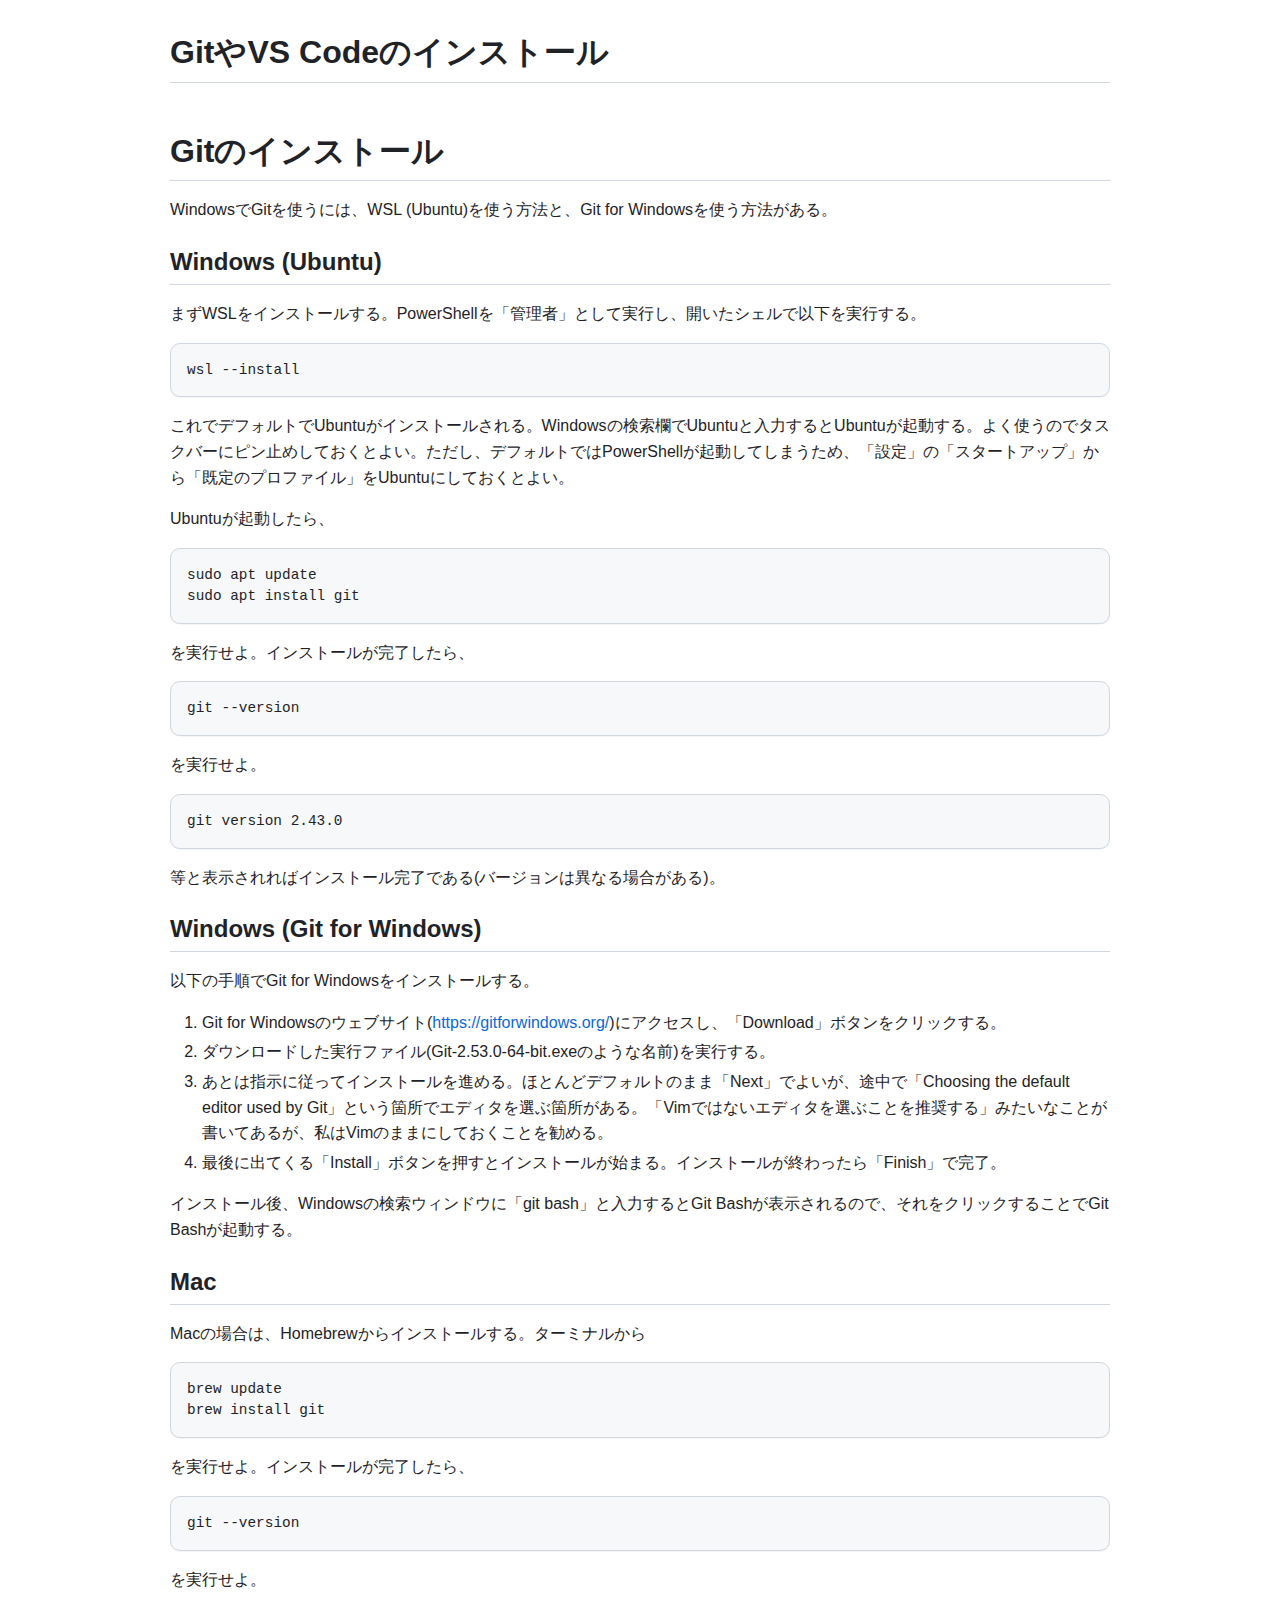
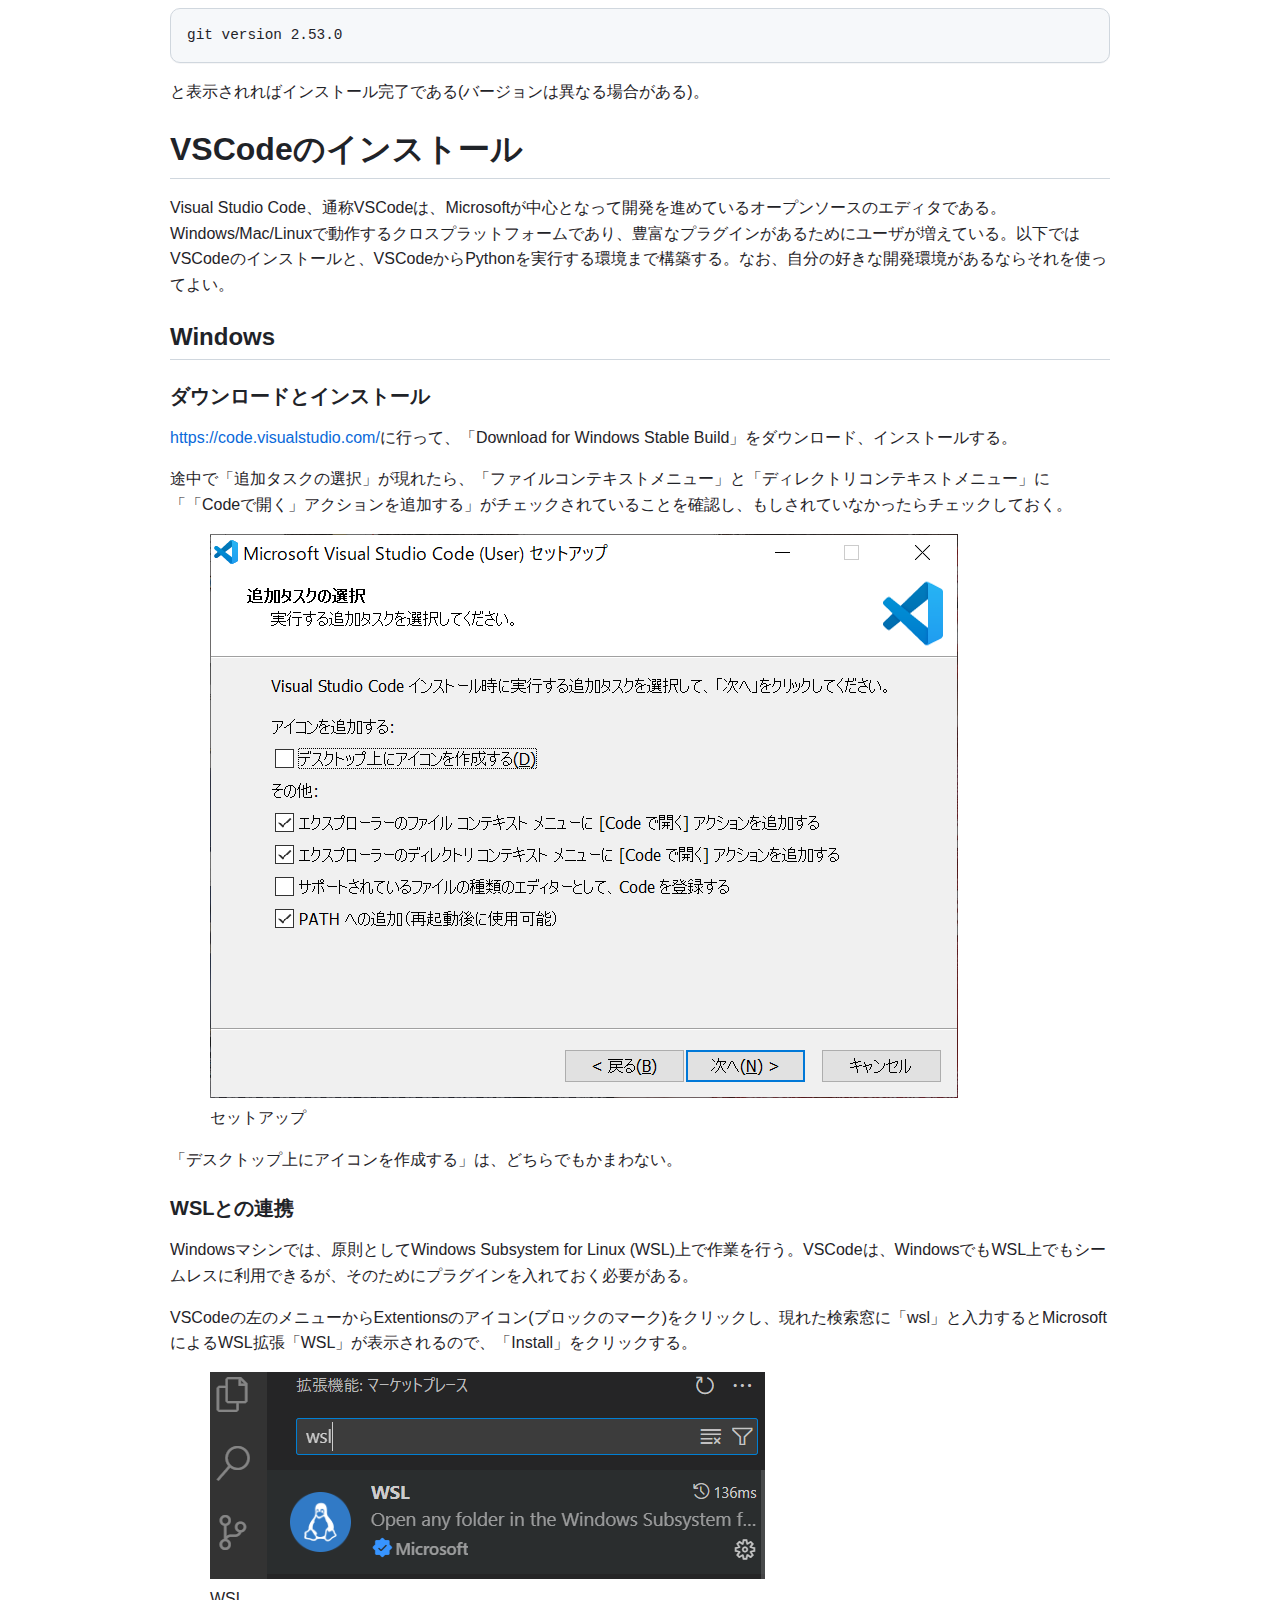
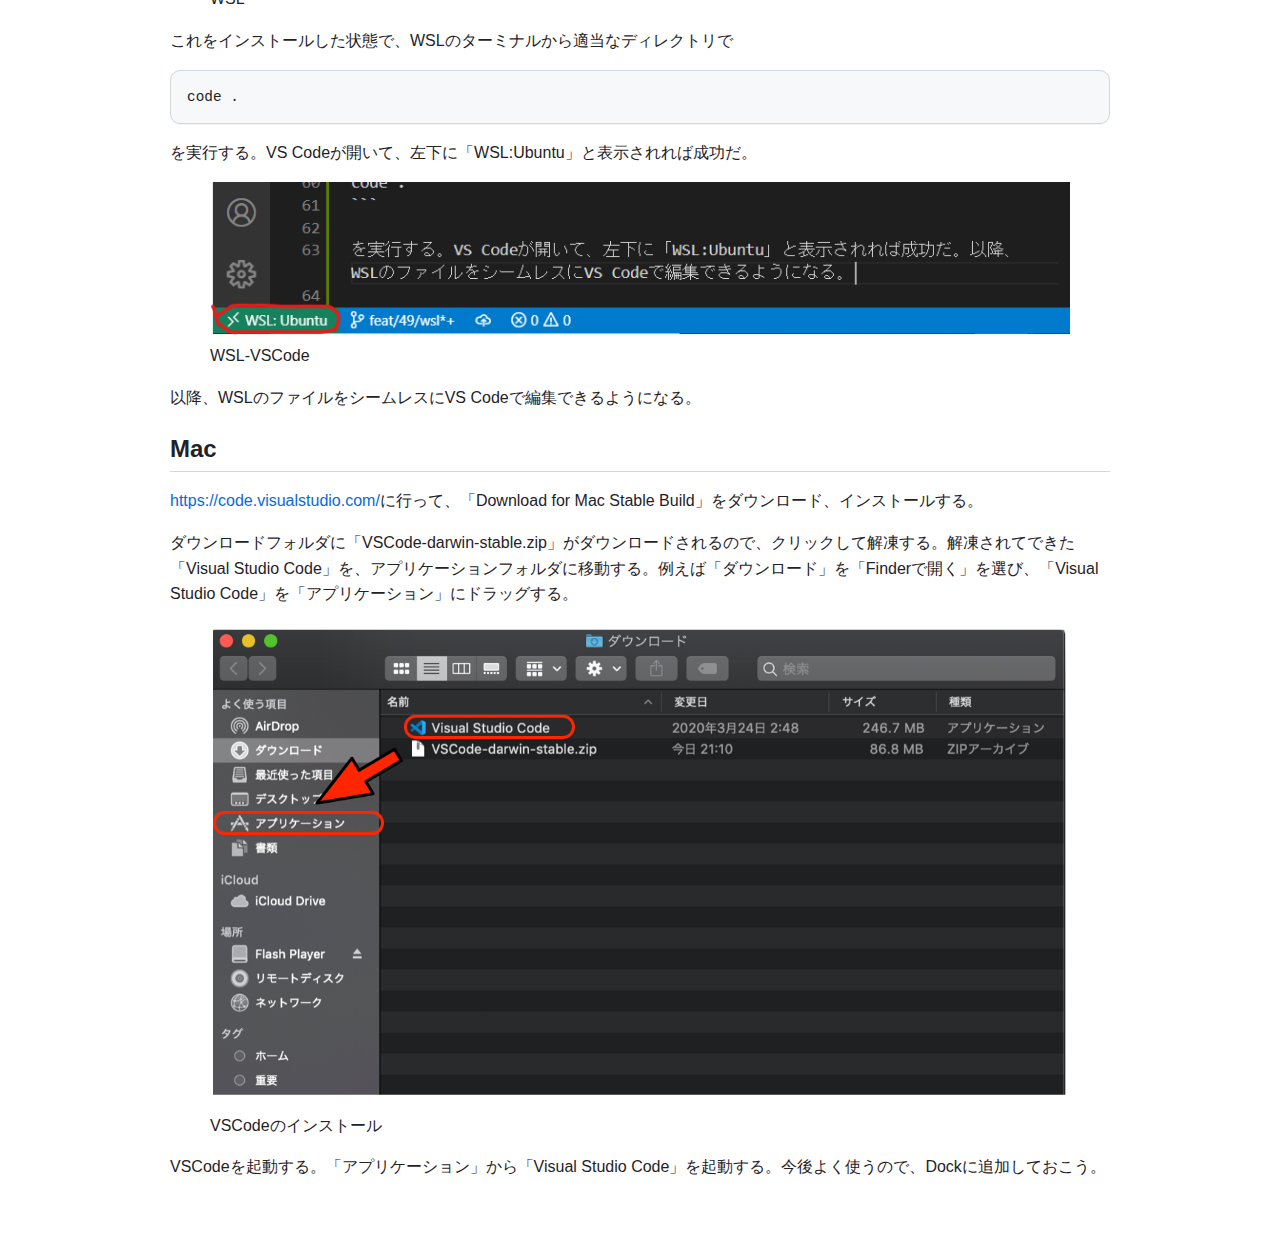
<file: 00-lecture-setup/index.html>
<!DOCTYPE html>
<html>

  <head>
    <meta charset="utf-8">
    <meta name="generator" content="pandoc">
    <meta name="viewport" content="width=device-width, initial-scale=1.0, user-scalable=yes">
                <title>GitやVS Codeのインストール</title>

    <link rel="stylesheet" href="" type="text/css" />

    <meta name="viewport" content="width=device-width, initial-scale=1">

        <!--[if lt IE 9]>
    <script src="//cdnjs.cloudflare.com/ajax/libs/html5shiv/3.7.3/html5shiv-printshiv.min.js"></script>
  <![endif]-->
        <link rel="stylesheet" href="../css/style.css">
    <link href="https://use.fontawesome.com/releases/v5.6.1/css/all.css" rel="stylesheet">
  </head>

  <body>
    <article class="markdown-body">
                  <header>
        <h1 class="title">GitやVS Codeのインストール</h1>
                              </header>
                  <h1 id="gitのインストール">Gitのインストール</h1>
                  <p>WindowsでGitを使うには、WSL
                  (Ubuntu)を使う方法と、Git for
                  Windowsを使う方法がある。</p>
                  <h2 id="windows-ubuntu">Windows (Ubuntu)</h2>
                  <p>まずWSLをインストールする。PowerShellを「管理者」として実行し、開いたシェルで以下を実行する。</p>
                  <div class="sourceCode" id="cb1"><pre
                  class="sourceCode sh"><code class="sourceCode bash"><span id="cb1-1"><a href="#cb1-1" aria-hidden="true" tabindex="-1"></a><span class="ex">wsl</span> <span class="at">--install</span></span></code></pre></div>
                  <p>これでデフォルトでUbuntuがインストールされる。Windowsの検索欄でUbuntuと入力するとUbuntuが起動する。よく使うのでタスクバーにピン止めしておくとよい。ただし、デフォルトではPowerShellが起動してしまうため、「設定」の「スタートアップ」から「既定のプロファイル」をUbuntuにしておくとよい。</p>
                  <p>Ubuntuが起動したら、</p>
                  <div class="sourceCode" id="cb2"><pre
                  class="sourceCode sh"><code class="sourceCode bash"><span id="cb2-1"><a href="#cb2-1" aria-hidden="true" tabindex="-1"></a><span class="fu">sudo</span> apt update</span>
<span id="cb2-2"><a href="#cb2-2" aria-hidden="true" tabindex="-1"></a><span class="fu">sudo</span> apt install git</span></code></pre></div>
                  <p>を実行せよ。インストールが完了したら、</p>
                  <div class="sourceCode" id="cb3"><pre
                  class="sourceCode sh"><code class="sourceCode bash"><span id="cb3-1"><a href="#cb3-1" aria-hidden="true" tabindex="-1"></a><span class="fu">git</span> <span class="at">--version</span></span></code></pre></div>
                  <p>を実行せよ。</p>
                  <div class="sourceCode" id="cb4"><pre
                  class="sourceCode txt"><code class="sourceCode default"><span id="cb4-1"><a href="#cb4-1" aria-hidden="true" tabindex="-1"></a>git version 2.43.0</span></code></pre></div>
                  <p>等と表示されればインストール完了である(バージョンは異なる場合がある)。</p>
                  <h2 id="windows-git-for-windows">Windows (Git for
                  Windows)</h2>
                  <p>以下の手順でGit for Windowsをインストールする。</p>
                  <ol type="1">
                  <li>Git for Windowsのウェブサイト(<a
                  href="https://gitforwindows.org/">https://gitforwindows.org/</a>)にアクセスし、「Download」ボタンをクリックする。</li>
                  <li>ダウンロードした実行ファイル(Git-2.53.0-64-bit.exeのような名前)を実行する。</li>
                  <li>あとは指示に従ってインストールを進める。ほとんどデフォルトのまま「Next」でよいが、途中で「Choosing
                  the default editor used by
                  Git」という箇所でエディタを選ぶ箇所がある。「Vimではないエディタを選ぶことを推奨する」みたいなことが書いてあるが、私はVimのままにしておくことを勧める。</li>
                  <li>最後に出てくる「Install」ボタンを押すとインストールが始まる。インストールが終わったら「Finish」で完了。</li>
                  </ol>
                  <p>インストール後、Windowsの検索ウィンドウに「git
                  bash」と入力するとGit
                  Bashが表示されるので、それをクリックすることでGit
                  Bashが起動する。</p>
                  <h2 id="mac">Mac</h2>
                  <p>Macの場合は、Homebrewからインストールする。ターミナルから</p>
                  <div class="sourceCode" id="cb5"><pre
                  class="sourceCode sh"><code class="sourceCode bash"><span id="cb5-1"><a href="#cb5-1" aria-hidden="true" tabindex="-1"></a><span class="ex">brew</span> update</span>
<span id="cb5-2"><a href="#cb5-2" aria-hidden="true" tabindex="-1"></a><span class="ex">brew</span> install git</span></code></pre></div>
                  <p>を実行せよ。インストールが完了したら、</p>
                  <div class="sourceCode" id="cb6"><pre
                  class="sourceCode sh"><code class="sourceCode bash"><span id="cb6-1"><a href="#cb6-1" aria-hidden="true" tabindex="-1"></a><span class="fu">git</span> <span class="at">--version</span></span></code></pre></div>
                  <p>を実行せよ。</p>
                  <div class="sourceCode" id="cb7"><pre
                  class="sourceCode txt"><code class="sourceCode default"><span id="cb7-1"><a href="#cb7-1" aria-hidden="true" tabindex="-1"></a>git version 2.53.0</span></code></pre></div>
                  <p>と表示されればインストール完了である(バージョンは異なる場合がある)。</p>
                  <h1
                  id="vscodeのインストール">VSCodeのインストール</h1>
                  <p>Visual Studio
                  Code、通称VSCodeは、Microsoftが中心となって開発を進めているオープンソースのエディタである。Windows/Mac/Linuxで動作するクロスプラットフォームであり、豊富なプラグインがあるためにユーザが増えている。以下ではVSCodeのインストールと、VSCodeからPythonを実行する環境まで構築する。なお、自分の好きな開発環境があるならそれを使ってよい。</p>
                  <h2 id="windows">Windows</h2>
                  <h3
                  id="ダウンロードとインストール">ダウンロードとインストール</h3>
                  <p><a
                  href="https://code.visualstudio.com/">https://code.visualstudio.com/</a>に行って、「Download
                  for Windows Stable
                  Build」をダウンロード、インストールする。</p>
                  <p>途中で「追加タスクの選択」が現れたら、「ファイルコンテキストメニュー」と「ディレクトリコンテキストメニュー」に「「Codeで開く」アクションを追加する」がチェックされていることを確認し、もしされていなかったらチェックしておく。</p>
                  <figure>
                  <img src="fig/vscode_setup_win.png"
                  alt="セットアップ" />
                  <figcaption
                  aria-hidden="true">セットアップ</figcaption>
                  </figure>
                  <p>「デスクトップ上にアイコンを作成する」は、どちらでもかまわない。</p>
                  <h3 id="wslとの連携">WSLとの連携</h3>
                  <p>Windowsマシンでは、原則としてWindows Subsystem for
                  Linux
                  (WSL)上で作業を行う。VSCodeは、WindowsでもWSL上でもシームレスに利用できるが、そのためにプラグインを入れておく必要がある。</p>
                  <p>VSCodeの左のメニューからExtentionsのアイコン(ブロックのマーク)をクリックし、現れた検索窓に「wsl」と入力するとMicrosoftによるWSL拡張「WSL」が表示されるので、「Install」をクリックする。</p>
                  <figure>
                  <img src="fig/wsl.png" alt="WSL" />
                  <figcaption aria-hidden="true">WSL</figcaption>
                  </figure>
                  <p>これをインストールした状態で、WSLのターミナルから適当なディレクトリで</p>
                  <div class="sourceCode" id="cb8"><pre
                  class="sourceCode sh"><code class="sourceCode bash"><span id="cb8-1"><a href="#cb8-1" aria-hidden="true" tabindex="-1"></a><span class="ex">code</span> .</span></code></pre></div>
                  <p>を実行する。VS
                  Codeが開いて、左下に「WSL:Ubuntu」と表示されれば成功だ。</p>
                  <figure>
                  <img src="fig/wsl_vscode.png" alt="WSL-VSCode" />
                  <figcaption aria-hidden="true">WSL-VSCode</figcaption>
                  </figure>
                  <p>以降、WSLのファイルをシームレスにVS
                  Codeで編集できるようになる。</p>
                  <h2 id="mac-1">Mac</h2>
                  <p><a
                  href="https://code.visualstudio.com/">https://code.visualstudio.com/</a>に行って、「Download
                  for Mac Stable
                  Build」をダウンロード、インストールする。</p>
                  <p>ダウンロードフォルダに「VSCode-darwin-stable.zip」がダウンロードされるので、クリックして解凍する。解凍されてできた「Visual
                  Studio
                  Code」を、アプリケーションフォルダに移動する。例えば「ダウンロード」を「Finderで開く」を選び、「Visual
                  Studio
                  Code」を「アプリケーション」にドラッグする。</p>
                  <figure>
                  <img src="fig/vscode_install_mac.png"
                  alt="VSCodeのインストール" />
                  <figcaption
                  aria-hidden="true">VSCodeのインストール</figcaption>
                  </figure>
                  <p>VSCodeを起動する。「アプリケーション」から「Visual
                  Studio
                  Code」を起動する。今後よく使うので、Dockに追加しておこう。</p>
          </article>
  </body>

  </html>
</file>
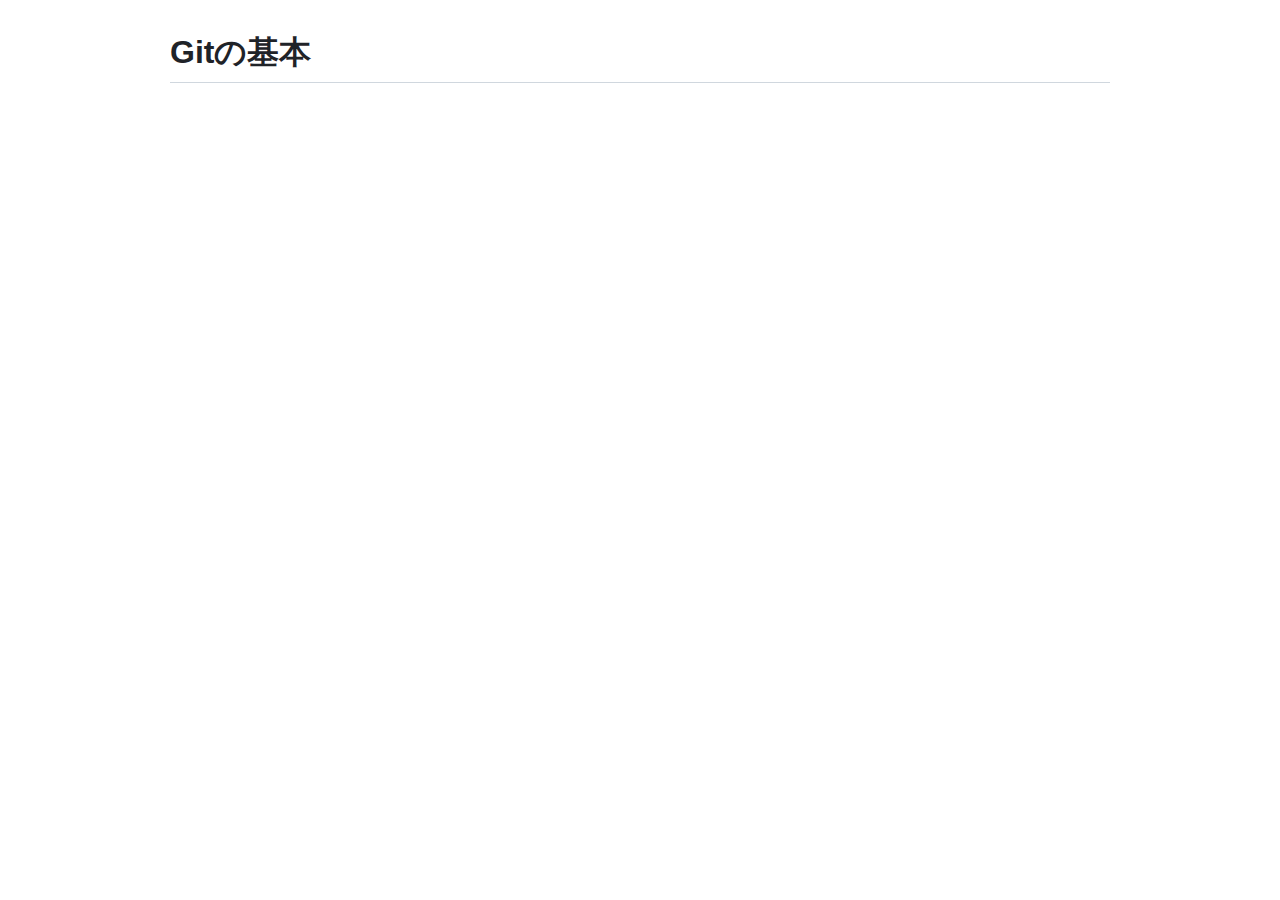
<file: 01-lecture-git-basic/index.html>
<!DOCTYPE html>
<html>

  <head>
    <meta charset="utf-8">
    <meta name="generator" content="pandoc">
    <meta name="viewport" content="width=device-width, initial-scale=1.0, user-scalable=yes">
                <title>Gitの基本</title>

    <link rel="stylesheet" href="" type="text/css" />

    <meta name="viewport" content="width=device-width, initial-scale=1">

        <!--[if lt IE 9]>
    <script src="//cdnjs.cloudflare.com/ajax/libs/html5shiv/3.7.3/html5shiv-printshiv.min.js"></script>
  <![endif]-->
        <link rel="stylesheet" href="../css/style.css">
    <link href="https://use.fontawesome.com/releases/v5.6.1/css/all.css" rel="stylesheet">
  </head>

  <body>
    <article class="markdown-body">
                  <header>
        <h1 class="title">Gitの基本</h1>
                              </header>
                  
          </article>
  </body>

  </html>
</file>
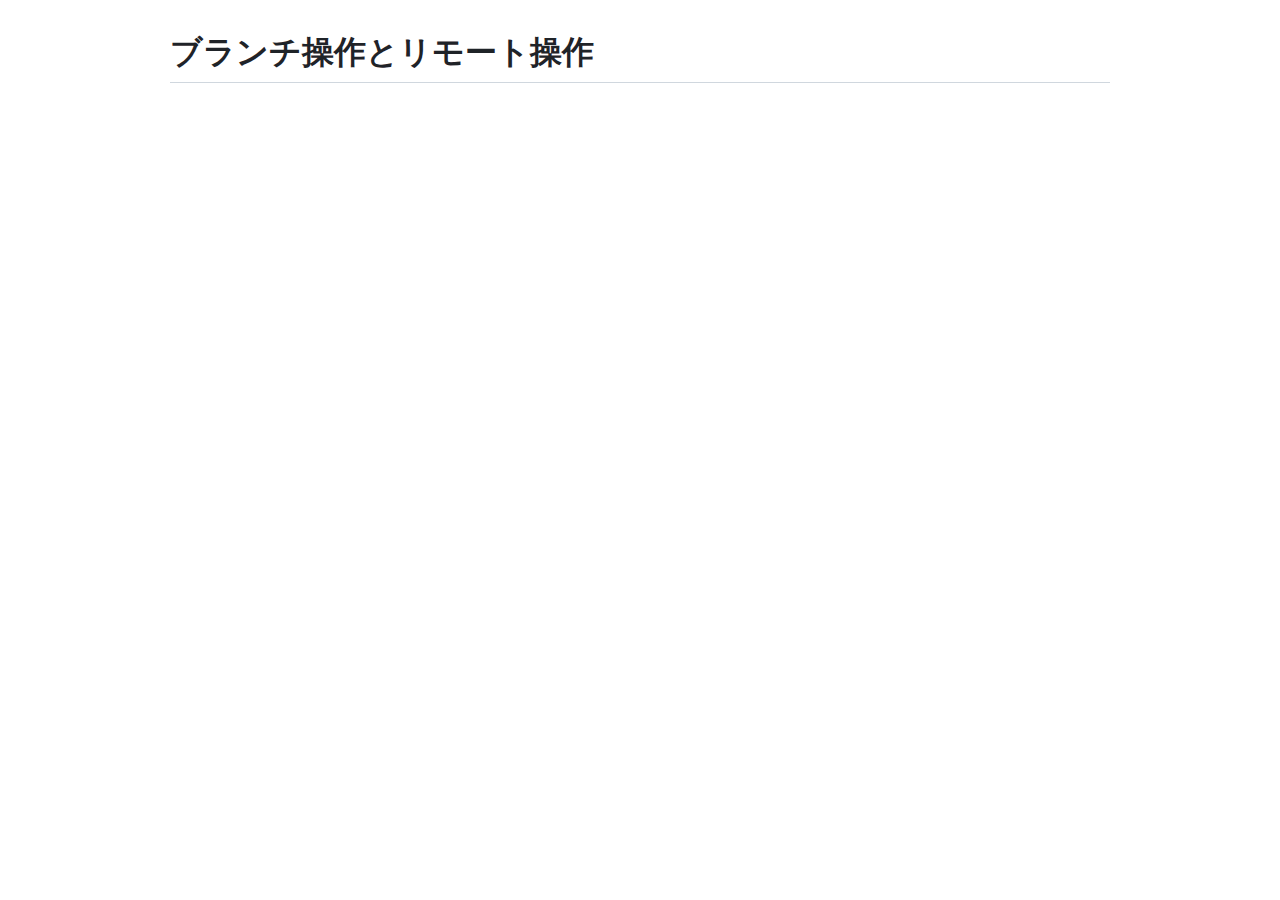
<file: 02-lecture-git-advanced/index.html>
<!DOCTYPE html>
<html>

  <head>
    <meta charset="utf-8">
    <meta name="generator" content="pandoc">
    <meta name="viewport" content="width=device-width, initial-scale=1.0, user-scalable=yes">
                <title>ブランチ操作とリモート操作</title>

    <link rel="stylesheet" href="" type="text/css" />

    <meta name="viewport" content="width=device-width, initial-scale=1">

        <!--[if lt IE 9]>
    <script src="//cdnjs.cloudflare.com/ajax/libs/html5shiv/3.7.3/html5shiv-printshiv.min.js"></script>
  <![endif]-->
        <link rel="stylesheet" href="../css/style.css">
    <link href="https://use.fontawesome.com/releases/v5.6.1/css/all.css" rel="stylesheet">
  </head>

  <body>
    <article class="markdown-body">
                  <header>
        <h1 class="title">ブランチ操作とリモート操作</h1>
                              </header>
                  
          </article>
  </body>

  </html>
</file>
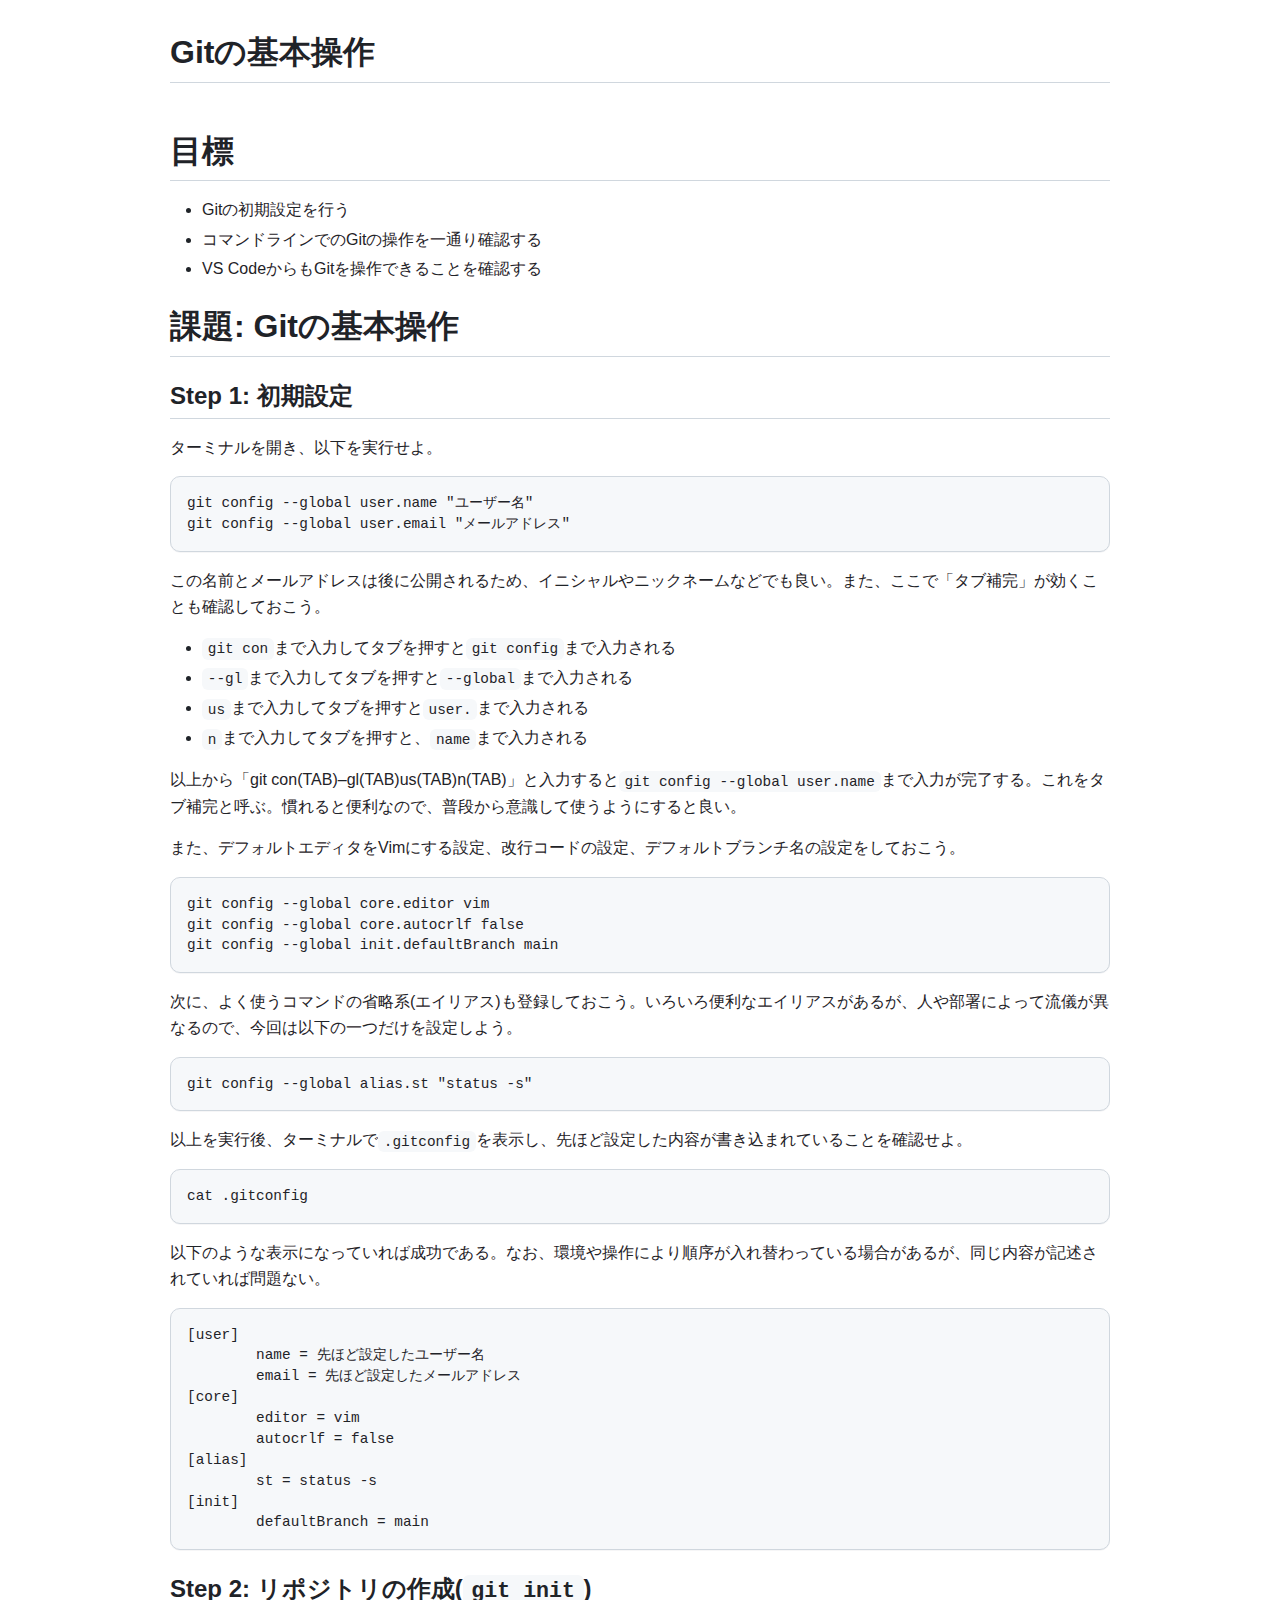
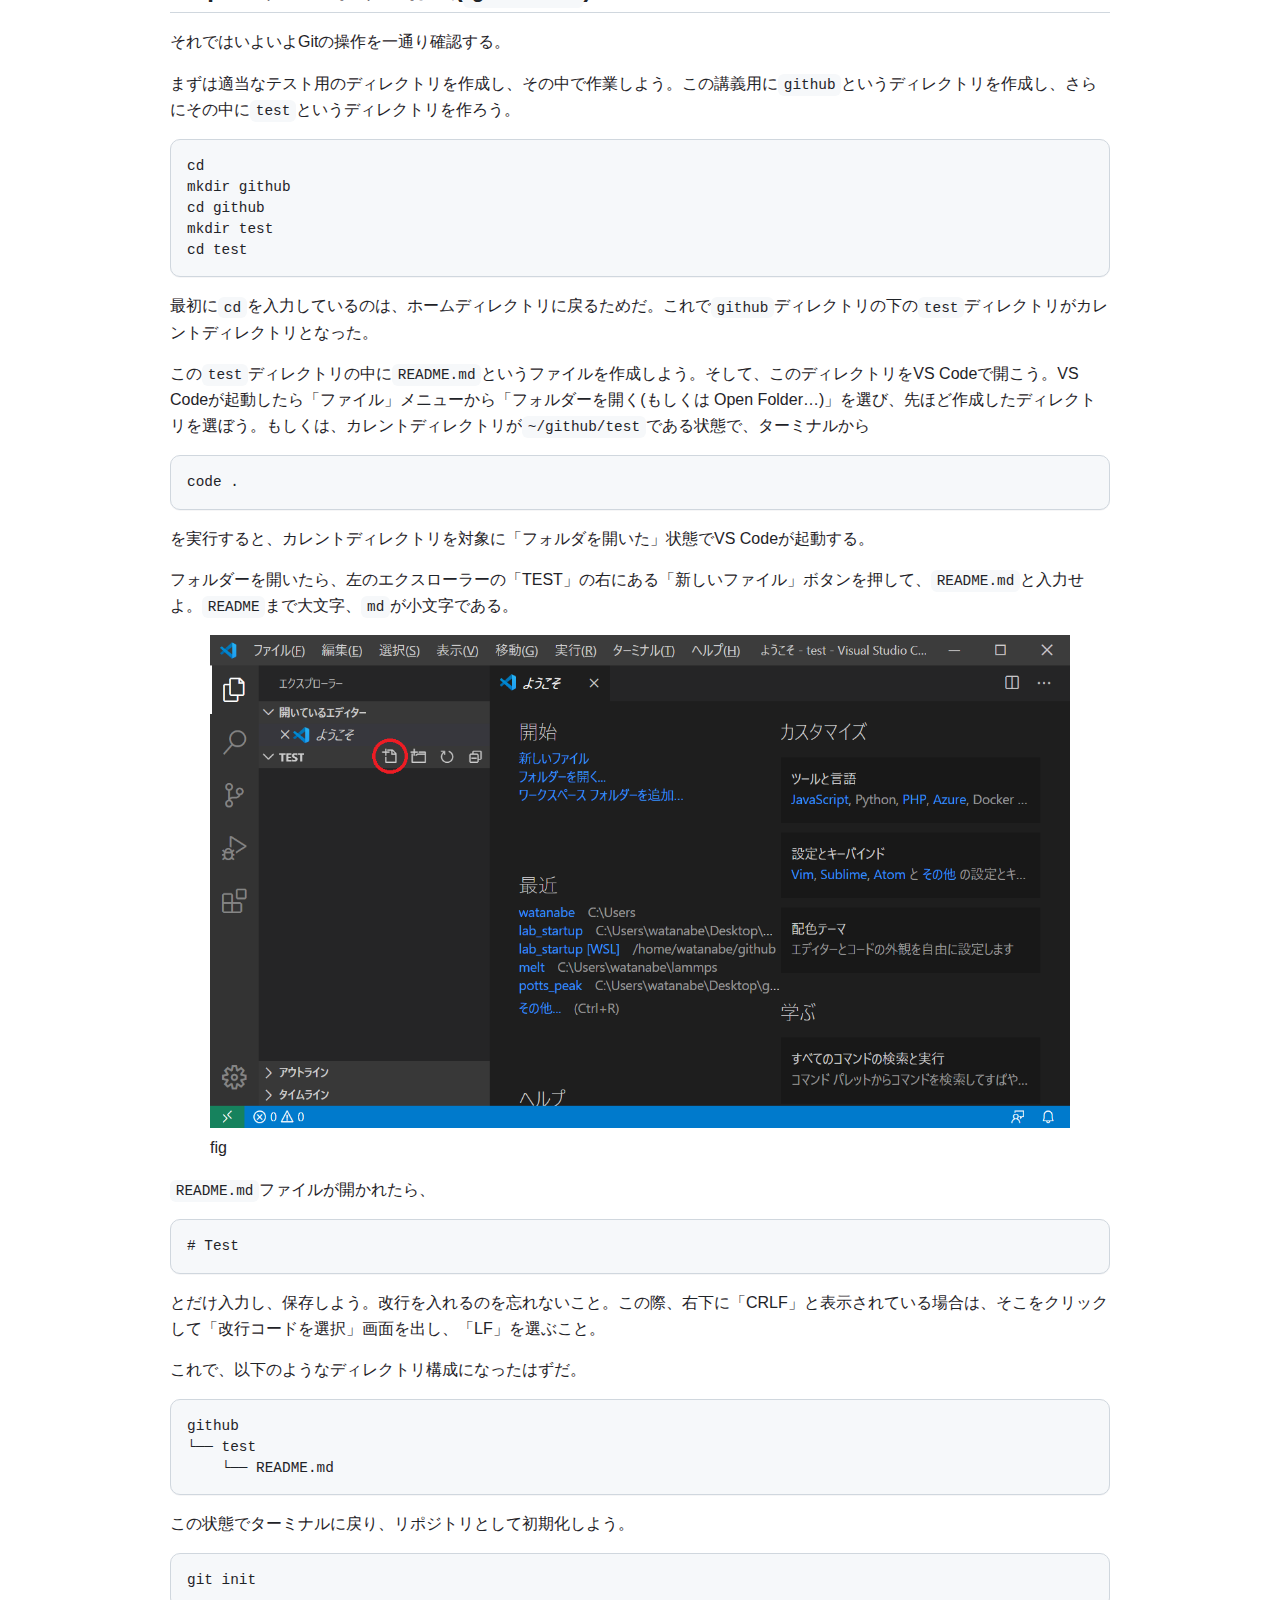
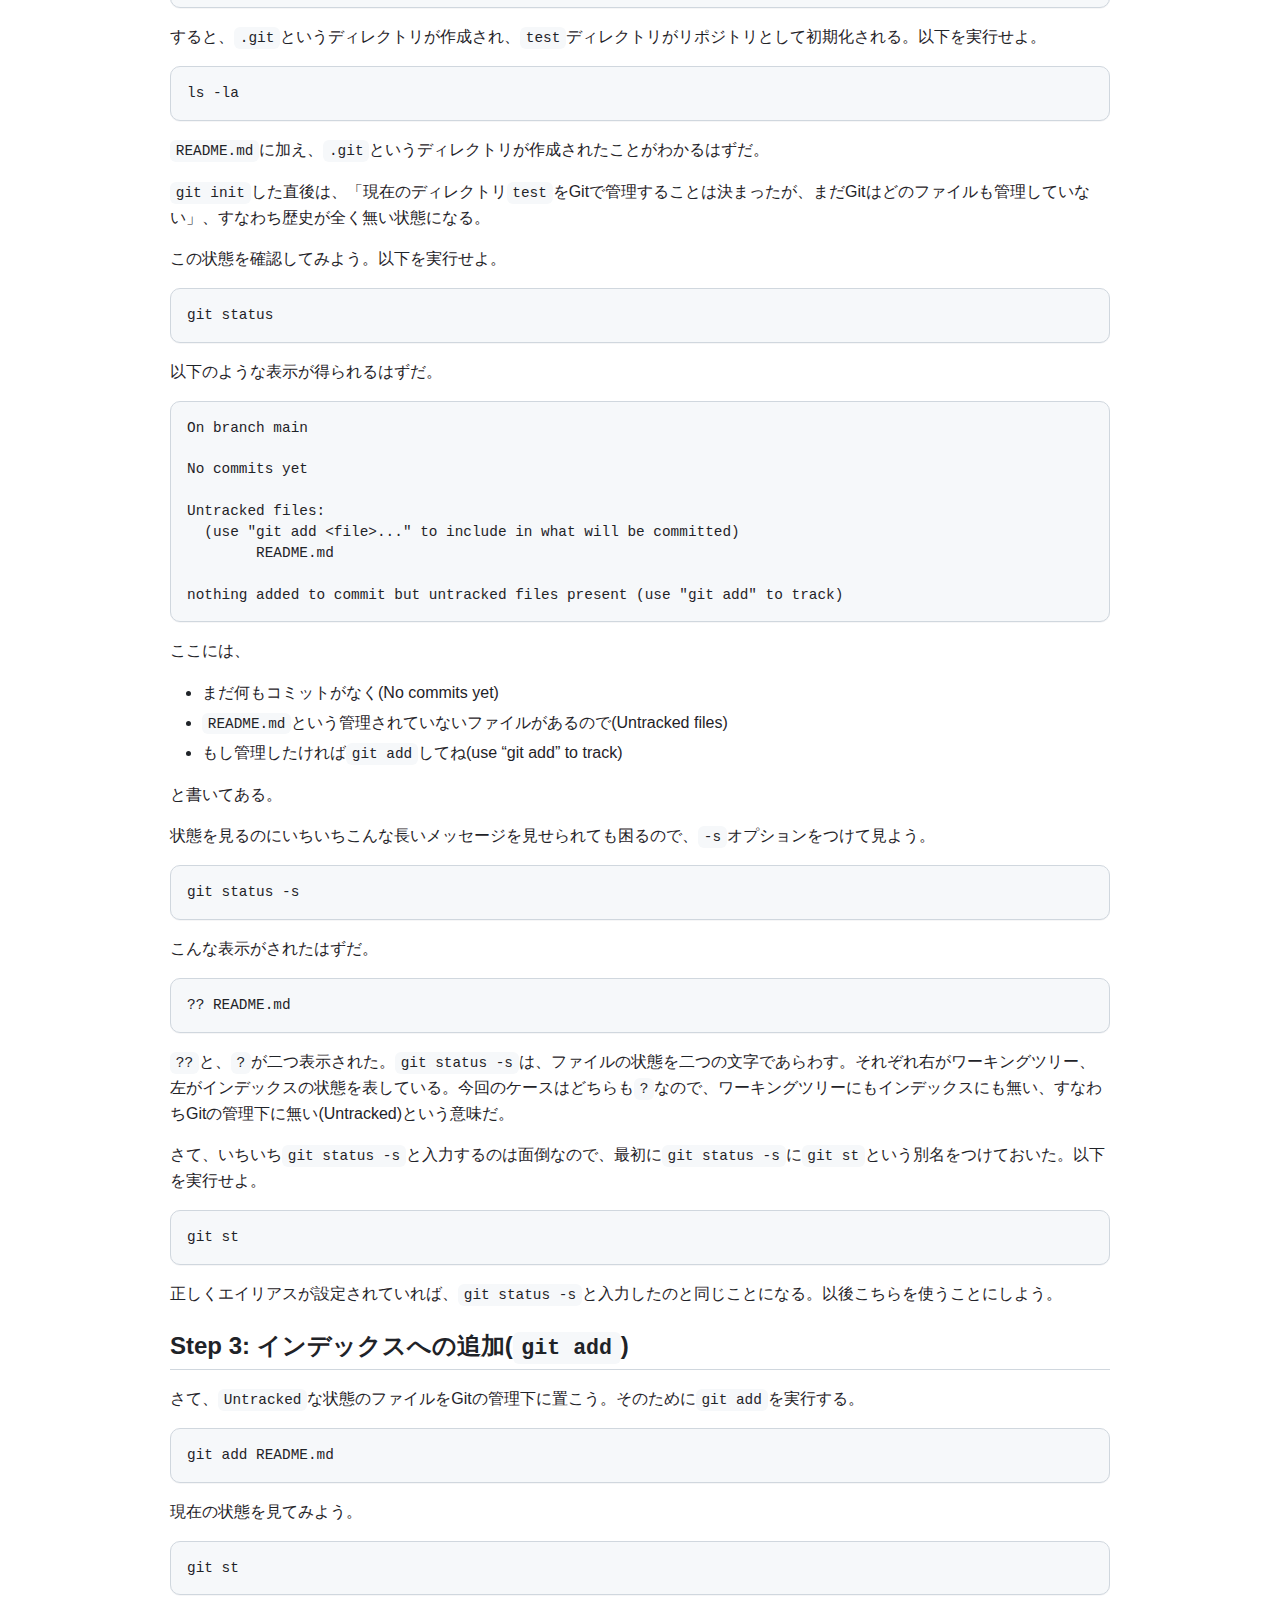
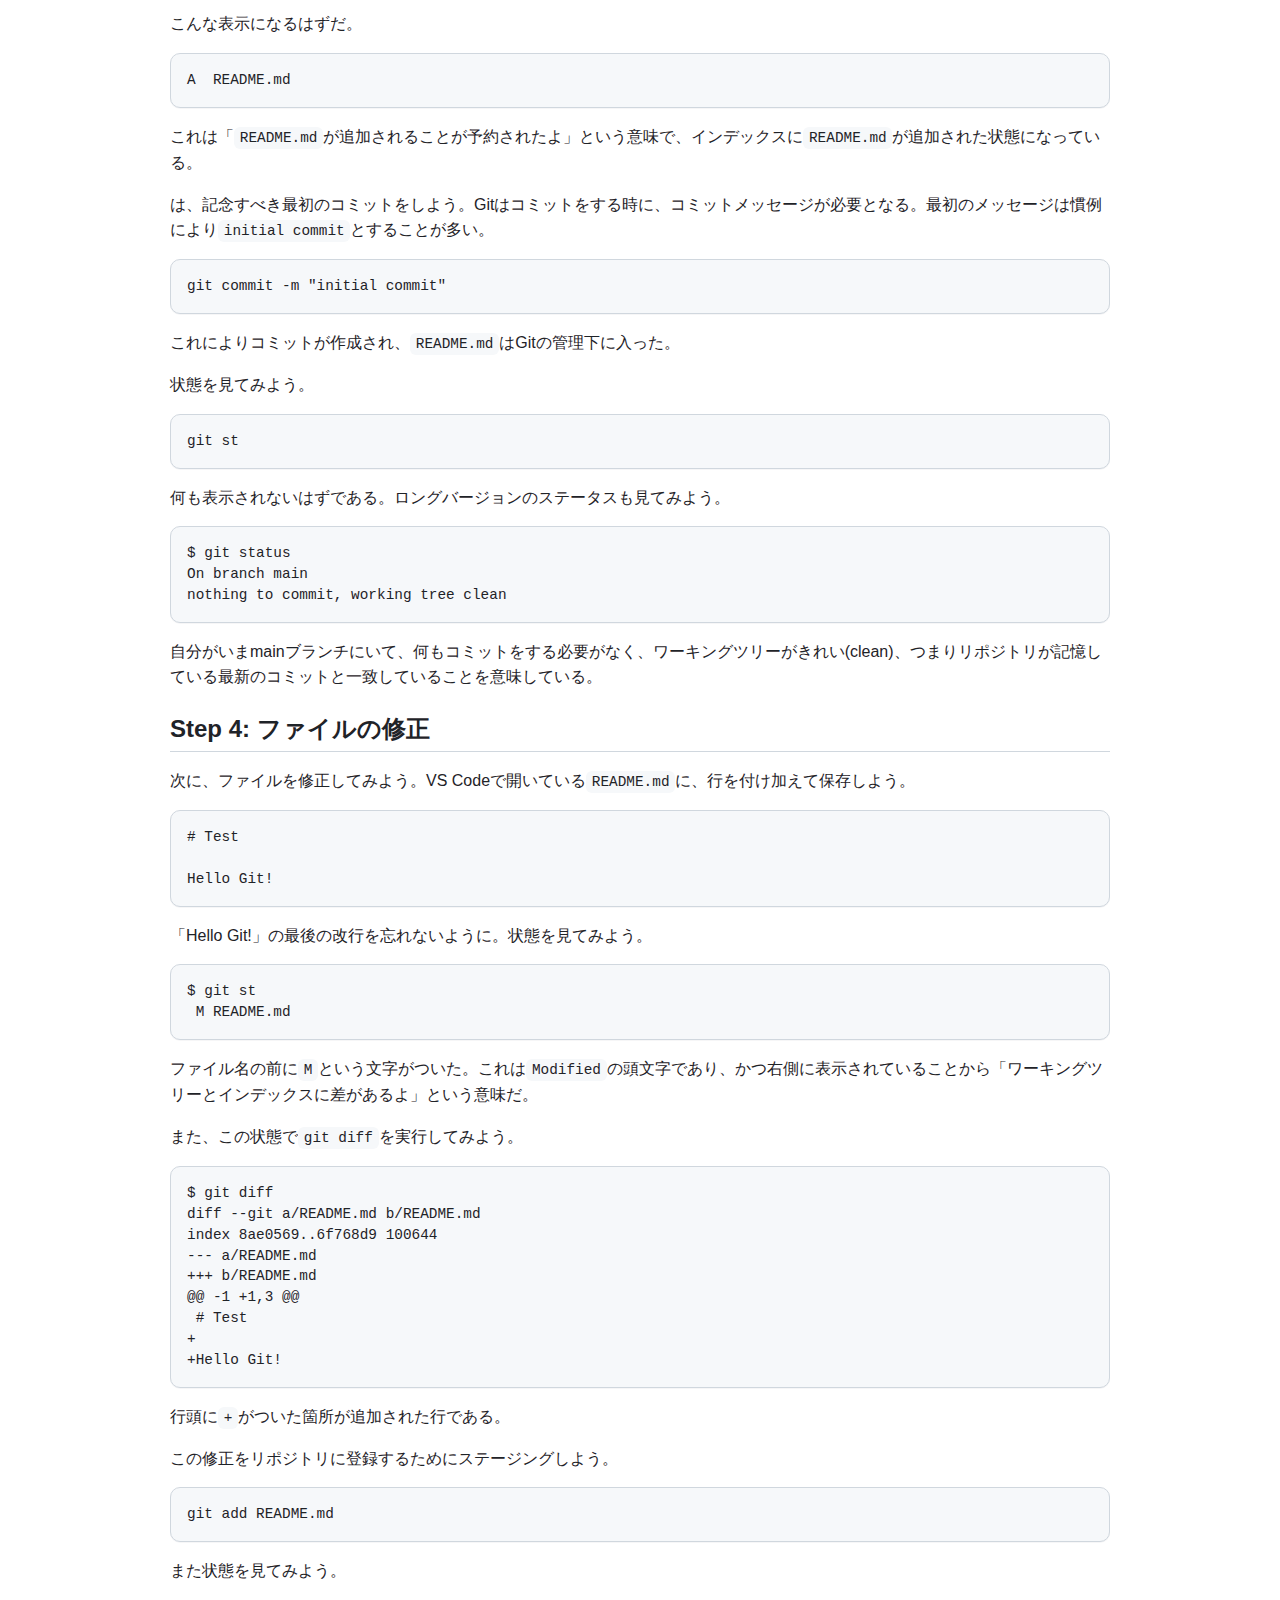
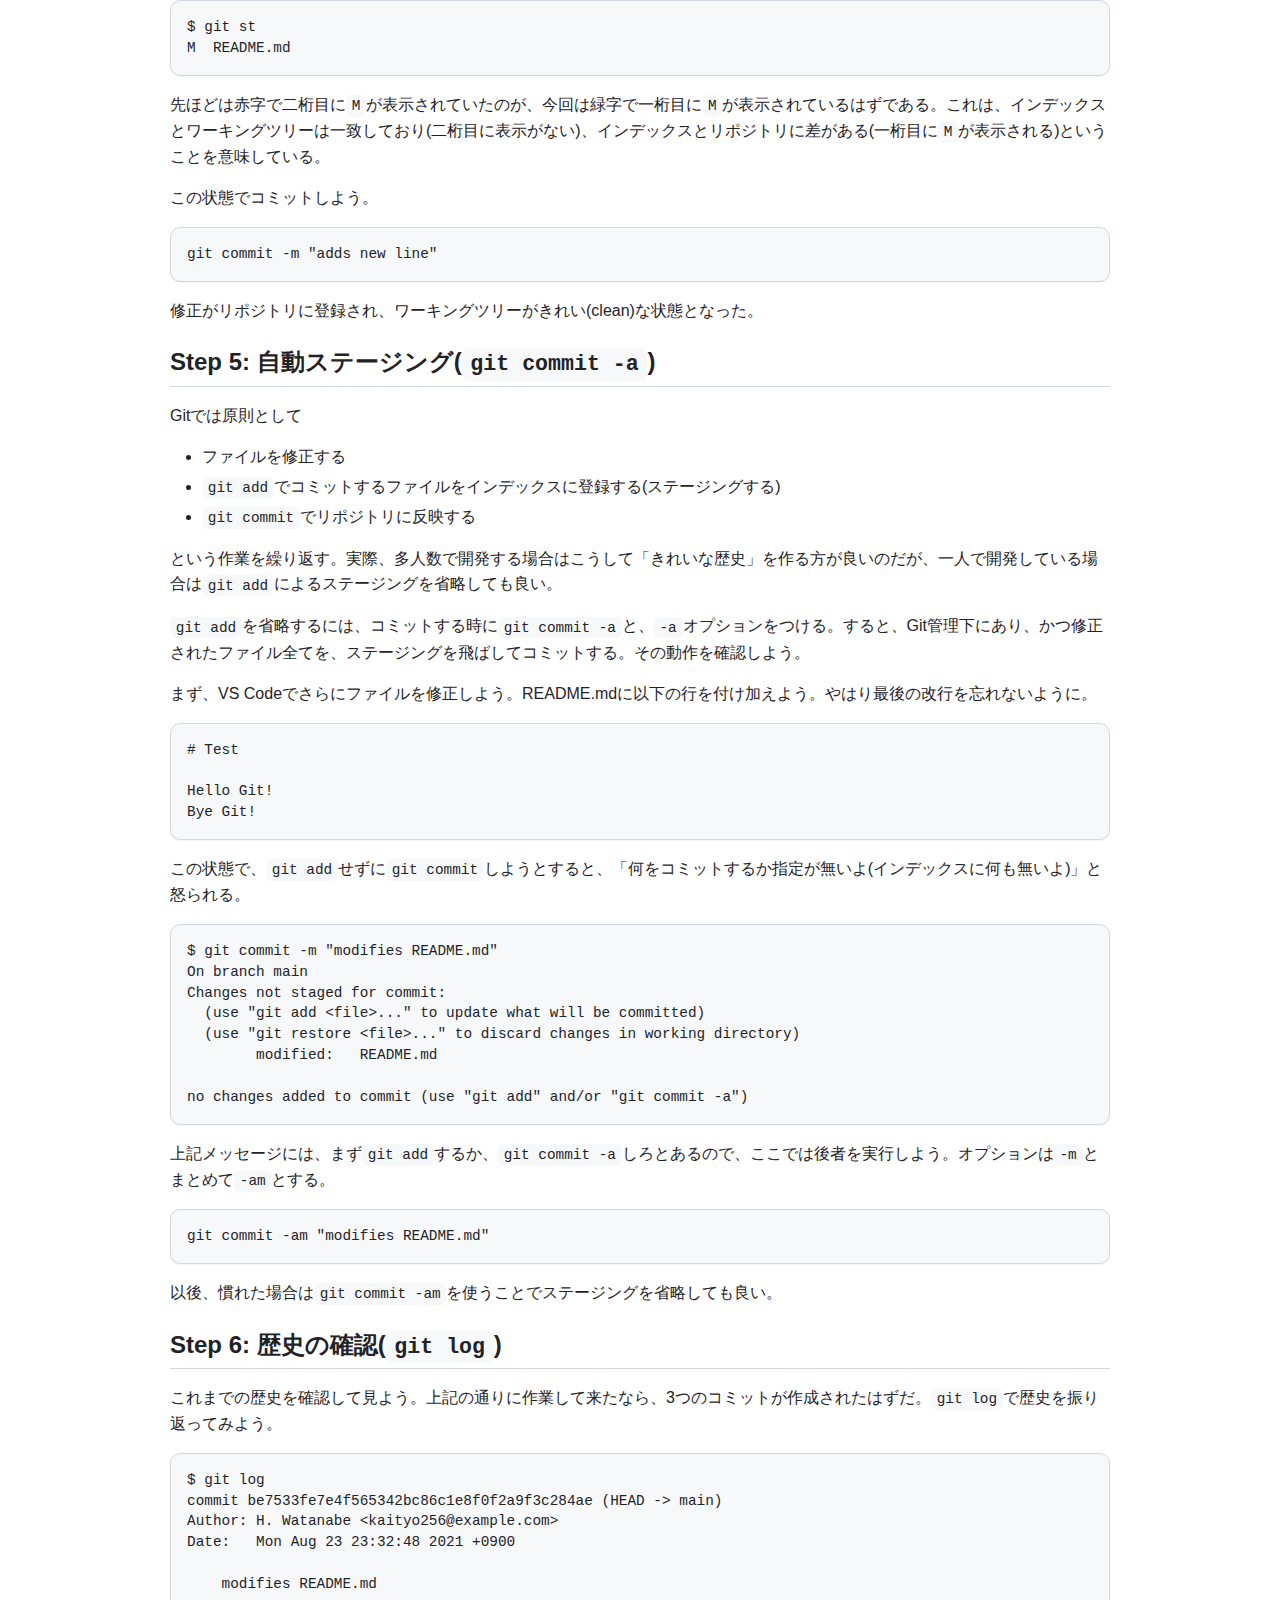
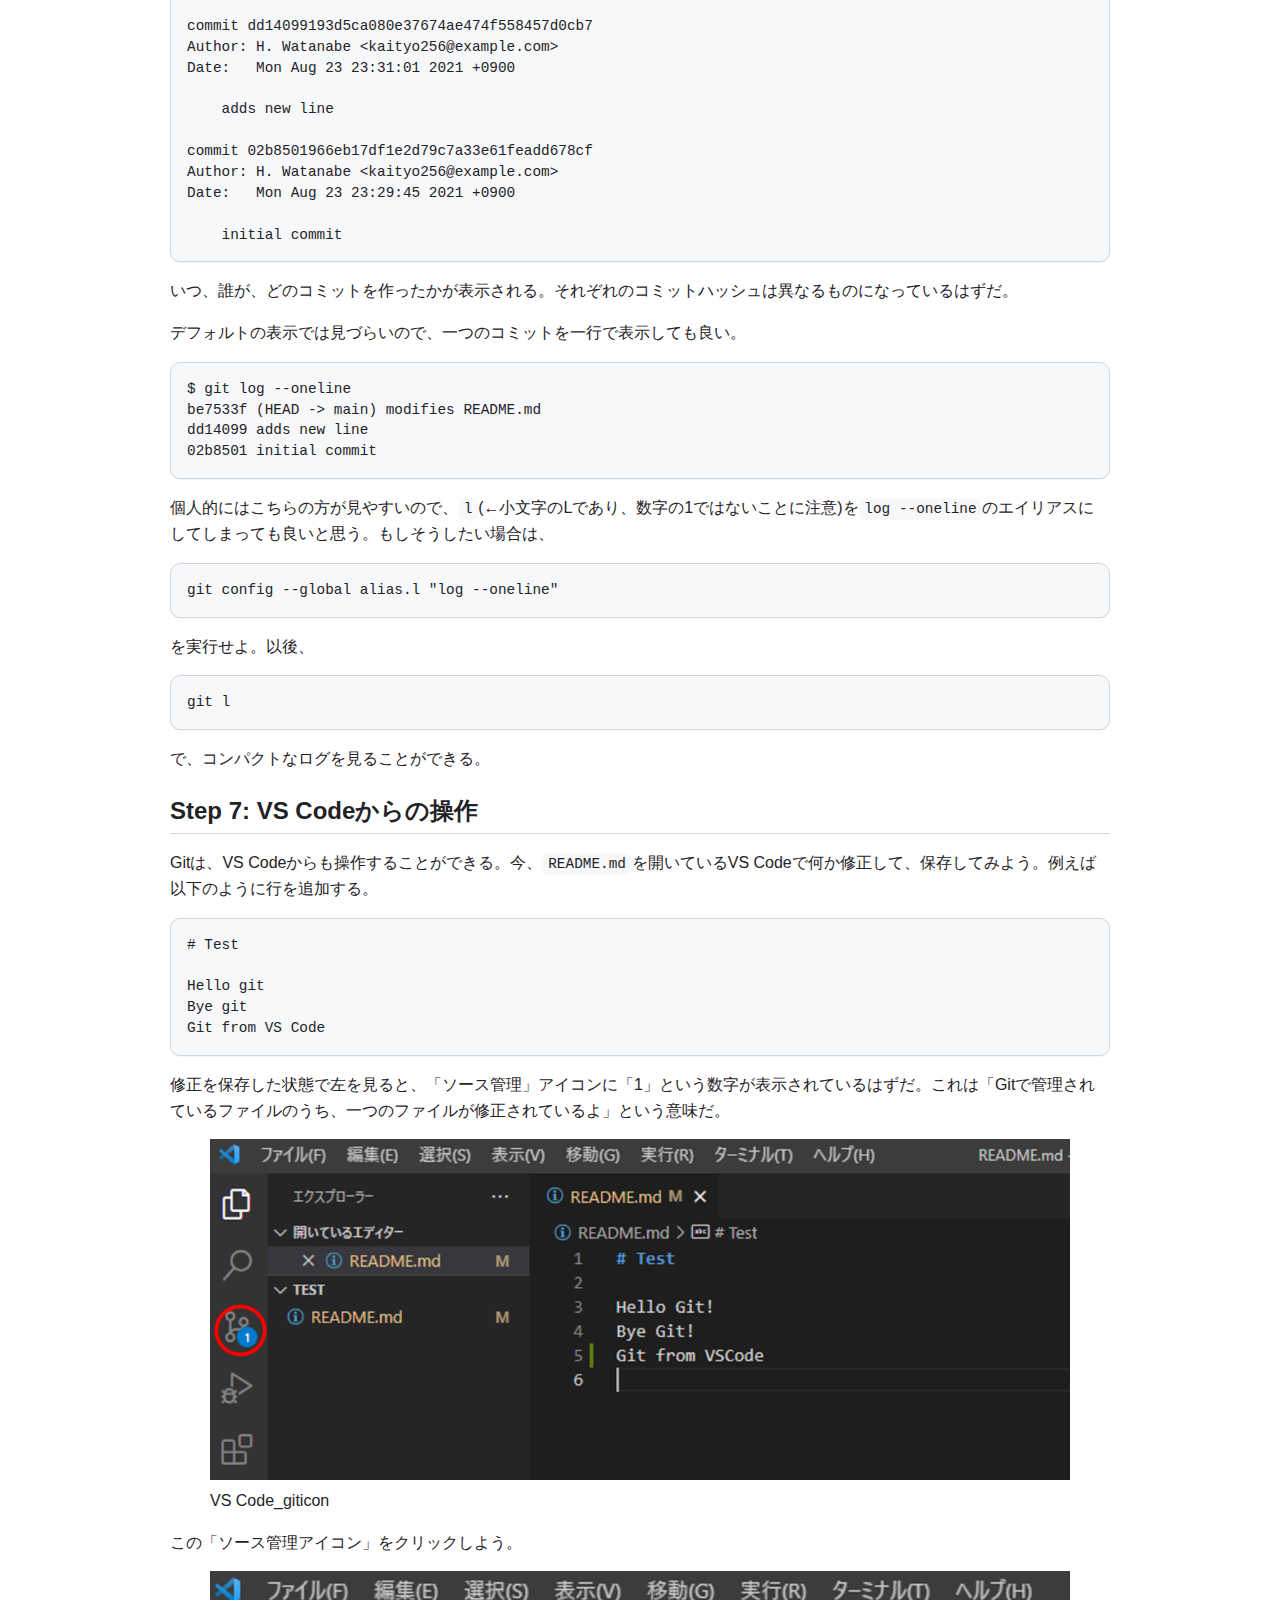
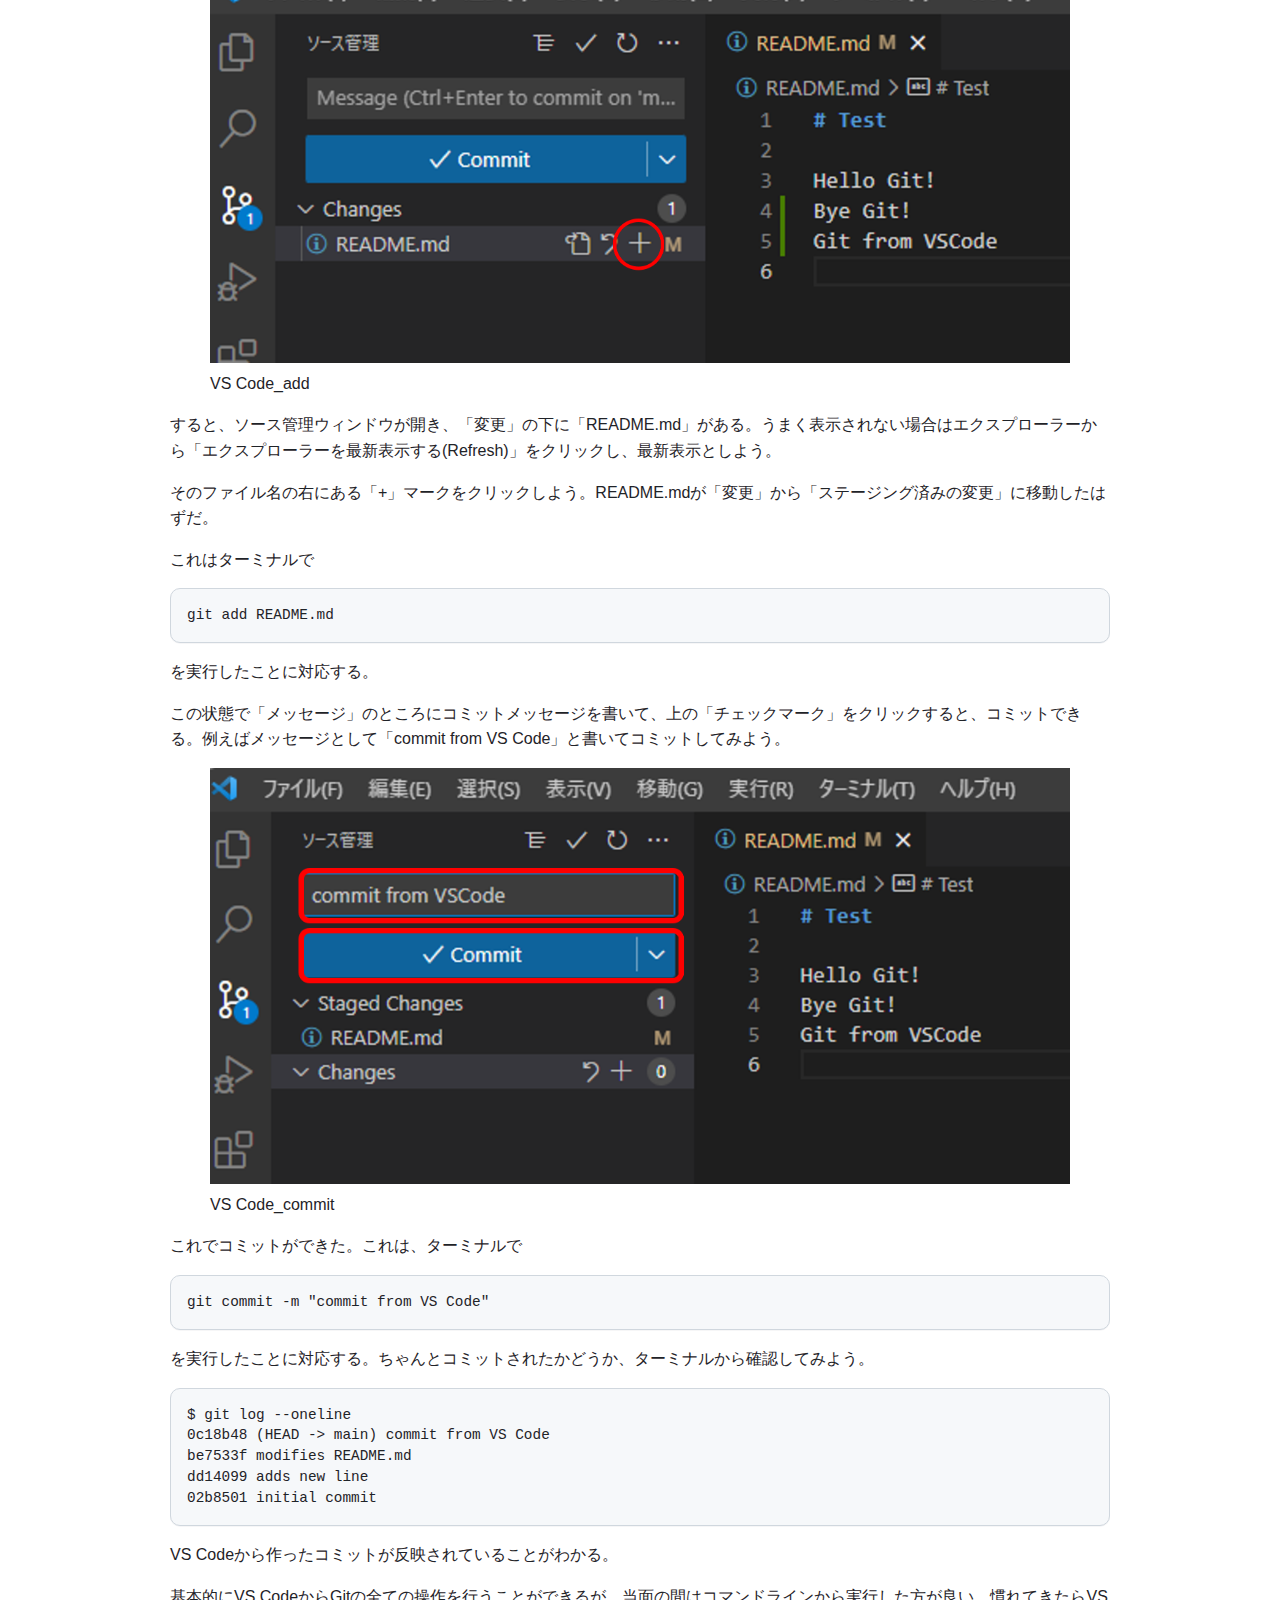
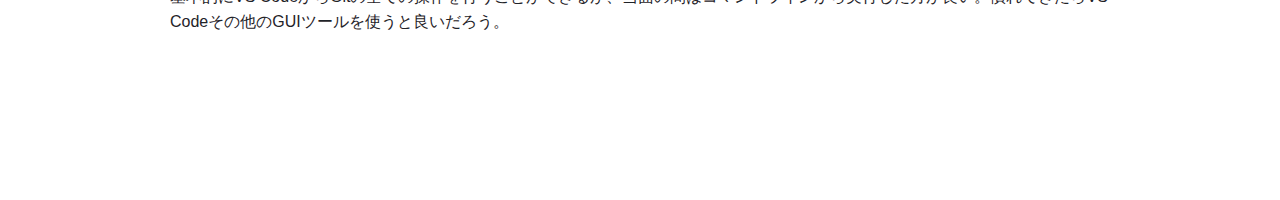
<file: 04-practice-git/index.html>
<!DOCTYPE html>
<html>

  <head>
    <meta charset="utf-8">
    <meta name="generator" content="pandoc">
    <meta name="viewport" content="width=device-width, initial-scale=1.0, user-scalable=yes">
                <title>Gitの基本操作</title>

    <link rel="stylesheet" href="" type="text/css" />

    <meta name="viewport" content="width=device-width, initial-scale=1">

        <!--[if lt IE 9]>
    <script src="//cdnjs.cloudflare.com/ajax/libs/html5shiv/3.7.3/html5shiv-printshiv.min.js"></script>
  <![endif]-->
        <link rel="stylesheet" href="../css/style.css">
    <link href="https://use.fontawesome.com/releases/v5.6.1/css/all.css" rel="stylesheet">
  </head>

  <body>
    <article class="markdown-body">
                  <header>
        <h1 class="title">Gitの基本操作</h1>
                              </header>
                  <h1 id="目標">目標</h1>
                  <ul>
                  <li>Gitの初期設定を行う</li>
                  <li>コマンドラインでのGitの操作を一通り確認する</li>
                  <li>VS CodeからもGitを操作できることを確認する</li>
                  </ul>
                  <h1 id="課題-gitの基本操作">課題: Gitの基本操作</h1>
                  <h2 id="step-1-初期設定">Step 1: 初期設定</h2>
                  <p>ターミナルを開き、以下を実行せよ。</p>
                  <div class="sourceCode" id="cb1"><pre
                  class="sourceCode sh"><code class="sourceCode bash"><span id="cb1-1"><a href="#cb1-1" aria-hidden="true" tabindex="-1"></a><span class="fu">git</span> config <span class="at">--global</span> user.name <span class="st">&quot;ユーザー名&quot;</span></span>
<span id="cb1-2"><a href="#cb1-2" aria-hidden="true" tabindex="-1"></a><span class="fu">git</span> config <span class="at">--global</span> user.email <span class="st">&quot;メールアドレス&quot;</span></span></code></pre></div>
                  <p>この名前とメールアドレスは後に公開されるため、イニシャルやニックネームなどでも良い。また、ここで「タブ補完」が効くことも確認しておこう。</p>
                  <ul>
                  <li><code>git con</code>まで入力してタブを押すと<code>git config</code>まで入力される</li>
                  <li><code>--gl</code>まで入力してタブを押すと<code>--global</code>まで入力される</li>
                  <li><code>us</code>まで入力してタブを押すと<code>user.</code>まで入力される</li>
                  <li><code>n</code>まで入力してタブを押すと、<code>name</code>まで入力される</li>
                  </ul>
                  <p>以上から「git
                  con(TAB)–gl(TAB)us(TAB)n(TAB)」と入力すると<code>git config --global user.name</code>まで入力が完了する。これをタブ補完と呼ぶ。慣れると便利なので、普段から意識して使うようにすると良い。</p>
                  <p>また、デフォルトエディタをVimにする設定、改行コードの設定、デフォルトブランチ名の設定をしておこう。</p>
                  <div class="sourceCode" id="cb2"><pre
                  class="sourceCode sh"><code class="sourceCode bash"><span id="cb2-1"><a href="#cb2-1" aria-hidden="true" tabindex="-1"></a><span class="fu">git</span> config <span class="at">--global</span> core.editor vim</span>
<span id="cb2-2"><a href="#cb2-2" aria-hidden="true" tabindex="-1"></a><span class="fu">git</span> config <span class="at">--global</span> core.autocrlf false</span>
<span id="cb2-3"><a href="#cb2-3" aria-hidden="true" tabindex="-1"></a><span class="fu">git</span> config <span class="at">--global</span> init.defaultBranch main</span></code></pre></div>
                  <p>次に、よく使うコマンドの省略系(エイリアス)も登録しておこう。いろいろ便利なエイリアスがあるが、人や部署によって流儀が異なるので、今回は以下の一つだけを設定しよう。</p>
                  <div class="sourceCode" id="cb3"><pre
                  class="sourceCode sh"><code class="sourceCode bash"><span id="cb3-1"><a href="#cb3-1" aria-hidden="true" tabindex="-1"></a><span class="fu">git</span> config <span class="at">--global</span> alias.st <span class="st">&quot;status -s&quot;</span></span></code></pre></div>
                  <p>以上を実行後、ターミナルで<code>.gitconfig</code>を表示し、先ほど設定した内容が書き込まれていることを確認せよ。</p>
                  <div class="sourceCode" id="cb4"><pre
                  class="sourceCode sh"><code class="sourceCode bash"><span id="cb4-1"><a href="#cb4-1" aria-hidden="true" tabindex="-1"></a><span class="fu">cat</span> .gitconfig</span></code></pre></div>
                  <p>以下のような表示になっていれば成功である。なお、環境や操作により順序が入れ替わっている場合があるが、同じ内容が記述されていれば問題ない。</p>
                  <div class="sourceCode" id="cb5"><pre
                  class="sourceCode txt"><code class="sourceCode default"><span id="cb5-1"><a href="#cb5-1" aria-hidden="true" tabindex="-1"></a>[user]</span>
<span id="cb5-2"><a href="#cb5-2" aria-hidden="true" tabindex="-1"></a>        name = 先ほど設定したユーザー名</span>
<span id="cb5-3"><a href="#cb5-3" aria-hidden="true" tabindex="-1"></a>        email = 先ほど設定したメールアドレス</span>
<span id="cb5-4"><a href="#cb5-4" aria-hidden="true" tabindex="-1"></a>[core]</span>
<span id="cb5-5"><a href="#cb5-5" aria-hidden="true" tabindex="-1"></a>        editor = vim</span>
<span id="cb5-6"><a href="#cb5-6" aria-hidden="true" tabindex="-1"></a>        autocrlf = false</span>
<span id="cb5-7"><a href="#cb5-7" aria-hidden="true" tabindex="-1"></a>[alias]</span>
<span id="cb5-8"><a href="#cb5-8" aria-hidden="true" tabindex="-1"></a>        st = status -s</span>
<span id="cb5-9"><a href="#cb5-9" aria-hidden="true" tabindex="-1"></a>[init]</span>
<span id="cb5-10"><a href="#cb5-10" aria-hidden="true" tabindex="-1"></a>        defaultBranch = main        </span></code></pre></div>
                  <h2 id="step-2-リポジトリの作成git-init">Step 2:
                  リポジトリの作成(<code>git init</code>)</h2>
                  <p>それではいよいよGitの操作を一通り確認する。</p>
                  <p>まずは適当なテスト用のディレクトリを作成し、その中で作業しよう。この講義用に<code>github</code>というディレクトリを作成し、さらにその中に<code>test</code>というディレクトリを作ろう。</p>
                  <div class="sourceCode" id="cb6"><pre
                  class="sourceCode sh"><code class="sourceCode bash"><span id="cb6-1"><a href="#cb6-1" aria-hidden="true" tabindex="-1"></a><span class="bu">cd</span></span>
<span id="cb6-2"><a href="#cb6-2" aria-hidden="true" tabindex="-1"></a><span class="fu">mkdir</span> github</span>
<span id="cb6-3"><a href="#cb6-3" aria-hidden="true" tabindex="-1"></a><span class="bu">cd</span> github</span>
<span id="cb6-4"><a href="#cb6-4" aria-hidden="true" tabindex="-1"></a><span class="fu">mkdir</span> test</span>
<span id="cb6-5"><a href="#cb6-5" aria-hidden="true" tabindex="-1"></a><span class="bu">cd</span> test</span></code></pre></div>
                  <p>最初に<code>cd</code>を入力しているのは、ホームディレクトリに戻るためだ。これで<code>github</code>ディレクトリの下の<code>test</code>ディレクトリがカレントディレクトリとなった。</p>
                  <p>この<code>test</code>ディレクトリの中に<code>README.md</code>というファイルを作成しよう。そして、このディレクトリをVS
                  Codeで開こう。VS
                  Codeが起動したら「ファイル」メニューから「フォルダーを開く(もしくは
                  Open
                  Folder…)」を選び、先ほど作成したディレクトリを選ぼう。もしくは、カレントディレクトリが<code>~/github/test</code>である状態で、ターミナルから</p>
                  <div class="sourceCode" id="cb7"><pre
                  class="sourceCode sh"><code class="sourceCode bash"><span id="cb7-1"><a href="#cb7-1" aria-hidden="true" tabindex="-1"></a><span class="ex">code</span> .</span></code></pre></div>
                  <p>を実行すると、カレントディレクトリを対象に「フォルダを開いた」状態でVS
                  Codeが起動する。</p>
                  <p>フォルダーを開いたら、左のエクスローラーの「TEST」の右にある「新しいファイル」ボタンを押して、<code>README.md</code>と入力せよ。<code>README</code>まで大文字、<code>md</code>が小文字である。</p>
                  <figure>
                  <img src="fig/vscode_newfile.png" alt="fig" />
                  <figcaption aria-hidden="true">fig</figcaption>
                  </figure>
                  <p><code>README.md</code>ファイルが開かれたら、</p>
                  <div class="sourceCode" id="cb8"><pre
                  class="sourceCode md"><code class="sourceCode markdown"><span id="cb8-1"><a href="#cb8-1" aria-hidden="true" tabindex="-1"></a><span class="fu"># Test</span></span></code></pre></div>
                  <p>とだけ入力し、保存しよう。改行を入れるのを忘れないこと。この際、右下に「CRLF」と表示されている場合は、そこをクリックして「改行コードを選択」画面を出し、「LF」を選ぶこと。</p>
                  <p>これで、以下のようなディレクトリ構成になったはずだ。</p>
                  <div class="sourceCode" id="cb9"><pre
                  class="sourceCode txt"><code class="sourceCode default"><span id="cb9-1"><a href="#cb9-1" aria-hidden="true" tabindex="-1"></a>github</span>
<span id="cb9-2"><a href="#cb9-2" aria-hidden="true" tabindex="-1"></a>└── test</span>
<span id="cb9-3"><a href="#cb9-3" aria-hidden="true" tabindex="-1"></a>    └── README.md</span></code></pre></div>
                  <p>この状態でターミナルに戻り、リポジトリとして初期化しよう。</p>
                  <div class="sourceCode" id="cb10"><pre
                  class="sourceCode sh"><code class="sourceCode bash"><span id="cb10-1"><a href="#cb10-1" aria-hidden="true" tabindex="-1"></a><span class="fu">git</span> init</span></code></pre></div>
                  <p>すると、<code>.git</code>というディレクトリが作成され、<code>test</code>ディレクトリがリポジトリとして初期化される。以下を実行せよ。</p>
                  <div class="sourceCode" id="cb11"><pre
                  class="sourceCode sh"><code class="sourceCode bash"><span id="cb11-1"><a href="#cb11-1" aria-hidden="true" tabindex="-1"></a><span class="fu">ls</span> <span class="at">-la</span></span></code></pre></div>
                  <p><code>README.md</code>に加え、<code>.git</code>というディレクトリが作成されたことがわかるはずだ。</p>
                  <p><code>git init</code>した直後は、「現在のディレクトリ<code>test</code>をGitで管理することは決まったが、まだGitはどのファイルも管理していない」、すなわち歴史が全く無い状態になる。</p>
                  <p>この状態を確認してみよう。以下を実行せよ。</p>
                  <div class="sourceCode" id="cb12"><pre
                  class="sourceCode sh"><code class="sourceCode bash"><span id="cb12-1"><a href="#cb12-1" aria-hidden="true" tabindex="-1"></a><span class="fu">git</span> status</span></code></pre></div>
                  <p>以下のような表示が得られるはずだ。</p>
                  <div class="sourceCode" id="cb13"><pre
                  class="sourceCode txt"><code class="sourceCode default"><span id="cb13-1"><a href="#cb13-1" aria-hidden="true" tabindex="-1"></a>On branch main</span>
<span id="cb13-2"><a href="#cb13-2" aria-hidden="true" tabindex="-1"></a></span>
<span id="cb13-3"><a href="#cb13-3" aria-hidden="true" tabindex="-1"></a>No commits yet</span>
<span id="cb13-4"><a href="#cb13-4" aria-hidden="true" tabindex="-1"></a></span>
<span id="cb13-5"><a href="#cb13-5" aria-hidden="true" tabindex="-1"></a>Untracked files:</span>
<span id="cb13-6"><a href="#cb13-6" aria-hidden="true" tabindex="-1"></a>  (use &quot;git add &lt;file&gt;...&quot; to include in what will be committed)</span>
<span id="cb13-7"><a href="#cb13-7" aria-hidden="true" tabindex="-1"></a>        README.md</span>
<span id="cb13-8"><a href="#cb13-8" aria-hidden="true" tabindex="-1"></a></span>
<span id="cb13-9"><a href="#cb13-9" aria-hidden="true" tabindex="-1"></a>nothing added to commit but untracked files present (use &quot;git add&quot; to track)</span></code></pre></div>
                  <p>ここには、</p>
                  <ul>
                  <li>まだ何もコミットがなく(No commits yet)</li>
                  <li><code>README.md</code>という管理されていないファイルがあるので(Untracked
                  files)</li>
                  <li>もし管理したければ<code>git add</code>してね(use
                  “git add” to track)</li>
                  </ul>
                  <p>と書いてある。</p>
                  <p>状態を見るのにいちいちこんな長いメッセージを見せられても困るので、<code>-s</code>オプションをつけて見よう。</p>
                  <div class="sourceCode" id="cb14"><pre
                  class="sourceCode sh"><code class="sourceCode bash"><span id="cb14-1"><a href="#cb14-1" aria-hidden="true" tabindex="-1"></a><span class="fu">git</span> status <span class="at">-s</span></span></code></pre></div>
                  <p>こんな表示がされたはずだ。</p>
                  <div class="sourceCode" id="cb15"><pre
                  class="sourceCode txt"><code class="sourceCode default"><span id="cb15-1"><a href="#cb15-1" aria-hidden="true" tabindex="-1"></a>?? README.md</span></code></pre></div>
                  <p><code>??</code>と、<code>?</code>が二つ表示された。<code>git status -s</code>は、ファイルの状態を二つの文字であらわす。それぞれ右がワーキングツリー、左がインデックスの状態を表している。今回のケースはどちらも<code>?</code>なので、ワーキングツリーにもインデックスにも無い、すなわちGitの管理下に無い(Untracked)という意味だ。</p>
                  <p>さて、いちいち<code>git status -s</code>と入力するのは面倒なので、最初に<code>git status -s</code>に<code>git st</code>という別名をつけておいた。以下を実行せよ。</p>
                  <div class="sourceCode" id="cb16"><pre
                  class="sourceCode sh"><code class="sourceCode bash"><span id="cb16-1"><a href="#cb16-1" aria-hidden="true" tabindex="-1"></a><span class="fu">git</span> st</span></code></pre></div>
                  <p>正しくエイリアスが設定されていれば、<code>git status -s</code>と入力したのと同じことになる。以後こちらを使うことにしよう。</p>
                  <h2 id="step-3-インデックスへの追加git-add">Step 3:
                  インデックスへの追加(<code>git add</code>)</h2>
                  <p>さて、<code>Untracked</code>な状態のファイルをGitの管理下に置こう。そのために<code>git add</code>を実行する。</p>
                  <div class="sourceCode" id="cb17"><pre
                  class="sourceCode sh"><code class="sourceCode bash"><span id="cb17-1"><a href="#cb17-1" aria-hidden="true" tabindex="-1"></a><span class="fu">git</span> add README.md</span></code></pre></div>
                  <p>現在の状態を見てみよう。</p>
                  <div class="sourceCode" id="cb18"><pre
                  class="sourceCode sh"><code class="sourceCode bash"><span id="cb18-1"><a href="#cb18-1" aria-hidden="true" tabindex="-1"></a><span class="fu">git</span> st</span></code></pre></div>
                  <p>こんな表示になるはずだ。</p>
                  <div class="sourceCode" id="cb19"><pre
                  class="sourceCode txt"><code class="sourceCode default"><span id="cb19-1"><a href="#cb19-1" aria-hidden="true" tabindex="-1"></a>A  README.md</span></code></pre></div>
                  <p>これは「<code>README.md</code>が追加されることが予約されたよ」という意味で、インデックスに<code>README.md</code>が追加された状態になっている。</p>
                  <p>は、記念すべき最初のコミットをしよう。Gitはコミットをする時に、コミットメッセージが必要となる。最初のメッセージは慣例により<code>initial commit</code>とすることが多い。</p>
                  <div class="sourceCode" id="cb20"><pre
                  class="sourceCode sh"><code class="sourceCode bash"><span id="cb20-1"><a href="#cb20-1" aria-hidden="true" tabindex="-1"></a><span class="fu">git</span> commit <span class="at">-m</span> <span class="st">&quot;initial commit&quot;</span></span></code></pre></div>
                  <p>これによりコミットが作成され、<code>README.md</code>はGitの管理下に入った。</p>
                  <p>状態を見てみよう。</p>
                  <div class="sourceCode" id="cb21"><pre
                  class="sourceCode sh"><code class="sourceCode bash"><span id="cb21-1"><a href="#cb21-1" aria-hidden="true" tabindex="-1"></a><span class="fu">git</span> st</span></code></pre></div>
                  <p>何も表示されないはずである。ロングバージョンのステータスも見てみよう。</p>
                  <div class="sourceCode" id="cb22"><pre
                  class="sourceCode sh"><code class="sourceCode bash"><span id="cb22-1"><a href="#cb22-1" aria-hidden="true" tabindex="-1"></a><span class="ex">$</span> git status</span>
<span id="cb22-2"><a href="#cb22-2" aria-hidden="true" tabindex="-1"></a><span class="ex">On</span> branch main</span>
<span id="cb22-3"><a href="#cb22-3" aria-hidden="true" tabindex="-1"></a><span class="ex">nothing</span> to commit, working tree clean</span></code></pre></div>
                  <p>自分がいまmainブランチにいて、何もコミットをする必要がなく、ワーキングツリーがきれい(clean)、つまりリポジトリが記憶している最新のコミットと一致していることを意味している。</p>
                  <h2 id="step-4-ファイルの修正">Step 4:
                  ファイルの修正</h2>
                  <p>次に、ファイルを修正してみよう。VS
                  Codeで開いている<code>README.md</code>に、行を付け加えて保存しよう。</p>
                  <div class="sourceCode" id="cb23"><pre
                  class="sourceCode md"><code class="sourceCode markdown"><span id="cb23-1"><a href="#cb23-1" aria-hidden="true" tabindex="-1"></a><span class="fu"># Test</span></span>
<span id="cb23-2"><a href="#cb23-2" aria-hidden="true" tabindex="-1"></a></span>
<span id="cb23-3"><a href="#cb23-3" aria-hidden="true" tabindex="-1"></a>Hello Git!</span></code></pre></div>
                  <p>「Hello
                  Git!」の最後の改行を忘れないように。状態を見てみよう。</p>
                  <div class="sourceCode" id="cb24"><pre
                  class="sourceCode sh"><code class="sourceCode bash"><span id="cb24-1"><a href="#cb24-1" aria-hidden="true" tabindex="-1"></a><span class="ex">$</span> git st</span>
<span id="cb24-2"><a href="#cb24-2" aria-hidden="true" tabindex="-1"></a> <span class="ex">M</span> README.md</span></code></pre></div>
                  <p>ファイル名の前に<code>M</code>という文字がついた。これは<code>Modified</code>の頭文字であり、かつ右側に表示されていることから「ワーキングツリーとインデックスに差があるよ」という意味だ。</p>
                  <p>また、この状態で<code>git diff</code>を実行してみよう。</p>
                  <div class="sourceCode" id="cb25"><pre
                  class="sourceCode sh"><code class="sourceCode bash"><span id="cb25-1"><a href="#cb25-1" aria-hidden="true" tabindex="-1"></a><span class="ex">$</span> git diff</span>
<span id="cb25-2"><a href="#cb25-2" aria-hidden="true" tabindex="-1"></a><span class="fu">diff</span> <span class="at">--git</span> a/README.md b/README.md</span>
<span id="cb25-3"><a href="#cb25-3" aria-hidden="true" tabindex="-1"></a><span class="ex">index</span> 8ae0569..6f768d9 100644</span>
<span id="cb25-4"><a href="#cb25-4" aria-hidden="true" tabindex="-1"></a><span class="ex">---</span> a/README.md</span>
<span id="cb25-5"><a href="#cb25-5" aria-hidden="true" tabindex="-1"></a><span class="ex">+++</span> b/README.md</span>
<span id="cb25-6"><a href="#cb25-6" aria-hidden="true" tabindex="-1"></a><span class="ex">@@</span> <span class="at">-1</span> +1,3 @@</span>
<span id="cb25-7"><a href="#cb25-7" aria-hidden="true" tabindex="-1"></a> <span class="co"># Test</span></span>
<span id="cb25-8"><a href="#cb25-8" aria-hidden="true" tabindex="-1"></a><span class="ex">+</span></span>
<span id="cb25-9"><a href="#cb25-9" aria-hidden="true" tabindex="-1"></a><span class="ex">+Hello</span> Git!</span></code></pre></div>
                  <p>行頭に<code>+</code>がついた箇所が追加された行である。</p>
                  <p>この修正をリポジトリに登録するためにステージングしよう。</p>
                  <div class="sourceCode" id="cb26"><pre
                  class="sourceCode sh"><code class="sourceCode bash"><span id="cb26-1"><a href="#cb26-1" aria-hidden="true" tabindex="-1"></a><span class="fu">git</span> add README.md</span></code></pre></div>
                  <p>また状態を見てみよう。</p>
                  <div class="sourceCode" id="cb27"><pre
                  class="sourceCode sh"><code class="sourceCode bash"><span id="cb27-1"><a href="#cb27-1" aria-hidden="true" tabindex="-1"></a><span class="ex">$</span> git st</span>
<span id="cb27-2"><a href="#cb27-2" aria-hidden="true" tabindex="-1"></a><span class="ex">M</span>  README.md</span></code></pre></div>
                  <p>先ほどは赤字で二桁目に<code>M</code>が表示されていたのが、今回は緑字で一桁目に<code>M</code>が表示されているはずである。これは、インデックスとワーキングツリーは一致しており(二桁目に表示がない)、インデックスとリポジトリに差がある(一桁目に<code>M</code>が表示される)ということを意味している。</p>
                  <p>この状態でコミットしよう。</p>
                  <div class="sourceCode" id="cb28"><pre
                  class="sourceCode sh"><code class="sourceCode bash"><span id="cb28-1"><a href="#cb28-1" aria-hidden="true" tabindex="-1"></a><span class="fu">git</span> commit <span class="at">-m</span> <span class="st">&quot;adds new line&quot;</span></span></code></pre></div>
                  <p>修正がリポジトリに登録され、ワーキングツリーがきれい(clean)な状態となった。</p>
                  <h2 id="step-5-自動ステージングgit-commit--a">Step 5:
                  自動ステージング(<code>git commit -a</code>)</h2>
                  <p>Gitでは原則として</p>
                  <ul>
                  <li>ファイルを修正する</li>
                  <li><code>git add</code>でコミットするファイルをインデックスに登録する(ステージングする)</li>
                  <li><code>git commit</code>でリポジトリに反映する</li>
                  </ul>
                  <p>という作業を繰り返す。実際、多人数で開発する場合はこうして「きれいな歴史」を作る方が良いのだが、一人で開発している場合は<code>git add</code>によるステージングを省略しても良い。</p>
                  <p><code>git add</code>を省略するには、コミットする時に<code>git commit -a</code>と、<code>-a</code>オプションをつける。すると、Git管理下にあり、かつ修正されたファイル全てを、ステージングを飛ばしてコミットする。その動作を確認しよう。</p>
                  <p>まず、VS
                  Codeでさらにファイルを修正しよう。README.mdに以下の行を付け加えよう。やはり最後の改行を忘れないように。</p>
                  <div class="sourceCode" id="cb29"><pre
                  class="sourceCode md"><code class="sourceCode markdown"><span id="cb29-1"><a href="#cb29-1" aria-hidden="true" tabindex="-1"></a><span class="fu"># Test</span></span>
<span id="cb29-2"><a href="#cb29-2" aria-hidden="true" tabindex="-1"></a></span>
<span id="cb29-3"><a href="#cb29-3" aria-hidden="true" tabindex="-1"></a>Hello Git!</span>
<span id="cb29-4"><a href="#cb29-4" aria-hidden="true" tabindex="-1"></a>Bye Git!</span></code></pre></div>
                  <p>この状態で、<code>git add</code>せずに<code>git commit</code>しようとすると、「何をコミットするか指定が無いよ(インデックスに何も無いよ)」と怒られる。</p>
                  <div class="sourceCode" id="cb30"><pre
                  class="sourceCode sh"><code class="sourceCode bash"><span id="cb30-1"><a href="#cb30-1" aria-hidden="true" tabindex="-1"></a><span class="ex">$</span> git commit <span class="at">-m</span> <span class="st">&quot;modifies README.md&quot;</span></span>
<span id="cb30-2"><a href="#cb30-2" aria-hidden="true" tabindex="-1"></a><span class="ex">On</span> branch main</span>
<span id="cb30-3"><a href="#cb30-3" aria-hidden="true" tabindex="-1"></a><span class="ex">Changes</span> not staged for commit:</span>
<span id="cb30-4"><a href="#cb30-4" aria-hidden="true" tabindex="-1"></a>  <span class="kw">(</span><span class="ex">use</span> <span class="st">&quot;git add &lt;file&gt;...&quot;</span> to update what will be committed<span class="kw">)</span></span>
<span id="cb30-5"><a href="#cb30-5" aria-hidden="true" tabindex="-1"></a>  <span class="kw">(</span><span class="ex">use</span> <span class="st">&quot;git restore &lt;file&gt;...&quot;</span> to discard changes in working directory<span class="kw">)</span></span>
<span id="cb30-6"><a href="#cb30-6" aria-hidden="true" tabindex="-1"></a>        <span class="ex">modified:</span>   README.md</span>
<span id="cb30-7"><a href="#cb30-7" aria-hidden="true" tabindex="-1"></a></span>
<span id="cb30-8"><a href="#cb30-8" aria-hidden="true" tabindex="-1"></a><span class="ex">no</span> changes added to commit <span class="er">(</span><span class="ex">use</span> <span class="st">&quot;git add&quot;</span> and/or <span class="st">&quot;git commit -a&quot;</span><span class="kw">)</span></span></code></pre></div>
                  <p>上記メッセージには、まず<code>git add</code>するか、<code>git commit -a</code>しろとあるので、ここでは後者を実行しよう。オプションは<code>-m</code>とまとめて<code>-am</code>とする。</p>
                  <div class="sourceCode" id="cb31"><pre
                  class="sourceCode sh"><code class="sourceCode bash"><span id="cb31-1"><a href="#cb31-1" aria-hidden="true" tabindex="-1"></a><span class="fu">git</span> commit <span class="at">-am</span> <span class="st">&quot;modifies README.md&quot;</span></span></code></pre></div>
                  <p>以後、慣れた場合は<code>git commit -am</code>を使うことでステージングを省略しても良い。</p>
                  <h2 id="step-6-歴史の確認git-log">Step 6:
                  歴史の確認(<code>git log</code>)</h2>
                  <p>これまでの歴史を確認して見よう。上記の通りに作業して来たなら、3つのコミットが作成されたはずだ。<code>git log</code>で歴史を振り返ってみよう。</p>
                  <div class="sourceCode" id="cb32"><pre
                  class="sourceCode sh"><code class="sourceCode bash"><span id="cb32-1"><a href="#cb32-1" aria-hidden="true" tabindex="-1"></a><span class="ex">$</span> git log</span>
<span id="cb32-2"><a href="#cb32-2" aria-hidden="true" tabindex="-1"></a><span class="ex">commit</span> be7533fe7e4f565342bc86c1e8f0f2a9f3c284ae <span class="er">(</span><span class="ex">HEAD</span> <span class="at">-</span><span class="op">&gt;</span> main<span class="kw">)</span></span>
<span id="cb32-3"><a href="#cb32-3" aria-hidden="true" tabindex="-1"></a><span class="ex">Author:</span> H. Watanabe <span class="op">&lt;</span>kaityo256@example.com<span class="op">&gt;</span></span>
<span id="cb32-4"><a href="#cb32-4" aria-hidden="true" tabindex="-1"></a><span class="ex">Date:</span>   Mon Aug 23 23:32:48 2021 +0900</span>
<span id="cb32-5"><a href="#cb32-5" aria-hidden="true" tabindex="-1"></a></span>
<span id="cb32-6"><a href="#cb32-6" aria-hidden="true" tabindex="-1"></a>    <span class="ex">modifies</span> README.md</span>
<span id="cb32-7"><a href="#cb32-7" aria-hidden="true" tabindex="-1"></a></span>
<span id="cb32-8"><a href="#cb32-8" aria-hidden="true" tabindex="-1"></a><span class="ex">commit</span> dd14099193d5ca080e37674ae474f558457d0cb7</span>
<span id="cb32-9"><a href="#cb32-9" aria-hidden="true" tabindex="-1"></a><span class="ex">Author:</span> H. Watanabe <span class="op">&lt;</span>kaityo256@example.com<span class="op">&gt;</span></span>
<span id="cb32-10"><a href="#cb32-10" aria-hidden="true" tabindex="-1"></a><span class="ex">Date:</span>   Mon Aug 23 23:31:01 2021 +0900</span>
<span id="cb32-11"><a href="#cb32-11" aria-hidden="true" tabindex="-1"></a></span>
<span id="cb32-12"><a href="#cb32-12" aria-hidden="true" tabindex="-1"></a>    <span class="ex">adds</span> new line</span>
<span id="cb32-13"><a href="#cb32-13" aria-hidden="true" tabindex="-1"></a></span>
<span id="cb32-14"><a href="#cb32-14" aria-hidden="true" tabindex="-1"></a><span class="ex">commit</span> 02b8501966eb17df1e2d79c7a33e61feadd678cf</span>
<span id="cb32-15"><a href="#cb32-15" aria-hidden="true" tabindex="-1"></a><span class="ex">Author:</span> H. Watanabe <span class="op">&lt;</span>kaityo256@example.com<span class="op">&gt;</span></span>
<span id="cb32-16"><a href="#cb32-16" aria-hidden="true" tabindex="-1"></a><span class="ex">Date:</span>   Mon Aug 23 23:29:45 2021 +0900</span>
<span id="cb32-17"><a href="#cb32-17" aria-hidden="true" tabindex="-1"></a></span>
<span id="cb32-18"><a href="#cb32-18" aria-hidden="true" tabindex="-1"></a>    <span class="ex">initial</span> commit</span></code></pre></div>
                  <p>いつ、誰が、どのコミットを作ったかが表示される。それぞれのコミットハッシュは異なるものになっているはずだ。</p>
                  <p>デフォルトの表示では見づらいので、一つのコミットを一行で表示しても良い。</p>
                  <div class="sourceCode" id="cb33"><pre
                  class="sourceCode sh"><code class="sourceCode bash"><span id="cb33-1"><a href="#cb33-1" aria-hidden="true" tabindex="-1"></a><span class="ex">$</span> git log <span class="at">--oneline</span></span>
<span id="cb33-2"><a href="#cb33-2" aria-hidden="true" tabindex="-1"></a><span class="ex">be7533f</span> <span class="er">(</span><span class="ex">HEAD</span> <span class="at">-</span><span class="op">&gt;</span> main<span class="kw">)</span> <span class="ex">modifies</span> README.md</span>
<span id="cb33-3"><a href="#cb33-3" aria-hidden="true" tabindex="-1"></a><span class="ex">dd14099</span> adds new line</span>
<span id="cb33-4"><a href="#cb33-4" aria-hidden="true" tabindex="-1"></a><span class="ex">02b8501</span> initial commit</span></code></pre></div>
                  <p>個人的にはこちらの方が見やすいので、<code>l</code>(←小文字のLであり、数字の1ではないことに注意)を<code>log --oneline</code>のエイリアスにしてしまっても良いと思う。もしそうしたい場合は、</p>
                  <div class="sourceCode" id="cb34"><pre
                  class="sourceCode sh"><code class="sourceCode bash"><span id="cb34-1"><a href="#cb34-1" aria-hidden="true" tabindex="-1"></a><span class="fu">git</span> config <span class="at">--global</span> alias.l <span class="st">&quot;log --oneline&quot;</span></span></code></pre></div>
                  <p>を実行せよ。以後、</p>
                  <div class="sourceCode" id="cb35"><pre
                  class="sourceCode sh"><code class="sourceCode bash"><span id="cb35-1"><a href="#cb35-1" aria-hidden="true" tabindex="-1"></a><span class="fu">git</span> l</span></code></pre></div>
                  <p>で、コンパクトなログを見ることができる。</p>
                  <h2 id="step-7-vs-codeからの操作">Step 7: VS
                  Codeからの操作</h2>
                  <p>Gitは、VS
                  Codeからも操作することができる。今、<code>README.md</code>を開いているVS
                  Codeで何か修正して、保存してみよう。例えば以下のように行を追加する。</p>
                  <div class="sourceCode" id="cb36"><pre
                  class="sourceCode md"><code class="sourceCode markdown"><span id="cb36-1"><a href="#cb36-1" aria-hidden="true" tabindex="-1"></a><span class="fu"># Test</span></span>
<span id="cb36-2"><a href="#cb36-2" aria-hidden="true" tabindex="-1"></a></span>
<span id="cb36-3"><a href="#cb36-3" aria-hidden="true" tabindex="-1"></a>Hello git</span>
<span id="cb36-4"><a href="#cb36-4" aria-hidden="true" tabindex="-1"></a>Bye git</span>
<span id="cb36-5"><a href="#cb36-5" aria-hidden="true" tabindex="-1"></a>Git from VS Code</span></code></pre></div>
                  <p>修正を保存した状態で左を見ると、「ソース管理」アイコンに「1」という数字が表示されているはずだ。これは「Gitで管理されているファイルのうち、一つのファイルが修正されているよ」という意味だ。</p>
                  <figure>
                  <img src="fig/vscode_giticon.png"
                  alt="VS Code_giticon" />
                  <figcaption aria-hidden="true">VS
                  Code_giticon</figcaption>
                  </figure>
                  <p>この「ソース管理アイコン」をクリックしよう。</p>
                  <figure>
                  <img src="fig/vscode_add.png" alt="VS Code_add" />
                  <figcaption aria-hidden="true">VS
                  Code_add</figcaption>
                  </figure>
                  <p>すると、ソース管理ウィンドウが開き、「変更」の下に「README.md」がある。うまく表示されない場合はエクスプローラーから「エクスプローラーを最新表示する(Refresh)」をクリックし、最新表示としよう。</p>
                  <p>そのファイル名の右にある「+」マークをクリックしよう。README.mdが「変更」から「ステージング済みの変更」に移動したはずだ。</p>
                  <p>これはターミナルで</p>
                  <div class="sourceCode" id="cb37"><pre
                  class="sourceCode sh"><code class="sourceCode bash"><span id="cb37-1"><a href="#cb37-1" aria-hidden="true" tabindex="-1"></a><span class="fu">git</span> add README.md</span></code></pre></div>
                  <p>を実行したことに対応する。</p>
                  <p>この状態で「メッセージ」のところにコミットメッセージを書いて、上の「チェックマーク」をクリックすると、コミットできる。例えばメッセージとして「commit
                  from VS Code」と書いてコミットしてみよう。</p>
                  <figure>
                  <img src="fig/vscode_commit.png"
                  alt="VS Code_commit" />
                  <figcaption aria-hidden="true">VS
                  Code_commit</figcaption>
                  </figure>
                  <p>これでコミットができた。これは、ターミナルで</p>
                  <div class="sourceCode" id="cb38"><pre
                  class="sourceCode sh"><code class="sourceCode bash"><span id="cb38-1"><a href="#cb38-1" aria-hidden="true" tabindex="-1"></a><span class="fu">git</span> commit <span class="at">-m</span> <span class="st">&quot;commit from VS Code&quot;</span></span></code></pre></div>
                  <p>を実行したことに対応する。ちゃんとコミットされたかどうか、ターミナルから確認してみよう。</p>
                  <div class="sourceCode" id="cb39"><pre
                  class="sourceCode sh"><code class="sourceCode bash"><span id="cb39-1"><a href="#cb39-1" aria-hidden="true" tabindex="-1"></a><span class="ex">$</span> git log <span class="at">--oneline</span></span>
<span id="cb39-2"><a href="#cb39-2" aria-hidden="true" tabindex="-1"></a><span class="ex">0c18b48</span> <span class="er">(</span><span class="ex">HEAD</span> <span class="at">-</span><span class="op">&gt;</span> main<span class="kw">)</span> <span class="ex">commit</span> from VS Code</span>
<span id="cb39-3"><a href="#cb39-3" aria-hidden="true" tabindex="-1"></a><span class="ex">be7533f</span> modifies README.md</span>
<span id="cb39-4"><a href="#cb39-4" aria-hidden="true" tabindex="-1"></a><span class="ex">dd14099</span> adds new line</span>
<span id="cb39-5"><a href="#cb39-5" aria-hidden="true" tabindex="-1"></a><span class="ex">02b8501</span> initial commit</span></code></pre></div>
                  <p>VS
                  Codeから作ったコミットが反映されていることがわかる。</p>
                  <p>基本的にVS
                  CodeからGitの全ての操作を行うことができるが、当面の間はコマンドラインから実行した方が良い。慣れてきたらVS
                  Codeその他のGUIツールを使うと良いだろう。</p>
          </article>
  </body>

  </html>
</file>
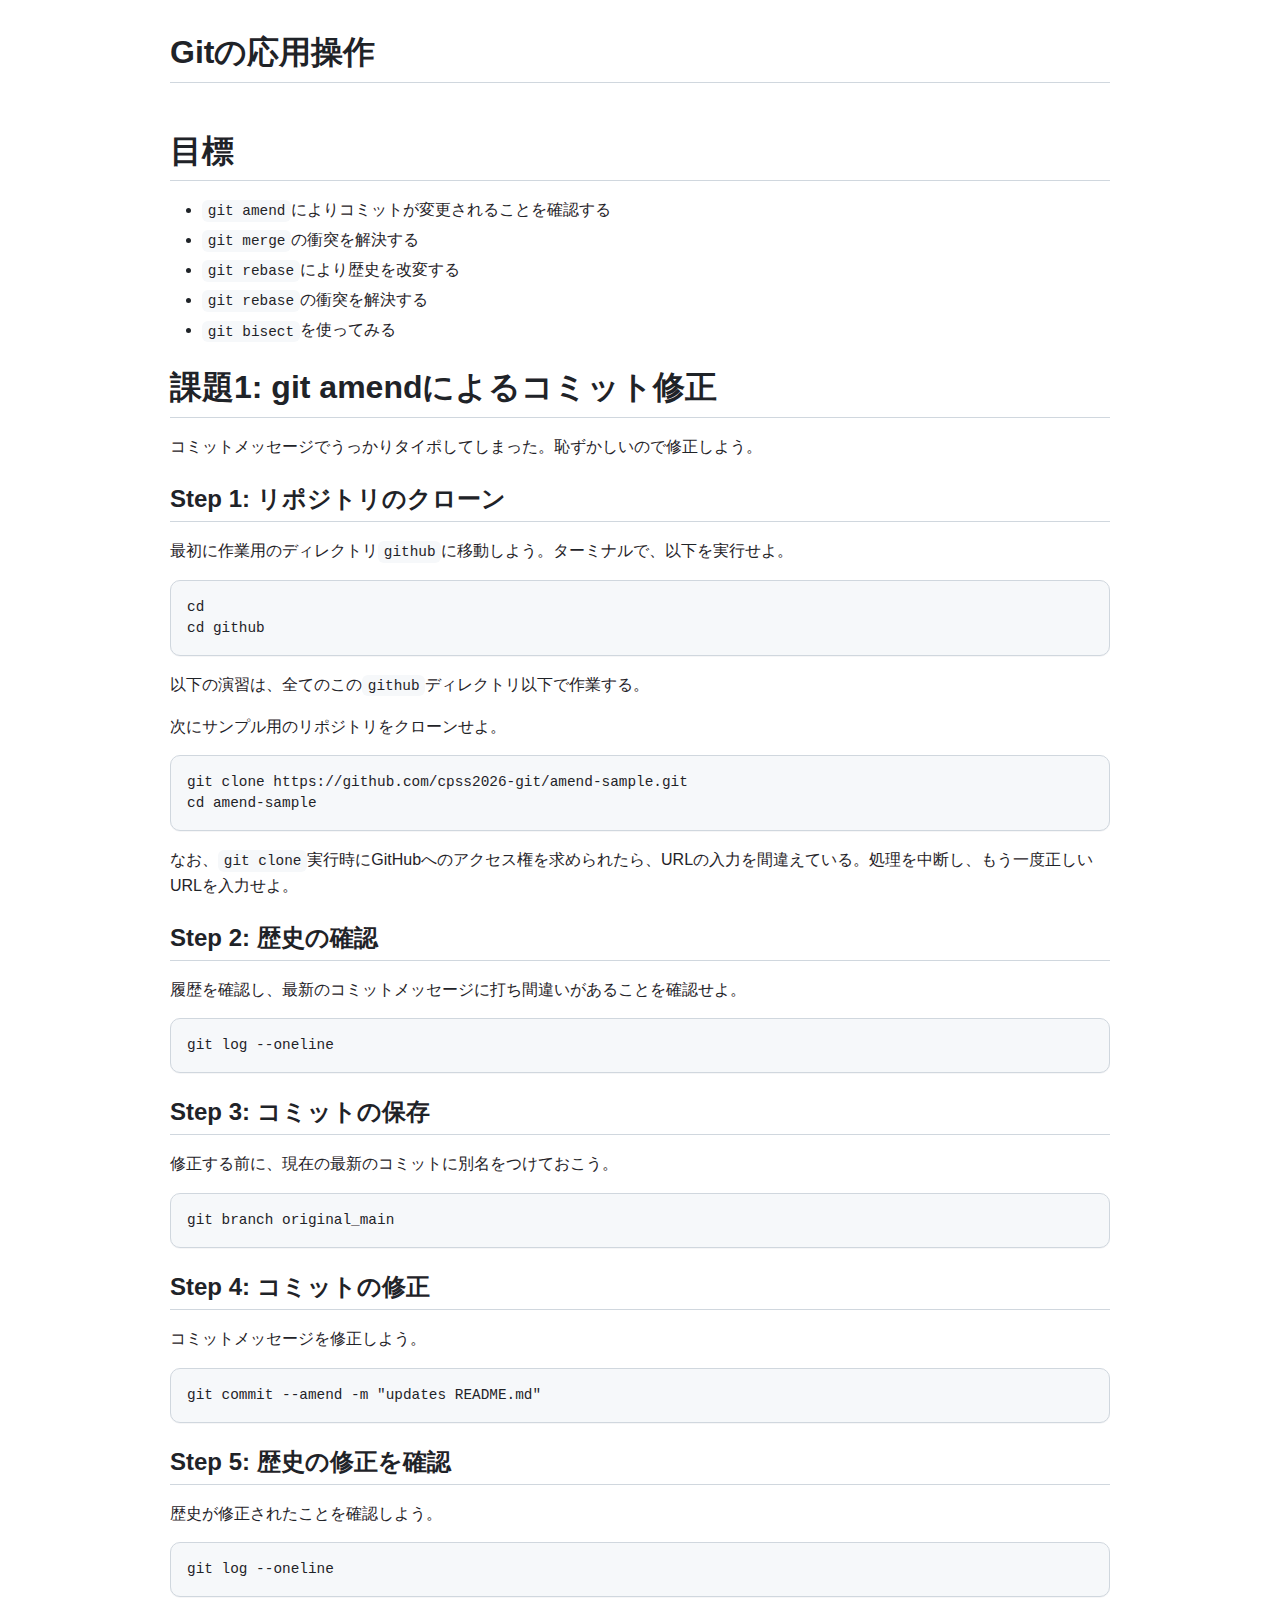
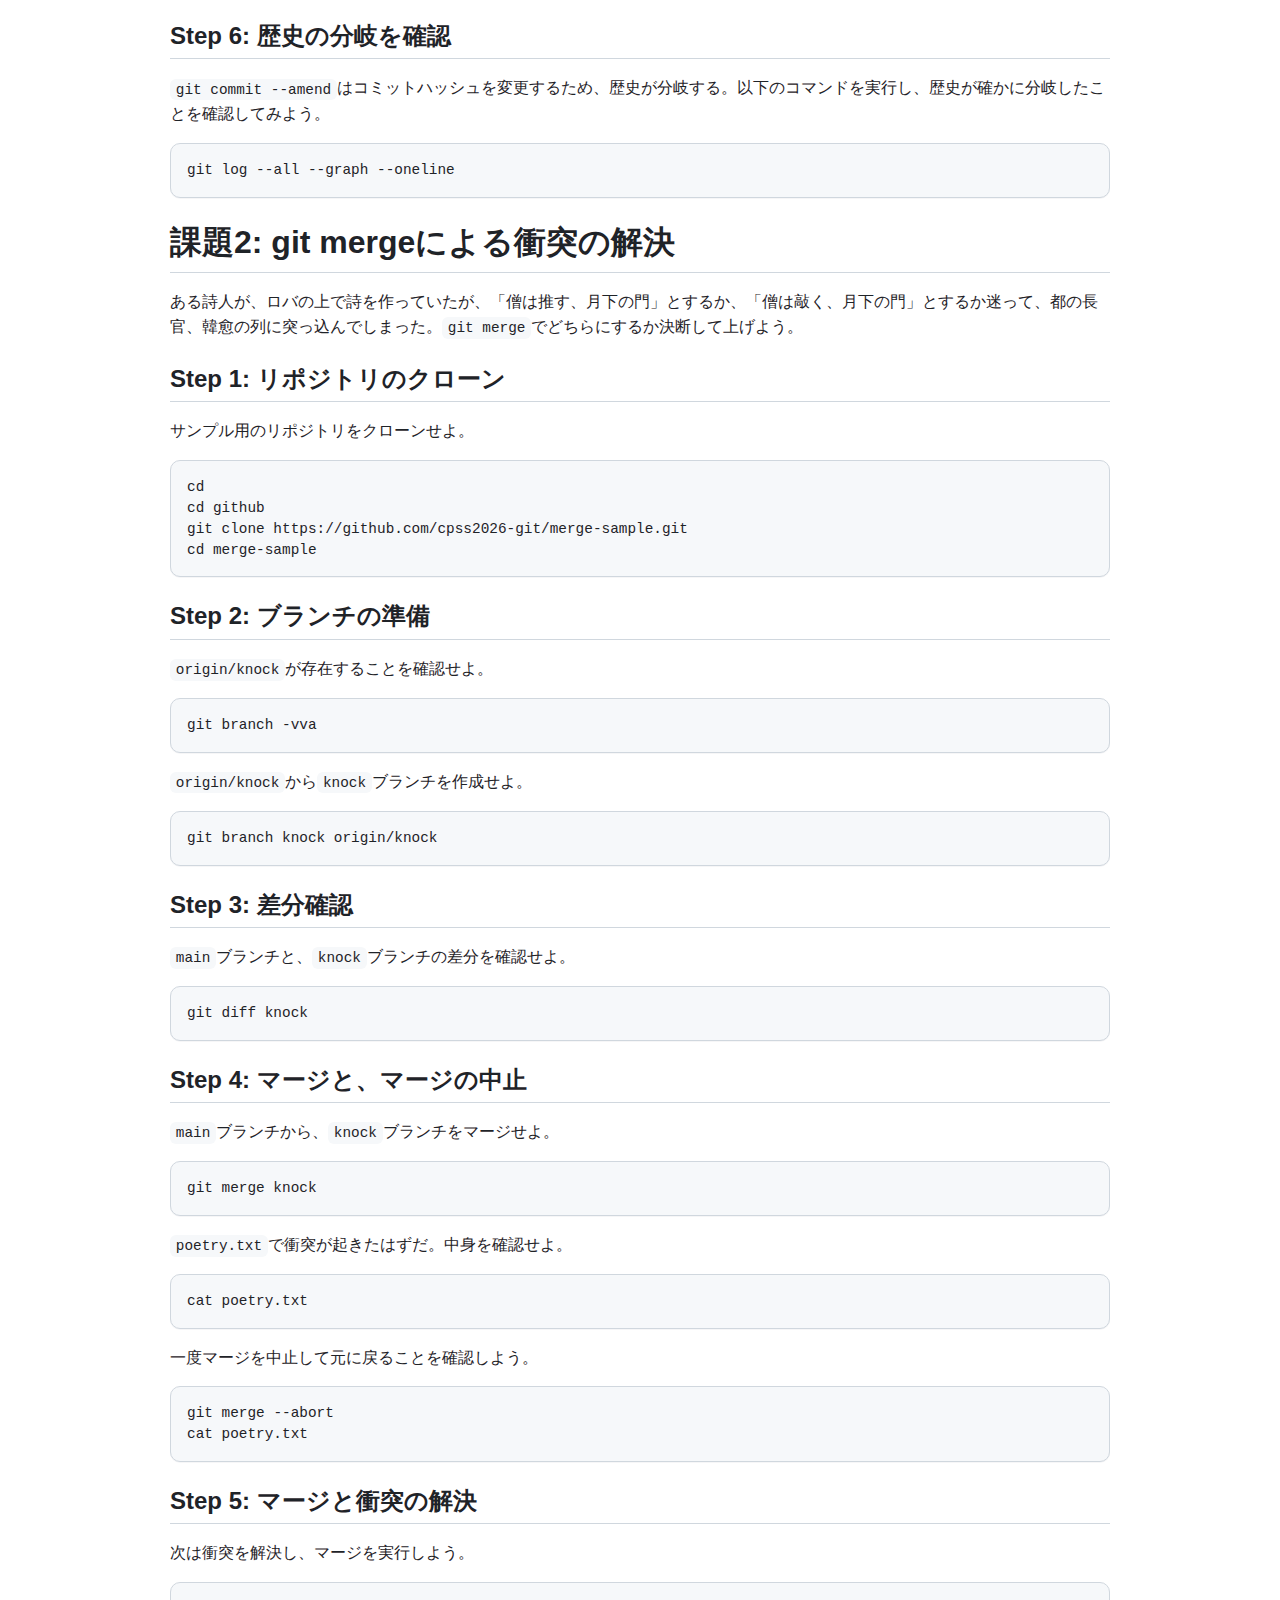
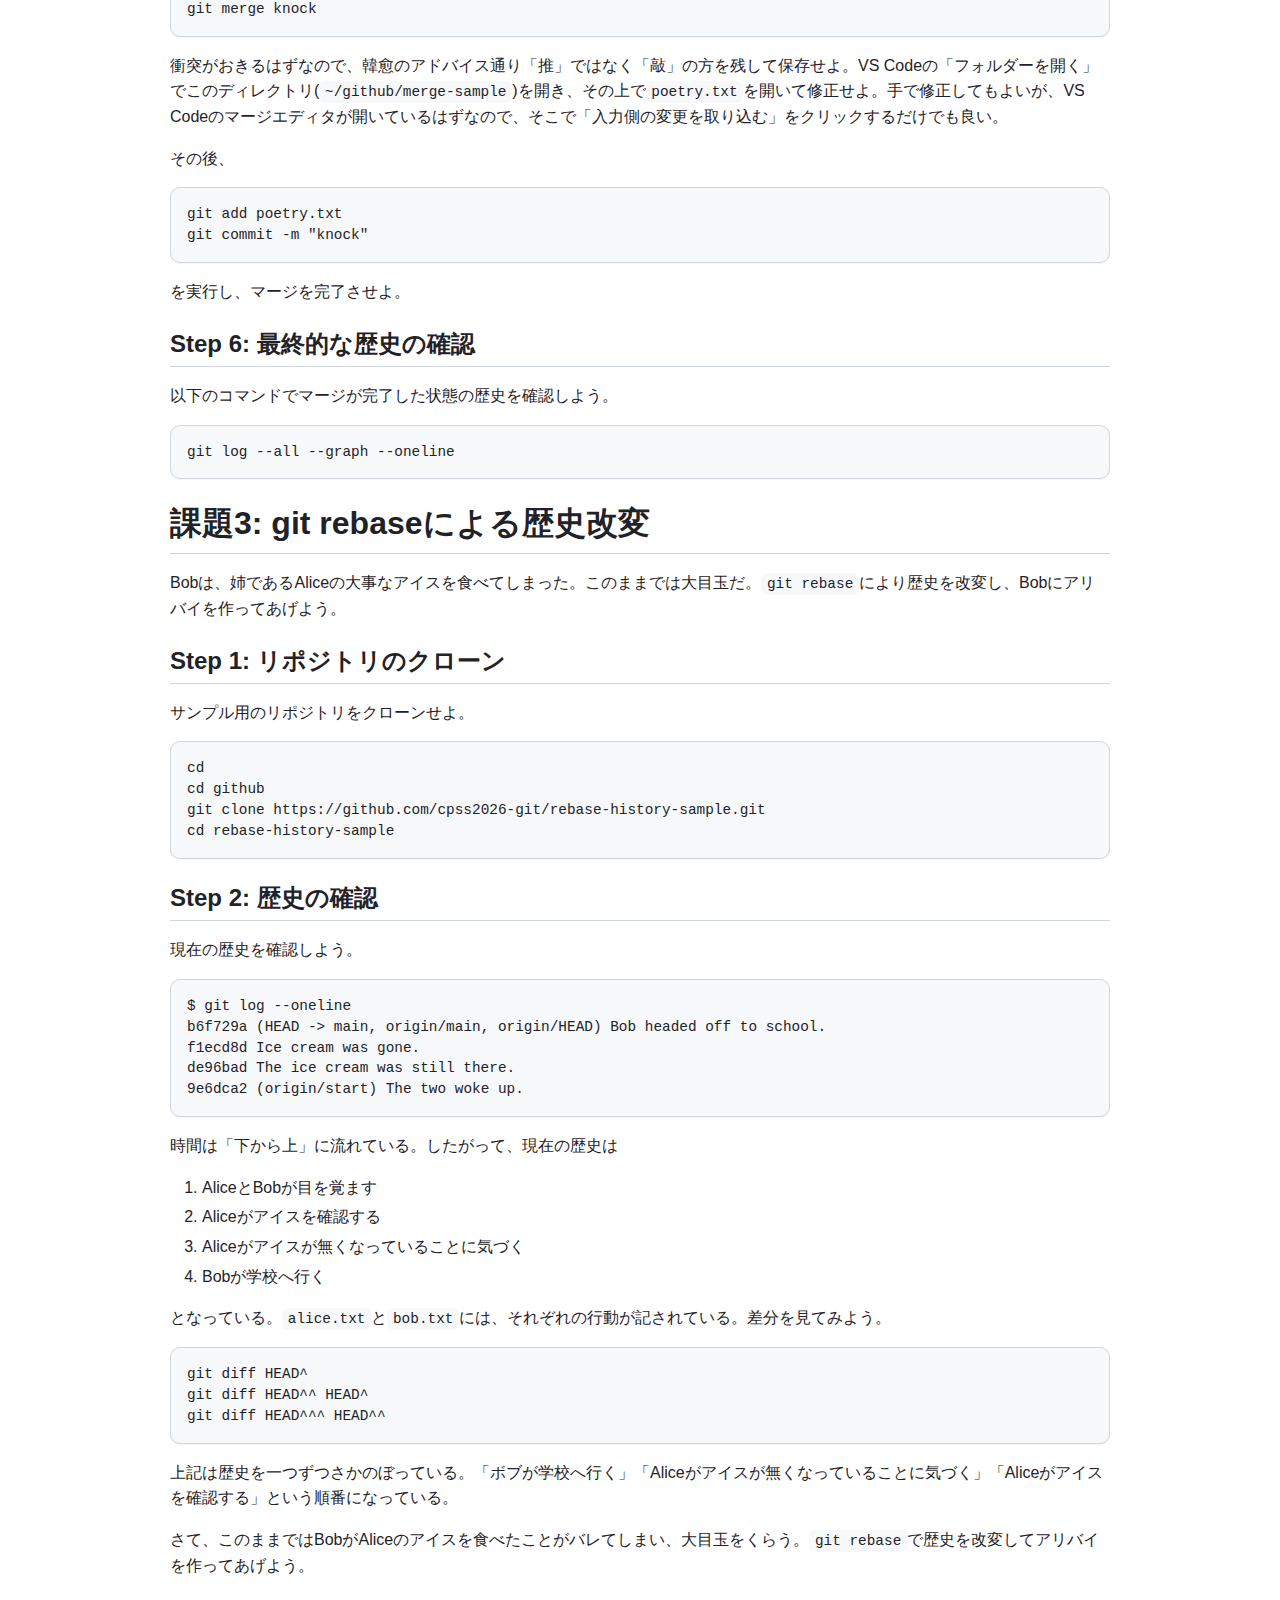
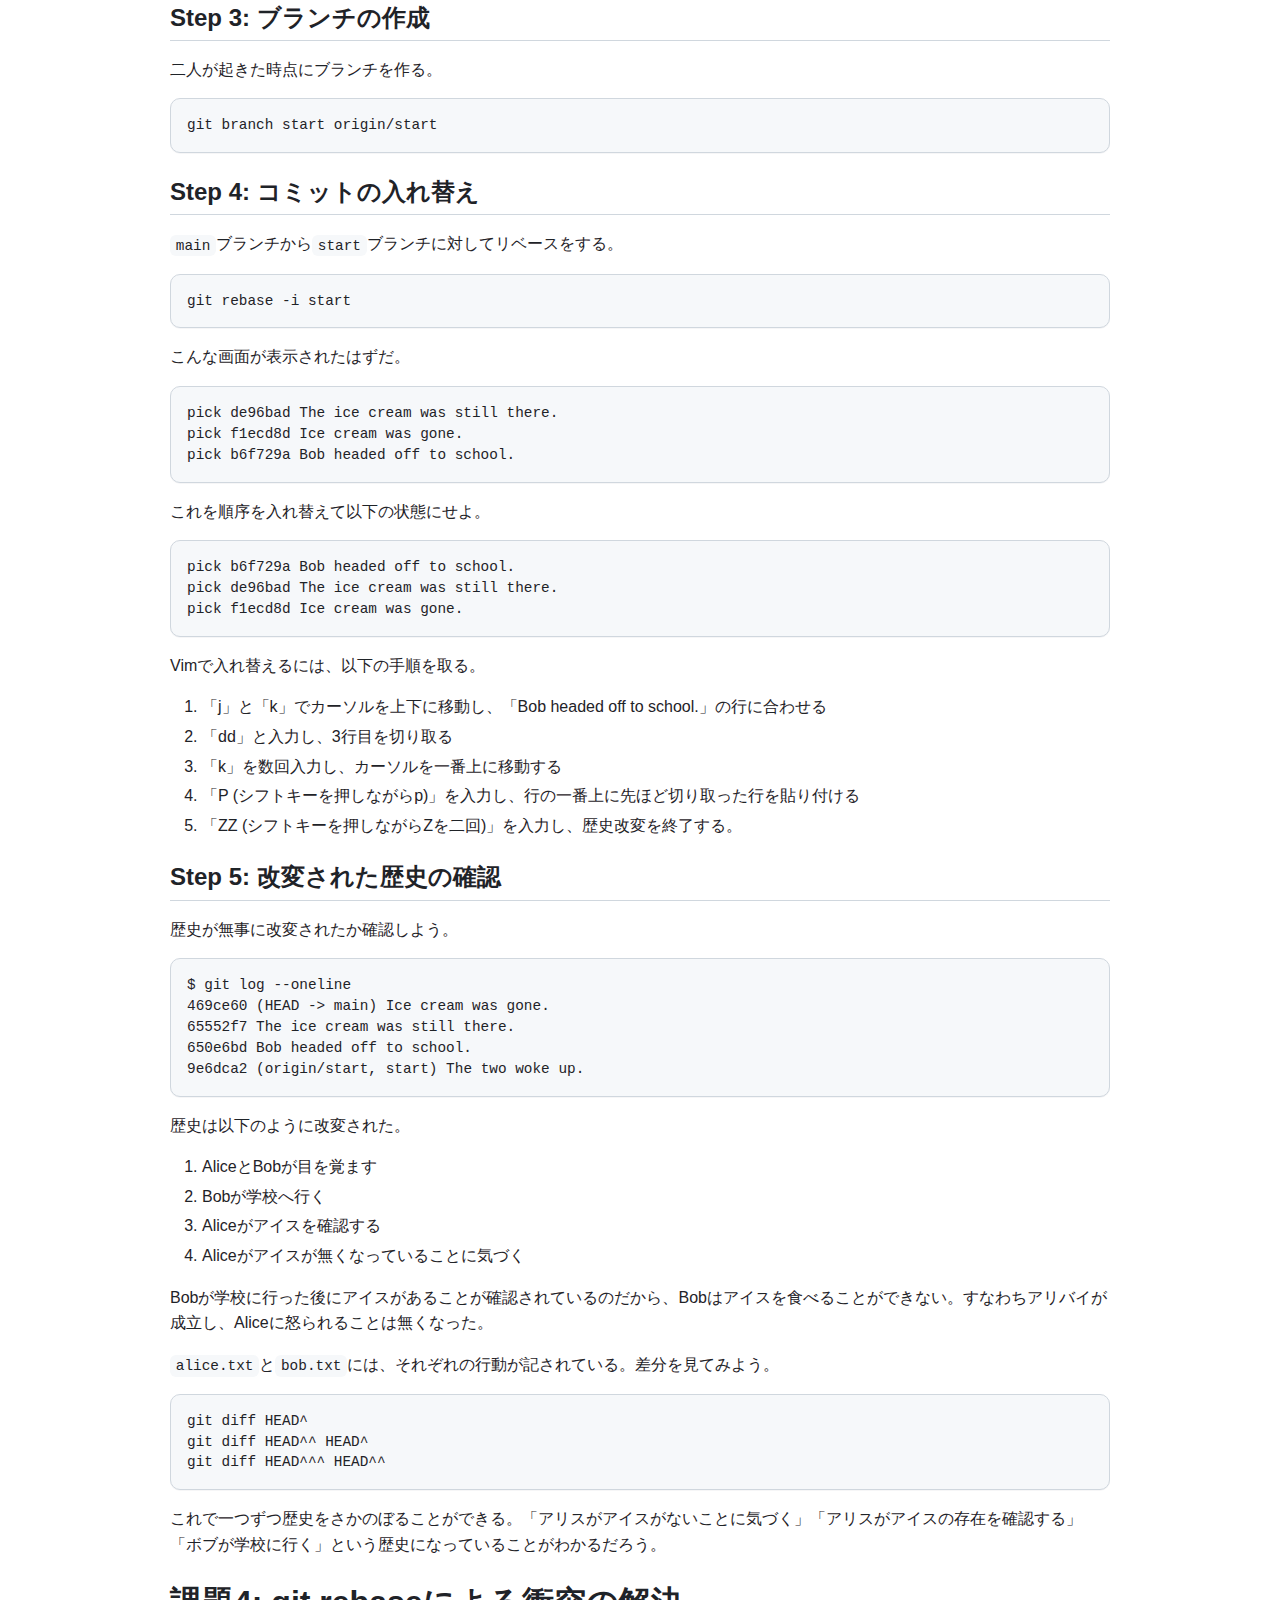
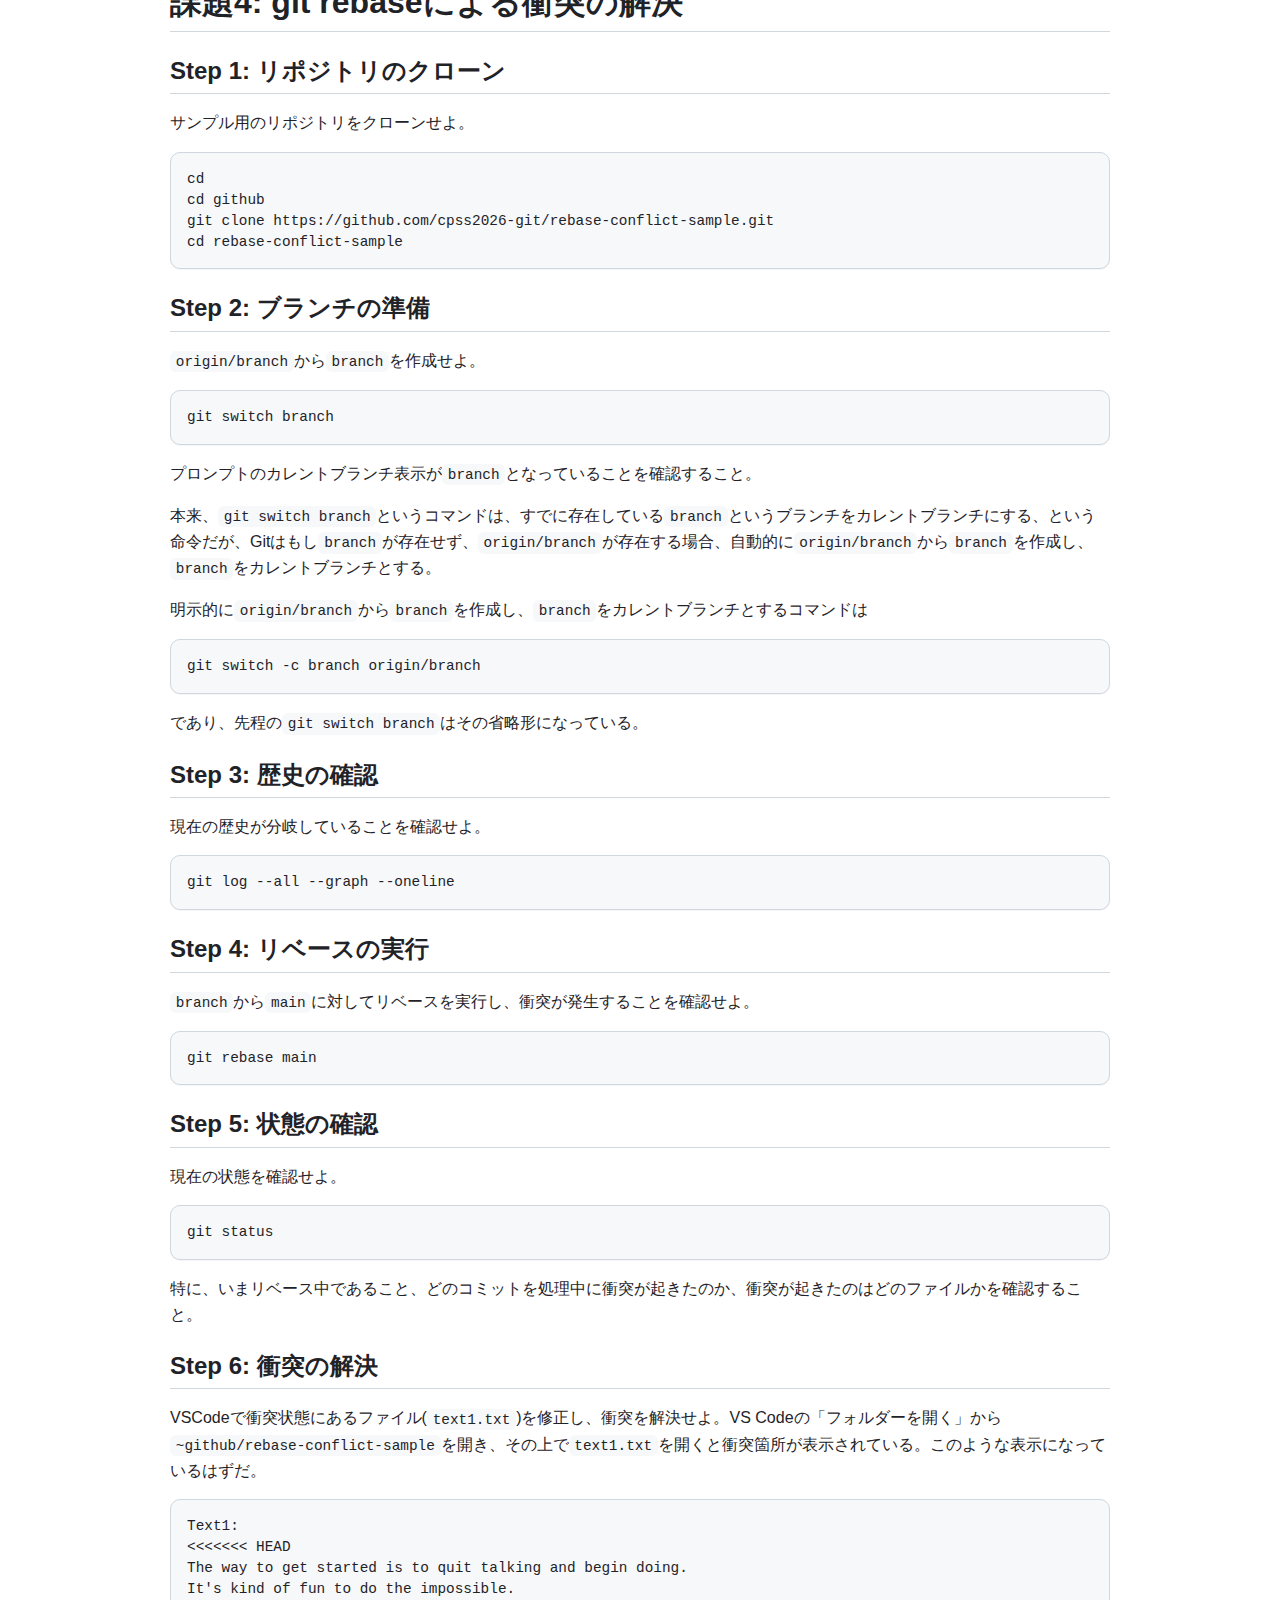
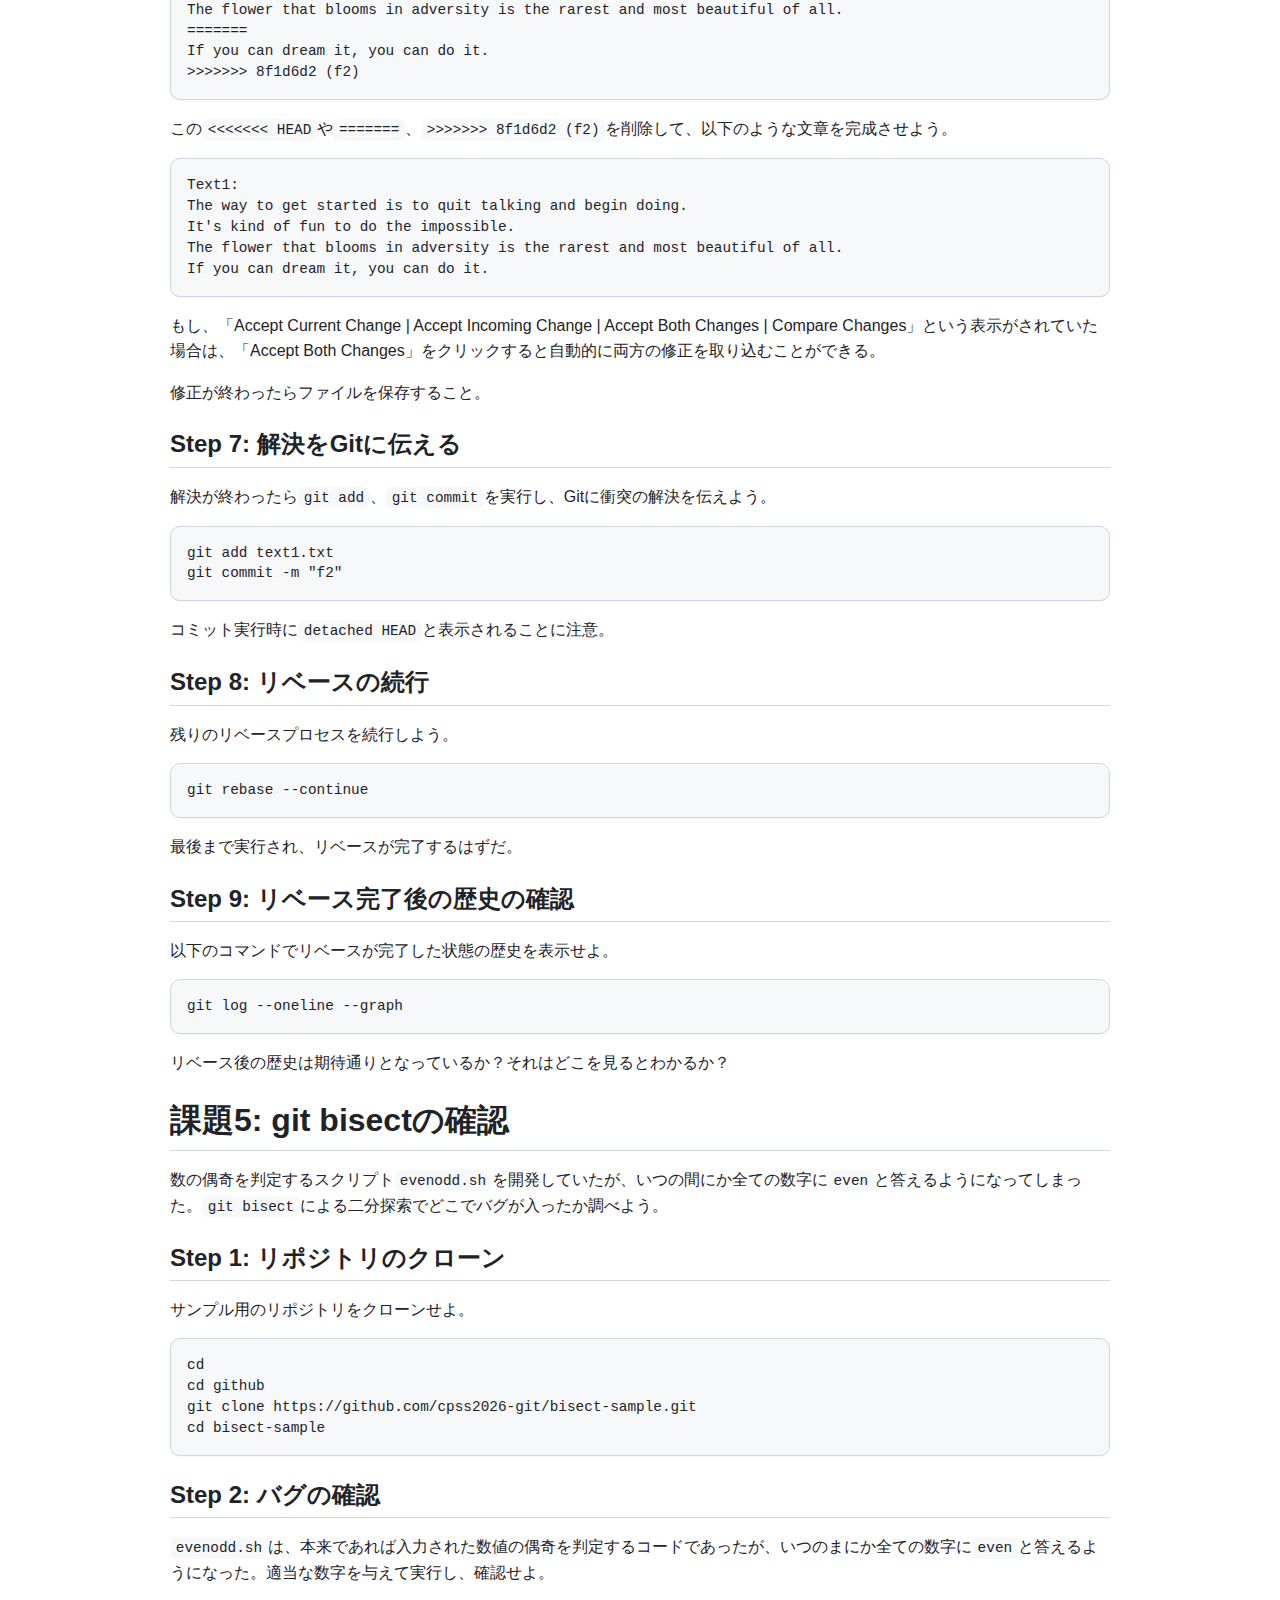
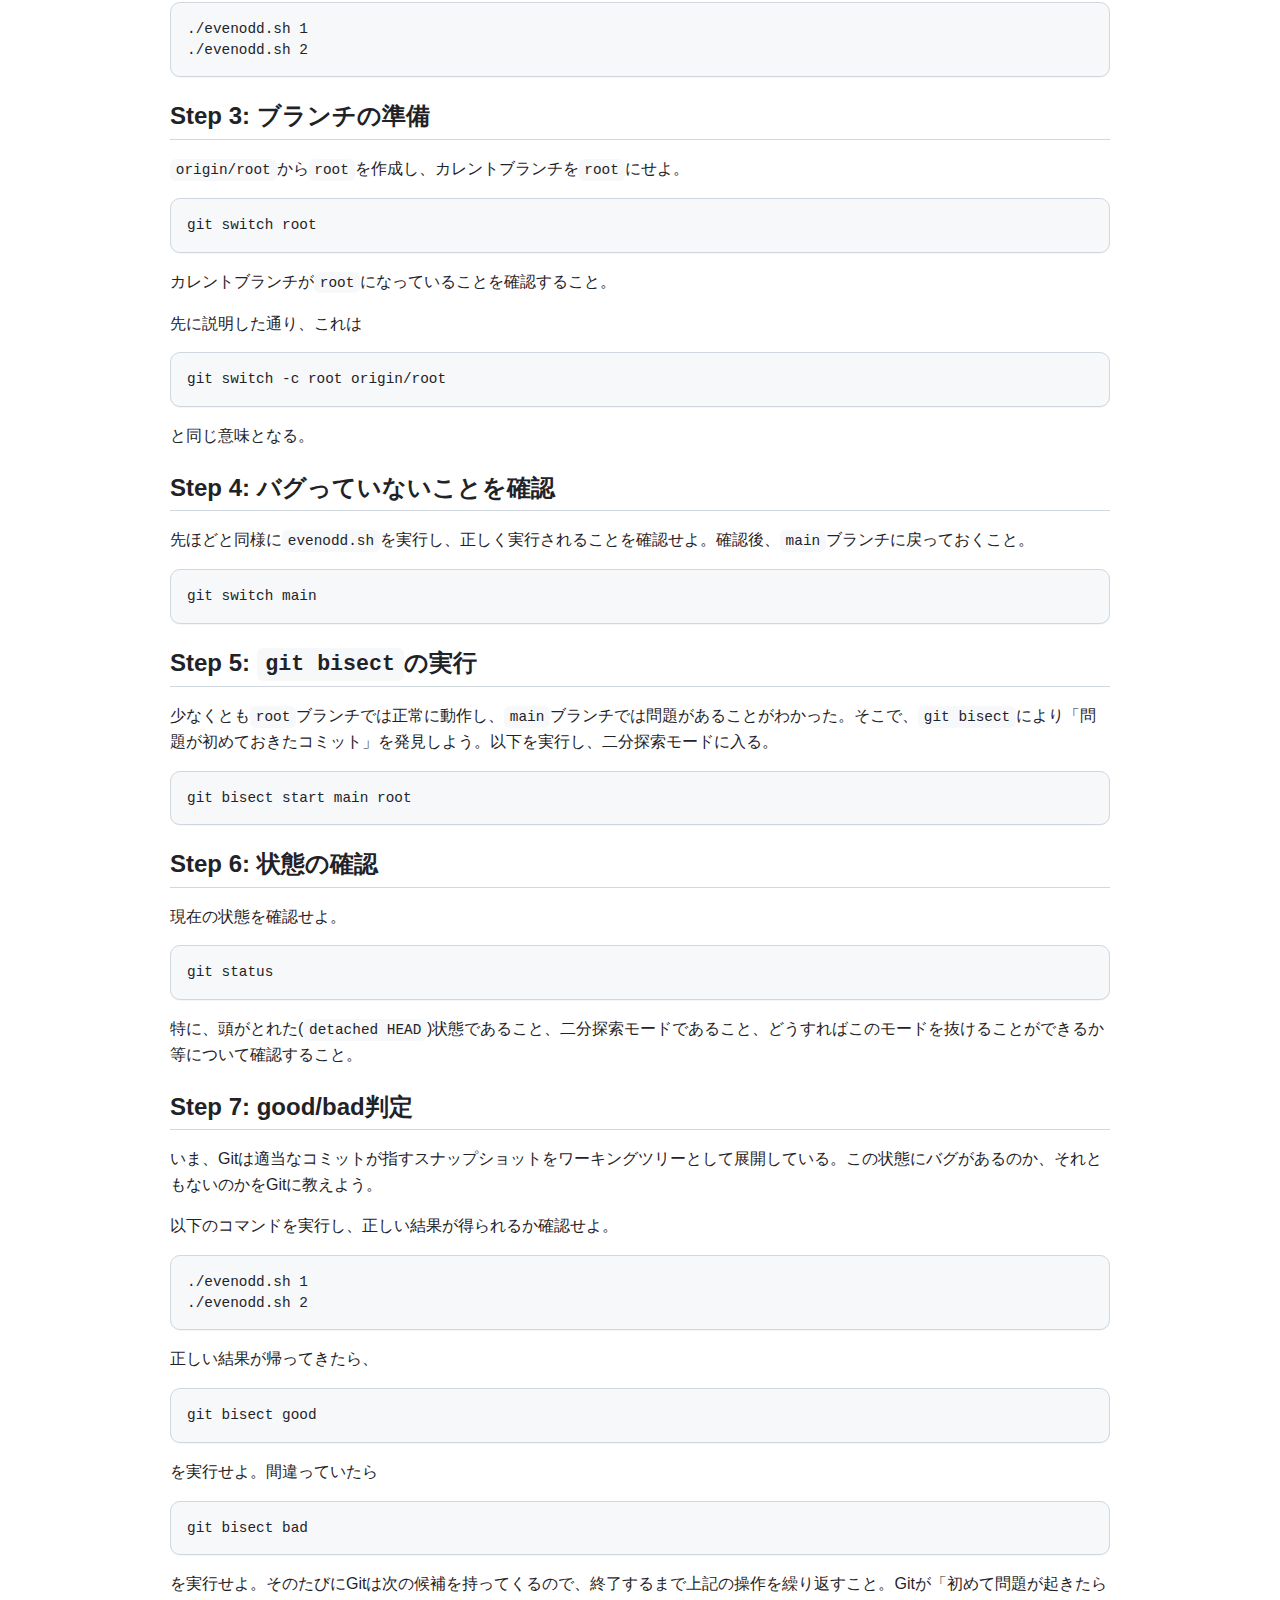
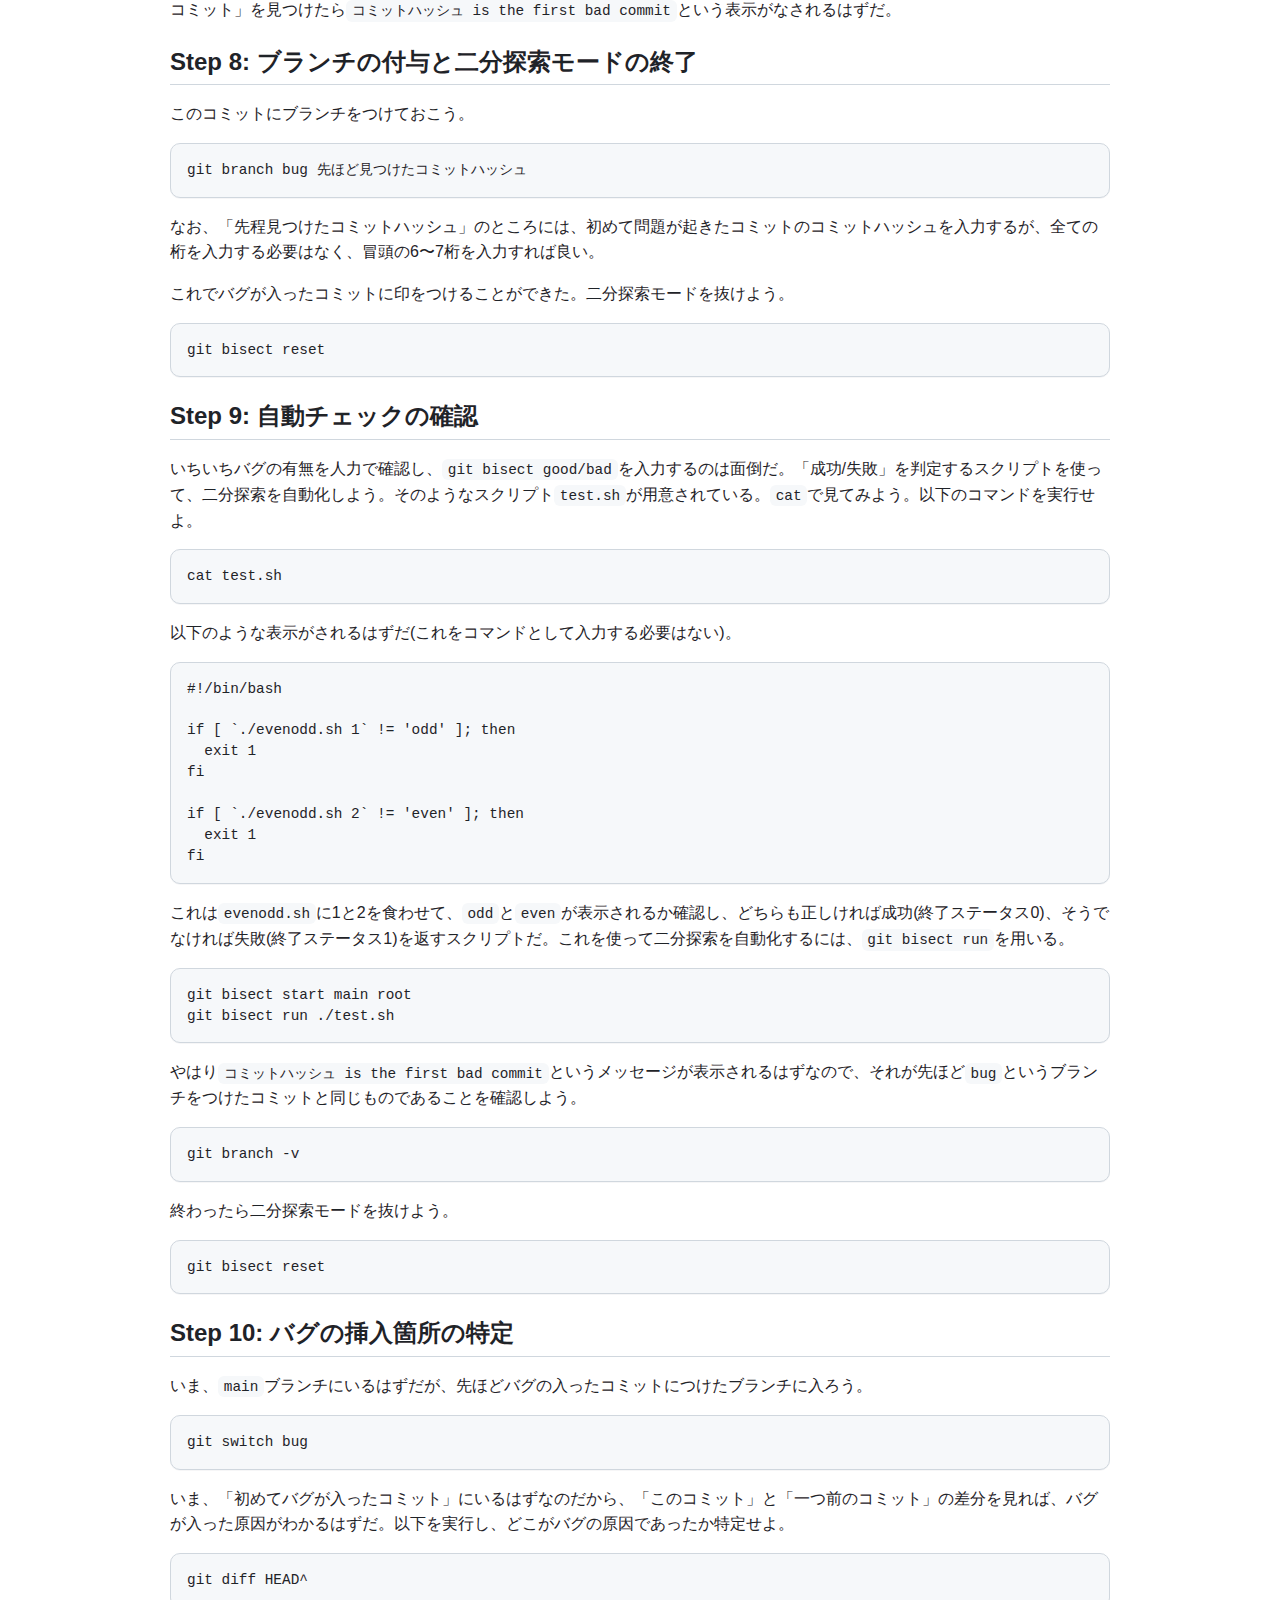
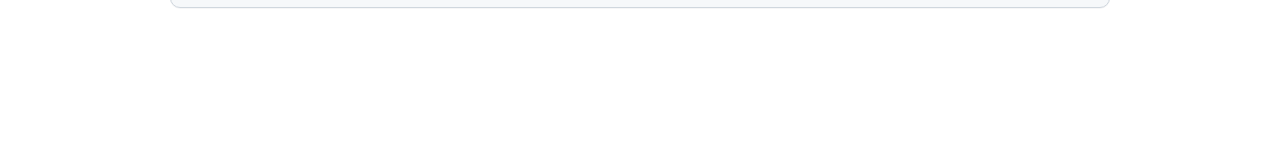
<file: 05-practice-git-advanced/index.html>
<!DOCTYPE html>
<html>

  <head>
    <meta charset="utf-8">
    <meta name="generator" content="pandoc">
    <meta name="viewport" content="width=device-width, initial-scale=1.0, user-scalable=yes">
                <title>Gitの応用操作</title>

    <link rel="stylesheet" href="" type="text/css" />

    <meta name="viewport" content="width=device-width, initial-scale=1">

        <!--[if lt IE 9]>
    <script src="//cdnjs.cloudflare.com/ajax/libs/html5shiv/3.7.3/html5shiv-printshiv.min.js"></script>
  <![endif]-->
        <link rel="stylesheet" href="../css/style.css">
    <link href="https://use.fontawesome.com/releases/v5.6.1/css/all.css" rel="stylesheet">
  </head>

  <body>
    <article class="markdown-body">
                  <header>
        <h1 class="title">Gitの応用操作</h1>
                              </header>
                  <h1 id="目標">目標</h1>
                  <ul>
                  <li><code>git amend</code>によりコミットが変更されることを確認する</li>
                  <li><code>git merge</code>の衝突を解決する</li>
                  <li><code>git rebase</code>により歴史を改変する</li>
                  <li><code>git rebase</code>の衝突を解決する</li>
                  <li><code>git bisect</code>を使ってみる</li>
                  </ul>
                  <h1 id="課題1-git-amendによるコミット修正">課題1: git
                  amendによるコミット修正</h1>
                  <p>コミットメッセージでうっかりタイポしてしまった。恥ずかしいので修正しよう。</p>
                  <h2 id="step-1-リポジトリのクローン">Step 1:
                  リポジトリのクローン</h2>
                  <p>最初に作業用のディレクトリ<code>github</code>に移動しよう。ターミナルで、以下を実行せよ。</p>
                  <div class="sourceCode" id="cb1"><pre
                  class="sourceCode sh"><code class="sourceCode bash"><span id="cb1-1"><a href="#cb1-1" aria-hidden="true" tabindex="-1"></a><span class="bu">cd</span></span>
<span id="cb1-2"><a href="#cb1-2" aria-hidden="true" tabindex="-1"></a><span class="bu">cd</span> github</span></code></pre></div>
                  <p>以下の演習は、全てのこの<code>github</code>ディレクトリ以下で作業する。</p>
                  <p>次にサンプル用のリポジトリをクローンせよ。</p>
                  <div class="sourceCode" id="cb2"><pre
                  class="sourceCode sh"><code class="sourceCode bash"><span id="cb2-1"><a href="#cb2-1" aria-hidden="true" tabindex="-1"></a><span class="fu">git</span> clone https://github.com/cpss2026-git/amend-sample.git</span>
<span id="cb2-2"><a href="#cb2-2" aria-hidden="true" tabindex="-1"></a><span class="bu">cd</span> amend-sample</span></code></pre></div>
                  <p>なお、<code>git clone</code>実行時にGitHubへのアクセス権を求められたら、URLの入力を間違えている。処理を中断し、もう一度正しいURLを入力せよ。</p>
                  <h2 id="step-2-歴史の確認">Step 2: 歴史の確認</h2>
                  <p>履歴を確認し、最新のコミットメッセージに打ち間違いがあることを確認せよ。</p>
                  <div class="sourceCode" id="cb3"><pre
                  class="sourceCode sh"><code class="sourceCode bash"><span id="cb3-1"><a href="#cb3-1" aria-hidden="true" tabindex="-1"></a><span class="fu">git</span> log <span class="at">--oneline</span></span></code></pre></div>
                  <h2 id="step-3-コミットの保存">Step 3:
                  コミットの保存</h2>
                  <p>修正する前に、現在の最新のコミットに別名をつけておこう。</p>
                  <div class="sourceCode" id="cb4"><pre
                  class="sourceCode sh"><code class="sourceCode bash"><span id="cb4-1"><a href="#cb4-1" aria-hidden="true" tabindex="-1"></a><span class="fu">git</span> branch original_main</span></code></pre></div>
                  <h2 id="step-4-コミットの修正">Step 4:
                  コミットの修正</h2>
                  <p>コミットメッセージを修正しよう。</p>
                  <div class="sourceCode" id="cb5"><pre
                  class="sourceCode sh"><code class="sourceCode bash"><span id="cb5-1"><a href="#cb5-1" aria-hidden="true" tabindex="-1"></a><span class="fu">git</span> commit <span class="at">--amend</span> <span class="at">-m</span> <span class="st">&quot;updates README.md&quot;</span></span></code></pre></div>
                  <h2 id="step-5-歴史の修正を確認">Step 5:
                  歴史の修正を確認</h2>
                  <p>歴史が修正されたことを確認しよう。</p>
                  <div class="sourceCode" id="cb6"><pre
                  class="sourceCode sh"><code class="sourceCode bash"><span id="cb6-1"><a href="#cb6-1" aria-hidden="true" tabindex="-1"></a><span class="fu">git</span> log <span class="at">--oneline</span></span></code></pre></div>
                  <h2 id="step-6-歴史の分岐を確認">Step 6:
                  歴史の分岐を確認</h2>
                  <p><code>git commit --amend</code>はコミットハッシュを変更するため、歴史が分岐する。以下のコマンドを実行し、歴史が確かに分岐したことを確認してみよう。</p>
                  <div class="sourceCode" id="cb7"><pre
                  class="sourceCode sh"><code class="sourceCode bash"><span id="cb7-1"><a href="#cb7-1" aria-hidden="true" tabindex="-1"></a><span class="fu">git</span> log <span class="at">--all</span> <span class="at">--graph</span> <span class="at">--oneline</span></span></code></pre></div>
                  <h1 id="課題2-git-mergeによる衝突の解決">課題2: git
                  mergeによる衝突の解決</h1>
                  <p>ある詩人が、ロバの上で詩を作っていたが、「僧は推す、月下の門」とするか、「僧は敲く、月下の門」とするか迷って、都の長官、韓愈の列に突っ込んでしまった。<code>git merge</code>でどちらにするか決断して上げよう。</p>
                  <h2 id="step-1-リポジトリのクローン-1">Step 1:
                  リポジトリのクローン</h2>
                  <p>サンプル用のリポジトリをクローンせよ。</p>
                  <div class="sourceCode" id="cb8"><pre
                  class="sourceCode sh"><code class="sourceCode bash"><span id="cb8-1"><a href="#cb8-1" aria-hidden="true" tabindex="-1"></a><span class="bu">cd</span></span>
<span id="cb8-2"><a href="#cb8-2" aria-hidden="true" tabindex="-1"></a><span class="bu">cd</span> github</span>
<span id="cb8-3"><a href="#cb8-3" aria-hidden="true" tabindex="-1"></a><span class="fu">git</span> clone https://github.com/cpss2026-git/merge-sample.git</span>
<span id="cb8-4"><a href="#cb8-4" aria-hidden="true" tabindex="-1"></a><span class="bu">cd</span> merge-sample</span></code></pre></div>
                  <h2 id="step-2-ブランチの準備">Step 2:
                  ブランチの準備</h2>
                  <p><code>origin/knock</code>が存在することを確認せよ。</p>
                  <div class="sourceCode" id="cb9"><pre
                  class="sourceCode sh"><code class="sourceCode bash"><span id="cb9-1"><a href="#cb9-1" aria-hidden="true" tabindex="-1"></a><span class="fu">git</span> branch <span class="at">-vva</span></span></code></pre></div>
                  <p><code>origin/knock</code>から<code>knock</code>ブランチを作成せよ。</p>
                  <div class="sourceCode" id="cb10"><pre
                  class="sourceCode sh"><code class="sourceCode bash"><span id="cb10-1"><a href="#cb10-1" aria-hidden="true" tabindex="-1"></a><span class="fu">git</span> branch knock origin/knock</span></code></pre></div>
                  <h2 id="step-3-差分確認">Step 3: 差分確認</h2>
                  <p><code>main</code>ブランチと、<code>knock</code>ブランチの差分を確認せよ。</p>
                  <div class="sourceCode" id="cb11"><pre
                  class="sourceCode sh"><code class="sourceCode bash"><span id="cb11-1"><a href="#cb11-1" aria-hidden="true" tabindex="-1"></a><span class="fu">git</span> diff knock</span></code></pre></div>
                  <h2 id="step-4-マージとマージの中止">Step 4:
                  マージと、マージの中止</h2>
                  <p><code>main</code>ブランチから、<code>knock</code>ブランチをマージせよ。</p>
                  <div class="sourceCode" id="cb12"><pre
                  class="sourceCode sh"><code class="sourceCode bash"><span id="cb12-1"><a href="#cb12-1" aria-hidden="true" tabindex="-1"></a><span class="fu">git</span> merge knock</span></code></pre></div>
                  <p><code>poetry.txt</code>で衝突が起きたはずだ。中身を確認せよ。</p>
                  <div class="sourceCode" id="cb13"><pre
                  class="sourceCode sh"><code class="sourceCode bash"><span id="cb13-1"><a href="#cb13-1" aria-hidden="true" tabindex="-1"></a><span class="fu">cat</span> poetry.txt</span></code></pre></div>
                  <p>一度マージを中止して元に戻ることを確認しよう。</p>
                  <div class="sourceCode" id="cb14"><pre
                  class="sourceCode sh"><code class="sourceCode bash"><span id="cb14-1"><a href="#cb14-1" aria-hidden="true" tabindex="-1"></a><span class="fu">git</span> merge <span class="at">--abort</span></span>
<span id="cb14-2"><a href="#cb14-2" aria-hidden="true" tabindex="-1"></a><span class="fu">cat</span> poetry.txt</span></code></pre></div>
                  <h2 id="step-5-マージと衝突の解決">Step 5:
                  マージと衝突の解決</h2>
                  <p>次は衝突を解決し、マージを実行しよう。</p>
                  <div class="sourceCode" id="cb15"><pre
                  class="sourceCode sh"><code class="sourceCode bash"><span id="cb15-1"><a href="#cb15-1" aria-hidden="true" tabindex="-1"></a><span class="fu">git</span> merge knock</span></code></pre></div>
                  <p>衝突がおきるはずなので、韓愈のアドバイス通り「推」ではなく「敲」の方を残して保存せよ。VS
                  Codeの「フォルダーを開く」でこのディレクトリ(<code>~/github/merge-sample</code>)を開き、その上で<code>poetry.txt</code>を開いて修正せよ。手で修正してもよいが、VS
                  Codeのマージエディタが開いているはずなので、そこで「入力側の変更を取り込む」をクリックするだけでも良い。</p>
                  <p>その後、</p>
                  <div class="sourceCode" id="cb16"><pre
                  class="sourceCode sh"><code class="sourceCode bash"><span id="cb16-1"><a href="#cb16-1" aria-hidden="true" tabindex="-1"></a><span class="fu">git</span> add poetry.txt</span>
<span id="cb16-2"><a href="#cb16-2" aria-hidden="true" tabindex="-1"></a><span class="fu">git</span> commit <span class="at">-m</span> <span class="st">&quot;knock&quot;</span></span></code></pre></div>
                  <p>を実行し、マージを完了させよ。</p>
                  <h2 id="step-6-最終的な歴史の確認">Step 6:
                  最終的な歴史の確認</h2>
                  <p>以下のコマンドでマージが完了した状態の歴史を確認しよう。</p>
                  <div class="sourceCode" id="cb17"><pre
                  class="sourceCode sh"><code class="sourceCode bash"><span id="cb17-1"><a href="#cb17-1" aria-hidden="true" tabindex="-1"></a><span class="fu">git</span> log <span class="at">--all</span> <span class="at">--graph</span> <span class="at">--oneline</span></span></code></pre></div>
                  <h1 id="課題3-git-rebaseによる歴史改変">課題3: git
                  rebaseによる歴史改変</h1>
                  <p>Bobは、姉であるAliceの大事なアイスを食べてしまった。このままでは大目玉だ。<code>git rebase</code>により歴史を改変し、Bobにアリバイを作ってあげよう。</p>
                  <h2 id="step-1-リポジトリのクローン-2">Step 1:
                  リポジトリのクローン</h2>
                  <p>サンプル用のリポジトリをクローンせよ。</p>
                  <div class="sourceCode" id="cb18"><pre
                  class="sourceCode sh"><code class="sourceCode bash"><span id="cb18-1"><a href="#cb18-1" aria-hidden="true" tabindex="-1"></a><span class="bu">cd</span> </span>
<span id="cb18-2"><a href="#cb18-2" aria-hidden="true" tabindex="-1"></a><span class="bu">cd</span> github</span>
<span id="cb18-3"><a href="#cb18-3" aria-hidden="true" tabindex="-1"></a><span class="fu">git</span> clone https://github.com/cpss2026-git/rebase-history-sample.git</span>
<span id="cb18-4"><a href="#cb18-4" aria-hidden="true" tabindex="-1"></a><span class="bu">cd</span> rebase-history-sample</span></code></pre></div>
                  <h2 id="step-2-歴史の確認-1">Step 2: 歴史の確認</h2>
                  <p>現在の歴史を確認しよう。</p>
                  <div class="sourceCode" id="cb19"><pre
                  class="sourceCode sh"><code class="sourceCode bash"><span id="cb19-1"><a href="#cb19-1" aria-hidden="true" tabindex="-1"></a><span class="ex">$</span> git log <span class="at">--oneline</span></span>
<span id="cb19-2"><a href="#cb19-2" aria-hidden="true" tabindex="-1"></a><span class="ex">b6f729a</span> <span class="er">(</span><span class="ex">HEAD</span> <span class="at">-</span><span class="op">&gt;</span> main, origin/main, origin/HEAD<span class="kw">)</span> <span class="ex">Bob</span> headed off to school.</span>
<span id="cb19-3"><a href="#cb19-3" aria-hidden="true" tabindex="-1"></a><span class="ex">f1ecd8d</span> Ice cream was gone.</span>
<span id="cb19-4"><a href="#cb19-4" aria-hidden="true" tabindex="-1"></a><span class="ex">de96bad</span> The ice cream was still there.</span>
<span id="cb19-5"><a href="#cb19-5" aria-hidden="true" tabindex="-1"></a><span class="ex">9e6dca2</span> <span class="er">(</span><span class="ex">origin/start</span><span class="kw">)</span> <span class="ex">The</span> two woke up.</span></code></pre></div>
                  <p>時間は「下から上」に流れている。したがって、現在の歴史は</p>
                  <ol type="1">
                  <li>AliceとBobが目を覚ます</li>
                  <li>Aliceがアイスを確認する</li>
                  <li>Aliceがアイスが無くなっていることに気づく</li>
                  <li>Bobが学校へ行く</li>
                  </ol>
                  <p>となっている。<code>alice.txt</code>と<code>bob.txt</code>には、それぞれの行動が記されている。差分を見てみよう。</p>
                  <div class="sourceCode" id="cb20"><pre
                  class="sourceCode sh"><code class="sourceCode bash"><span id="cb20-1"><a href="#cb20-1" aria-hidden="true" tabindex="-1"></a><span class="fu">git</span> diff HEAD^</span>
<span id="cb20-2"><a href="#cb20-2" aria-hidden="true" tabindex="-1"></a><span class="fu">git</span> diff HEAD^^ HEAD^</span>
<span id="cb20-3"><a href="#cb20-3" aria-hidden="true" tabindex="-1"></a><span class="fu">git</span> diff HEAD^^^ HEAD^^</span></code></pre></div>
                  <p>上記は歴史を一つずつさかのぼっている。「ボブが学校へ行く」「Aliceがアイスが無くなっていることに気づく」「Aliceがアイスを確認する」という順番になっている。</p>
                  <p>さて、このままではBobがAliceのアイスを食べたことがバレてしまい、大目玉をくらう。<code>git rebase</code>で歴史を改変してアリバイを作ってあげよう。</p>
                  <h2 id="step-3-ブランチの作成">Step 3:
                  ブランチの作成</h2>
                  <p>二人が起きた時点にブランチを作る。</p>
                  <div class="sourceCode" id="cb21"><pre
                  class="sourceCode sh"><code class="sourceCode bash"><span id="cb21-1"><a href="#cb21-1" aria-hidden="true" tabindex="-1"></a><span class="fu">git</span> branch start origin/start</span></code></pre></div>
                  <h2 id="step-4-コミットの入れ替え">Step 4:
                  コミットの入れ替え</h2>
                  <p><code>main</code>ブランチから<code>start</code>ブランチに対してリベースをする。</p>
                  <div class="sourceCode" id="cb22"><pre
                  class="sourceCode sh"><code class="sourceCode bash"><span id="cb22-1"><a href="#cb22-1" aria-hidden="true" tabindex="-1"></a><span class="fu">git</span> rebase <span class="at">-i</span> start</span></code></pre></div>
                  <p>こんな画面が表示されたはずだ。</p>
                  <div class="sourceCode" id="cb23"><pre
                  class="sourceCode txt"><code class="sourceCode default"><span id="cb23-1"><a href="#cb23-1" aria-hidden="true" tabindex="-1"></a>pick de96bad The ice cream was still there.</span>
<span id="cb23-2"><a href="#cb23-2" aria-hidden="true" tabindex="-1"></a>pick f1ecd8d Ice cream was gone.</span>
<span id="cb23-3"><a href="#cb23-3" aria-hidden="true" tabindex="-1"></a>pick b6f729a Bob headed off to school.</span></code></pre></div>
                  <p>これを順序を入れ替えて以下の状態にせよ。</p>
                  <div class="sourceCode" id="cb24"><pre
                  class="sourceCode txt"><code class="sourceCode default"><span id="cb24-1"><a href="#cb24-1" aria-hidden="true" tabindex="-1"></a>pick b6f729a Bob headed off to school.</span>
<span id="cb24-2"><a href="#cb24-2" aria-hidden="true" tabindex="-1"></a>pick de96bad The ice cream was still there.</span>
<span id="cb24-3"><a href="#cb24-3" aria-hidden="true" tabindex="-1"></a>pick f1ecd8d Ice cream was gone.</span></code></pre></div>
                  <p>Vimで入れ替えるには、以下の手順を取る。</p>
                  <ol type="1">
                  <li>「j」と「k」でカーソルを上下に移動し、「Bob headed
                  off to school.」の行に合わせる</li>
                  <li>「dd」と入力し、3行目を切り取る</li>
                  <li>「k」を数回入力し、カーソルを一番上に移動する</li>
                  <li>「P
                  (シフトキーを押しながらp)」を入力し、行の一番上に先ほど切り取った行を貼り付ける</li>
                  <li>「ZZ
                  (シフトキーを押しながらZを二回)」を入力し、歴史改変を終了する。</li>
                  </ol>
                  <h2 id="step-5-改変された歴史の確認">Step 5:
                  改変された歴史の確認</h2>
                  <p>歴史が無事に改変されたか確認しよう。</p>
                  <div class="sourceCode" id="cb25"><pre
                  class="sourceCode sh"><code class="sourceCode bash"><span id="cb25-1"><a href="#cb25-1" aria-hidden="true" tabindex="-1"></a><span class="ex">$</span> git log <span class="at">--oneline</span></span>
<span id="cb25-2"><a href="#cb25-2" aria-hidden="true" tabindex="-1"></a><span class="ex">469ce60</span> <span class="er">(</span><span class="ex">HEAD</span> <span class="at">-</span><span class="op">&gt;</span> main<span class="kw">)</span> <span class="ex">Ice</span> cream was gone.</span>
<span id="cb25-3"><a href="#cb25-3" aria-hidden="true" tabindex="-1"></a><span class="ex">65552f7</span> The ice cream was still there.</span>
<span id="cb25-4"><a href="#cb25-4" aria-hidden="true" tabindex="-1"></a><span class="ex">650e6bd</span> Bob headed off to school.</span>
<span id="cb25-5"><a href="#cb25-5" aria-hidden="true" tabindex="-1"></a><span class="ex">9e6dca2</span> <span class="er">(</span><span class="ex">origin/start,</span> start<span class="kw">)</span> <span class="ex">The</span> two woke up.</span></code></pre></div>
                  <p>歴史は以下のように改変された。</p>
                  <ol type="1">
                  <li>AliceとBobが目を覚ます</li>
                  <li>Bobが学校へ行く</li>
                  <li>Aliceがアイスを確認する</li>
                  <li>Aliceがアイスが無くなっていることに気づく</li>
                  </ol>
                  <p>Bobが学校に行った後にアイスがあることが確認されているのだから、Bobはアイスを食べることができない。すなわちアリバイが成立し、Aliceに怒られることは無くなった。</p>
                  <p><code>alice.txt</code>と<code>bob.txt</code>には、それぞれの行動が記されている。差分を見てみよう。</p>
                  <div class="sourceCode" id="cb26"><pre
                  class="sourceCode sh"><code class="sourceCode bash"><span id="cb26-1"><a href="#cb26-1" aria-hidden="true" tabindex="-1"></a><span class="fu">git</span> diff HEAD^</span>
<span id="cb26-2"><a href="#cb26-2" aria-hidden="true" tabindex="-1"></a><span class="fu">git</span> diff HEAD^^ HEAD^</span>
<span id="cb26-3"><a href="#cb26-3" aria-hidden="true" tabindex="-1"></a><span class="fu">git</span> diff HEAD^^^ HEAD^^</span></code></pre></div>
                  <p>これで一つずつ歴史をさかのぼることができる。「アリスがアイスがないことに気づく」「アリスがアイスの存在を確認する」「ボブが学校に行く」という歴史になっていることがわかるだろう。</p>
                  <h1 id="課題4-git-rebaseによる衝突の解決">課題4: git
                  rebaseによる衝突の解決</h1>
                  <h2 id="step-1-リポジトリのクローン-3">Step 1:
                  リポジトリのクローン</h2>
                  <p>サンプル用のリポジトリをクローンせよ。</p>
                  <div class="sourceCode" id="cb27"><pre
                  class="sourceCode sh"><code class="sourceCode bash"><span id="cb27-1"><a href="#cb27-1" aria-hidden="true" tabindex="-1"></a><span class="bu">cd</span></span>
<span id="cb27-2"><a href="#cb27-2" aria-hidden="true" tabindex="-1"></a><span class="bu">cd</span> github</span>
<span id="cb27-3"><a href="#cb27-3" aria-hidden="true" tabindex="-1"></a><span class="fu">git</span> clone https://github.com/cpss2026-git/rebase-conflict-sample.git</span>
<span id="cb27-4"><a href="#cb27-4" aria-hidden="true" tabindex="-1"></a><span class="bu">cd</span> rebase-conflict-sample</span></code></pre></div>
                  <h2 id="step-2-ブランチの準備-1">Step 2:
                  ブランチの準備</h2>
                  <p><code>origin/branch</code>から<code>branch</code>を作成せよ。</p>
                  <div class="sourceCode" id="cb28"><pre
                  class="sourceCode sh"><code class="sourceCode bash"><span id="cb28-1"><a href="#cb28-1" aria-hidden="true" tabindex="-1"></a><span class="fu">git</span> switch branch</span></code></pre></div>
                  <p>プロンプトのカレントブランチ表示が<code>branch</code>となっていることを確認すること。</p>
                  <p>本来、<code>git switch branch</code>というコマンドは、すでに存在している<code>branch</code>というブランチをカレントブランチにする、という命令だが、Gitはもし<code>branch</code>が存在せず、<code>origin/branch</code>が存在する場合、自動的に<code>origin/branch</code>から<code>branch</code>を作成し、<code>branch</code>をカレントブランチとする。</p>
                  <p>明示的に<code>origin/branch</code>から<code>branch</code>を作成し、<code>branch</code>をカレントブランチとするコマンドは</p>
                  <div class="sourceCode" id="cb29"><pre
                  class="sourceCode sh"><code class="sourceCode bash"><span id="cb29-1"><a href="#cb29-1" aria-hidden="true" tabindex="-1"></a><span class="fu">git</span> switch <span class="at">-c</span> branch origin/branch</span></code></pre></div>
                  <p>であり、先程の<code>git switch branch</code>はその省略形になっている。</p>
                  <h2 id="step-3-歴史の確認">Step 3: 歴史の確認</h2>
                  <p>現在の歴史が分岐していることを確認せよ。</p>
                  <div class="sourceCode" id="cb30"><pre
                  class="sourceCode sh"><code class="sourceCode bash"><span id="cb30-1"><a href="#cb30-1" aria-hidden="true" tabindex="-1"></a><span class="fu">git</span> log <span class="at">--all</span> <span class="at">--graph</span> <span class="at">--oneline</span></span></code></pre></div>
                  <h2 id="step-4-リベースの実行">Step 4:
                  リベースの実行</h2>
                  <p><code>branch</code>から<code>main</code>に対してリベースを実行し、衝突が発生することを確認せよ。</p>
                  <div class="sourceCode" id="cb31"><pre
                  class="sourceCode sh"><code class="sourceCode bash"><span id="cb31-1"><a href="#cb31-1" aria-hidden="true" tabindex="-1"></a><span class="fu">git</span> rebase main</span></code></pre></div>
                  <h2 id="step-5-状態の確認">Step 5: 状態の確認</h2>
                  <p>現在の状態を確認せよ。</p>
                  <div class="sourceCode" id="cb32"><pre
                  class="sourceCode sh"><code class="sourceCode bash"><span id="cb32-1"><a href="#cb32-1" aria-hidden="true" tabindex="-1"></a><span class="fu">git</span> status</span></code></pre></div>
                  <p>特に、いまリベース中であること、どのコミットを処理中に衝突が起きたのか、衝突が起きたのはどのファイルかを確認すること。</p>
                  <h2 id="step-6-衝突の解決">Step 6: 衝突の解決</h2>
                  <p>VSCodeで衝突状態にあるファイル(<code>text1.txt</code>)を修正し、衝突を解決せよ。VS
                  Codeの「フォルダーを開く」から<code>~github/rebase-conflict-sample</code>を開き、その上で<code>text1.txt</code>を開くと衝突箇所が表示されている。このような表示になっているはずだ。</p>
                  <div class="sourceCode" id="cb33"><pre
                  class="sourceCode txt"><code class="sourceCode default"><span id="cb33-1"><a href="#cb33-1" aria-hidden="true" tabindex="-1"></a>Text1:</span>
<span id="cb33-2"><a href="#cb33-2" aria-hidden="true" tabindex="-1"></a>&lt;&lt;&lt;&lt;&lt;&lt;&lt; HEAD</span>
<span id="cb33-3"><a href="#cb33-3" aria-hidden="true" tabindex="-1"></a>The way to get started is to quit talking and begin doing.</span>
<span id="cb33-4"><a href="#cb33-4" aria-hidden="true" tabindex="-1"></a>It&#39;s kind of fun to do the impossible.</span>
<span id="cb33-5"><a href="#cb33-5" aria-hidden="true" tabindex="-1"></a>The flower that blooms in adversity is the rarest and most beautiful of all.</span>
<span id="cb33-6"><a href="#cb33-6" aria-hidden="true" tabindex="-1"></a>=======</span>
<span id="cb33-7"><a href="#cb33-7" aria-hidden="true" tabindex="-1"></a>If you can dream it, you can do it.</span>
<span id="cb33-8"><a href="#cb33-8" aria-hidden="true" tabindex="-1"></a>&gt;&gt;&gt;&gt;&gt;&gt;&gt; 8f1d6d2 (f2)</span></code></pre></div>
                  <p>この<code>&lt;&lt;&lt;&lt;&lt;&lt;&lt; HEAD</code>や<code>=======</code>、<code>&gt;&gt;&gt;&gt;&gt;&gt;&gt; 8f1d6d2 (f2)</code>を削除して、以下のような文章を完成させよう。</p>
                  <div class="sourceCode" id="cb34"><pre
                  class="sourceCode txt"><code class="sourceCode default"><span id="cb34-1"><a href="#cb34-1" aria-hidden="true" tabindex="-1"></a>Text1:</span>
<span id="cb34-2"><a href="#cb34-2" aria-hidden="true" tabindex="-1"></a>The way to get started is to quit talking and begin doing.</span>
<span id="cb34-3"><a href="#cb34-3" aria-hidden="true" tabindex="-1"></a>It&#39;s kind of fun to do the impossible.</span>
<span id="cb34-4"><a href="#cb34-4" aria-hidden="true" tabindex="-1"></a>The flower that blooms in adversity is the rarest and most beautiful of all.</span>
<span id="cb34-5"><a href="#cb34-5" aria-hidden="true" tabindex="-1"></a>If you can dream it, you can do it.</span></code></pre></div>
                  <p>もし、「Accept Current Change | Accept Incoming
                  Change | Accept Both Changes | Compare
                  Changes」という表示がされていた場合は、「Accept Both
                  Changes」をクリックすると自動的に両方の修正を取り込むことができる。</p>
                  <p>修正が終わったらファイルを保存すること。</p>
                  <h2 id="step-7-解決をgitに伝える">Step 7:
                  解決をGitに伝える</h2>
                  <p>解決が終わったら<code>git add</code>、<code>git commit</code>を実行し、Gitに衝突の解決を伝えよう。</p>
                  <div class="sourceCode" id="cb35"><pre
                  class="sourceCode sh"><code class="sourceCode bash"><span id="cb35-1"><a href="#cb35-1" aria-hidden="true" tabindex="-1"></a><span class="fu">git</span> add text1.txt</span>
<span id="cb35-2"><a href="#cb35-2" aria-hidden="true" tabindex="-1"></a><span class="fu">git</span> commit <span class="at">-m</span> <span class="st">&quot;f2&quot;</span></span></code></pre></div>
                  <p>コミット実行時に<code>detached HEAD</code>と表示されることに注意。</p>
                  <h2 id="step-8-リベースの続行">Step 8:
                  リベースの続行</h2>
                  <p>残りのリベースプロセスを続行しよう。</p>
                  <div class="sourceCode" id="cb36"><pre
                  class="sourceCode sh"><code class="sourceCode bash"><span id="cb36-1"><a href="#cb36-1" aria-hidden="true" tabindex="-1"></a><span class="fu">git</span> rebase <span class="at">--continue</span></span></code></pre></div>
                  <p>最後まで実行され、リベースが完了するはずだ。</p>
                  <h2 id="step-9-リベース完了後の歴史の確認">Step 9:
                  リベース完了後の歴史の確認</h2>
                  <p>以下のコマンドでリベースが完了した状態の歴史を表示せよ。</p>
                  <div class="sourceCode" id="cb37"><pre
                  class="sourceCode sh"><code class="sourceCode bash"><span id="cb37-1"><a href="#cb37-1" aria-hidden="true" tabindex="-1"></a><span class="fu">git</span> log <span class="at">--oneline</span> <span class="at">--graph</span></span></code></pre></div>
                  <p>リベース後の歴史は期待通りとなっているか？それはどこを見るとわかるか？</p>
                  <h1 id="課題5-git-bisectの確認">課題5: git
                  bisectの確認</h1>
                  <p>数の偶奇を判定するスクリプト<code>evenodd.sh</code>を開発していたが、いつの間にか全ての数字に<code>even</code>と答えるようになってしまった。<code>git bisect</code>による二分探索でどこでバグが入ったか調べよう。</p>
                  <h2 id="step-1-リポジトリのクローン-4">Step 1:
                  リポジトリのクローン</h2>
                  <p>サンプル用のリポジトリをクローンせよ。</p>
                  <div class="sourceCode" id="cb38"><pre
                  class="sourceCode sh"><code class="sourceCode bash"><span id="cb38-1"><a href="#cb38-1" aria-hidden="true" tabindex="-1"></a><span class="bu">cd</span></span>
<span id="cb38-2"><a href="#cb38-2" aria-hidden="true" tabindex="-1"></a><span class="bu">cd</span> github</span>
<span id="cb38-3"><a href="#cb38-3" aria-hidden="true" tabindex="-1"></a><span class="fu">git</span> clone https://github.com/cpss2026-git/bisect-sample.git</span>
<span id="cb38-4"><a href="#cb38-4" aria-hidden="true" tabindex="-1"></a><span class="bu">cd</span> bisect-sample</span></code></pre></div>
                  <h2 id="step-2-バグの確認">Step 2: バグの確認</h2>
                  <p><code>evenodd.sh</code>は、本来であれば入力された数値の偶奇を判定するコードであったが、いつのまにか全ての数字に<code>even</code>と答えるようになった。適当な数字を与えて実行し、確認せよ。</p>
                  <div class="sourceCode" id="cb39"><pre
                  class="sourceCode sh"><code class="sourceCode bash"><span id="cb39-1"><a href="#cb39-1" aria-hidden="true" tabindex="-1"></a><span class="ex">./evenodd.sh</span> 1</span>
<span id="cb39-2"><a href="#cb39-2" aria-hidden="true" tabindex="-1"></a><span class="ex">./evenodd.sh</span> 2</span></code></pre></div>
                  <h2 id="step-3-ブランチの準備">Step 3:
                  ブランチの準備</h2>
                  <p><code>origin/root</code>から<code>root</code>を作成し、カレントブランチを<code>root</code>にせよ。</p>
                  <div class="sourceCode" id="cb40"><pre
                  class="sourceCode sh"><code class="sourceCode bash"><span id="cb40-1"><a href="#cb40-1" aria-hidden="true" tabindex="-1"></a><span class="fu">git</span> switch root</span></code></pre></div>
                  <p>カレントブランチが<code>root</code>になっていることを確認すること。</p>
                  <p>先に説明した通り、これは</p>
                  <div class="sourceCode" id="cb41"><pre
                  class="sourceCode sh"><code class="sourceCode bash"><span id="cb41-1"><a href="#cb41-1" aria-hidden="true" tabindex="-1"></a><span class="fu">git</span> switch <span class="at">-c</span> root origin/root</span></code></pre></div>
                  <p>と同じ意味となる。</p>
                  <h2 id="step-4-バグっていないことを確認">Step 4:
                  バグっていないことを確認</h2>
                  <p>先ほどと同様に<code>evenodd.sh</code>を実行し、正しく実行されることを確認せよ。確認後、<code>main</code>ブランチに戻っておくこと。</p>
                  <div class="sourceCode" id="cb42"><pre
                  class="sourceCode sh"><code class="sourceCode bash"><span id="cb42-1"><a href="#cb42-1" aria-hidden="true" tabindex="-1"></a><span class="fu">git</span> switch main</span></code></pre></div>
                  <h2 id="step-5-git-bisectの実行">Step 5:
                  <code>git bisect</code>の実行</h2>
                  <p>少なくとも<code>root</code>ブランチでは正常に動作し、<code>main</code>ブランチでは問題があることがわかった。そこで、<code>git bisect</code>により「問題が初めておきたコミット」を発見しよう。以下を実行し、二分探索モードに入る。</p>
                  <div class="sourceCode" id="cb43"><pre
                  class="sourceCode sh"><code class="sourceCode bash"><span id="cb43-1"><a href="#cb43-1" aria-hidden="true" tabindex="-1"></a><span class="fu">git</span> bisect start main root</span></code></pre></div>
                  <h2 id="step-6-状態の確認">Step 6: 状態の確認</h2>
                  <p>現在の状態を確認せよ。</p>
                  <div class="sourceCode" id="cb44"><pre
                  class="sourceCode sh"><code class="sourceCode bash"><span id="cb44-1"><a href="#cb44-1" aria-hidden="true" tabindex="-1"></a><span class="fu">git</span> status</span></code></pre></div>
                  <p>特に、頭がとれた(<code>detached HEAD</code>)状態であること、二分探索モードであること、どうすればこのモードを抜けることができるか等について確認すること。</p>
                  <h2 id="step-7-goodbad判定">Step 7: good/bad判定</h2>
                  <p>いま、Gitは適当なコミットが指すスナップショットをワーキングツリーとして展開している。この状態にバグがあるのか、それともないのかをGitに教えよう。</p>
                  <p>以下のコマンドを実行し、正しい結果が得られるか確認せよ。</p>
                  <div class="sourceCode" id="cb45"><pre
                  class="sourceCode sh"><code class="sourceCode bash"><span id="cb45-1"><a href="#cb45-1" aria-hidden="true" tabindex="-1"></a><span class="ex">./evenodd.sh</span> 1</span>
<span id="cb45-2"><a href="#cb45-2" aria-hidden="true" tabindex="-1"></a><span class="ex">./evenodd.sh</span> 2</span></code></pre></div>
                  <p>正しい結果が帰ってきたら、</p>
                  <div class="sourceCode" id="cb46"><pre
                  class="sourceCode sh"><code class="sourceCode bash"><span id="cb46-1"><a href="#cb46-1" aria-hidden="true" tabindex="-1"></a><span class="fu">git</span> bisect good</span></code></pre></div>
                  <p>を実行せよ。間違っていたら</p>
                  <div class="sourceCode" id="cb47"><pre
                  class="sourceCode sh"><code class="sourceCode bash"><span id="cb47-1"><a href="#cb47-1" aria-hidden="true" tabindex="-1"></a><span class="fu">git</span> bisect bad</span></code></pre></div>
                  <p>を実行せよ。そのたびにGitは次の候補を持ってくるので、終了するまで上記の操作を繰り返すこと。Gitが「初めて問題が起きたらコミット」を見つけたら<code>コミットハッシュ is the first bad commit</code>という表示がなされるはずだ。</p>
                  <h2
                  id="step-8-ブランチの付与と二分探索モードの終了">Step
                  8: ブランチの付与と二分探索モードの終了</h2>
                  <p>このコミットにブランチをつけておこう。</p>
                  <div class="sourceCode" id="cb48"><pre
                  class="sourceCode sh"><code class="sourceCode bash"><span id="cb48-1"><a href="#cb48-1" aria-hidden="true" tabindex="-1"></a><span class="fu">git</span> branch bug 先ほど見つけたコミットハッシュ</span></code></pre></div>
                  <p>なお、「先程見つけたコミットハッシュ」のところには、初めて問題が起きたコミットのコミットハッシュを入力するが、全ての桁を入力する必要はなく、冒頭の6〜7桁を入力すれば良い。</p>
                  <p>これでバグが入ったコミットに印をつけることができた。二分探索モードを抜けよう。</p>
                  <div class="sourceCode" id="cb49"><pre
                  class="sourceCode sh"><code class="sourceCode bash"><span id="cb49-1"><a href="#cb49-1" aria-hidden="true" tabindex="-1"></a><span class="fu">git</span> bisect reset</span></code></pre></div>
                  <h2 id="step-9-自動チェックの確認">Step 9:
                  自動チェックの確認</h2>
                  <p>いちいちバグの有無を人力で確認し、<code>git bisect good/bad</code>を入力するのは面倒だ。「成功/失敗」を判定するスクリプトを使って、二分探索を自動化しよう。そのようなスクリプト<code>test.sh</code>が用意されている。<code>cat</code>で見てみよう。以下のコマンドを実行せよ。</p>
                  <div class="sourceCode" id="cb50"><pre
                  class="sourceCode sh"><code class="sourceCode bash"><span id="cb50-1"><a href="#cb50-1" aria-hidden="true" tabindex="-1"></a><span class="fu">cat</span> test.sh</span></code></pre></div>
                  <p>以下のような表示がされるはずだ(これをコマンドとして入力する必要はない)。</p>
                  <div class="sourceCode" id="cb51"><pre
                  class="sourceCode sh"><code class="sourceCode bash"><span id="cb51-1"><a href="#cb51-1" aria-hidden="true" tabindex="-1"></a><span class="co">#!/bin/bash</span></span>
<span id="cb51-2"><a href="#cb51-2" aria-hidden="true" tabindex="-1"></a></span>
<span id="cb51-3"><a href="#cb51-3" aria-hidden="true" tabindex="-1"></a><span class="cf">if</span> <span class="bu">[</span> <span class="kw">`</span><span class="ex">./evenodd.sh</span> 1<span class="kw">`</span> <span class="ot">!=</span> <span class="st">&#39;odd&#39;</span> <span class="bu">]</span><span class="kw">;</span> <span class="cf">then</span></span>
<span id="cb51-4"><a href="#cb51-4" aria-hidden="true" tabindex="-1"></a>  <span class="bu">exit</span> 1</span>
<span id="cb51-5"><a href="#cb51-5" aria-hidden="true" tabindex="-1"></a><span class="cf">fi</span></span>
<span id="cb51-6"><a href="#cb51-6" aria-hidden="true" tabindex="-1"></a></span>
<span id="cb51-7"><a href="#cb51-7" aria-hidden="true" tabindex="-1"></a><span class="cf">if</span> <span class="bu">[</span> <span class="kw">`</span><span class="ex">./evenodd.sh</span> 2<span class="kw">`</span> <span class="ot">!=</span> <span class="st">&#39;even&#39;</span> <span class="bu">]</span><span class="kw">;</span> <span class="cf">then</span></span>
<span id="cb51-8"><a href="#cb51-8" aria-hidden="true" tabindex="-1"></a>  <span class="bu">exit</span> 1</span>
<span id="cb51-9"><a href="#cb51-9" aria-hidden="true" tabindex="-1"></a><span class="cf">fi</span></span></code></pre></div>
                  <p>これは<code>evenodd.sh</code>に1と2を食わせて、<code>odd</code>と<code>even</code>が表示されるか確認し、どちらも正しければ成功(終了ステータス0)、そうでなければ失敗(終了ステータス1)を返すスクリプトだ。これを使って二分探索を自動化するには、<code>git bisect run</code>を用いる。</p>
                  <div class="sourceCode" id="cb52"><pre
                  class="sourceCode sh"><code class="sourceCode bash"><span id="cb52-1"><a href="#cb52-1" aria-hidden="true" tabindex="-1"></a><span class="fu">git</span> bisect start main root</span>
<span id="cb52-2"><a href="#cb52-2" aria-hidden="true" tabindex="-1"></a><span class="fu">git</span> bisect run ./test.sh</span></code></pre></div>
                  <p>やはり<code>コミットハッシュ is the first bad commit</code>というメッセージが表示されるはずなので、それが先ほど<code>bug</code>というブランチをつけたコミットと同じものであることを確認しよう。</p>
                  <div class="sourceCode" id="cb53"><pre
                  class="sourceCode sh"><code class="sourceCode bash"><span id="cb53-1"><a href="#cb53-1" aria-hidden="true" tabindex="-1"></a><span class="fu">git</span> branch <span class="at">-v</span></span></code></pre></div>
                  <p>終わったら二分探索モードを抜けよう。</p>
                  <div class="sourceCode" id="cb54"><pre
                  class="sourceCode sh"><code class="sourceCode bash"><span id="cb54-1"><a href="#cb54-1" aria-hidden="true" tabindex="-1"></a><span class="fu">git</span> bisect reset</span></code></pre></div>
                  <h2 id="step-10-バグの挿入箇所の特定">Step 10:
                  バグの挿入箇所の特定</h2>
                  <p>いま、<code>main</code>ブランチにいるはずだが、先ほどバグの入ったコミットにつけたブランチに入ろう。</p>
                  <div class="sourceCode" id="cb55"><pre
                  class="sourceCode sh"><code class="sourceCode bash"><span id="cb55-1"><a href="#cb55-1" aria-hidden="true" tabindex="-1"></a><span class="fu">git</span> switch bug</span></code></pre></div>
                  <p>いま、「初めてバグが入ったコミット」にいるはずなのだから、「このコミット」と「一つ前のコミット」の差分を見れば、バグが入った原因がわかるはずだ。以下を実行し、どこがバグの原因であったか特定せよ。</p>
                  <div class="sourceCode" id="cb56"><pre
                  class="sourceCode sh"><code class="sourceCode bash"><span id="cb56-1"><a href="#cb56-1" aria-hidden="true" tabindex="-1"></a><span class="fu">git</span> diff HEAD^</span></code></pre></div>
          </article>
  </body>

  </html>
</file>
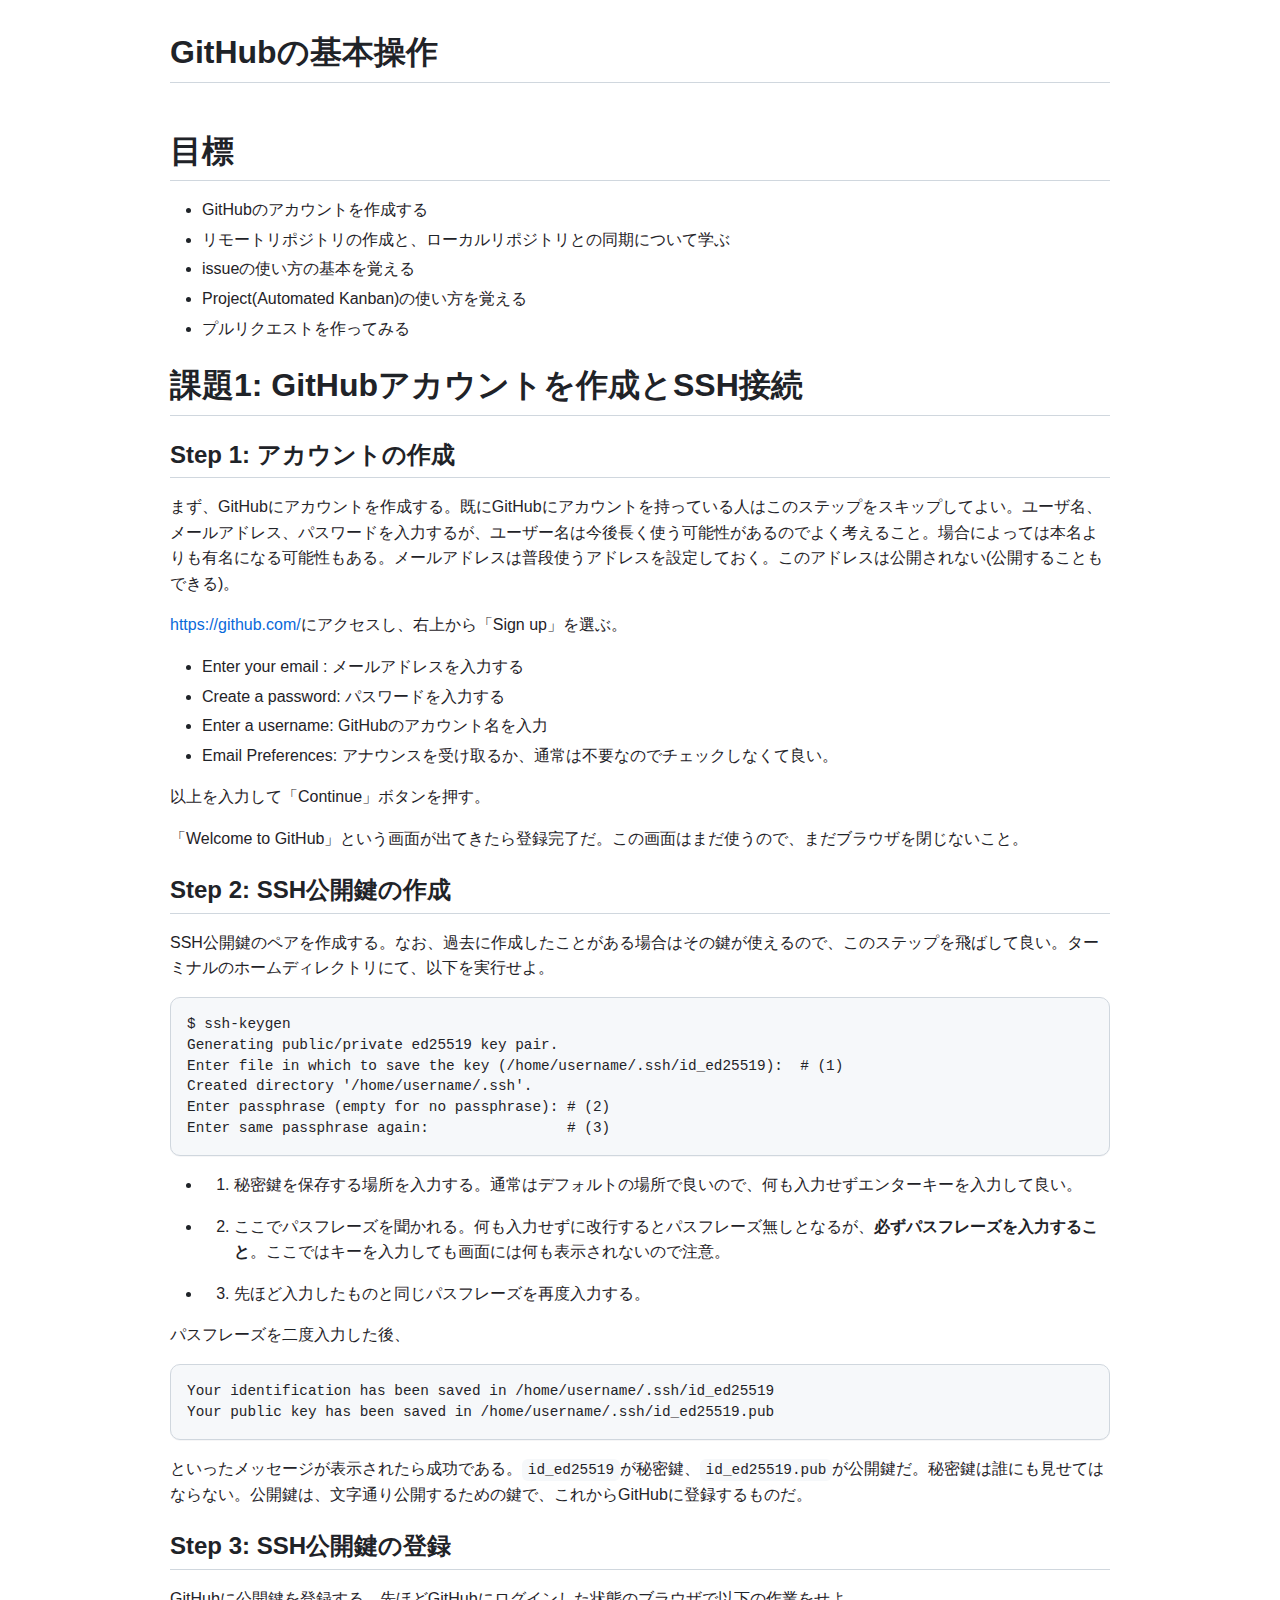
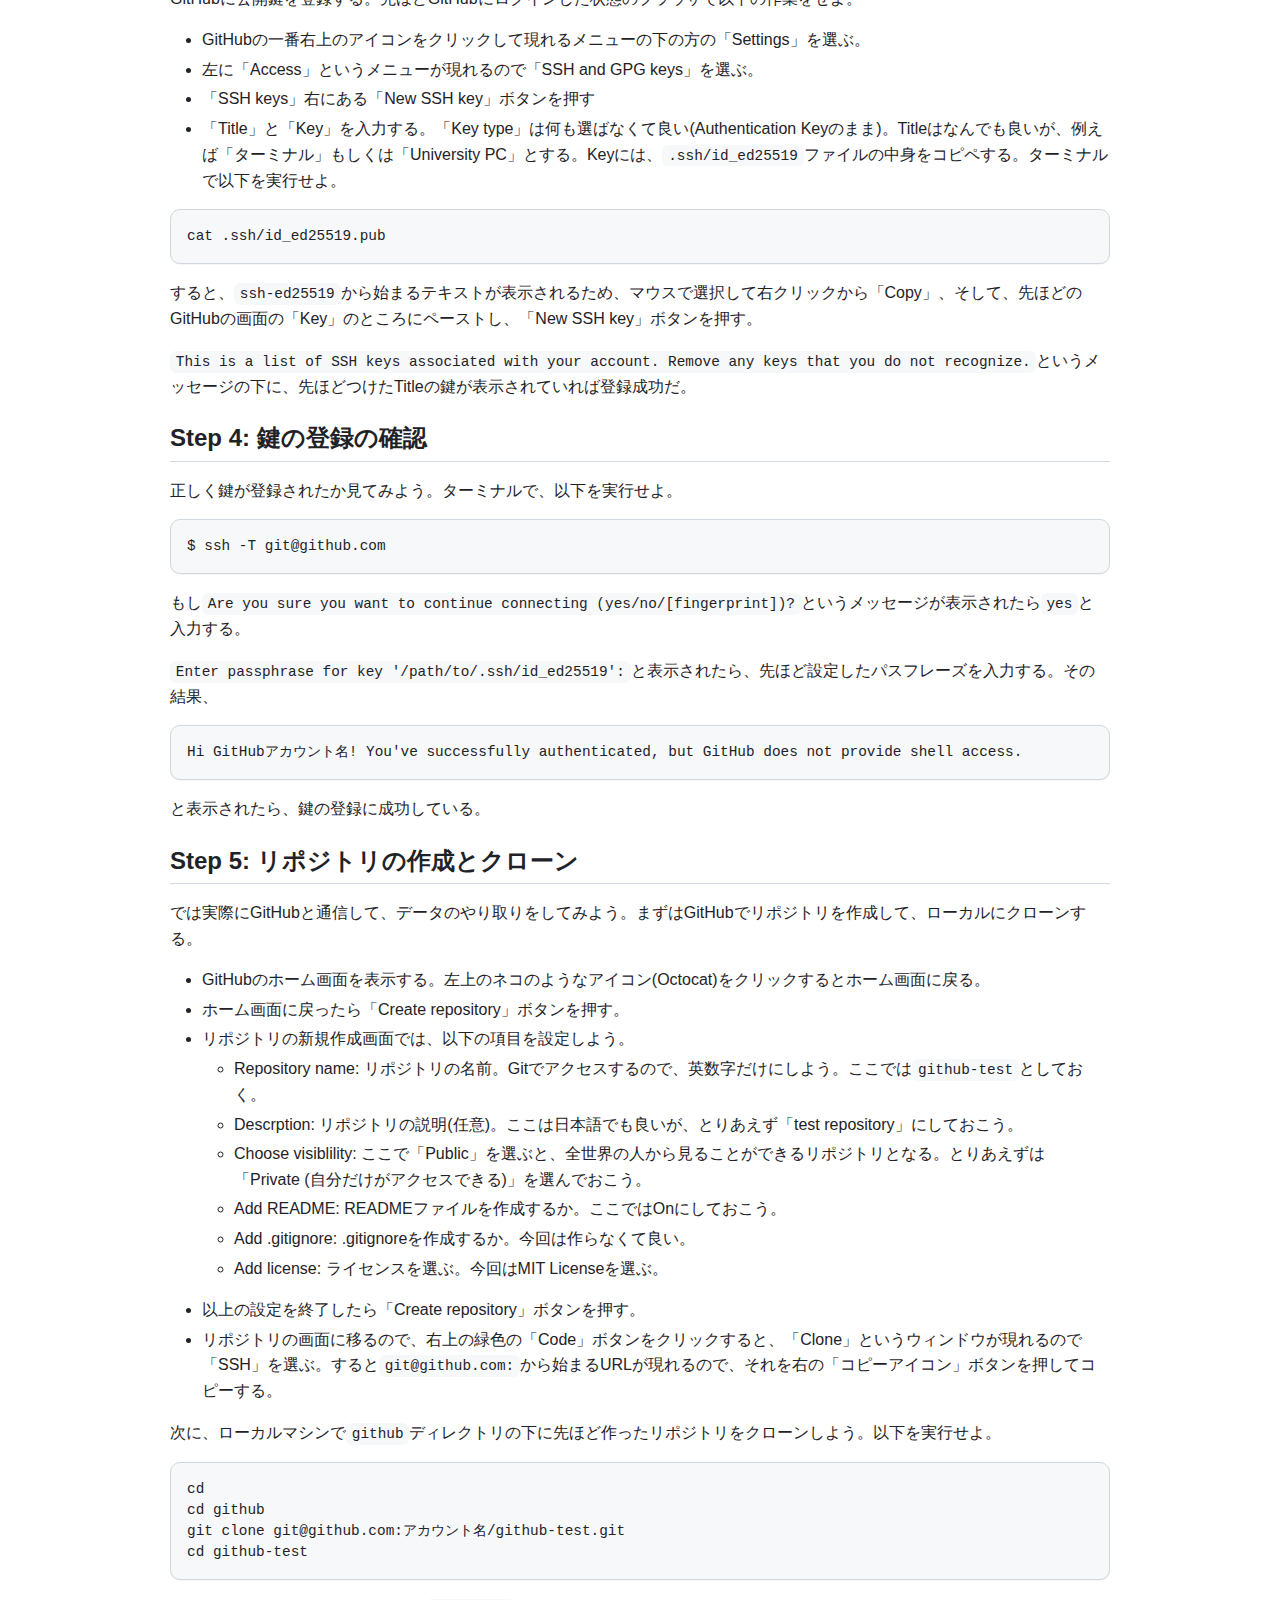
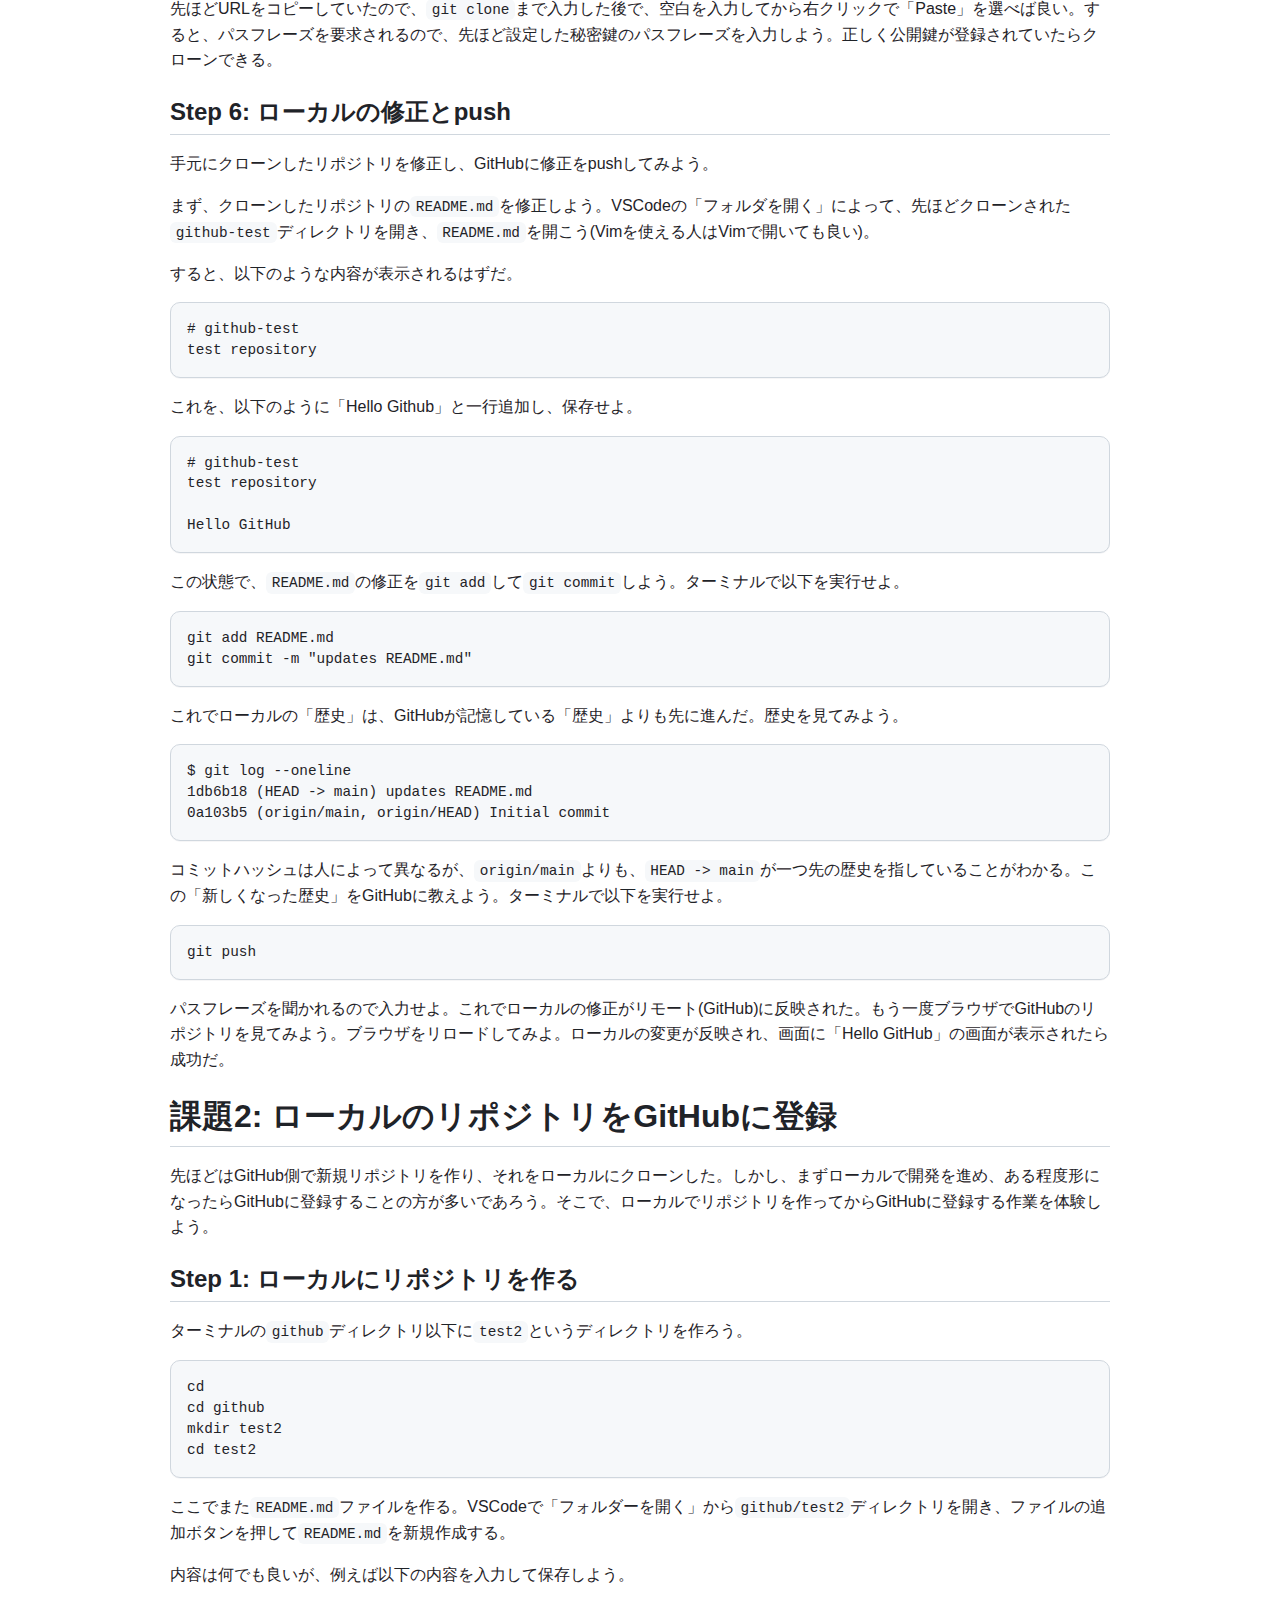
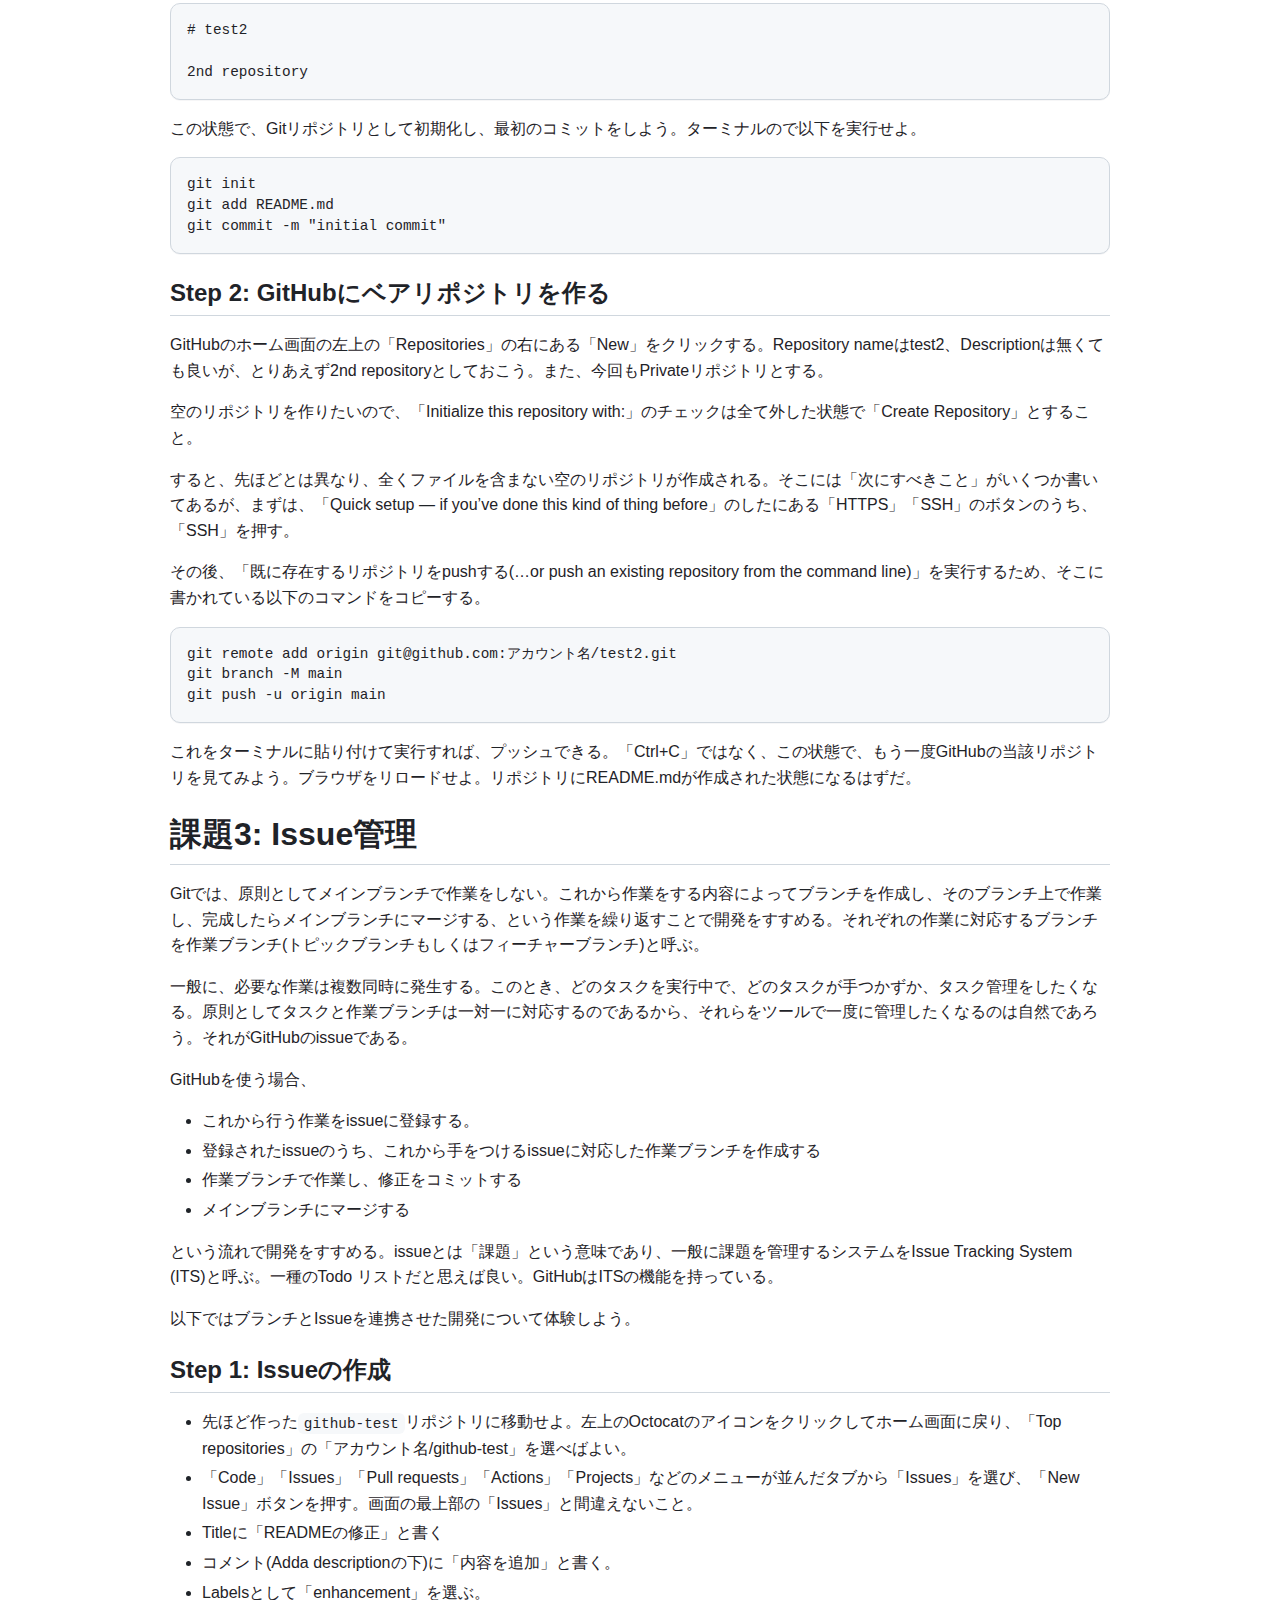
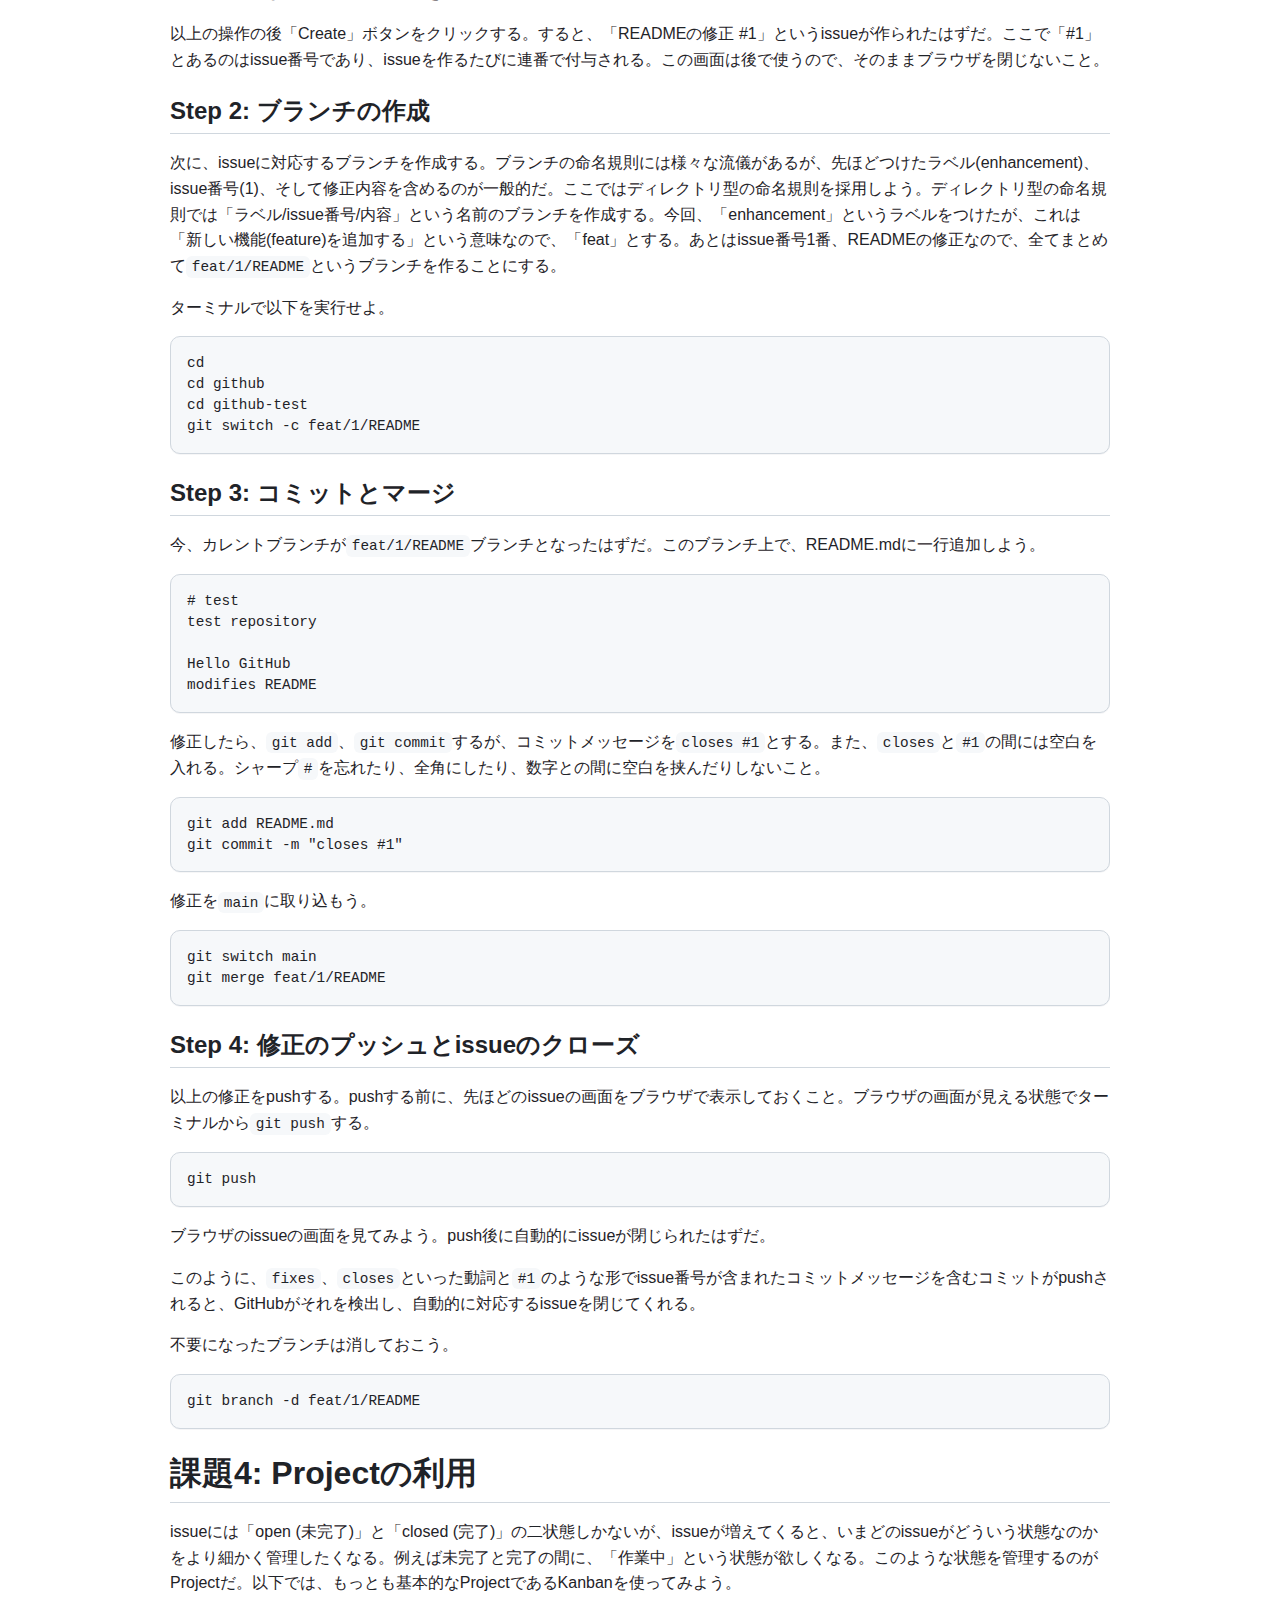
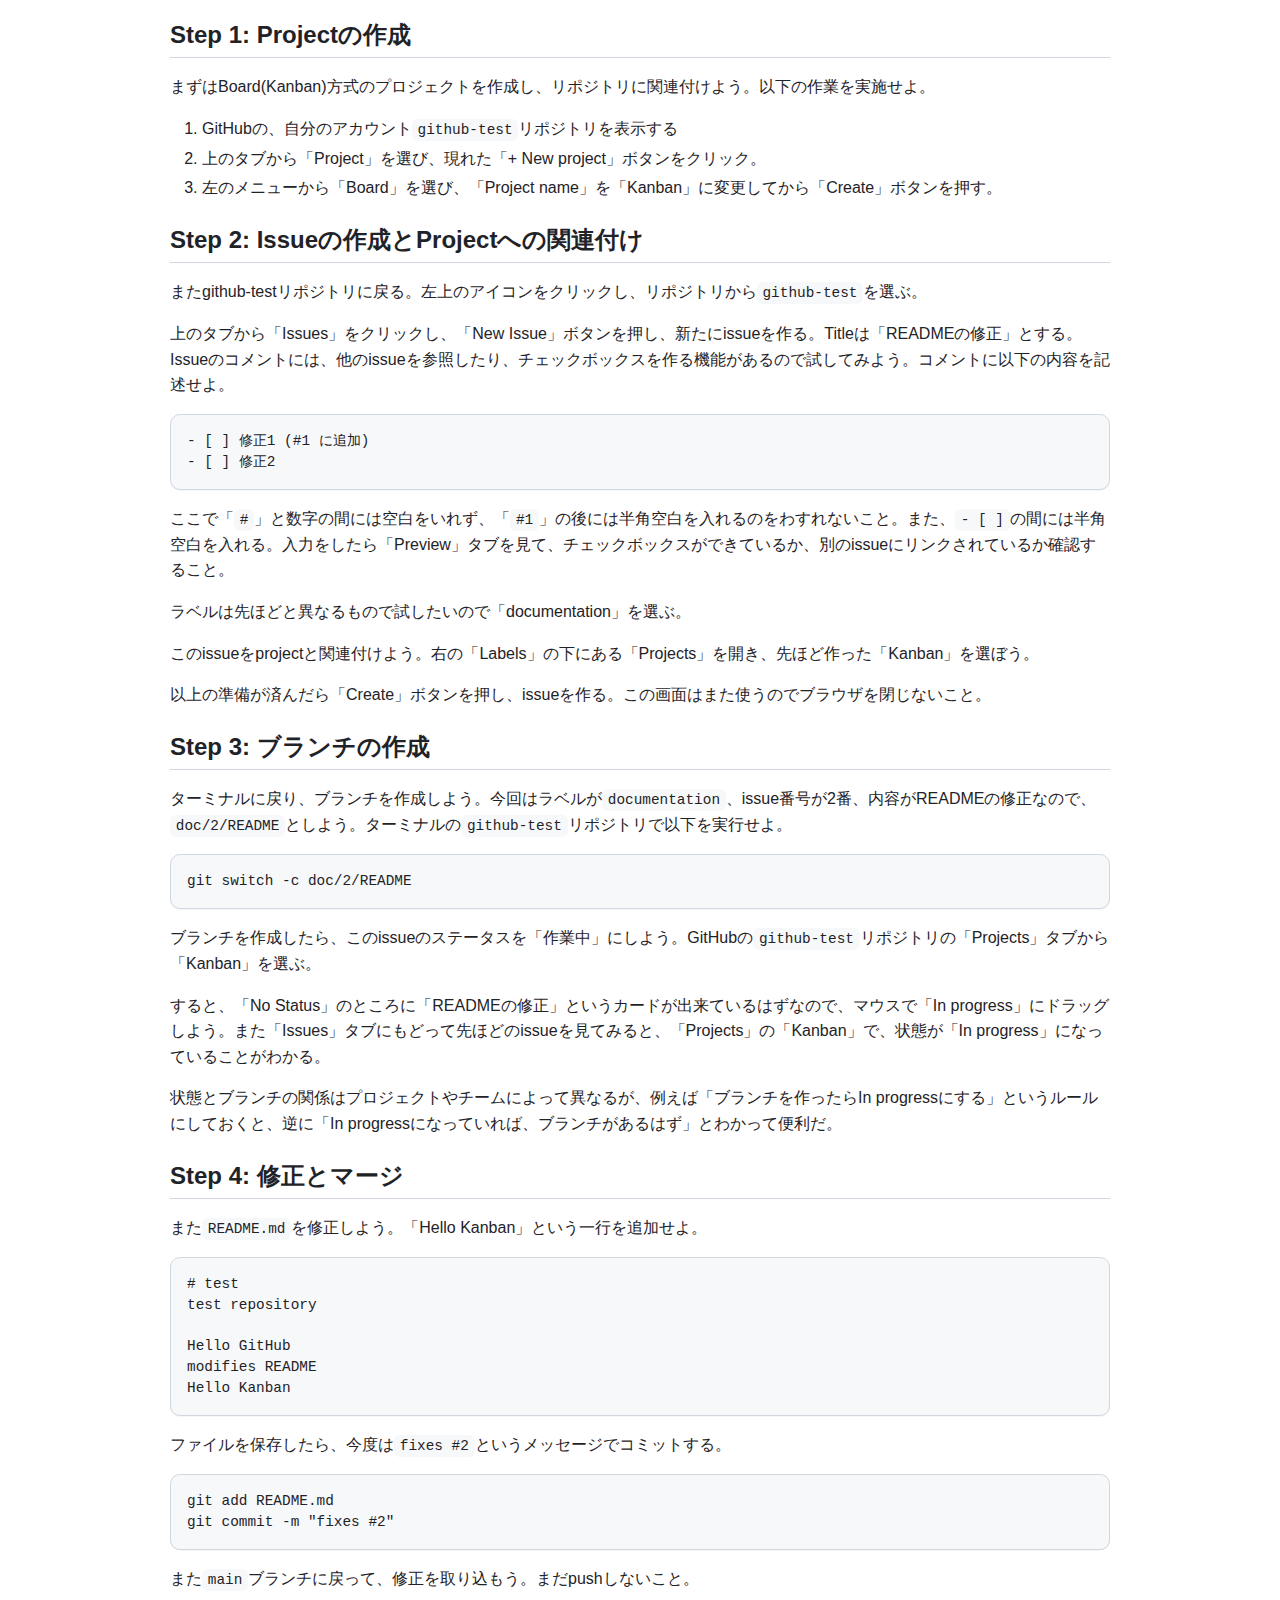
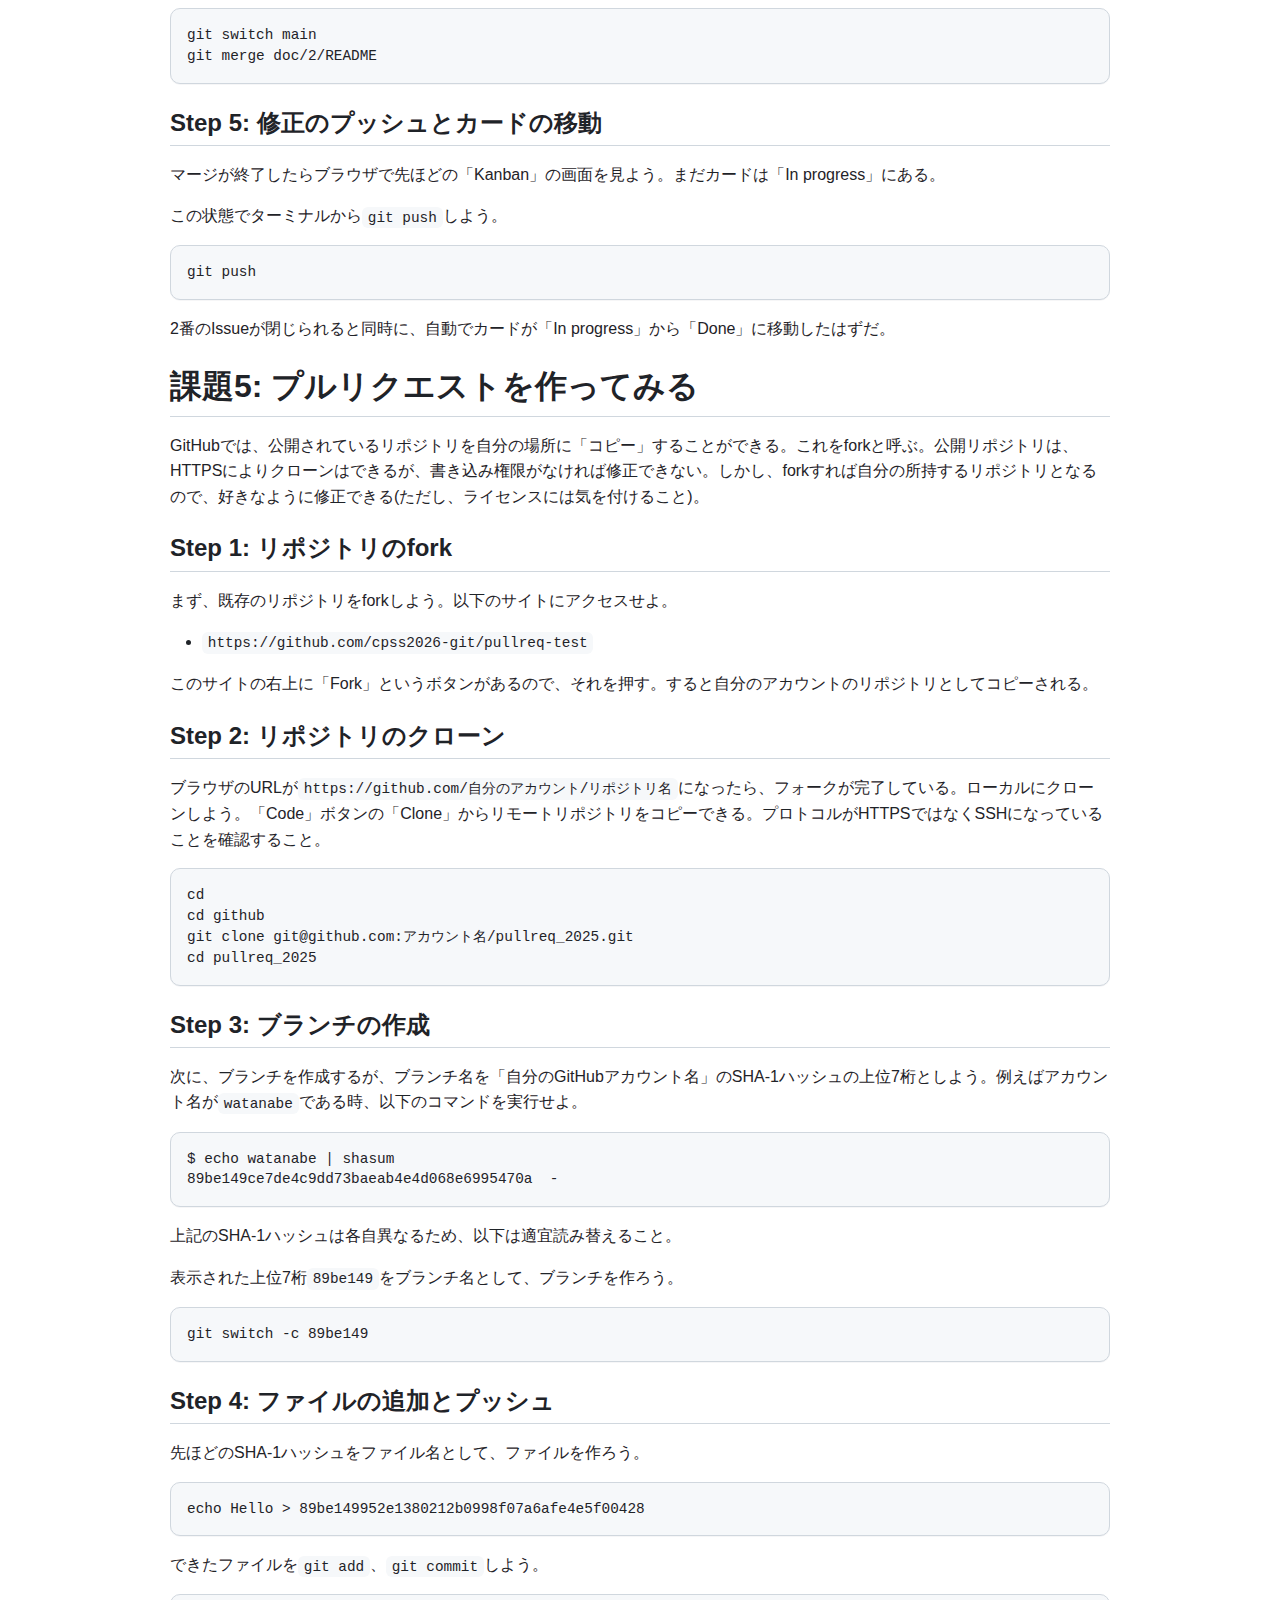
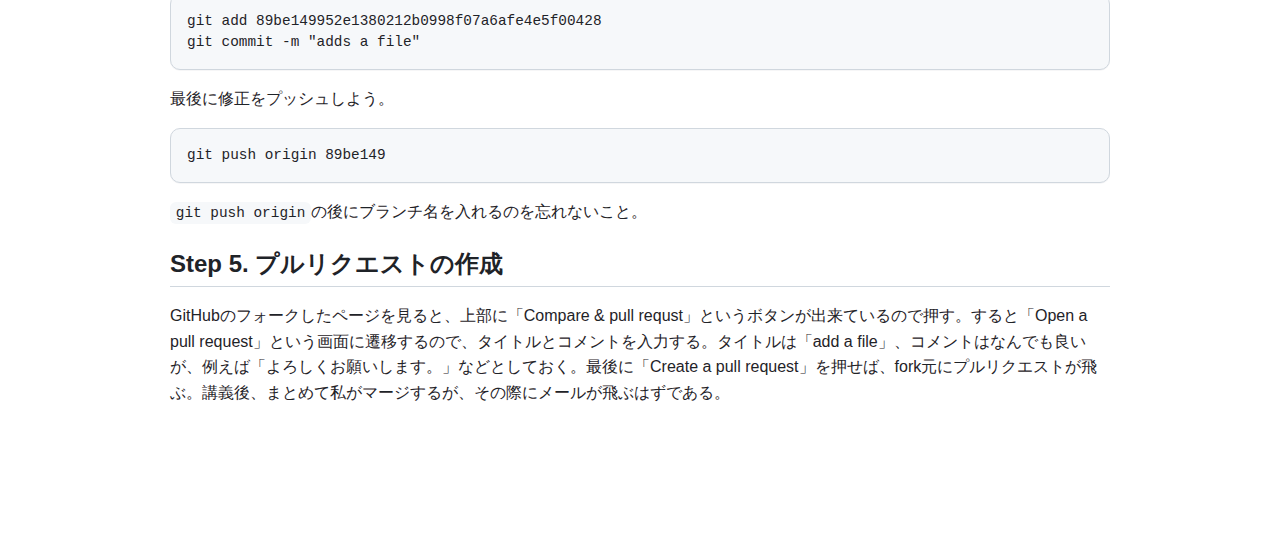
<file: 05-practice-github/index.html>
<!DOCTYPE html>
<html>

  <head>
    <meta charset="utf-8">
    <meta name="generator" content="pandoc">
    <meta name="viewport" content="width=device-width, initial-scale=1.0, user-scalable=yes">
                <title>GitHubの基本操作</title>

    <link rel="stylesheet" href="" type="text/css" />

    <meta name="viewport" content="width=device-width, initial-scale=1">

        <!--[if lt IE 9]>
    <script src="//cdnjs.cloudflare.com/ajax/libs/html5shiv/3.7.3/html5shiv-printshiv.min.js"></script>
  <![endif]-->
        <link rel="stylesheet" href="../css/style.css">
    <link href="https://use.fontawesome.com/releases/v5.6.1/css/all.css" rel="stylesheet">
  </head>

  <body>
    <article class="markdown-body">
                  <header>
        <h1 class="title">GitHubの基本操作</h1>
                              </header>
                  <h1 id="目標">目標</h1>
                  <ul>
                  <li>GitHubのアカウントを作成する</li>
                  <li>リモートリポジトリの作成と、ローカルリポジトリとの同期について学ぶ</li>
                  <li>issueの使い方の基本を覚える</li>
                  <li>Project(Automated Kanban)の使い方を覚える</li>
                  <li>プルリクエストを作ってみる</li>
                  </ul>
                  <h1 id="課題1-githubアカウントを作成とssh接続">課題1:
                  GitHubアカウントを作成とSSH接続</h1>
                  <h2 id="step-1-アカウントの作成">Step 1:
                  アカウントの作成</h2>
                  <p>まず、GitHubにアカウントを作成する。既にGitHubにアカウントを持っている人はこのステップをスキップしてよい。ユーザ名、メールアドレス、パスワードを入力するが、ユーザー名は今後長く使う可能性があるのでよく考えること。場合によっては本名よりも有名になる可能性もある。メールアドレスは普段使うアドレスを設定しておく。このアドレスは公開されない(公開することもできる)。</p>
                  <p><a
                  href="https://github.com/">https://github.com/</a>にアクセスし、右上から「Sign
                  up」を選ぶ。</p>
                  <ul>
                  <li>Enter your email : メールアドレスを入力する</li>
                  <li>Create a password: パスワードを入力する</li>
                  <li>Enter a username: GitHubのアカウント名を入力</li>
                  <li>Email Preferences:
                  アナウンスを受け取るか、通常は不要なのでチェックしなくて良い。</li>
                  </ul>
                  <p>以上を入力して「Continue」ボタンを押す。</p>
                  <p>「Welcome to
                  GitHub」という画面が出てきたら登録完了だ。この画面はまだ使うので、まだブラウザを閉じないこと。</p>
                  <h2 id="step-2-ssh公開鍵の作成">Step 2:
                  SSH公開鍵の作成</h2>
                  <p>SSH公開鍵のペアを作成する。なお、過去に作成したことがある場合はその鍵が使えるので、このステップを飛ばして良い。ターミナルのホームディレクトリにて、以下を実行せよ。</p>
                  <div class="sourceCode" id="cb1"><pre
                  class="sourceCode sh"><code class="sourceCode bash"><span id="cb1-1"><a href="#cb1-1" aria-hidden="true" tabindex="-1"></a><span class="ex">$</span> ssh-keygen</span>
<span id="cb1-2"><a href="#cb1-2" aria-hidden="true" tabindex="-1"></a><span class="ex">Generating</span> public/private ed25519 key pair.</span>
<span id="cb1-3"><a href="#cb1-3" aria-hidden="true" tabindex="-1"></a><span class="ex">Enter</span> file in which to save the key <span class="er">(</span><span class="ex">/home/username/.ssh/id_ed25519</span><span class="kw">)</span><span class="bu">:</span>  <span class="co"># (1)</span></span>
<span id="cb1-4"><a href="#cb1-4" aria-hidden="true" tabindex="-1"></a><span class="ex">Created</span> directory <span class="st">&#39;/home/username/.ssh&#39;</span>.</span>
<span id="cb1-5"><a href="#cb1-5" aria-hidden="true" tabindex="-1"></a><span class="ex">Enter</span> passphrase <span class="er">(</span><span class="ex">empty</span> for no passphrase<span class="kw">)</span><span class="bu">:</span> <span class="co"># (2)</span></span>
<span id="cb1-6"><a href="#cb1-6" aria-hidden="true" tabindex="-1"></a><span class="ex">Enter</span> same passphrase again:                <span class="co"># (3)</span></span></code></pre></div>
                  <ul>
                  <li><ol type="1">
                  <li>秘密鍵を保存する場所を入力する。通常はデフォルトの場所で良いので、何も入力せずエンターキーを入力して良い。</li>
                  </ol></li>
                  <li><ol start="2" type="1">
                  <li>ここでパスフレーズを聞かれる。何も入力せずに改行するとパスフレーズ無しとなるが、<strong>必ずパスフレーズを入力すること</strong>。ここではキーを入力しても画面には何も表示されないので注意。</li>
                  </ol></li>
                  <li><ol start="3" type="1">
                  <li>先ほど入力したものと同じパスフレーズを再度入力する。</li>
                  </ol></li>
                  </ul>
                  <p>パスフレーズを二度入力した後、</p>
                  <div class="sourceCode" id="cb2"><pre
                  class="sourceCode txt"><code class="sourceCode default"><span id="cb2-1"><a href="#cb2-1" aria-hidden="true" tabindex="-1"></a>Your identification has been saved in /home/username/.ssh/id_ed25519</span>
<span id="cb2-2"><a href="#cb2-2" aria-hidden="true" tabindex="-1"></a>Your public key has been saved in /home/username/.ssh/id_ed25519.pub</span></code></pre></div>
                  <p>といったメッセージが表示されたら成功である。<code>id_ed25519</code>が秘密鍵、<code>id_ed25519.pub</code>が公開鍵だ。秘密鍵は誰にも見せてはならない。公開鍵は、文字通り公開するための鍵で、これからGitHubに登録するものだ。</p>
                  <h2 id="step-3-ssh公開鍵の登録">Step 3:
                  SSH公開鍵の登録</h2>
                  <p>GitHubに公開鍵を登録する。先ほどGitHubにログインした状態のブラウザで以下の作業をせよ。</p>
                  <ul>
                  <li>GitHubの一番右上のアイコンをクリックして現れるメニューの下の方の「Settings」を選ぶ。</li>
                  <li>左に「Access」というメニューが現れるので「SSH and
                  GPG keys」を選ぶ。</li>
                  <li>「SSH keys」右にある「New SSH
                  key」ボタンを押す</li>
                  <li>「Title」と「Key」を入力する。「Key
                  type」は何も選ばなくて良い(Authentication
                  Keyのまま)。Titleはなんでも良いが、例えば「ターミナル」もしくは「University
                  PC」とする。Keyには、<code>.ssh/id_ed25519</code>ファイルの中身をコピペする。ターミナルで以下を実行せよ。</li>
                  </ul>
                  <div class="sourceCode" id="cb3"><pre
                  class="sourceCode sh"><code class="sourceCode bash"><span id="cb3-1"><a href="#cb3-1" aria-hidden="true" tabindex="-1"></a><span class="fu">cat</span> .ssh/id_ed25519.pub</span></code></pre></div>
                  <p>すると、<code>ssh-ed25519</code>から始まるテキストが表示されるため、マウスで選択して右クリックから「Copy」、そして、先ほどのGitHubの画面の「Key」のところにペーストし、「New
                  SSH key」ボタンを押す。</p>
                  <p><code>This is a list of SSH keys associated with your account. Remove any keys that you do not recognize.</code>というメッセージの下に、先ほどつけたTitleの鍵が表示されていれば登録成功だ。</p>
                  <h2 id="step-4-鍵の登録の確認">Step 4:
                  鍵の登録の確認</h2>
                  <p>正しく鍵が登録されたか見てみよう。ターミナルで、以下を実行せよ。</p>
                  <div class="sourceCode" id="cb4"><pre
                  class="sourceCode sh"><code class="sourceCode bash"><span id="cb4-1"><a href="#cb4-1" aria-hidden="true" tabindex="-1"></a><span class="ex">$</span> ssh <span class="at">-T</span> git@github.com</span></code></pre></div>
                  <p>もし<code>Are you sure you want to continue connecting (yes/no/[fingerprint])?</code>というメッセージが表示されたら<code>yes</code>と入力する。</p>
                  <p><code>Enter passphrase for key '/path/to/.ssh/id_ed25519':</code>と表示されたら、先ほど設定したパスフレーズを入力する。その結果、</p>
                  <div class="sourceCode" id="cb5"><pre
                  class="sourceCode txt"><code class="sourceCode default"><span id="cb5-1"><a href="#cb5-1" aria-hidden="true" tabindex="-1"></a>Hi GitHubアカウント名! You&#39;ve successfully authenticated, but GitHub does not provide shell access.</span></code></pre></div>
                  <p>と表示されたら、鍵の登録に成功している。</p>
                  <h2 id="step-5-リポジトリの作成とクローン">Step 5:
                  リポジトリの作成とクローン</h2>
                  <p>では実際にGitHubと通信して、データのやり取りをしてみよう。まずはGitHubでリポジトリを作成して、ローカルにクローンする。</p>
                  <ul>
                  <li>GitHubのホーム画面を表示する。左上のネコのようなアイコン(Octocat)をクリックするとホーム画面に戻る。</li>
                  <li>ホーム画面に戻ったら「Create
                  repository」ボタンを押す。</li>
                  <li>リポジトリの新規作成画面では、以下の項目を設定しよう。
                  <ul>
                  <li>Repository name:
                  リポジトリの名前。Gitでアクセスするので、英数字だけにしよう。ここでは<code>github-test</code>としておく。</li>
                  <li>Descrption:
                  リポジトリの説明(任意)。ここは日本語でも良いが、とりあえず「test
                  repository」にしておこう。</li>
                  <li>Choose visiblility:
                  ここで「Public」を選ぶと、全世界の人から見ることができるリポジトリとなる。とりあえずは「Private
                  (自分だけがアクセスできる)」を選んでおこう。</li>
                  <li>Add README:
                  READMEファイルを作成するか。ここではOnにしておこう。</li>
                  <li>Add .gitignore:
                  .gitignoreを作成するか。今回は作らなくて良い。</li>
                  <li>Add license: ライセンスを選ぶ。今回はMIT
                  Licenseを選ぶ。</li>
                  </ul></li>
                  <li>以上の設定を終了したら「Create
                  repository」ボタンを押す。</li>
                  <li>リポジトリの画面に移るので、右上の緑色の「Code」ボタンをクリックすると、「Clone」というウィンドウが現れるので「SSH」を選ぶ。すると<code>git@github.com:</code>から始まるURLが現れるので、それを右の「コピーアイコン」ボタンを押してコピーする。</li>
                  </ul>
                  <p>次に、ローカルマシンで<code>github</code>ディレクトリの下に先ほど作ったリポジトリをクローンしよう。以下を実行せよ。</p>
                  <div class="sourceCode" id="cb6"><pre
                  class="sourceCode sh"><code class="sourceCode bash"><span id="cb6-1"><a href="#cb6-1" aria-hidden="true" tabindex="-1"></a><span class="bu">cd</span></span>
<span id="cb6-2"><a href="#cb6-2" aria-hidden="true" tabindex="-1"></a><span class="bu">cd</span> github</span>
<span id="cb6-3"><a href="#cb6-3" aria-hidden="true" tabindex="-1"></a><span class="fu">git</span> clone git@github.com:アカウント名/github-test.git</span>
<span id="cb6-4"><a href="#cb6-4" aria-hidden="true" tabindex="-1"></a><span class="bu">cd</span> github-test</span></code></pre></div>
                  <p>先ほどURLをコピーしていたので、<code>git clone</code>まで入力した後で、空白を入力してから右クリックで「Paste」を選べば良い。すると、パスフレーズを要求されるので、先ほど設定した秘密鍵のパスフレーズを入力しよう。正しく公開鍵が登録されていたらクローンできる。</p>
                  <h2 id="step-6-ローカルの修正とpush">Step 6:
                  ローカルの修正とpush</h2>
                  <p>手元にクローンしたリポジトリを修正し、GitHubに修正をpushしてみよう。</p>
                  <p>まず、クローンしたリポジトリの<code>README.md</code>を修正しよう。VSCodeの「フォルダを開く」によって、先ほどクローンされた<code>github-test</code>ディレクトリを開き、<code>README.md</code>を開こう(Vimを使える人はVimで開いても良い)。</p>
                  <p>すると、以下のような内容が表示されるはずだ。</p>
                  <div class="sourceCode" id="cb7"><pre
                  class="sourceCode md"><code class="sourceCode markdown"><span id="cb7-1"><a href="#cb7-1" aria-hidden="true" tabindex="-1"></a><span class="fu"># github-test</span></span>
<span id="cb7-2"><a href="#cb7-2" aria-hidden="true" tabindex="-1"></a>test repository</span></code></pre></div>
                  <p>これを、以下のように「Hello
                  Github」と一行追加し、保存せよ。</p>
                  <div class="sourceCode" id="cb8"><pre
                  class="sourceCode md"><code class="sourceCode markdown"><span id="cb8-1"><a href="#cb8-1" aria-hidden="true" tabindex="-1"></a><span class="fu"># github-test</span></span>
<span id="cb8-2"><a href="#cb8-2" aria-hidden="true" tabindex="-1"></a>test repository</span>
<span id="cb8-3"><a href="#cb8-3" aria-hidden="true" tabindex="-1"></a></span>
<span id="cb8-4"><a href="#cb8-4" aria-hidden="true" tabindex="-1"></a>Hello GitHub</span></code></pre></div>
                  <p>この状態で、<code>README.md</code>の修正を<code>git add</code>して<code>git commit</code>しよう。ターミナルで以下を実行せよ。</p>
                  <div class="sourceCode" id="cb9"><pre
                  class="sourceCode sh"><code class="sourceCode bash"><span id="cb9-1"><a href="#cb9-1" aria-hidden="true" tabindex="-1"></a><span class="fu">git</span> add README.md</span>
<span id="cb9-2"><a href="#cb9-2" aria-hidden="true" tabindex="-1"></a><span class="fu">git</span> commit <span class="at">-m</span> <span class="st">&quot;updates README.md&quot;</span></span></code></pre></div>
                  <p>これでローカルの「歴史」は、GitHubが記憶している「歴史」よりも先に進んだ。歴史を見てみよう。</p>
                  <div class="sourceCode" id="cb10"><pre
                  class="sourceCode sh"><code class="sourceCode bash"><span id="cb10-1"><a href="#cb10-1" aria-hidden="true" tabindex="-1"></a><span class="ex">$</span> git log <span class="at">--oneline</span></span>
<span id="cb10-2"><a href="#cb10-2" aria-hidden="true" tabindex="-1"></a><span class="ex">1db6b18</span> <span class="er">(</span><span class="ex">HEAD</span> <span class="at">-</span><span class="op">&gt;</span> main<span class="kw">)</span> <span class="ex">updates</span> README.md</span>
<span id="cb10-3"><a href="#cb10-3" aria-hidden="true" tabindex="-1"></a><span class="ex">0a103b5</span> <span class="er">(</span><span class="ex">origin/main,</span> origin/HEAD<span class="kw">)</span> <span class="ex">Initial</span> commit</span></code></pre></div>
                  <p>コミットハッシュは人によって異なるが、<code>origin/main</code>よりも、<code>HEAD -&gt; main</code>が一つ先の歴史を指していることがわかる。この「新しくなった歴史」をGitHubに教えよう。ターミナルで以下を実行せよ。</p>
                  <div class="sourceCode" id="cb11"><pre
                  class="sourceCode sh"><code class="sourceCode bash"><span id="cb11-1"><a href="#cb11-1" aria-hidden="true" tabindex="-1"></a><span class="fu">git</span> push</span></code></pre></div>
                  <p>パスフレーズを聞かれるので入力せよ。これでローカルの修正がリモート(GitHub)に反映された。もう一度ブラウザでGitHubのリポジトリを見てみよう。ブラウザをリロードしてみよ。ローカルの変更が反映され、画面に「Hello
                  GitHub」の画面が表示されたら成功だ。</p>
                  <h1
                  id="課題2-ローカルのリポジトリをgithubに登録">課題2:
                  ローカルのリポジトリをGitHubに登録</h1>
                  <p>先ほどはGitHub側で新規リポジトリを作り、それをローカルにクローンした。しかし、まずローカルで開発を進め、ある程度形になったらGitHubに登録することの方が多いであろう。そこで、ローカルでリポジトリを作ってからGitHubに登録する作業を体験しよう。</p>
                  <h2 id="step-1-ローカルにリポジトリを作る">Step 1:
                  ローカルにリポジトリを作る</h2>
                  <p>ターミナルの<code>github</code>ディレクトリ以下に<code>test2</code>というディレクトリを作ろう。</p>
                  <div class="sourceCode" id="cb12"><pre
                  class="sourceCode sh"><code class="sourceCode bash"><span id="cb12-1"><a href="#cb12-1" aria-hidden="true" tabindex="-1"></a><span class="bu">cd</span></span>
<span id="cb12-2"><a href="#cb12-2" aria-hidden="true" tabindex="-1"></a><span class="bu">cd</span> github</span>
<span id="cb12-3"><a href="#cb12-3" aria-hidden="true" tabindex="-1"></a><span class="fu">mkdir</span> test2</span>
<span id="cb12-4"><a href="#cb12-4" aria-hidden="true" tabindex="-1"></a><span class="bu">cd</span> test2</span></code></pre></div>
                  <p>ここでまた<code>README.md</code>ファイルを作る。VSCodeで「フォルダーを開く」から<code>github/test2</code>ディレクトリを開き、ファイルの追加ボタンを押して<code>README.md</code>を新規作成する。</p>
                  <p>内容は何でも良いが、例えば以下の内容を入力して保存しよう。</p>
                  <div class="sourceCode" id="cb13"><pre
                  class="sourceCode md"><code class="sourceCode markdown"><span id="cb13-1"><a href="#cb13-1" aria-hidden="true" tabindex="-1"></a><span class="fu"># test2</span></span>
<span id="cb13-2"><a href="#cb13-2" aria-hidden="true" tabindex="-1"></a></span>
<span id="cb13-3"><a href="#cb13-3" aria-hidden="true" tabindex="-1"></a>2nd repository</span></code></pre></div>
                  <p>この状態で、Gitリポジトリとして初期化し、最初のコミットをしよう。ターミナルので以下を実行せよ。</p>
                  <div class="sourceCode" id="cb14"><pre
                  class="sourceCode sh"><code class="sourceCode bash"><span id="cb14-1"><a href="#cb14-1" aria-hidden="true" tabindex="-1"></a><span class="fu">git</span> init</span>
<span id="cb14-2"><a href="#cb14-2" aria-hidden="true" tabindex="-1"></a><span class="fu">git</span> add README.md</span>
<span id="cb14-3"><a href="#cb14-3" aria-hidden="true" tabindex="-1"></a><span class="fu">git</span> commit <span class="at">-m</span> <span class="st">&quot;initial commit&quot;</span></span></code></pre></div>
                  <h2 id="step-2-githubにベアリポジトリを作る">Step 2:
                  GitHubにベアリポジトリを作る</h2>
                  <p>GitHubのホーム画面の左上の「Repositories」の右にある「New」をクリックする。Repository
                  nameはtest2、Descriptionは無くても良いが、とりあえず2nd
                  repositoryとしておこう。また、今回もPrivateリポジトリとする。</p>
                  <p>空のリポジトリを作りたいので、「Initialize this
                  repository with:」のチェックは全て外した状態で「Create
                  Repository」とすること。</p>
                  <p>すると、先ほどとは異なり、全くファイルを含まない空のリポジトリが作成される。そこには「次にすべきこと」がいくつか書いてあるが、まずは、「Quick
                  setup — if you’ve done this kind of thing
                  before」のしたにある「HTTPS」「SSH」のボタンのうち、「SSH」を押す。</p>
                  <p>その後、「既に存在するリポジトリをpushする(…or push
                  an existing repository from the command
                  line)」を実行するため、そこに書かれている以下のコマンドをコピーする。</p>
                  <div class="sourceCode" id="cb15"><pre
                  class="sourceCode sh"><code class="sourceCode bash"><span id="cb15-1"><a href="#cb15-1" aria-hidden="true" tabindex="-1"></a><span class="fu">git</span> remote add origin git@github.com:アカウント名/test2.git</span>
<span id="cb15-2"><a href="#cb15-2" aria-hidden="true" tabindex="-1"></a><span class="fu">git</span> branch <span class="at">-M</span> main</span>
<span id="cb15-3"><a href="#cb15-3" aria-hidden="true" tabindex="-1"></a><span class="fu">git</span> push <span class="at">-u</span> origin main</span></code></pre></div>
                  <p>これをターミナルに貼り付けて実行すれば、プッシュできる。「Ctrl+C」ではなく、この状態で、もう一度GitHubの当該リポジトリを見てみよう。ブラウザをリロードせよ。リポジトリにREADME.mdが作成された状態になるはずだ。</p>
                  <h1 id="課題3-issue管理">課題3: Issue管理</h1>
                  <p>Gitでは、原則としてメインブランチで作業をしない。これから作業をする内容によってブランチを作成し、そのブランチ上で作業し、完成したらメインブランチにマージする、という作業を繰り返すことで開発をすすめる。それぞれの作業に対応するブランチを作業ブランチ(トピックブランチもしくはフィーチャーブランチ)と呼ぶ。</p>
                  <p>一般に、必要な作業は複数同時に発生する。このとき、どのタスクを実行中で、どのタスクが手つかずか、タスク管理をしたくなる。原則としてタスクと作業ブランチは一対一に対応するのであるから、それらをツールで一度に管理したくなるのは自然であろう。それがGitHubのissueである。</p>
                  <p>GitHubを使う場合、</p>
                  <ul>
                  <li>これから行う作業をissueに登録する。</li>
                  <li>登録されたissueのうち、これから手をつけるissueに対応した作業ブランチを作成する</li>
                  <li>作業ブランチで作業し、修正をコミットする</li>
                  <li>メインブランチにマージする</li>
                  </ul>
                  <p>という流れで開発をすすめる。issueとは「課題」という意味であり、一般に課題を管理するシステムをIssue
                  Tracking System (ITS)と呼ぶ。一種のTodo
                  リストだと思えば良い。GitHubはITSの機能を持っている。</p>
                  <p>以下ではブランチとIssueを連携させた開発について体験しよう。</p>
                  <h2 id="step-1-issueの作成">Step 1: Issueの作成</h2>
                  <ul>
                  <li>先ほど作った<code>github-test</code>リポジトリに移動せよ。左上のOctocatのアイコンをクリックしてホーム画面に戻り、「Top
                  repositories」の「アカウント名/github-test」を選べばよい。</li>
                  <li>「Code」「Issues」「Pull
                  requests」「Actions」「Projects」などのメニューが並んだタブから「Issues」を選び、「New
                  Issue」ボタンを押す。画面の最上部の「Issues」と間違えないこと。</li>
                  <li>Titleに「READMEの修正」と書く</li>
                  <li>コメント(Adda
                  descriptionの下)に「内容を追加」と書く。</li>
                  <li>Labelsとして「enhancement」を選ぶ。</li>
                  </ul>
                  <p>以上の操作の後「Create」ボタンをクリックする。すると、「READMEの修正
                  #1」というissueが作られたはずだ。ここで「#1」とあるのはissue番号であり、issueを作るたびに連番で付与される。この画面は後で使うので、そのままブラウザを閉じないこと。</p>
                  <h2 id="step-2-ブランチの作成">Step 2:
                  ブランチの作成</h2>
                  <p>次に、issueに対応するブランチを作成する。ブランチの命名規則には様々な流儀があるが、先ほどつけたラベル(enhancement)、issue番号(1)、そして修正内容を含めるのが一般的だ。ここではディレクトリ型の命名規則を採用しよう。ディレクトリ型の命名規則では「ラベル/issue番号/内容」という名前のブランチを作成する。今回、「enhancement」というラベルをつけたが、これは「新しい機能(feature)を追加する」という意味なので、「feat」とする。あとはissue番号1番、READMEの修正なので、全てまとめて<code>feat/1/README</code>というブランチを作ることにする。</p>
                  <p>ターミナルで以下を実行せよ。</p>
                  <div class="sourceCode" id="cb16"><pre
                  class="sourceCode sh"><code class="sourceCode bash"><span id="cb16-1"><a href="#cb16-1" aria-hidden="true" tabindex="-1"></a><span class="bu">cd</span></span>
<span id="cb16-2"><a href="#cb16-2" aria-hidden="true" tabindex="-1"></a><span class="bu">cd</span> github</span>
<span id="cb16-3"><a href="#cb16-3" aria-hidden="true" tabindex="-1"></a><span class="bu">cd</span> github-test</span>
<span id="cb16-4"><a href="#cb16-4" aria-hidden="true" tabindex="-1"></a><span class="fu">git</span> switch <span class="at">-c</span> feat/1/README</span></code></pre></div>
                  <h2 id="step-3-コミットとマージ">Step 3:
                  コミットとマージ</h2>
                  <p>今、カレントブランチが<code>feat/1/README</code>ブランチとなったはずだ。このブランチ上で、README.mdに一行追加しよう。</p>
                  <div class="sourceCode" id="cb17"><pre
                  class="sourceCode sh"><code class="sourceCode bash"><span id="cb17-1"><a href="#cb17-1" aria-hidden="true" tabindex="-1"></a><span class="co"># test</span></span>
<span id="cb17-2"><a href="#cb17-2" aria-hidden="true" tabindex="-1"></a><span class="bu">test</span> repository</span>
<span id="cb17-3"><a href="#cb17-3" aria-hidden="true" tabindex="-1"></a></span>
<span id="cb17-4"><a href="#cb17-4" aria-hidden="true" tabindex="-1"></a><span class="ex">Hello</span> GitHub</span>
<span id="cb17-5"><a href="#cb17-5" aria-hidden="true" tabindex="-1"></a><span class="ex">modifies</span> README</span></code></pre></div>
                  <p>修正したら、<code>git add</code>、<code>git commit</code>するが、コミットメッセージを<code>closes #1</code>とする。また、<code>closes</code>と<code>#1</code>の間には空白を入れる。シャープ<code>#</code>を忘れたり、全角にしたり、数字との間に空白を挟んだりしないこと。</p>
                  <div class="sourceCode" id="cb18"><pre
                  class="sourceCode sh"><code class="sourceCode bash"><span id="cb18-1"><a href="#cb18-1" aria-hidden="true" tabindex="-1"></a><span class="fu">git</span> add README.md</span>
<span id="cb18-2"><a href="#cb18-2" aria-hidden="true" tabindex="-1"></a><span class="fu">git</span> commit <span class="at">-m</span> <span class="st">&quot;closes #1&quot;</span></span></code></pre></div>
                  <p>修正を<code>main</code>に取り込もう。</p>
                  <div class="sourceCode" id="cb19"><pre
                  class="sourceCode sh"><code class="sourceCode bash"><span id="cb19-1"><a href="#cb19-1" aria-hidden="true" tabindex="-1"></a><span class="fu">git</span> switch main</span>
<span id="cb19-2"><a href="#cb19-2" aria-hidden="true" tabindex="-1"></a><span class="fu">git</span> merge feat/1/README</span></code></pre></div>
                  <h2 id="step-4-修正のプッシュとissueのクローズ">Step
                  4: 修正のプッシュとissueのクローズ</h2>
                  <p>以上の修正をpushする。pushする前に、先ほどのissueの画面をブラウザで表示しておくこと。ブラウザの画面が見える状態でターミナルから<code>git push</code>する。</p>
                  <div class="sourceCode" id="cb20"><pre
                  class="sourceCode sh"><code class="sourceCode bash"><span id="cb20-1"><a href="#cb20-1" aria-hidden="true" tabindex="-1"></a><span class="fu">git</span> push</span></code></pre></div>
                  <p>ブラウザのissueの画面を見てみよう。push後に自動的にissueが閉じられたはずだ。</p>
                  <p>このように、<code>fixes</code>、<code>closes</code>といった動詞と<code>#1</code>のような形でissue番号が含まれたコミットメッセージを含むコミットがpushされると、GitHubがそれを検出し、自動的に対応するissueを閉じてくれる。</p>
                  <p>不要になったブランチは消しておこう。</p>
                  <div class="sourceCode" id="cb21"><pre
                  class="sourceCode sh"><code class="sourceCode bash"><span id="cb21-1"><a href="#cb21-1" aria-hidden="true" tabindex="-1"></a><span class="fu">git</span> branch <span class="at">-d</span> feat/1/README</span></code></pre></div>
                  <h1 id="課題4-projectの利用">課題4: Projectの利用</h1>
                  <p>issueには「open (未完了)」と「closed
                  (完了)」の二状態しかないが、issueが増えてくると、いまどのissueがどういう状態なのかをより細かく管理したくなる。例えば未完了と完了の間に、「作業中」という状態が欲しくなる。このような状態を管理するのがProjectだ。以下では、もっとも基本的なProjectであるKanbanを使ってみよう。</p>
                  <h2 id="step-1-projectの作成">Step 1:
                  Projectの作成</h2>
                  <p>まずはBoard(Kanban)方式のプロジェクトを作成し、リポジトリに関連付けよう。以下の作業を実施せよ。</p>
                  <ol type="1">
                  <li>GitHubの、自分のアカウント<code>github-test</code>リポジトリを表示する</li>
                  <li>上のタブから「Project」を選び、現れた「+ New
                  project」ボタンをクリック。</li>
                  <li>左のメニューから「Board」を選び、「Project
                  name」を「Kanban」に変更してから「Create」ボタンを押す。</li>
                  </ol>
                  <h2 id="step-2-issueの作成とprojectへの関連付け">Step
                  2: Issueの作成とProjectへの関連付け</h2>
                  <p>またgithub-testリポジトリに戻る。左上のアイコンをクリックし、リポジトリから<code>github-test</code>を選ぶ。</p>
                  <p>上のタブから「Issues」をクリックし、「New
                  Issue」ボタンを押し、新たにissueを作る。Titleは「READMEの修正」とする。Issueのコメントには、他のissueを参照したり、チェックボックスを作る機能があるので試してみよう。コメントに以下の内容を記述せよ。</p>
                  <div class="sourceCode" id="cb22"><pre
                  class="sourceCode md"><code class="sourceCode markdown"><span id="cb22-1"><a href="#cb22-1" aria-hidden="true" tabindex="-1"></a><span class="ss">- </span><span class="va">[ ]</span> 修正1 (#1 に追加)</span>
<span id="cb22-2"><a href="#cb22-2" aria-hidden="true" tabindex="-1"></a><span class="ss">- </span><span class="va">[ ]</span> 修正2</span></code></pre></div>
                  <p>ここで「<code>#</code>」と数字の間には空白をいれず、「<code>#1</code>」の後には半角空白を入れるのをわすれないこと。また、<code>- [ ]</code>の間には半角空白を入れる。入力をしたら「Preview」タブを見て、チェックボックスができているか、別のissueにリンクされているか確認すること。</p>
                  <p>ラベルは先ほどと異なるもので試したいので「documentation」を選ぶ。</p>
                  <p>このissueをprojectと関連付けよう。右の「Labels」の下にある「Projects」を開き、先ほど作った「Kanban」を選ぼう。</p>
                  <p>以上の準備が済んだら「Create」ボタンを押し、issueを作る。この画面はまた使うのでブラウザを閉じないこと。</p>
                  <h2 id="step-3-ブランチの作成">Step 3:
                  ブランチの作成</h2>
                  <p>ターミナルに戻り、ブランチを作成しよう。今回はラベルが<code>documentation</code>、issue番号が2番、内容がREADMEの修正なので、<code>doc/2/README</code>としよう。ターミナルの<code>github-test</code>リポジトリで以下を実行せよ。</p>
                  <div class="sourceCode" id="cb23"><pre
                  class="sourceCode sh"><code class="sourceCode bash"><span id="cb23-1"><a href="#cb23-1" aria-hidden="true" tabindex="-1"></a><span class="fu">git</span> switch <span class="at">-c</span> doc/2/README</span></code></pre></div>
                  <p>ブランチを作成したら、このissueのステータスを「作業中」にしよう。GitHubの<code>github-test</code>リポジトリの「Projects」タブから「Kanban」を選ぶ。</p>
                  <p>すると、「No
                  Status」のところに「READMEの修正」というカードが出来ているはずなので、マウスで「In
                  progress」にドラッグしよう。また「Issues」タブにもどって先ほどのissueを見てみると、「Projects」の「Kanban」で、状態が「In
                  progress」になっていることがわかる。</p>
                  <p>状態とブランチの関係はプロジェクトやチームによって異なるが、例えば「ブランチを作ったらIn
                  progressにする」というルールにしておくと、逆に「In
                  progressになっていれば、ブランチがあるはず」とわかって便利だ。</p>
                  <h2 id="step-4-修正とマージ">Step 4: 修正とマージ</h2>
                  <p>また<code>README.md</code>を修正しよう。「Hello
                  Kanban」という一行を追加せよ。</p>
                  <div class="sourceCode" id="cb24"><pre
                  class="sourceCode md"><code class="sourceCode markdown"><span id="cb24-1"><a href="#cb24-1" aria-hidden="true" tabindex="-1"></a><span class="fu"># test</span></span>
<span id="cb24-2"><a href="#cb24-2" aria-hidden="true" tabindex="-1"></a>test repository</span>
<span id="cb24-3"><a href="#cb24-3" aria-hidden="true" tabindex="-1"></a></span>
<span id="cb24-4"><a href="#cb24-4" aria-hidden="true" tabindex="-1"></a>Hello GitHub</span>
<span id="cb24-5"><a href="#cb24-5" aria-hidden="true" tabindex="-1"></a>modifies README</span>
<span id="cb24-6"><a href="#cb24-6" aria-hidden="true" tabindex="-1"></a>Hello Kanban</span></code></pre></div>
                  <p>ファイルを保存したら、今度は<code>fixes #2</code>というメッセージでコミットする。</p>
                  <div class="sourceCode" id="cb25"><pre
                  class="sourceCode sh"><code class="sourceCode bash"><span id="cb25-1"><a href="#cb25-1" aria-hidden="true" tabindex="-1"></a><span class="fu">git</span> add README.md</span>
<span id="cb25-2"><a href="#cb25-2" aria-hidden="true" tabindex="-1"></a><span class="fu">git</span> commit <span class="at">-m</span> <span class="st">&quot;fixes #2&quot;</span></span></code></pre></div>
                  <p>また<code>main</code>ブランチに戻って、修正を取り込もう。まだpushしないこと。</p>
                  <div class="sourceCode" id="cb26"><pre
                  class="sourceCode sh"><code class="sourceCode bash"><span id="cb26-1"><a href="#cb26-1" aria-hidden="true" tabindex="-1"></a><span class="fu">git</span> switch main</span>
<span id="cb26-2"><a href="#cb26-2" aria-hidden="true" tabindex="-1"></a><span class="fu">git</span> merge doc/2/README</span></code></pre></div>
                  <h2 id="step-5-修正のプッシュとカードの移動">Step 5:
                  修正のプッシュとカードの移動</h2>
                  <p>マージが終了したらブラウザで先ほどの「Kanban」の画面を見よう。まだカードは「In
                  progress」にある。</p>
                  <p>この状態でターミナルから<code>git push</code>しよう。</p>
                  <div class="sourceCode" id="cb27"><pre
                  class="sourceCode sh"><code class="sourceCode bash"><span id="cb27-1"><a href="#cb27-1" aria-hidden="true" tabindex="-1"></a><span class="fu">git</span> push</span></code></pre></div>
                  <p>2番のIssueが閉じられると同時に、自動でカードが「In
                  progress」から「Done」に移動したはずだ。</p>
                  <h1 id="課題5-プルリクエストを作ってみる">課題5:
                  プルリクエストを作ってみる</h1>
                  <p>GitHubでは、公開されているリポジトリを自分の場所に「コピー」することができる。これをforkと呼ぶ。公開リポジトリは、HTTPSによりクローンはできるが、書き込み権限がなければ修正できない。しかし、forkすれば自分の所持するリポジトリとなるので、好きなように修正できる(ただし、ライセンスには気を付けること)。</p>
                  <h2 id="step-1-リポジトリのfork">Step 1:
                  リポジトリのfork</h2>
                  <p>まず、既存のリポジトリをforkしよう。以下のサイトにアクセスせよ。</p>
                  <ul>
                  <li><a
                  href="https://github.com/cpss2026-git/pullreq-test"><code>https://github.com/cpss2026-git/pullreq-test</code></a></li>
                  </ul>
                  <p>このサイトの右上に「Fork」というボタンがあるので、それを押す。すると自分のアカウントのリポジトリとしてコピーされる。</p>
                  <h2 id="step-2-リポジトリのクローン">Step 2:
                  リポジトリのクローン</h2>
                  <p>ブラウザのURLが<code>https://github.com/自分のアカウント/リポジトリ名</code>になったら、フォークが完了している。ローカルにクローンしよう。「Code」ボタンの「Clone」からリモートリポジトリをコピーできる。プロトコルがHTTPSではなくSSHになっていることを確認すること。</p>
                  <div class="sourceCode" id="cb28"><pre
                  class="sourceCode sh"><code class="sourceCode bash"><span id="cb28-1"><a href="#cb28-1" aria-hidden="true" tabindex="-1"></a><span class="bu">cd</span></span>
<span id="cb28-2"><a href="#cb28-2" aria-hidden="true" tabindex="-1"></a><span class="bu">cd</span> github</span>
<span id="cb28-3"><a href="#cb28-3" aria-hidden="true" tabindex="-1"></a><span class="fu">git</span> clone git@github.com:アカウント名/pullreq_2025.git</span>
<span id="cb28-4"><a href="#cb28-4" aria-hidden="true" tabindex="-1"></a><span class="bu">cd</span> pullreq_2025</span></code></pre></div>
                  <h2 id="step-3-ブランチの作成-1">Step 3:
                  ブランチの作成</h2>
                  <p>次に、ブランチを作成するが、ブランチ名を「自分のGitHubアカウント名」のSHA-1ハッシュの上位7桁としよう。例えばアカウント名が<code>watanabe</code>である時、以下のコマンドを実行せよ。</p>
                  <div class="sourceCode" id="cb29"><pre
                  class="sourceCode sh"><code class="sourceCode bash"><span id="cb29-1"><a href="#cb29-1" aria-hidden="true" tabindex="-1"></a><span class="ex">$</span> echo watanabe <span class="kw">|</span> <span class="ex">shasum</span></span>
<span id="cb29-2"><a href="#cb29-2" aria-hidden="true" tabindex="-1"></a><span class="ex">89be149ce7de4c9dd73baeab4e4d068e6995470a</span>  <span class="at">-</span></span></code></pre></div>
                  <p>上記のSHA-1ハッシュは各自異なるため、以下は適宜読み替えること。</p>
                  <p>表示された上位7桁<code>89be149</code>をブランチ名として、ブランチを作ろう。</p>
                  <div class="sourceCode" id="cb30"><pre
                  class="sourceCode sh"><code class="sourceCode bash"><span id="cb30-1"><a href="#cb30-1" aria-hidden="true" tabindex="-1"></a><span class="fu">git</span> switch <span class="at">-c</span> 89be149</span></code></pre></div>
                  <h2 id="step-4-ファイルの追加とプッシュ">Step 4:
                  ファイルの追加とプッシュ</h2>
                  <p>先ほどのSHA-1ハッシュをファイル名として、ファイルを作ろう。</p>
                  <div class="sourceCode" id="cb31"><pre
                  class="sourceCode sh"><code class="sourceCode bash"><span id="cb31-1"><a href="#cb31-1" aria-hidden="true" tabindex="-1"></a><span class="bu">echo</span> Hello <span class="op">&gt;</span> 89be149952e1380212b0998f07a6afe4e5f00428</span></code></pre></div>
                  <p>できたファイルを<code>git add</code>、<code>git commit</code>しよう。</p>
                  <div class="sourceCode" id="cb32"><pre
                  class="sourceCode sh"><code class="sourceCode bash"><span id="cb32-1"><a href="#cb32-1" aria-hidden="true" tabindex="-1"></a><span class="fu">git</span> add 89be149952e1380212b0998f07a6afe4e5f00428</span>
<span id="cb32-2"><a href="#cb32-2" aria-hidden="true" tabindex="-1"></a><span class="fu">git</span> commit <span class="at">-m</span> <span class="st">&quot;adds a file&quot;</span></span></code></pre></div>
                  <p>最後に修正をプッシュしよう。</p>
                  <div class="sourceCode" id="cb33"><pre
                  class="sourceCode sh"><code class="sourceCode bash"><span id="cb33-1"><a href="#cb33-1" aria-hidden="true" tabindex="-1"></a><span class="fu">git</span> push origin 89be149</span></code></pre></div>
                  <p><code>git push origin</code>の後にブランチ名を入れるのを忘れないこと。</p>
                  <h2 id="step-5.-プルリクエストの作成">Step 5.
                  プルリクエストの作成</h2>
                  <p>GitHubのフォークしたページを見ると、上部に「Compare
                  &amp; pull
                  requst」というボタンが出来ているので押す。すると「Open
                  a pull
                  request」という画面に遷移するので、タイトルとコメントを入力する。タイトルは「add
                  a
                  file」、コメントはなんでも良いが、例えば「よろしくお願いします。」などとしておく。最後に「Create
                  a pull
                  request」を押せば、fork元にプルリクエストが飛ぶ。講義後、まとめて私がマージするが、その際にメールが飛ぶはずである。</p>
          </article>
  </body>

  </html>
</file>
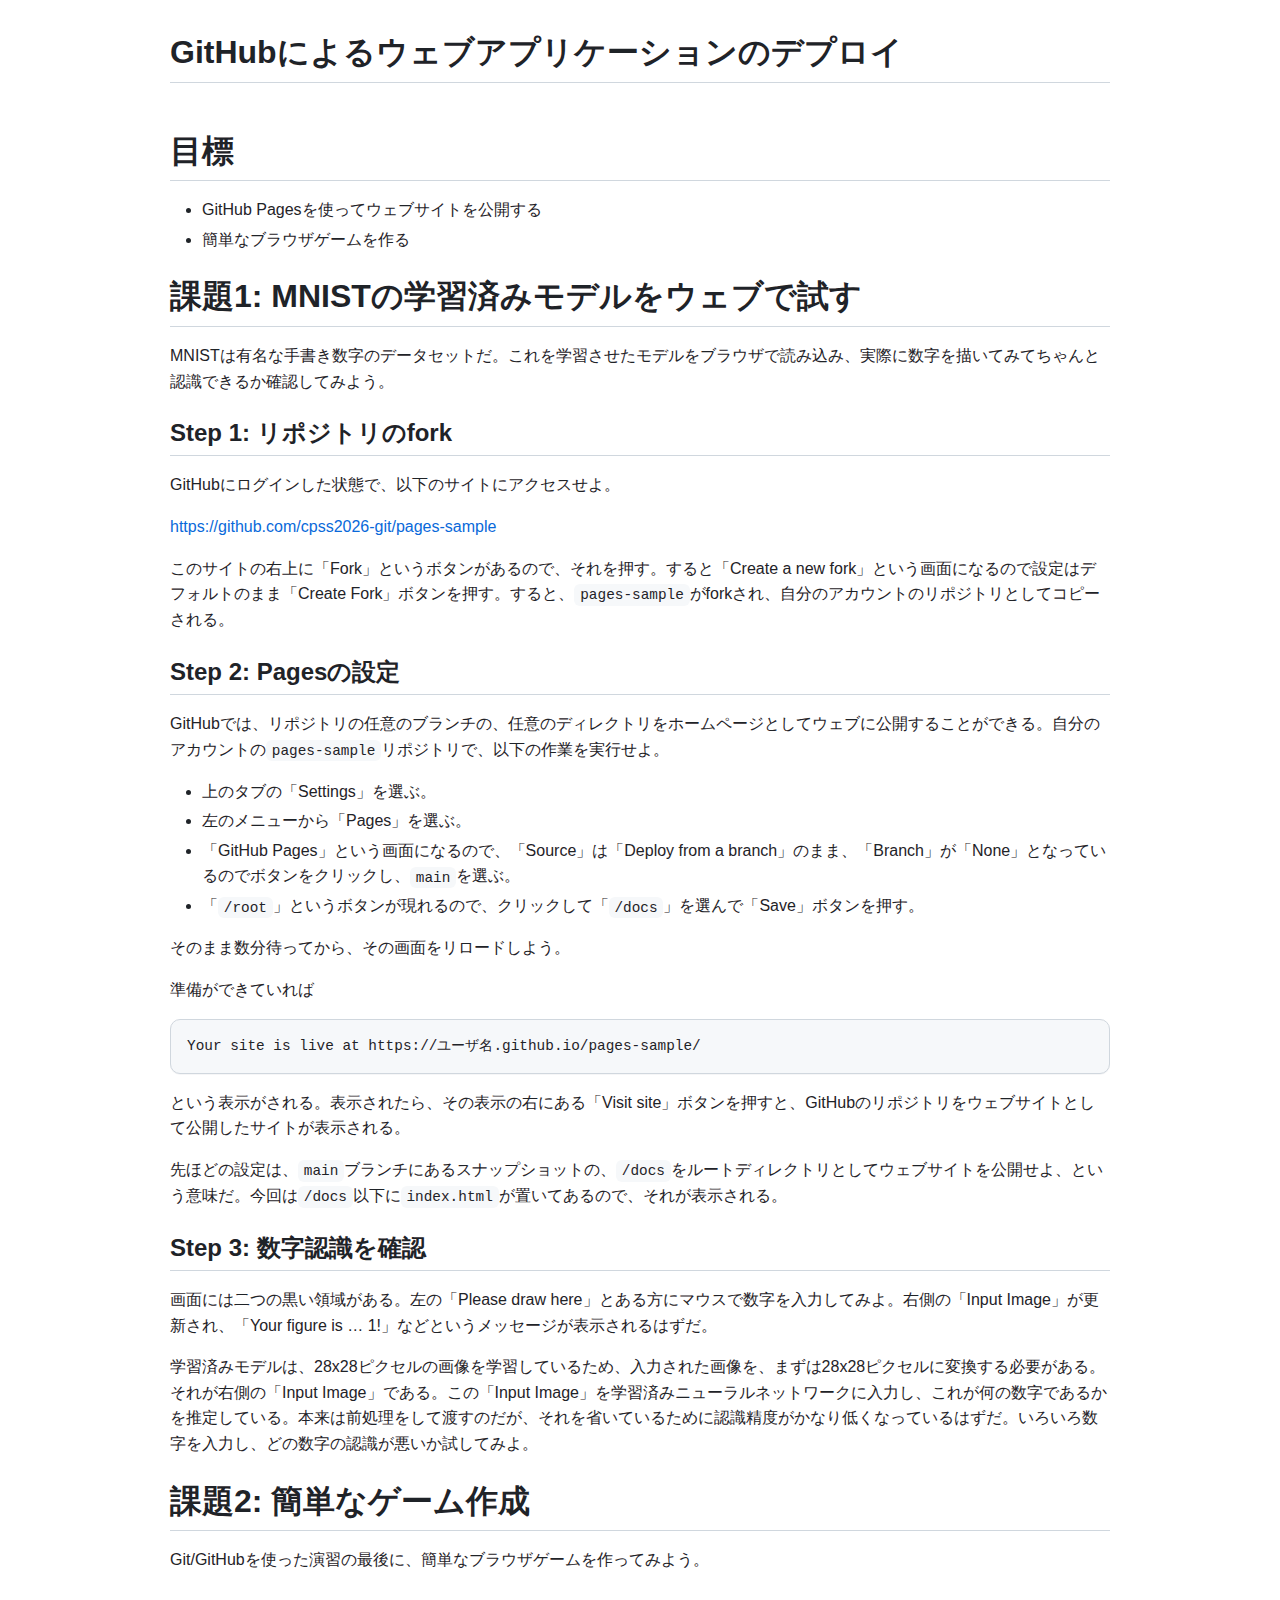
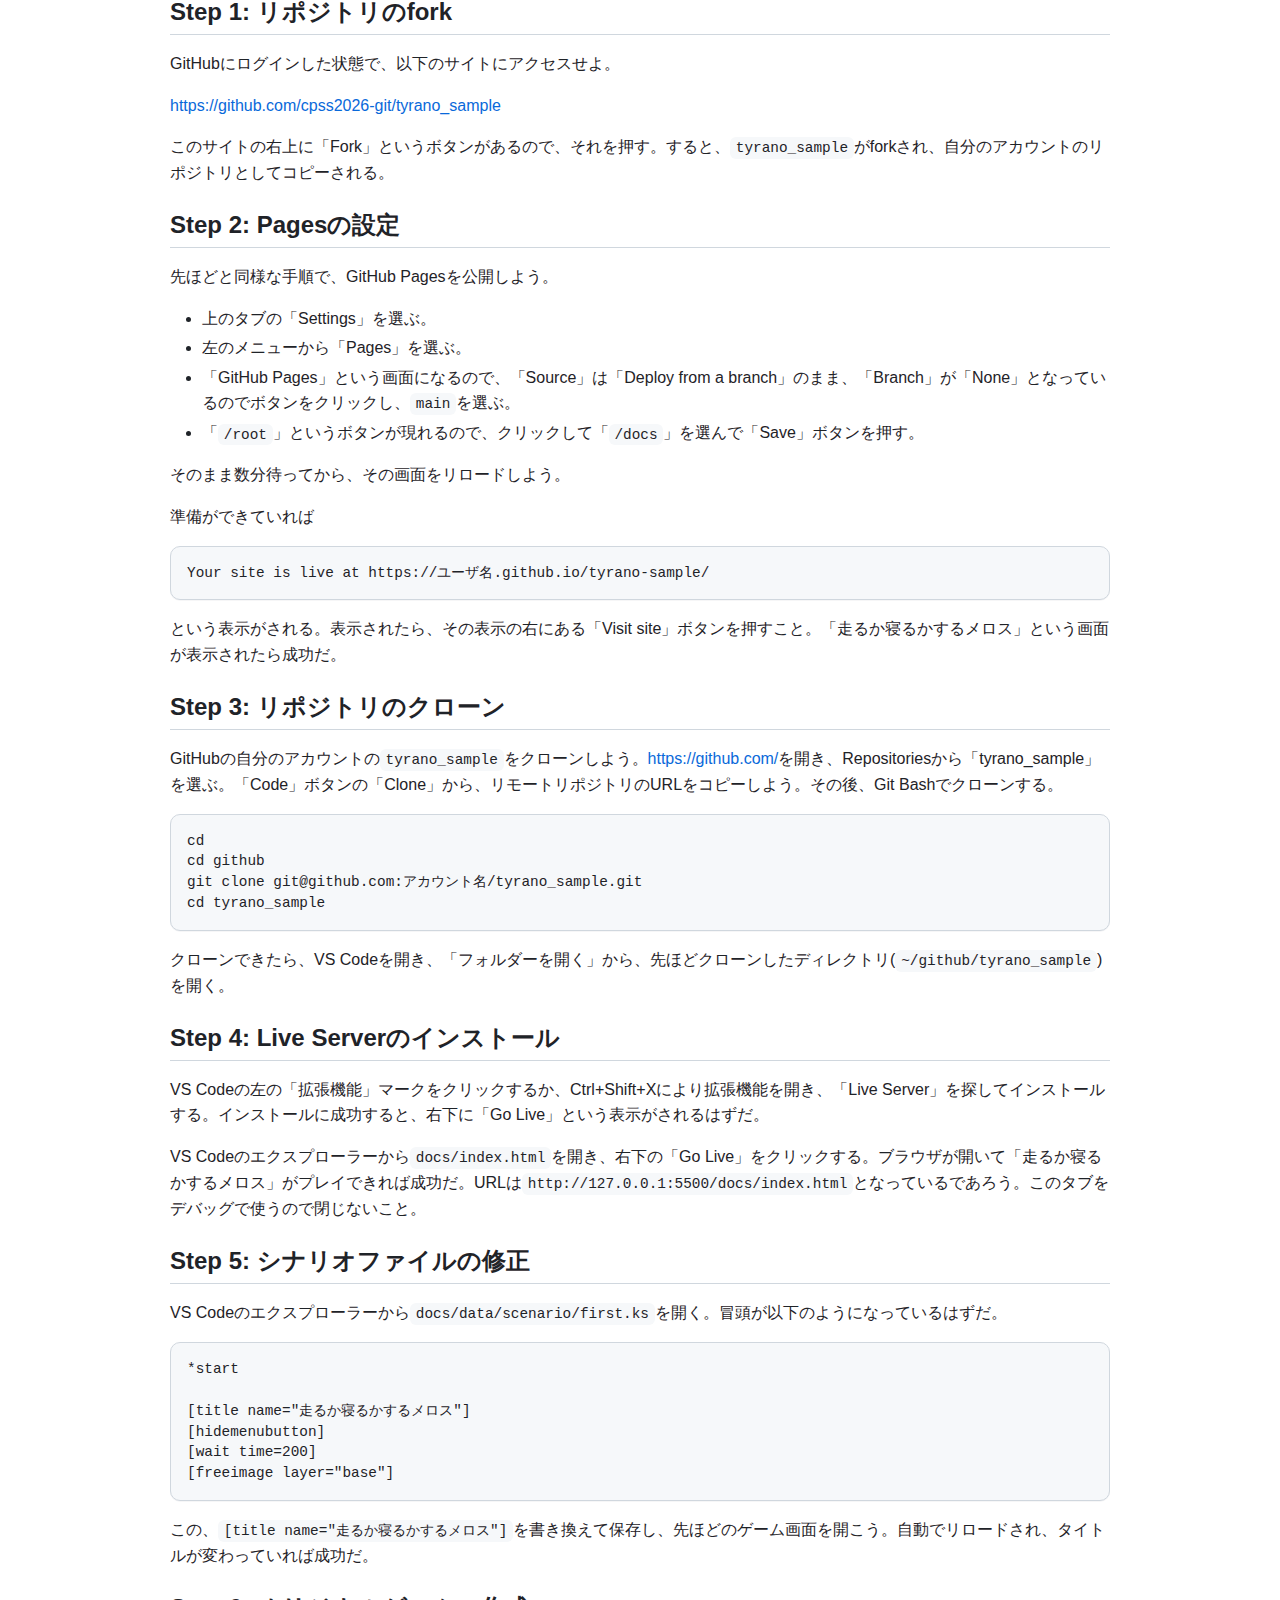
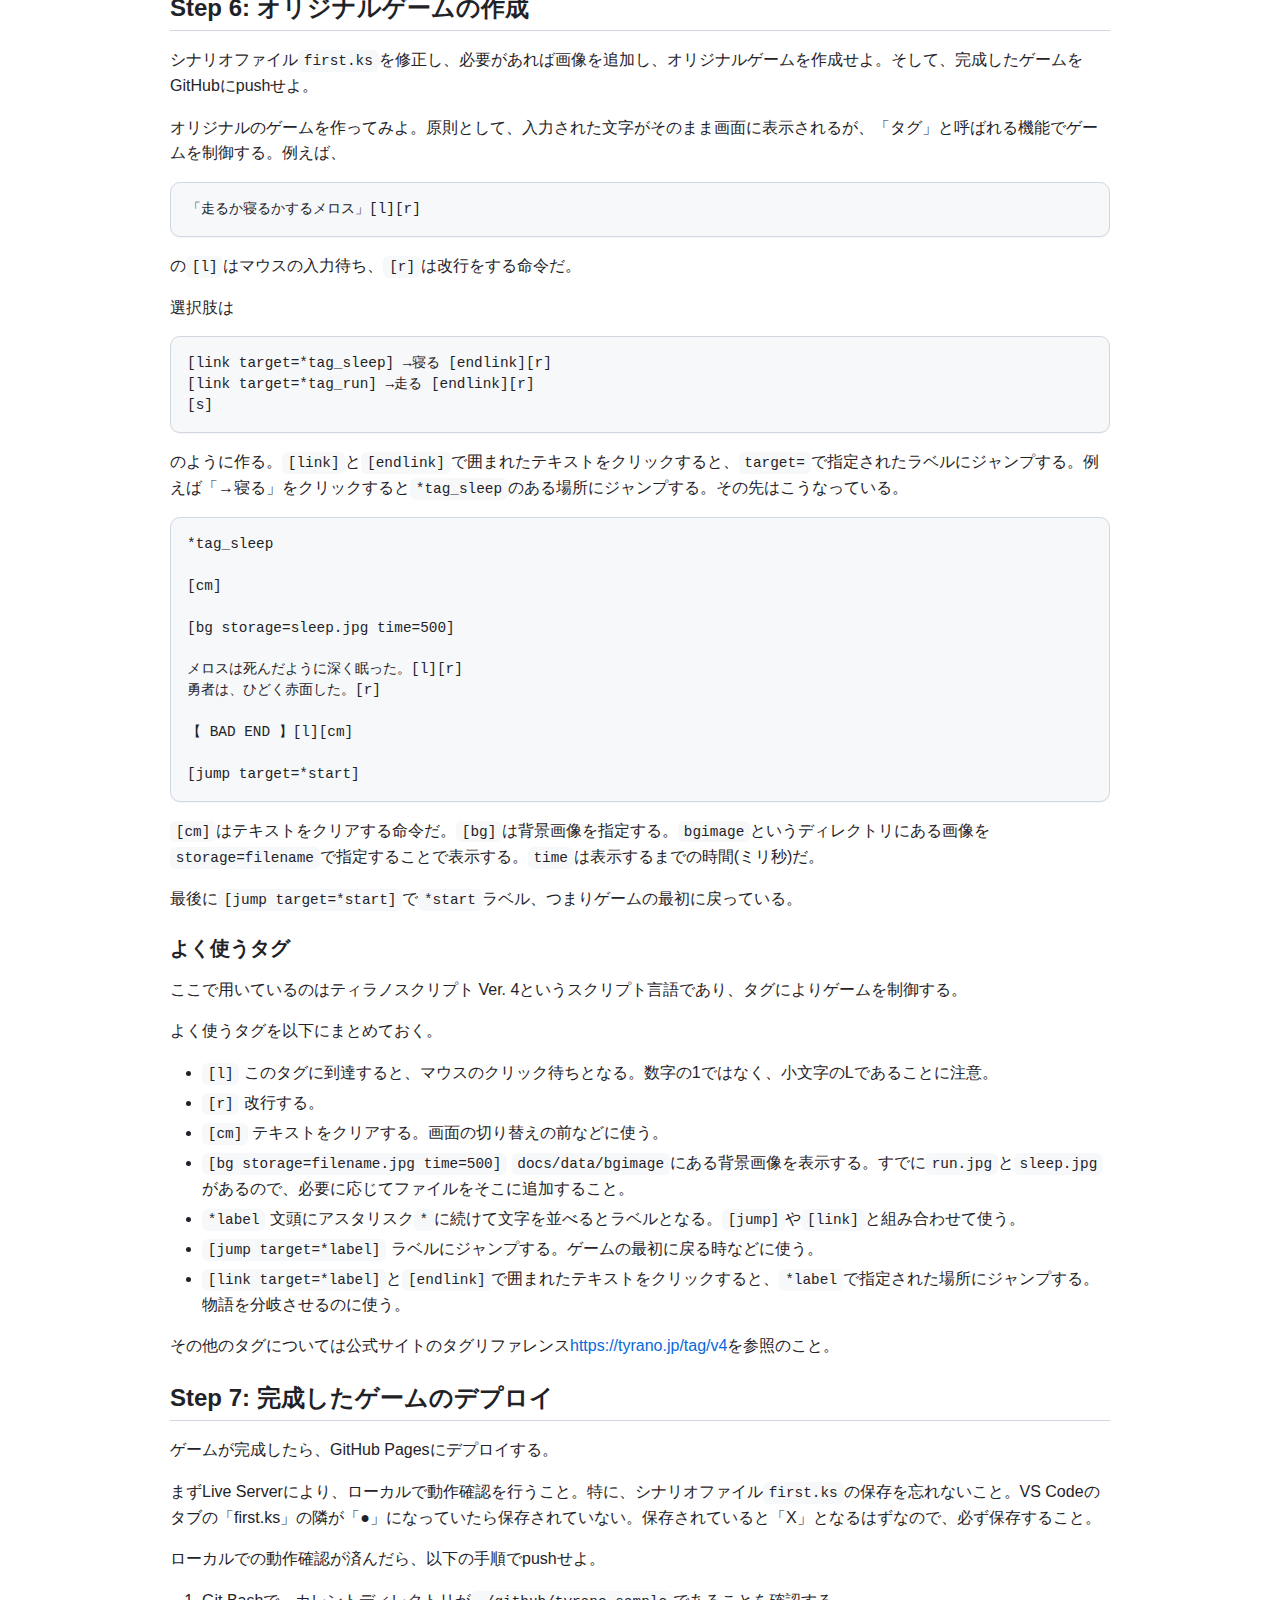
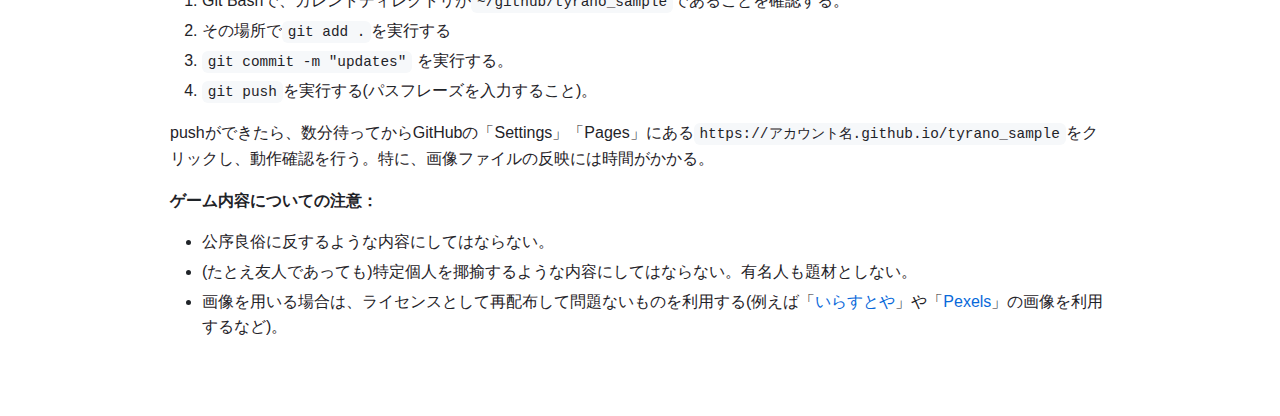
<file: 06-practice-deploy/index.html>
<!DOCTYPE html>
<html>

  <head>
    <meta charset="utf-8">
    <meta name="generator" content="pandoc">
    <meta name="viewport" content="width=device-width, initial-scale=1.0, user-scalable=yes">
                <title>GitHubによるウェブアプリケーションのデプロイ</title>

    <link rel="stylesheet" href="" type="text/css" />

    <meta name="viewport" content="width=device-width, initial-scale=1">

        <!--[if lt IE 9]>
    <script src="//cdnjs.cloudflare.com/ajax/libs/html5shiv/3.7.3/html5shiv-printshiv.min.js"></script>
  <![endif]-->
        <link rel="stylesheet" href="../css/style.css">
    <link href="https://use.fontawesome.com/releases/v5.6.1/css/all.css" rel="stylesheet">
  </head>

  <body>
    <article class="markdown-body">
                  <header>
        <h1 class="title">GitHubによるウェブアプリケーションのデプロイ</h1>
                              </header>
                  <h1 id="目標">目標</h1>
                  <ul>
                  <li>GitHub Pagesを使ってウェブサイトを公開する</li>
                  <li>簡単なブラウザゲームを作る</li>
                  </ul>
                  <h1
                  id="課題1-mnistの学習済みモデルをウェブで試す">課題1:
                  MNISTの学習済みモデルをウェブで試す</h1>
                  <p>MNISTは有名な手書き数字のデータセットだ。これを学習させたモデルをブラウザで読み込み、実際に数字を描いてみてちゃんと認識できるか確認してみよう。</p>
                  <h2 id="step-1-リポジトリのfork">Step 1:
                  リポジトリのfork</h2>
                  <p>GitHubにログインした状態で、以下のサイトにアクセスせよ。</p>
                  <p><a
                  href="https://github.com/cpss2026-git/pages-sample">https://github.com/cpss2026-git/pages-sample</a></p>
                  <p>このサイトの右上に「Fork」というボタンがあるので、それを押す。すると「Create
                  a new
                  fork」という画面になるので設定はデフォルトのまま「Create
                  Fork」ボタンを押す。すると、<code>pages-sample</code>がforkされ、自分のアカウントのリポジトリとしてコピーされる。</p>
                  <h2 id="step-2-pagesの設定">Step 2: Pagesの設定</h2>
                  <p>GitHubでは、リポジトリの任意のブランチの、任意のディレクトリをホームページとしてウェブに公開することができる。自分のアカウントの<code>pages-sample</code>リポジトリで、以下の作業を実行せよ。</p>
                  <ul>
                  <li>上のタブの「Settings」を選ぶ。</li>
                  <li>左のメニューから「Pages」を選ぶ。</li>
                  <li>「GitHub
                  Pages」という画面になるので、「Source」は「Deploy from
                  a
                  branch」のまま、「Branch」が「None」となっているのでボタンをクリックし、<code>main</code>を選ぶ。</li>
                  <li>「<code>/root</code>」というボタンが現れるので、クリックして「<code>/docs</code>」を選んで「Save」ボタンを押す。</li>
                  </ul>
                  <p>そのまま数分待ってから、その画面をリロードしよう。</p>
                  <p>準備ができていれば</p>
                  <div class="sourceCode" id="cb1"><pre
                  class="sourceCode txt"><code class="sourceCode default"><span id="cb1-1"><a href="#cb1-1" aria-hidden="true" tabindex="-1"></a>Your site is live at https://ユーザ名.github.io/pages-sample/</span></code></pre></div>
                  <p>という表示がされる。表示されたら、その表示の右にある「Visit
                  site」ボタンを押すと、GitHubのリポジトリをウェブサイトとして公開したサイトが表示される。</p>
                  <p>先ほどの設定は、<code>main</code>ブランチにあるスナップショットの、<code>/docs</code>をルートディレクトリとしてウェブサイトを公開せよ、という意味だ。今回は<code>/docs</code>以下に<code>index.html</code>が置いてあるので、それが表示される。</p>
                  <h2 id="step-3-数字認識を確認">Step 3:
                  数字認識を確認</h2>
                  <p>画面には二つの黒い領域がある。左の「Please draw
                  here」とある方にマウスで数字を入力してみよ。右側の「Input
                  Image」が更新され、「Your figure is …
                  1!」などというメッセージが表示されるはずだ。</p>
                  <p>学習済みモデルは、28x28ピクセルの画像を学習しているため、入力された画像を、まずは28x28ピクセルに変換する必要がある。それが右側の「Input
                  Image」である。この「Input
                  Image」を学習済みニューラルネットワークに入力し、これが何の数字であるかを推定している。本来は前処理をして渡すのだが、それを省いているために認識精度がかなり低くなっているはずだ。いろいろ数字を入力し、どの数字の認識が悪いか試してみよ。</p>
                  <h1 id="課題2-簡単なゲーム作成">課題2:
                  簡単なゲーム作成</h1>
                  <p>Git/GitHubを使った演習の最後に、簡単なブラウザゲームを作ってみよう。</p>
                  <h2 id="step-1-リポジトリのfork-1">Step 1:
                  リポジトリのfork</h2>
                  <p>GitHubにログインした状態で、以下のサイトにアクセスせよ。</p>
                  <p><a
                  href="https://github.com/cpss2026-git/tyrano_sample">https://github.com/cpss2026-git/tyrano_sample</a></p>
                  <p>このサイトの右上に「Fork」というボタンがあるので、それを押す。すると、<code>tyrano_sample</code>がforkされ、自分のアカウントのリポジトリとしてコピーされる。</p>
                  <h2 id="step-2-pagesの設定-1">Step 2: Pagesの設定</h2>
                  <p>先ほどと同様な手順で、GitHub
                  Pagesを公開しよう。</p>
                  <ul>
                  <li>上のタブの「Settings」を選ぶ。</li>
                  <li>左のメニューから「Pages」を選ぶ。</li>
                  <li>「GitHub
                  Pages」という画面になるので、「Source」は「Deploy from
                  a
                  branch」のまま、「Branch」が「None」となっているのでボタンをクリックし、<code>main</code>を選ぶ。</li>
                  <li>「<code>/root</code>」というボタンが現れるので、クリックして「<code>/docs</code>」を選んで「Save」ボタンを押す。</li>
                  </ul>
                  <p>そのまま数分待ってから、その画面をリロードしよう。</p>
                  <p>準備ができていれば</p>
                  <div class="sourceCode" id="cb2"><pre
                  class="sourceCode txt"><code class="sourceCode default"><span id="cb2-1"><a href="#cb2-1" aria-hidden="true" tabindex="-1"></a>Your site is live at https://ユーザ名.github.io/tyrano-sample/</span></code></pre></div>
                  <p>という表示がされる。表示されたら、その表示の右にある「Visit
                  site」ボタンを押すこと。「走るか寝るかするメロス」という画面が表示されたら成功だ。</p>
                  <h2 id="step-3-リポジトリのクローン">Step 3:
                  リポジトリのクローン</h2>
                  <p>GitHubの自分のアカウントの<code>tyrano_sample</code>をクローンしよう。<a
                  href="https://github.com/">https://github.com/</a>を開き、Repositoriesから「tyrano_sample」を選ぶ。「Code」ボタンの「Clone」から、リモートリポジトリのURLをコピーしよう。その後、Git
                  Bashでクローンする。</p>
                  <div class="sourceCode" id="cb3"><pre
                  class="sourceCode sh"><code class="sourceCode bash"><span id="cb3-1"><a href="#cb3-1" aria-hidden="true" tabindex="-1"></a><span class="bu">cd</span></span>
<span id="cb3-2"><a href="#cb3-2" aria-hidden="true" tabindex="-1"></a><span class="bu">cd</span> github</span>
<span id="cb3-3"><a href="#cb3-3" aria-hidden="true" tabindex="-1"></a><span class="fu">git</span> clone git@github.com:アカウント名/tyrano_sample.git</span>
<span id="cb3-4"><a href="#cb3-4" aria-hidden="true" tabindex="-1"></a><span class="bu">cd</span> tyrano_sample</span></code></pre></div>
                  <p>クローンできたら、VS
                  Codeを開き、「フォルダーを開く」から、先ほどクローンしたディレクトリ(<code>~/github/tyrano_sample</code>)を開く。</p>
                  <h2 id="step-4-live-serverのインストール">Step 4: Live
                  Serverのインストール</h2>
                  <p>VS
                  Codeの左の「拡張機能」マークをクリックするか、Ctrl+Shift+Xにより拡張機能を開き、「Live
                  Server」を探してインストールする。インストールに成功すると、右下に「Go
                  Live」という表示がされるはずだ。</p>
                  <p>VS
                  Codeのエクスプローラーから<code>docs/index.html</code>を開き、右下の「Go
                  Live」をクリックする。ブラウザが開いて「走るか寝るかするメロス」がプレイできれば成功だ。URLは<code>http://127.0.0.1:5500/docs/index.html</code>となっているであろう。このタブをデバッグで使うので閉じないこと。</p>
                  <h2 id="step-5-シナリオファイルの修正">Step 5:
                  シナリオファイルの修正</h2>
                  <p>VS
                  Codeのエクスプローラーから<code>docs/data/scenario/first.ks</code>を開く。冒頭が以下のようになっているはずだ。</p>
                  <div class="sourceCode" id="cb4"><pre
                  class="sourceCode txt"><code class="sourceCode default"><span id="cb4-1"><a href="#cb4-1" aria-hidden="true" tabindex="-1"></a>*start</span>
<span id="cb4-2"><a href="#cb4-2" aria-hidden="true" tabindex="-1"></a></span>
<span id="cb4-3"><a href="#cb4-3" aria-hidden="true" tabindex="-1"></a>[title name=&quot;走るか寝るかするメロス&quot;]</span>
<span id="cb4-4"><a href="#cb4-4" aria-hidden="true" tabindex="-1"></a>[hidemenubutton]</span>
<span id="cb4-5"><a href="#cb4-5" aria-hidden="true" tabindex="-1"></a>[wait time=200]</span>
<span id="cb4-6"><a href="#cb4-6" aria-hidden="true" tabindex="-1"></a>[freeimage layer=&quot;base&quot;]</span></code></pre></div>
                  <p>この、<code>[title name="走るか寝るかするメロス"]</code>を書き換えて保存し、先ほどのゲーム画面を開こう。自動でリロードされ、タイトルが変わっていれば成功だ。</p>
                  <h2 id="step-6-オリジナルゲームの作成">Step 6:
                  オリジナルゲームの作成</h2>
                  <p>シナリオファイル<code>first.ks</code>を修正し、必要があれば画像を追加し、オリジナルゲームを作成せよ。そして、完成したゲームをGitHubにpushせよ。</p>
                  <p>オリジナルのゲームを作ってみよ。原則として、入力された文字がそのまま画面に表示されるが、「タグ」と呼ばれる機能でゲームを制御する。例えば、</p>
                  <div class="sourceCode" id="cb5"><pre
                  class="sourceCode txt"><code class="sourceCode default"><span id="cb5-1"><a href="#cb5-1" aria-hidden="true" tabindex="-1"></a>「走るか寝るかするメロス」[l][r]</span></code></pre></div>
                  <p>の<code>[l]</code>はマウスの入力待ち、<code>[r]</code>は改行をする命令だ。</p>
                  <p>選択肢は</p>
                  <div class="sourceCode" id="cb6"><pre
                  class="sourceCode txt"><code class="sourceCode default"><span id="cb6-1"><a href="#cb6-1" aria-hidden="true" tabindex="-1"></a>[link target=*tag_sleep] →寝る [endlink][r]</span>
<span id="cb6-2"><a href="#cb6-2" aria-hidden="true" tabindex="-1"></a>[link target=*tag_run] →走る [endlink][r]</span>
<span id="cb6-3"><a href="#cb6-3" aria-hidden="true" tabindex="-1"></a>[s]</span></code></pre></div>
                  <p>のように作る。<code>[link]</code>と<code>[endlink]</code>で囲まれたテキストをクリックすると、<code>target=</code>で指定されたラベルにジャンプする。例えば「→寝る」をクリックすると<code>*tag_sleep</code>のある場所にジャンプする。その先はこうなっている。</p>
                  <div class="sourceCode" id="cb7"><pre
                  class="sourceCode txt"><code class="sourceCode default"><span id="cb7-1"><a href="#cb7-1" aria-hidden="true" tabindex="-1"></a>*tag_sleep</span>
<span id="cb7-2"><a href="#cb7-2" aria-hidden="true" tabindex="-1"></a></span>
<span id="cb7-3"><a href="#cb7-3" aria-hidden="true" tabindex="-1"></a>[cm]</span>
<span id="cb7-4"><a href="#cb7-4" aria-hidden="true" tabindex="-1"></a></span>
<span id="cb7-5"><a href="#cb7-5" aria-hidden="true" tabindex="-1"></a>[bg storage=sleep.jpg time=500]</span>
<span id="cb7-6"><a href="#cb7-6" aria-hidden="true" tabindex="-1"></a></span>
<span id="cb7-7"><a href="#cb7-7" aria-hidden="true" tabindex="-1"></a>メロスは死んだように深く眠った。[l][r]</span>
<span id="cb7-8"><a href="#cb7-8" aria-hidden="true" tabindex="-1"></a>勇者は、ひどく赤面した。[r]</span>
<span id="cb7-9"><a href="#cb7-9" aria-hidden="true" tabindex="-1"></a></span>
<span id="cb7-10"><a href="#cb7-10" aria-hidden="true" tabindex="-1"></a>【 BAD END 】[l][cm]</span>
<span id="cb7-11"><a href="#cb7-11" aria-hidden="true" tabindex="-1"></a></span>
<span id="cb7-12"><a href="#cb7-12" aria-hidden="true" tabindex="-1"></a>[jump target=*start]</span></code></pre></div>
                  <p><code>[cm]</code>はテキストをクリアする命令だ。<code>[bg]</code>は背景画像を指定する。<code>bgimage</code>というディレクトリにある画像を<code>storage=filename</code>で指定することで表示する。<code>time</code>は表示するまでの時間(ミリ秒)だ。</p>
                  <p>最後に<code>[jump target=*start]</code>で<code>*start</code>ラベル、つまりゲームの最初に戻っている。</p>
                  <h3 id="よく使うタグ">よく使うタグ</h3>
                  <p>ここで用いているのはティラノスクリプト Ver.
                  4というスクリプト言語であり、タグによりゲームを制御する。</p>
                  <p>よく使うタグを以下にまとめておく。</p>
                  <ul>
                  <li><code>[l]</code>
                  このタグに到達すると、マウスのクリック待ちとなる。数字の1ではなく、小文字のLであることに注意。</li>
                  <li><code>[r]</code> 改行する。</li>
                  <li><code>[cm]</code>
                  テキストをクリアする。画面の切り替えの前などに使う。</li>
                  <li><code>[bg storage=filename.jpg time=500]</code>
                  <code>docs/data/bgimage</code>にある背景画像を表示する。すでに<code>run.jpg</code>と<code>sleep.jpg</code>があるので、必要に応じてファイルをそこに追加すること。</li>
                  <li><code>*label</code>
                  文頭にアスタリスク<code>*</code>に続けて文字を並べるとラベルとなる。<code>[jump]</code>や<code>[link]</code>と組み合わせて使う。</li>
                  <li><code>[jump target=*label]</code>
                  ラベルにジャンプする。ゲームの最初に戻る時などに使う。</li>
                  <li><code>[link target=*label]</code>と<code>[endlink]</code>で囲まれたテキストをクリックすると、<code>*label</code>で指定された場所にジャンプする。物語を分岐させるのに使う。</li>
                  </ul>
                  <p>その他のタグについては公式サイトのタグリファレンス<a
                  href="https://tyrano.jp/tag/v4">https://tyrano.jp/tag/v4</a>を参照のこと。</p>
                  <h2 id="step-7-完成したゲームのデプロイ">Step 7:
                  完成したゲームのデプロイ</h2>
                  <p>ゲームが完成したら、GitHub
                  Pagesにデプロイする。</p>
                  <p>まずLive
                  Serverにより、ローカルで動作確認を行うこと。特に、シナリオファイル<code>first.ks</code>の保存を忘れないこと。VS
                  Codeのタブの「first.ks」の隣が「●」になっていたら保存されていない。保存されていると「X」となるはずなので、必ず保存すること。</p>
                  <p>ローカルでの動作確認が済んだら、以下の手順でpushせよ。</p>
                  <ol type="1">
                  <li>Git
                  Bashで、カレントディレクトリが<code>~/github/tyrano_sample</code>であることを確認する。</li>
                  <li>その場所で<code>git add .</code>を実行する</li>
                  <li><code>git commit -m "updates"</code>
                  を実行する。</li>
                  <li><code>git push</code>を実行する(パスフレーズを入力すること)。</li>
                  </ol>
                  <p>pushができたら、数分待ってからGitHubの「Settings」「Pages」にある<code>https://アカウント名.github.io/tyrano_sample</code>をクリックし、動作確認を行う。特に、画像ファイルの反映には時間がかかる。</p>
                  <p><strong>ゲーム内容についての注意：</strong></p>
                  <ul>
                  <li>公序良俗に反するような内容にしてはならない。</li>
                  <li>(たとえ友人であっても)特定個人を揶揄するような内容にしてはならない。有名人も題材としない。</li>
                  <li>画像を用いる場合は、ライセンスとして再配布して問題ないものを利用する(例えば「<a
                  href="https://www.irasutoya.com/">いらすとや</a>」や「<a
                  href="https://www.pexels.com/ja-jp/">Pexels</a>」の画像を利用するなど)。</li>
                  </ul>
          </article>
  </body>

  </html>
</file>
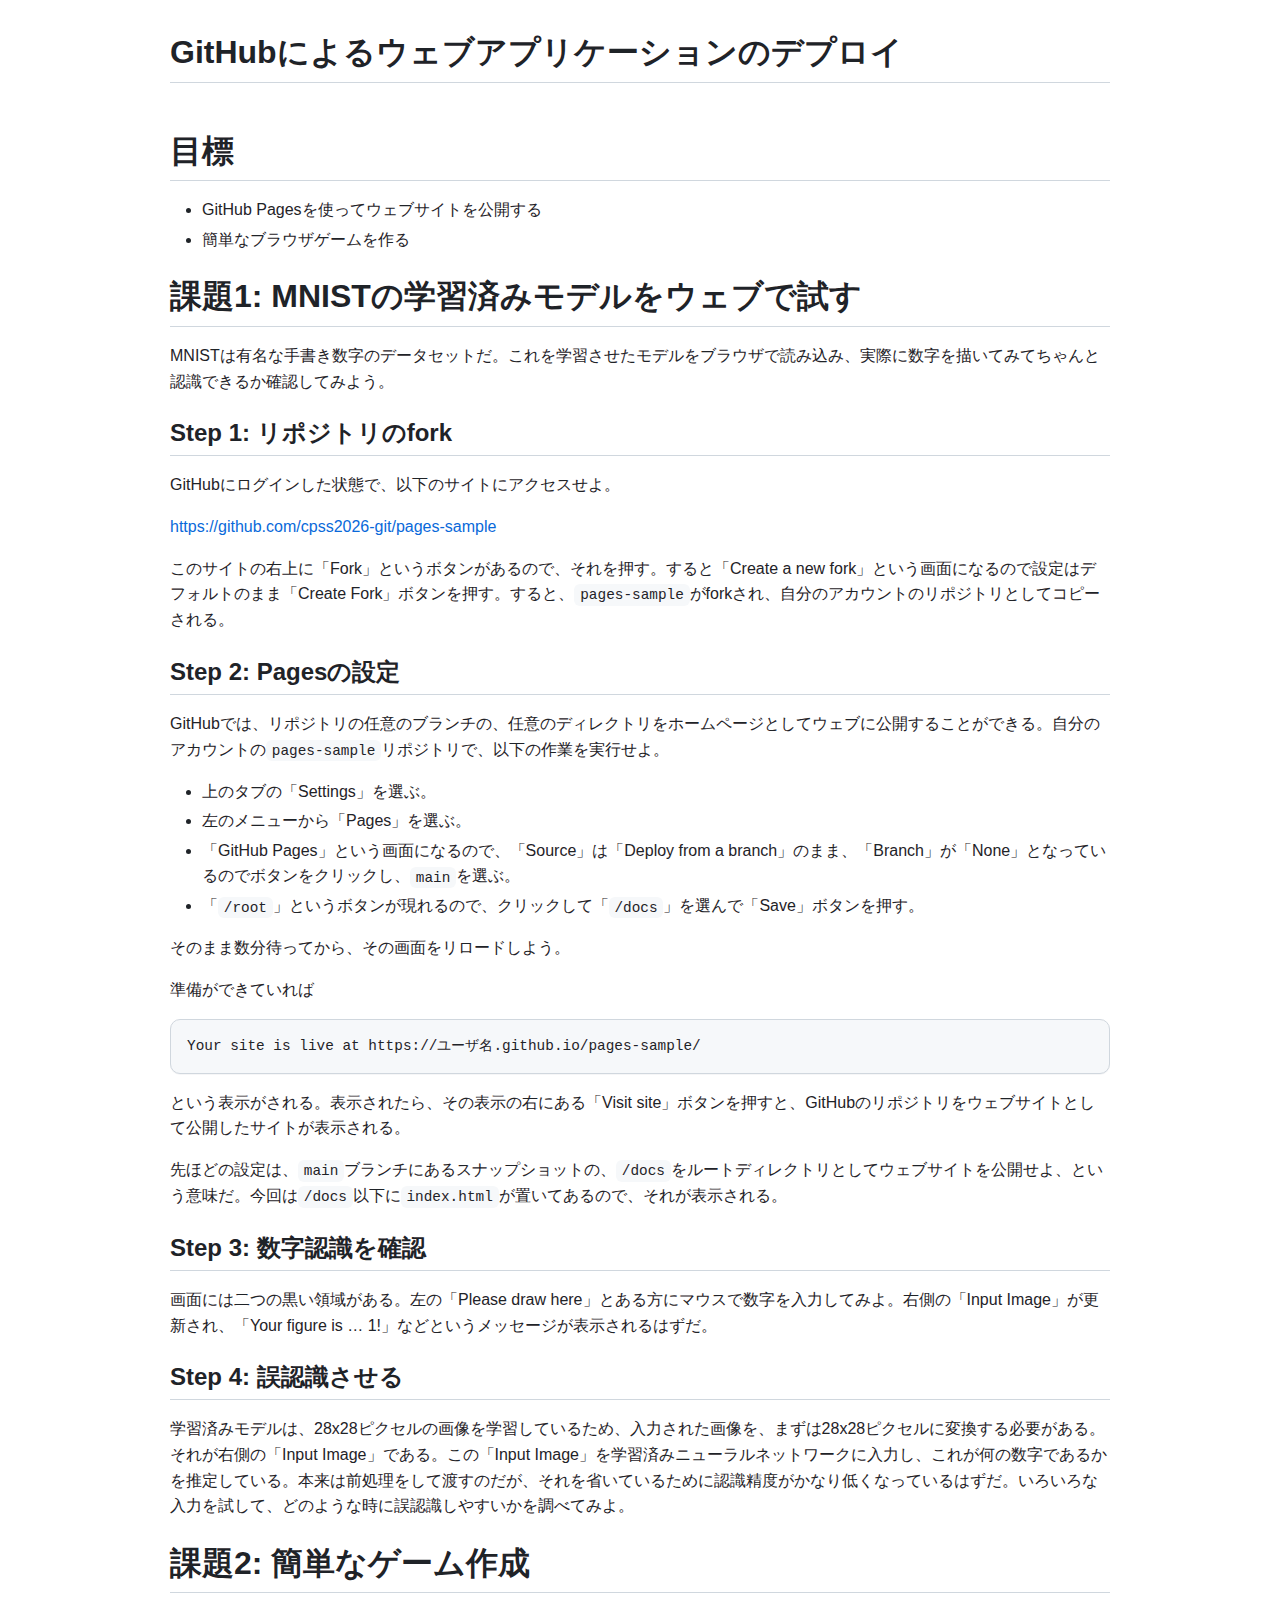
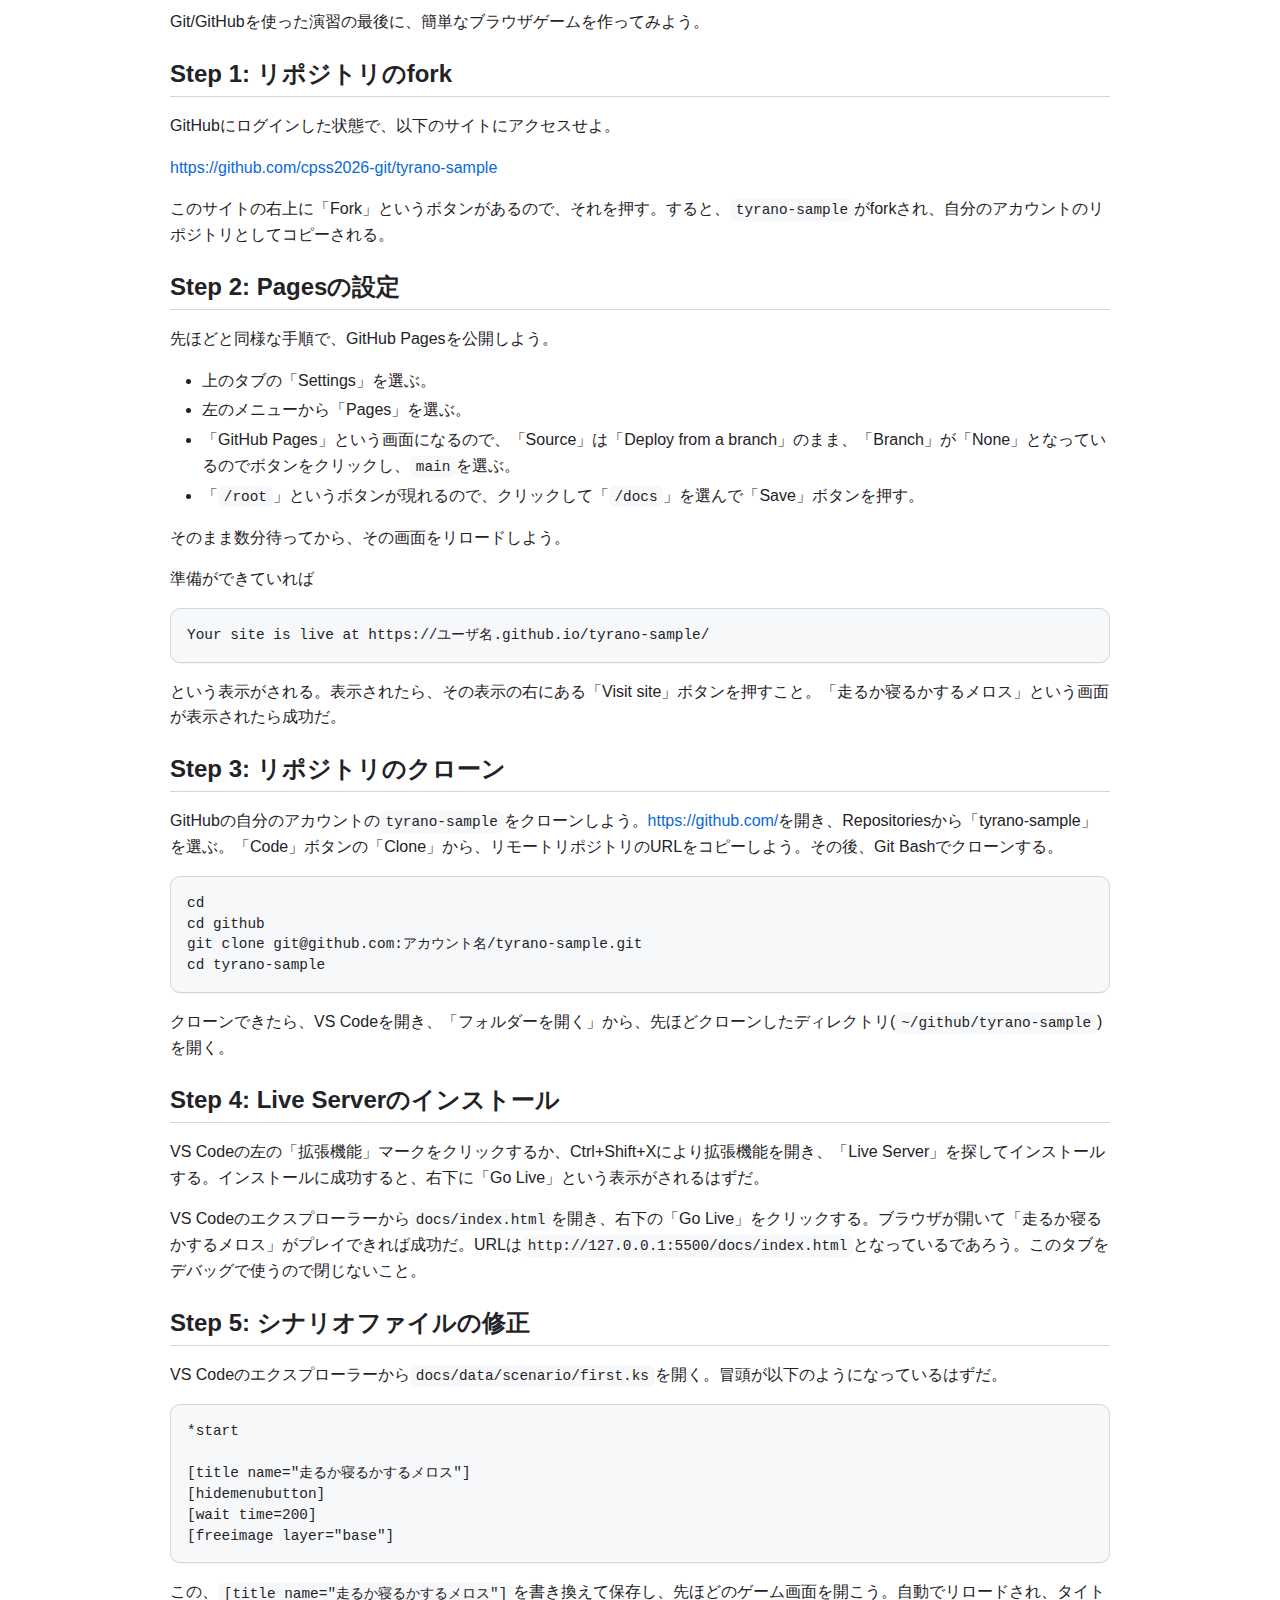
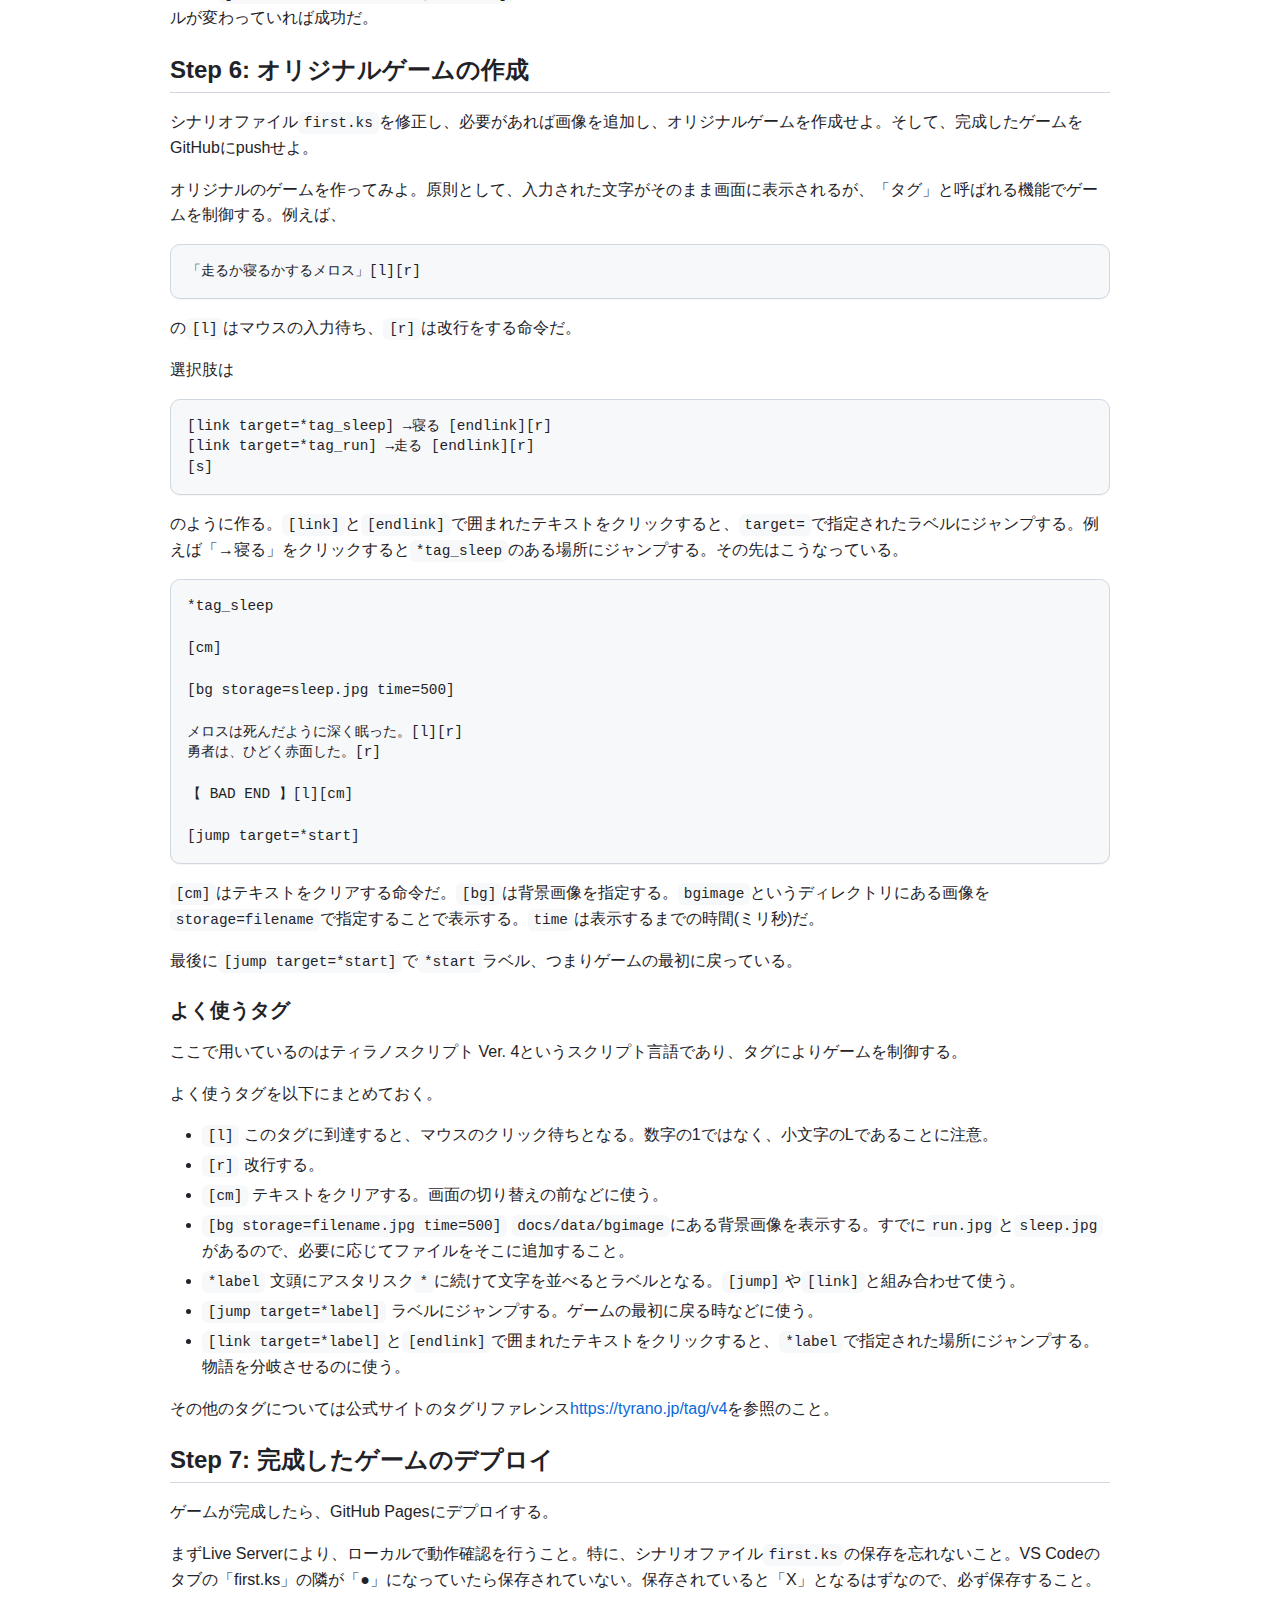
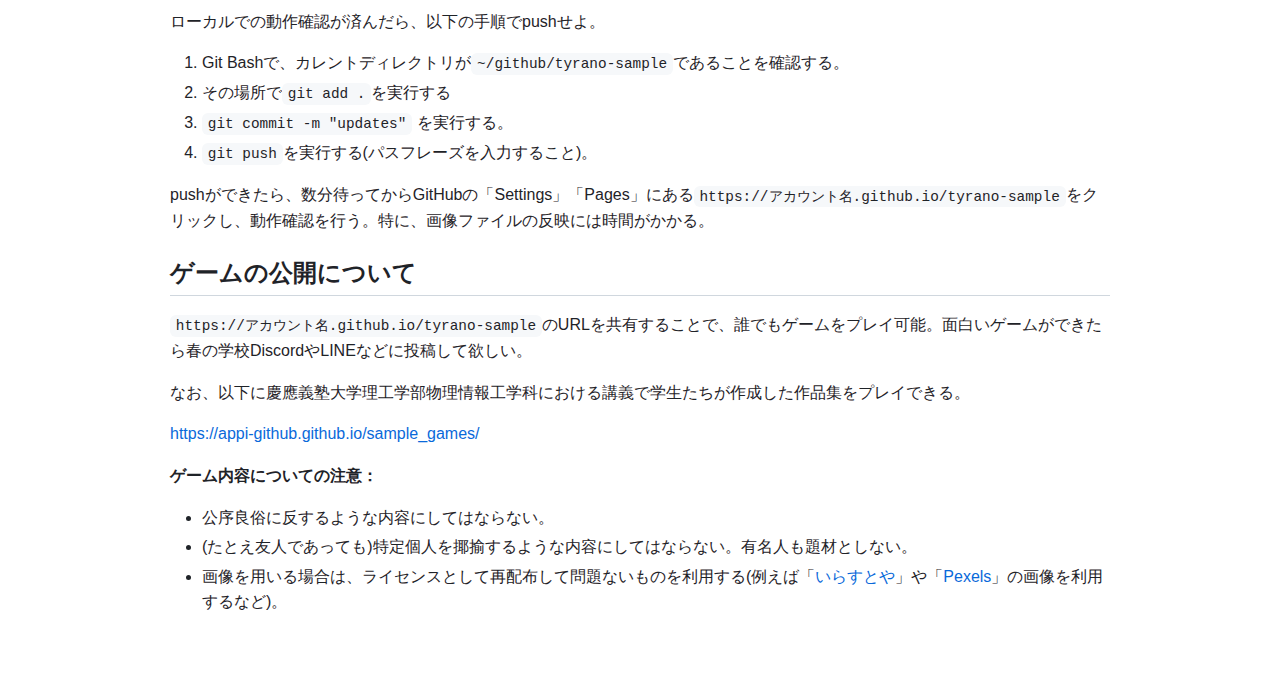
<file: 07-practice-deploy/index.html>
<!DOCTYPE html>
<html>

  <head>
    <meta charset="utf-8">
    <meta name="generator" content="pandoc">
    <meta name="viewport" content="width=device-width, initial-scale=1.0, user-scalable=yes">
                <title>GitHubによるウェブアプリケーションのデプロイ</title>

    <link rel="stylesheet" href="" type="text/css" />

    <meta name="viewport" content="width=device-width, initial-scale=1">

        <!--[if lt IE 9]>
    <script src="//cdnjs.cloudflare.com/ajax/libs/html5shiv/3.7.3/html5shiv-printshiv.min.js"></script>
  <![endif]-->
        <link rel="stylesheet" href="../css/style.css">
    <link href="https://use.fontawesome.com/releases/v5.6.1/css/all.css" rel="stylesheet">
  </head>

  <body>
    <article class="markdown-body">
                  <header>
        <h1 class="title">GitHubによるウェブアプリケーションのデプロイ</h1>
                              </header>
                  <h1 id="目標">目標</h1>
                  <ul>
                  <li>GitHub Pagesを使ってウェブサイトを公開する</li>
                  <li>簡単なブラウザゲームを作る</li>
                  </ul>
                  <h1
                  id="課題1-mnistの学習済みモデルをウェブで試す">課題1:
                  MNISTの学習済みモデルをウェブで試す</h1>
                  <p>MNISTは有名な手書き数字のデータセットだ。これを学習させたモデルをブラウザで読み込み、実際に数字を描いてみてちゃんと認識できるか確認してみよう。</p>
                  <h2 id="step-1-リポジトリのfork">Step 1:
                  リポジトリのfork</h2>
                  <p>GitHubにログインした状態で、以下のサイトにアクセスせよ。</p>
                  <p><a
                  href="https://github.com/cpss2026-git/pages-sample">https://github.com/cpss2026-git/pages-sample</a></p>
                  <p>このサイトの右上に「Fork」というボタンがあるので、それを押す。すると「Create
                  a new
                  fork」という画面になるので設定はデフォルトのまま「Create
                  Fork」ボタンを押す。すると、<code>pages-sample</code>がforkされ、自分のアカウントのリポジトリとしてコピーされる。</p>
                  <h2 id="step-2-pagesの設定">Step 2: Pagesの設定</h2>
                  <p>GitHubでは、リポジトリの任意のブランチの、任意のディレクトリをホームページとしてウェブに公開することができる。自分のアカウントの<code>pages-sample</code>リポジトリで、以下の作業を実行せよ。</p>
                  <ul>
                  <li>上のタブの「Settings」を選ぶ。</li>
                  <li>左のメニューから「Pages」を選ぶ。</li>
                  <li>「GitHub
                  Pages」という画面になるので、「Source」は「Deploy from
                  a
                  branch」のまま、「Branch」が「None」となっているのでボタンをクリックし、<code>main</code>を選ぶ。</li>
                  <li>「<code>/root</code>」というボタンが現れるので、クリックして「<code>/docs</code>」を選んで「Save」ボタンを押す。</li>
                  </ul>
                  <p>そのまま数分待ってから、その画面をリロードしよう。</p>
                  <p>準備ができていれば</p>
                  <div class="sourceCode" id="cb1"><pre
                  class="sourceCode txt"><code class="sourceCode default"><span id="cb1-1"><a href="#cb1-1" aria-hidden="true" tabindex="-1"></a>Your site is live at https://ユーザ名.github.io/pages-sample/</span></code></pre></div>
                  <p>という表示がされる。表示されたら、その表示の右にある「Visit
                  site」ボタンを押すと、GitHubのリポジトリをウェブサイトとして公開したサイトが表示される。</p>
                  <p>先ほどの設定は、<code>main</code>ブランチにあるスナップショットの、<code>/docs</code>をルートディレクトリとしてウェブサイトを公開せよ、という意味だ。今回は<code>/docs</code>以下に<code>index.html</code>が置いてあるので、それが表示される。</p>
                  <h2 id="step-3-数字認識を確認">Step 3:
                  数字認識を確認</h2>
                  <p>画面には二つの黒い領域がある。左の「Please draw
                  here」とある方にマウスで数字を入力してみよ。右側の「Input
                  Image」が更新され、「Your figure is …
                  1!」などというメッセージが表示されるはずだ。</p>
                  <h2 id="step-4-誤認識させる">Step 4: 誤認識させる</h2>
                  <p>学習済みモデルは、28x28ピクセルの画像を学習しているため、入力された画像を、まずは28x28ピクセルに変換する必要がある。それが右側の「Input
                  Image」である。この「Input
                  Image」を学習済みニューラルネットワークに入力し、これが何の数字であるかを推定している。本来は前処理をして渡すのだが、それを省いているために認識精度がかなり低くなっているはずだ。いろいろな入力を試して、どのような時に誤認識しやすいかを調べてみよ。</p>
                  <h1 id="課題2-簡単なゲーム作成">課題2:
                  簡単なゲーム作成</h1>
                  <p>Git/GitHubを使った演習の最後に、簡単なブラウザゲームを作ってみよう。</p>
                  <h2 id="step-1-リポジトリのfork-1">Step 1:
                  リポジトリのfork</h2>
                  <p>GitHubにログインした状態で、以下のサイトにアクセスせよ。</p>
                  <p><a
                  href="https://github.com/cpss2026-git/tyrano-sample">https://github.com/cpss2026-git/tyrano-sample</a></p>
                  <p>このサイトの右上に「Fork」というボタンがあるので、それを押す。すると、<code>tyrano-sample</code>がforkされ、自分のアカウントのリポジトリとしてコピーされる。</p>
                  <h2 id="step-2-pagesの設定-1">Step 2: Pagesの設定</h2>
                  <p>先ほどと同様な手順で、GitHub
                  Pagesを公開しよう。</p>
                  <ul>
                  <li>上のタブの「Settings」を選ぶ。</li>
                  <li>左のメニューから「Pages」を選ぶ。</li>
                  <li>「GitHub
                  Pages」という画面になるので、「Source」は「Deploy from
                  a
                  branch」のまま、「Branch」が「None」となっているのでボタンをクリックし、<code>main</code>を選ぶ。</li>
                  <li>「<code>/root</code>」というボタンが現れるので、クリックして「<code>/docs</code>」を選んで「Save」ボタンを押す。</li>
                  </ul>
                  <p>そのまま数分待ってから、その画面をリロードしよう。</p>
                  <p>準備ができていれば</p>
                  <div class="sourceCode" id="cb2"><pre
                  class="sourceCode txt"><code class="sourceCode default"><span id="cb2-1"><a href="#cb2-1" aria-hidden="true" tabindex="-1"></a>Your site is live at https://ユーザ名.github.io/tyrano-sample/</span></code></pre></div>
                  <p>という表示がされる。表示されたら、その表示の右にある「Visit
                  site」ボタンを押すこと。「走るか寝るかするメロス」という画面が表示されたら成功だ。</p>
                  <h2 id="step-3-リポジトリのクローン">Step 3:
                  リポジトリのクローン</h2>
                  <p>GitHubの自分のアカウントの<code>tyrano-sample</code>をクローンしよう。<a
                  href="https://github.com/">https://github.com/</a>を開き、Repositoriesから「tyrano-sample」を選ぶ。「Code」ボタンの「Clone」から、リモートリポジトリのURLをコピーしよう。その後、Git
                  Bashでクローンする。</p>
                  <div class="sourceCode" id="cb3"><pre
                  class="sourceCode sh"><code class="sourceCode bash"><span id="cb3-1"><a href="#cb3-1" aria-hidden="true" tabindex="-1"></a><span class="bu">cd</span></span>
<span id="cb3-2"><a href="#cb3-2" aria-hidden="true" tabindex="-1"></a><span class="bu">cd</span> github</span>
<span id="cb3-3"><a href="#cb3-3" aria-hidden="true" tabindex="-1"></a><span class="fu">git</span> clone git@github.com:アカウント名/tyrano-sample.git</span>
<span id="cb3-4"><a href="#cb3-4" aria-hidden="true" tabindex="-1"></a><span class="bu">cd</span> tyrano-sample</span></code></pre></div>
                  <p>クローンできたら、VS
                  Codeを開き、「フォルダーを開く」から、先ほどクローンしたディレクトリ(<code>~/github/tyrano-sample</code>)を開く。</p>
                  <h2 id="step-4-live-serverのインストール">Step 4: Live
                  Serverのインストール</h2>
                  <p>VS
                  Codeの左の「拡張機能」マークをクリックするか、Ctrl+Shift+Xにより拡張機能を開き、「Live
                  Server」を探してインストールする。インストールに成功すると、右下に「Go
                  Live」という表示がされるはずだ。</p>
                  <p>VS
                  Codeのエクスプローラーから<code>docs/index.html</code>を開き、右下の「Go
                  Live」をクリックする。ブラウザが開いて「走るか寝るかするメロス」がプレイできれば成功だ。URLは<code>http://127.0.0.1:5500/docs/index.html</code>となっているであろう。このタブをデバッグで使うので閉じないこと。</p>
                  <h2 id="step-5-シナリオファイルの修正">Step 5:
                  シナリオファイルの修正</h2>
                  <p>VS
                  Codeのエクスプローラーから<code>docs/data/scenario/first.ks</code>を開く。冒頭が以下のようになっているはずだ。</p>
                  <div class="sourceCode" id="cb4"><pre
                  class="sourceCode txt"><code class="sourceCode default"><span id="cb4-1"><a href="#cb4-1" aria-hidden="true" tabindex="-1"></a>*start</span>
<span id="cb4-2"><a href="#cb4-2" aria-hidden="true" tabindex="-1"></a></span>
<span id="cb4-3"><a href="#cb4-3" aria-hidden="true" tabindex="-1"></a>[title name=&quot;走るか寝るかするメロス&quot;]</span>
<span id="cb4-4"><a href="#cb4-4" aria-hidden="true" tabindex="-1"></a>[hidemenubutton]</span>
<span id="cb4-5"><a href="#cb4-5" aria-hidden="true" tabindex="-1"></a>[wait time=200]</span>
<span id="cb4-6"><a href="#cb4-6" aria-hidden="true" tabindex="-1"></a>[freeimage layer=&quot;base&quot;]</span></code></pre></div>
                  <p>この、<code>[title name="走るか寝るかするメロス"]</code>を書き換えて保存し、先ほどのゲーム画面を開こう。自動でリロードされ、タイトルが変わっていれば成功だ。</p>
                  <h2 id="step-6-オリジナルゲームの作成">Step 6:
                  オリジナルゲームの作成</h2>
                  <p>シナリオファイル<code>first.ks</code>を修正し、必要があれば画像を追加し、オリジナルゲームを作成せよ。そして、完成したゲームをGitHubにpushせよ。</p>
                  <p>オリジナルのゲームを作ってみよ。原則として、入力された文字がそのまま画面に表示されるが、「タグ」と呼ばれる機能でゲームを制御する。例えば、</p>
                  <div class="sourceCode" id="cb5"><pre
                  class="sourceCode txt"><code class="sourceCode default"><span id="cb5-1"><a href="#cb5-1" aria-hidden="true" tabindex="-1"></a>「走るか寝るかするメロス」[l][r]</span></code></pre></div>
                  <p>の<code>[l]</code>はマウスの入力待ち、<code>[r]</code>は改行をする命令だ。</p>
                  <p>選択肢は</p>
                  <div class="sourceCode" id="cb6"><pre
                  class="sourceCode txt"><code class="sourceCode default"><span id="cb6-1"><a href="#cb6-1" aria-hidden="true" tabindex="-1"></a>[link target=*tag_sleep] →寝る [endlink][r]</span>
<span id="cb6-2"><a href="#cb6-2" aria-hidden="true" tabindex="-1"></a>[link target=*tag_run] →走る [endlink][r]</span>
<span id="cb6-3"><a href="#cb6-3" aria-hidden="true" tabindex="-1"></a>[s]</span></code></pre></div>
                  <p>のように作る。<code>[link]</code>と<code>[endlink]</code>で囲まれたテキストをクリックすると、<code>target=</code>で指定されたラベルにジャンプする。例えば「→寝る」をクリックすると<code>*tag_sleep</code>のある場所にジャンプする。その先はこうなっている。</p>
                  <div class="sourceCode" id="cb7"><pre
                  class="sourceCode txt"><code class="sourceCode default"><span id="cb7-1"><a href="#cb7-1" aria-hidden="true" tabindex="-1"></a>*tag_sleep</span>
<span id="cb7-2"><a href="#cb7-2" aria-hidden="true" tabindex="-1"></a></span>
<span id="cb7-3"><a href="#cb7-3" aria-hidden="true" tabindex="-1"></a>[cm]</span>
<span id="cb7-4"><a href="#cb7-4" aria-hidden="true" tabindex="-1"></a></span>
<span id="cb7-5"><a href="#cb7-5" aria-hidden="true" tabindex="-1"></a>[bg storage=sleep.jpg time=500]</span>
<span id="cb7-6"><a href="#cb7-6" aria-hidden="true" tabindex="-1"></a></span>
<span id="cb7-7"><a href="#cb7-7" aria-hidden="true" tabindex="-1"></a>メロスは死んだように深く眠った。[l][r]</span>
<span id="cb7-8"><a href="#cb7-8" aria-hidden="true" tabindex="-1"></a>勇者は、ひどく赤面した。[r]</span>
<span id="cb7-9"><a href="#cb7-9" aria-hidden="true" tabindex="-1"></a></span>
<span id="cb7-10"><a href="#cb7-10" aria-hidden="true" tabindex="-1"></a>【 BAD END 】[l][cm]</span>
<span id="cb7-11"><a href="#cb7-11" aria-hidden="true" tabindex="-1"></a></span>
<span id="cb7-12"><a href="#cb7-12" aria-hidden="true" tabindex="-1"></a>[jump target=*start]</span></code></pre></div>
                  <p><code>[cm]</code>はテキストをクリアする命令だ。<code>[bg]</code>は背景画像を指定する。<code>bgimage</code>というディレクトリにある画像を<code>storage=filename</code>で指定することで表示する。<code>time</code>は表示するまでの時間(ミリ秒)だ。</p>
                  <p>最後に<code>[jump target=*start]</code>で<code>*start</code>ラベル、つまりゲームの最初に戻っている。</p>
                  <h3 id="よく使うタグ">よく使うタグ</h3>
                  <p>ここで用いているのはティラノスクリプト Ver.
                  4というスクリプト言語であり、タグによりゲームを制御する。</p>
                  <p>よく使うタグを以下にまとめておく。</p>
                  <ul>
                  <li><code>[l]</code>
                  このタグに到達すると、マウスのクリック待ちとなる。数字の1ではなく、小文字のLであることに注意。</li>
                  <li><code>[r]</code> 改行する。</li>
                  <li><code>[cm]</code>
                  テキストをクリアする。画面の切り替えの前などに使う。</li>
                  <li><code>[bg storage=filename.jpg time=500]</code>
                  <code>docs/data/bgimage</code>にある背景画像を表示する。すでに<code>run.jpg</code>と<code>sleep.jpg</code>があるので、必要に応じてファイルをそこに追加すること。</li>
                  <li><code>*label</code>
                  文頭にアスタリスク<code>*</code>に続けて文字を並べるとラベルとなる。<code>[jump]</code>や<code>[link]</code>と組み合わせて使う。</li>
                  <li><code>[jump target=*label]</code>
                  ラベルにジャンプする。ゲームの最初に戻る時などに使う。</li>
                  <li><code>[link target=*label]</code>と<code>[endlink]</code>で囲まれたテキストをクリックすると、<code>*label</code>で指定された場所にジャンプする。物語を分岐させるのに使う。</li>
                  </ul>
                  <p>その他のタグについては公式サイトのタグリファレンス<a
                  href="https://tyrano.jp/tag/v4">https://tyrano.jp/tag/v4</a>を参照のこと。</p>
                  <h2 id="step-7-完成したゲームのデプロイ">Step 7:
                  完成したゲームのデプロイ</h2>
                  <p>ゲームが完成したら、GitHub
                  Pagesにデプロイする。</p>
                  <p>まずLive
                  Serverにより、ローカルで動作確認を行うこと。特に、シナリオファイル<code>first.ks</code>の保存を忘れないこと。VS
                  Codeのタブの「first.ks」の隣が「●」になっていたら保存されていない。保存されていると「X」となるはずなので、必ず保存すること。</p>
                  <p>ローカルでの動作確認が済んだら、以下の手順でpushせよ。</p>
                  <ol type="1">
                  <li>Git
                  Bashで、カレントディレクトリが<code>~/github/tyrano-sample</code>であることを確認する。</li>
                  <li>その場所で<code>git add .</code>を実行する</li>
                  <li><code>git commit -m "updates"</code>
                  を実行する。</li>
                  <li><code>git push</code>を実行する(パスフレーズを入力すること)。</li>
                  </ol>
                  <p>pushができたら、数分待ってからGitHubの「Settings」「Pages」にある<code>https://アカウント名.github.io/tyrano-sample</code>をクリックし、動作確認を行う。特に、画像ファイルの反映には時間がかかる。</p>
                  <h2
                  id="ゲームの公開について">ゲームの公開について</h2>
                  <p><code>https://アカウント名.github.io/tyrano-sample</code>のURLを共有することで、誰でもゲームをプレイ可能。面白いゲームができたら春の学校DiscordやLINEなどに投稿して欲しい。</p>
                  <p>なお、以下に慶應義塾大学理工学部物理情報工学科における講義で学生たちが作成した作品集をプレイできる。</p>
                  <p><a
                  href="https://appi-github.github.io/sample_games/">https://appi-github.github.io/sample_games/</a></p>
                  <p><strong>ゲーム内容についての注意：</strong></p>
                  <ul>
                  <li>公序良俗に反するような内容にしてはならない。</li>
                  <li>(たとえ友人であっても)特定個人を揶揄するような内容にしてはならない。有名人も題材としない。</li>
                  <li>画像を用いる場合は、ライセンスとして再配布して問題ないものを利用する(例えば「<a
                  href="https://www.irasutoya.com/">いらすとや</a>」や「<a
                  href="https://www.pexels.com/ja-jp/">Pexels</a>」の画像を利用するなど)。</li>
                  </ul>
          </article>
  </body>

  </html>
</file>
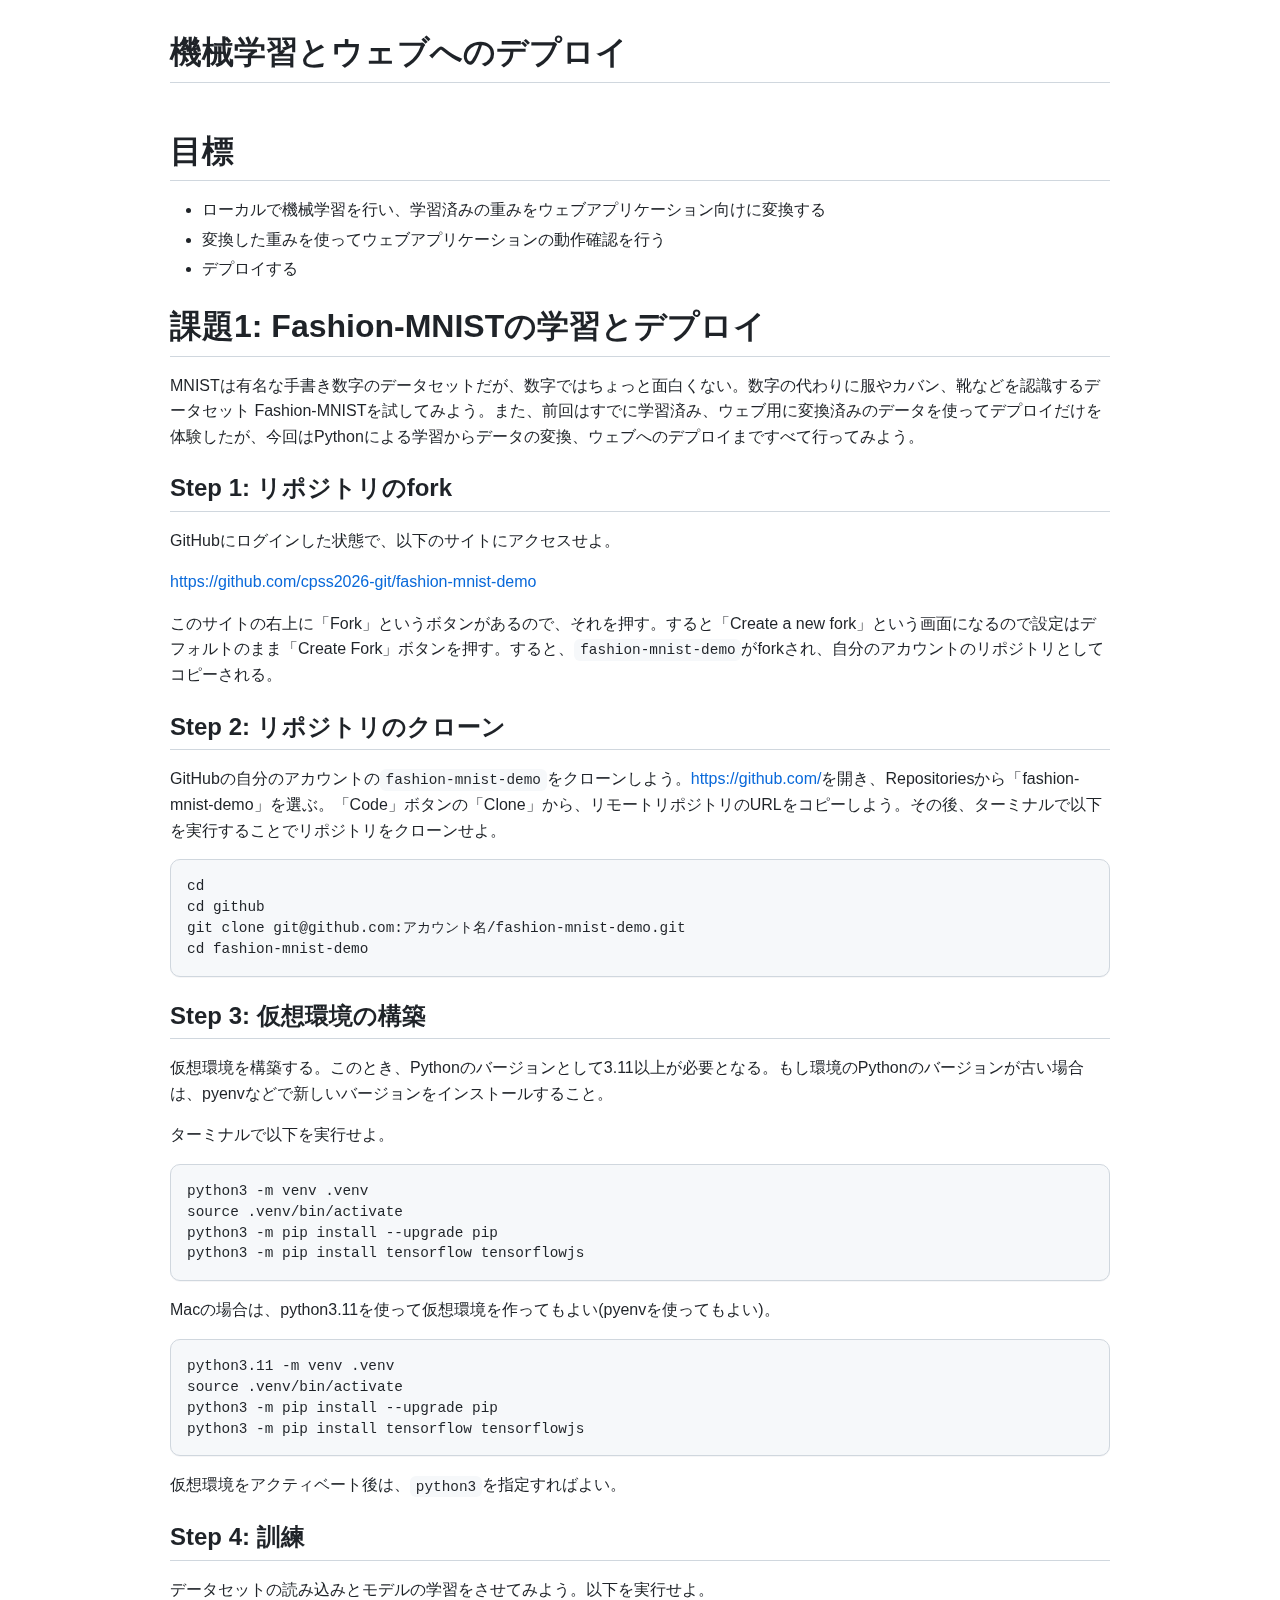
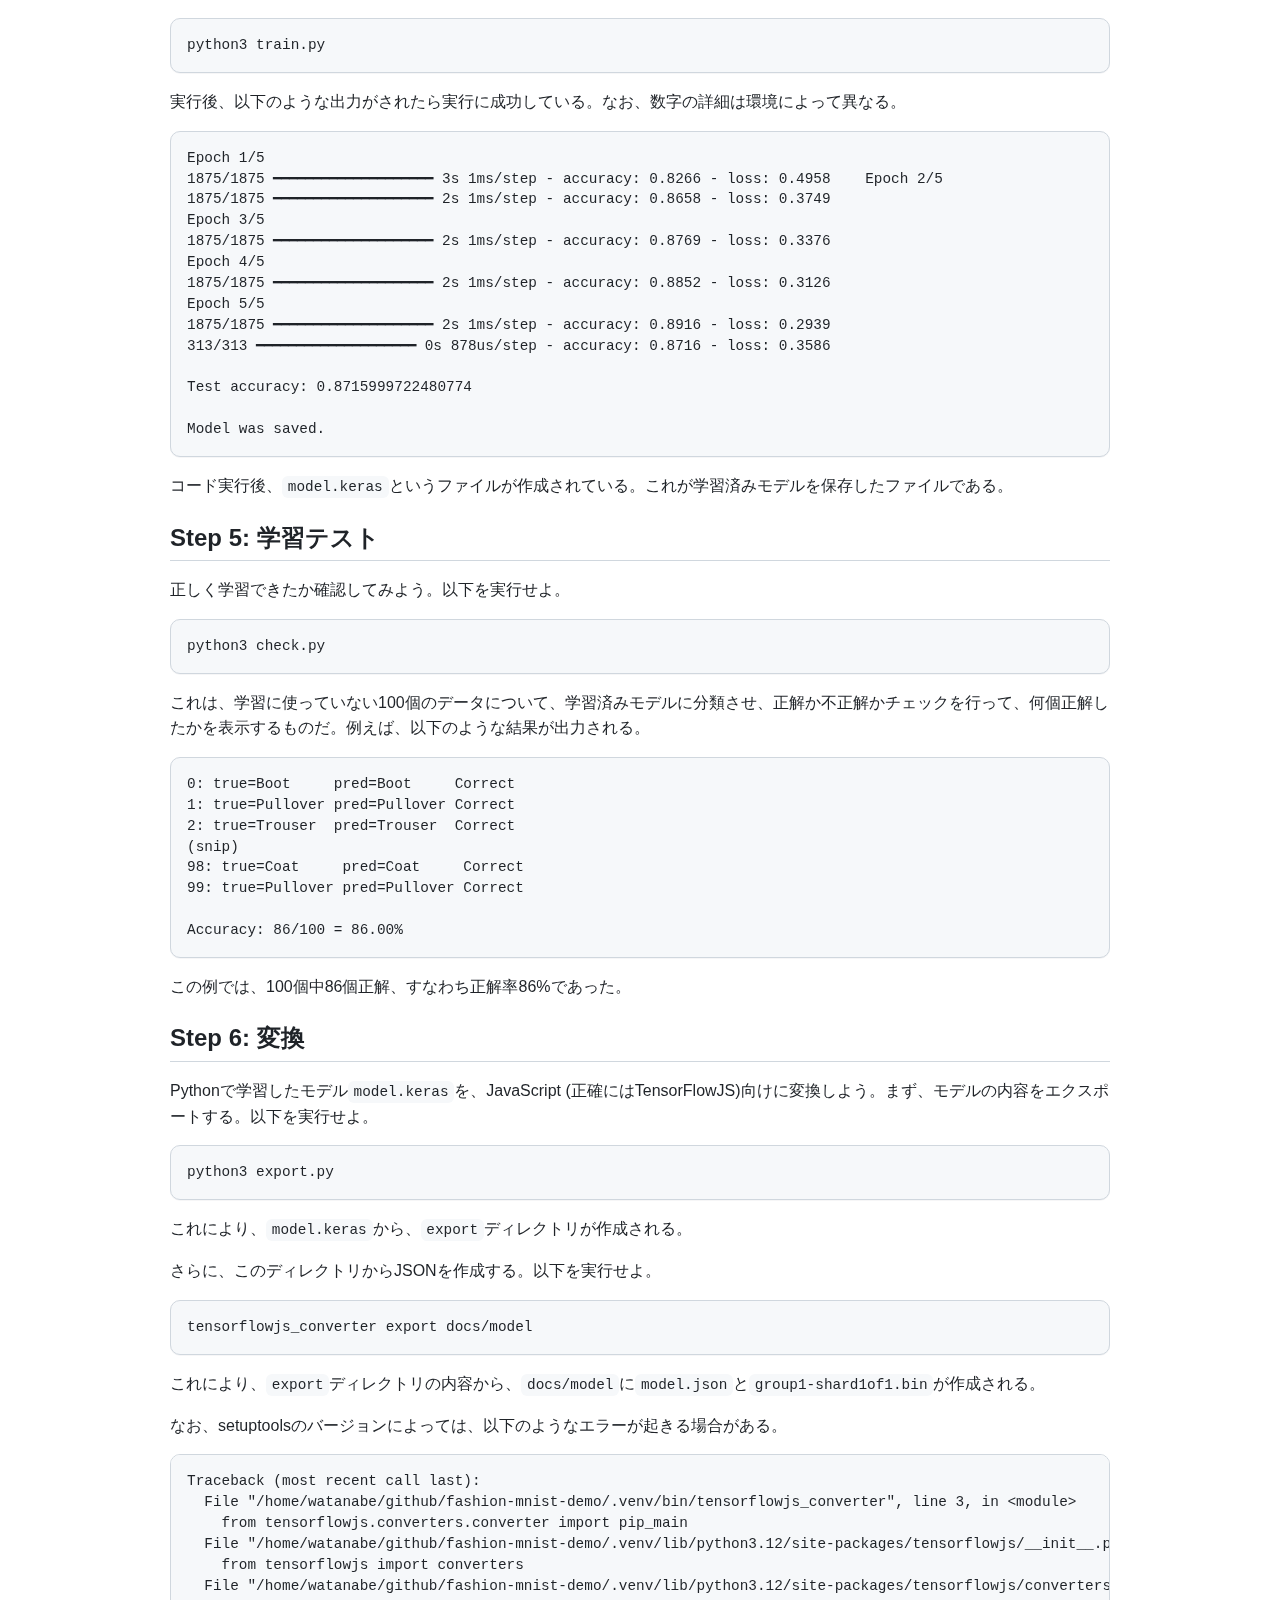
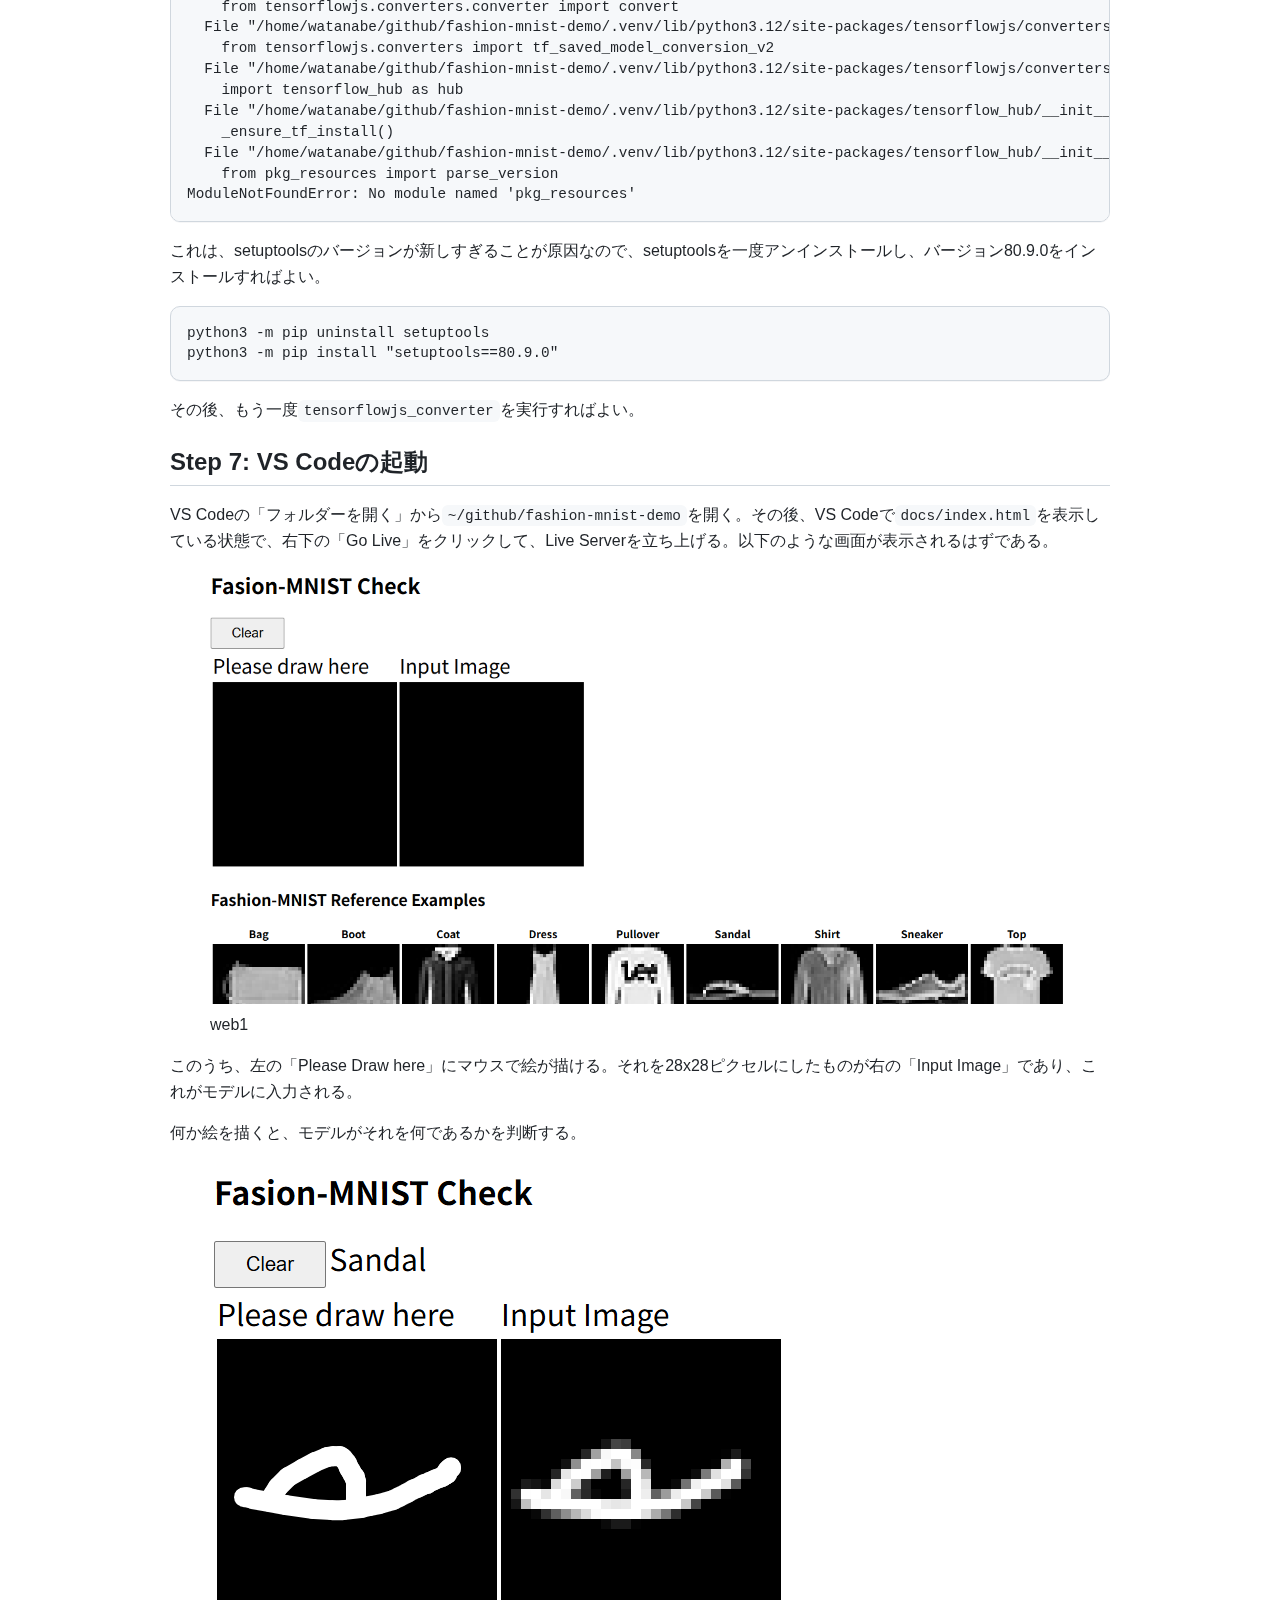
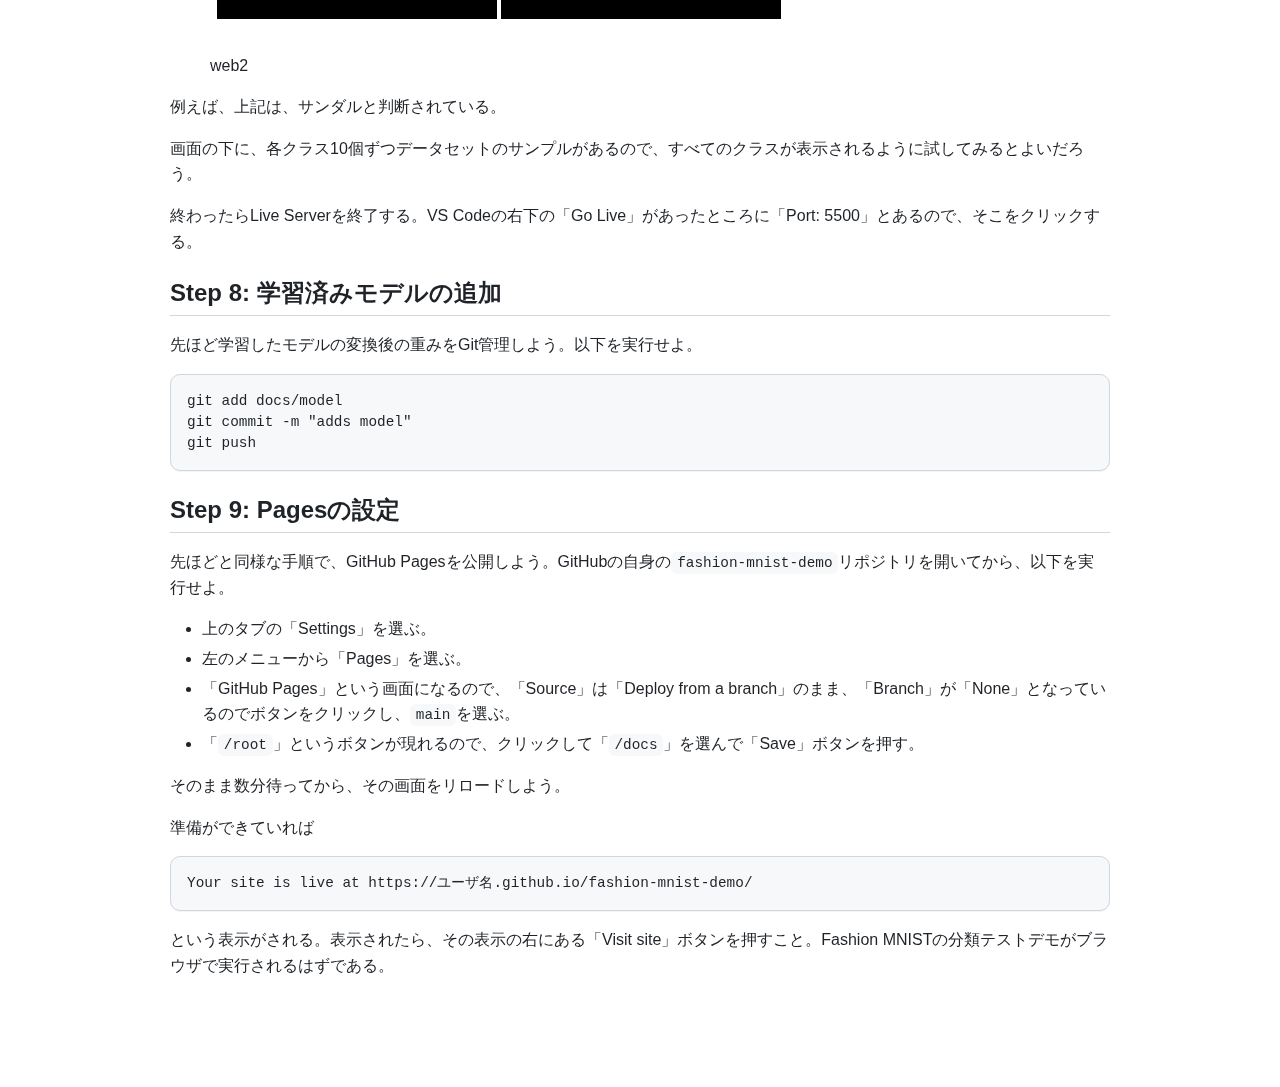
<file: 08-ml-deploy/index.html>
<!DOCTYPE html>
<html>

  <head>
    <meta charset="utf-8">
    <meta name="generator" content="pandoc">
    <meta name="viewport" content="width=device-width, initial-scale=1.0, user-scalable=yes">
                <title>機械学習とウェブへのデプロイ</title>

    <link rel="stylesheet" href="" type="text/css" />

    <meta name="viewport" content="width=device-width, initial-scale=1">

        <!--[if lt IE 9]>
    <script src="//cdnjs.cloudflare.com/ajax/libs/html5shiv/3.7.3/html5shiv-printshiv.min.js"></script>
  <![endif]-->
        <link rel="stylesheet" href="../css/style.css">
    <link href="https://use.fontawesome.com/releases/v5.6.1/css/all.css" rel="stylesheet">
  </head>

  <body>
    <article class="markdown-body">
                  <header>
        <h1 class="title">機械学習とウェブへのデプロイ</h1>
                              </header>
                  <h1 id="目標">目標</h1>
                  <ul>
                  <li>ローカルで機械学習を行い、学習済みの重みをウェブアプリケーション向けに変換する</li>
                  <li>変換した重みを使ってウェブアプリケーションの動作確認を行う</li>
                  <li>デプロイする</li>
                  </ul>
                  <h1 id="課題1-fashion-mnistの学習とデプロイ">課題1:
                  Fashion-MNISTの学習とデプロイ</h1>
                  <p>MNISTは有名な手書き数字のデータセットだが、数字ではちょっと面白くない。数字の代わりに服やカバン、靴などを認識するデータセット
                  Fashion-MNISTを試してみよう。また、前回はすでに学習済み、ウェブ用に変換済みのデータを使ってデプロイだけを体験したが、今回はPythonによる学習からデータの変換、ウェブへのデプロイまですべて行ってみよう。</p>
                  <h2 id="step-1-リポジトリのfork">Step 1:
                  リポジトリのfork</h2>
                  <p>GitHubにログインした状態で、以下のサイトにアクセスせよ。</p>
                  <p><a
                  href="https://github.com/cpss2026-git/fashion-mnist-demo">https://github.com/cpss2026-git/fashion-mnist-demo</a></p>
                  <p>このサイトの右上に「Fork」というボタンがあるので、それを押す。すると「Create
                  a new
                  fork」という画面になるので設定はデフォルトのまま「Create
                  Fork」ボタンを押す。すると、<code>fashion-mnist-demo</code>がforkされ、自分のアカウントのリポジトリとしてコピーされる。</p>
                  <h2 id="step-2-リポジトリのクローン">Step 2:
                  リポジトリのクローン</h2>
                  <p>GitHubの自分のアカウントの<code>fashion-mnist-demo</code>をクローンしよう。<a
                  href="https://github.com/">https://github.com/</a>を開き、Repositoriesから「fashion-mnist-demo」を選ぶ。「Code」ボタンの「Clone」から、リモートリポジトリのURLをコピーしよう。その後、ターミナルで以下を実行することでリポジトリをクローンせよ。</p>
                  <div class="sourceCode" id="cb1"><pre
                  class="sourceCode sh"><code class="sourceCode bash"><span id="cb1-1"><a href="#cb1-1" aria-hidden="true" tabindex="-1"></a><span class="bu">cd</span></span>
<span id="cb1-2"><a href="#cb1-2" aria-hidden="true" tabindex="-1"></a><span class="bu">cd</span> github</span>
<span id="cb1-3"><a href="#cb1-3" aria-hidden="true" tabindex="-1"></a><span class="fu">git</span> clone git@github.com:アカウント名/fashion-mnist-demo.git</span>
<span id="cb1-4"><a href="#cb1-4" aria-hidden="true" tabindex="-1"></a><span class="bu">cd</span> fashion-mnist-demo</span></code></pre></div>
                  <h2 id="step-3-仮想環境の構築">Step 3:
                  仮想環境の構築</h2>
                  <p>仮想環境を構築する。このとき、Pythonのバージョンとして3.11以上が必要となる。もし環境のPythonのバージョンが古い場合は、pyenvなどで新しいバージョンをインストールすること。</p>
                  <p>ターミナルで以下を実行せよ。</p>
                  <div class="sourceCode" id="cb2"><pre
                  class="sourceCode sh"><code class="sourceCode bash"><span id="cb2-1"><a href="#cb2-1" aria-hidden="true" tabindex="-1"></a><span class="ex">python3</span> <span class="at">-m</span> venv .venv</span>
<span id="cb2-2"><a href="#cb2-2" aria-hidden="true" tabindex="-1"></a><span class="bu">source</span> .venv/bin/activate</span>
<span id="cb2-3"><a href="#cb2-3" aria-hidden="true" tabindex="-1"></a><span class="ex">python3</span> <span class="at">-m</span> pip install <span class="at">--upgrade</span> pip</span>
<span id="cb2-4"><a href="#cb2-4" aria-hidden="true" tabindex="-1"></a><span class="ex">python3</span> <span class="at">-m</span> pip install tensorflow tensorflowjs</span></code></pre></div>
                  <p>Macの場合は、python3.11を使って仮想環境を作ってもよい(pyenvを使ってもよい)。</p>
                  <div class="sourceCode" id="cb3"><pre
                  class="sourceCode sh"><code class="sourceCode bash"><span id="cb3-1"><a href="#cb3-1" aria-hidden="true" tabindex="-1"></a><span class="ex">python3.11</span> <span class="at">-m</span> venv .venv</span>
<span id="cb3-2"><a href="#cb3-2" aria-hidden="true" tabindex="-1"></a><span class="bu">source</span> .venv/bin/activate</span>
<span id="cb3-3"><a href="#cb3-3" aria-hidden="true" tabindex="-1"></a><span class="ex">python3</span> <span class="at">-m</span> pip install <span class="at">--upgrade</span> pip</span>
<span id="cb3-4"><a href="#cb3-4" aria-hidden="true" tabindex="-1"></a><span class="ex">python3</span> <span class="at">-m</span> pip install tensorflow tensorflowjs</span></code></pre></div>
                  <p>仮想環境をアクティベート後は、<code>python3</code>を指定すればよい。</p>
                  <h2 id="step-4-訓練">Step 4: 訓練</h2>
                  <p>データセットの読み込みとモデルの学習をさせてみよう。以下を実行せよ。</p>
                  <div class="sourceCode" id="cb4"><pre
                  class="sourceCode sh"><code class="sourceCode bash"><span id="cb4-1"><a href="#cb4-1" aria-hidden="true" tabindex="-1"></a><span class="ex">python3</span> train.py</span></code></pre></div>
                  <p>実行後、以下のような出力がされたら実行に成功している。なお、数字の詳細は環境によって異なる。</p>
                  <div class="sourceCode" id="cb5"><pre
                  class="sourceCode txt"><code class="sourceCode default"><span id="cb5-1"><a href="#cb5-1" aria-hidden="true" tabindex="-1"></a>Epoch 1/5</span>
<span id="cb5-2"><a href="#cb5-2" aria-hidden="true" tabindex="-1"></a>1875/1875 ━━━━━━━━━━━━━━━━━━━━ 3s 1ms/step - accuracy: 0.8266 - loss: 0.4958    Epoch 2/5</span>
<span id="cb5-3"><a href="#cb5-3" aria-hidden="true" tabindex="-1"></a>1875/1875 ━━━━━━━━━━━━━━━━━━━━ 2s 1ms/step - accuracy: 0.8658 - loss: 0.3749  </span>
<span id="cb5-4"><a href="#cb5-4" aria-hidden="true" tabindex="-1"></a>Epoch 3/5</span>
<span id="cb5-5"><a href="#cb5-5" aria-hidden="true" tabindex="-1"></a>1875/1875 ━━━━━━━━━━━━━━━━━━━━ 2s 1ms/step - accuracy: 0.8769 - loss: 0.3376  </span>
<span id="cb5-6"><a href="#cb5-6" aria-hidden="true" tabindex="-1"></a>Epoch 4/5</span>
<span id="cb5-7"><a href="#cb5-7" aria-hidden="true" tabindex="-1"></a>1875/1875 ━━━━━━━━━━━━━━━━━━━━ 2s 1ms/step - accuracy: 0.8852 - loss: 0.3126  </span>
<span id="cb5-8"><a href="#cb5-8" aria-hidden="true" tabindex="-1"></a>Epoch 5/5</span>
<span id="cb5-9"><a href="#cb5-9" aria-hidden="true" tabindex="-1"></a>1875/1875 ━━━━━━━━━━━━━━━━━━━━ 2s 1ms/step - accuracy: 0.8916 - loss: 0.2939  </span>
<span id="cb5-10"><a href="#cb5-10" aria-hidden="true" tabindex="-1"></a>313/313 ━━━━━━━━━━━━━━━━━━━━ 0s 878us/step - accuracy: 0.8716 - loss: 0.3586</span>
<span id="cb5-11"><a href="#cb5-11" aria-hidden="true" tabindex="-1"></a></span>
<span id="cb5-12"><a href="#cb5-12" aria-hidden="true" tabindex="-1"></a>Test accuracy: 0.8715999722480774</span>
<span id="cb5-13"><a href="#cb5-13" aria-hidden="true" tabindex="-1"></a></span>
<span id="cb5-14"><a href="#cb5-14" aria-hidden="true" tabindex="-1"></a>Model was saved.</span></code></pre></div>
                  <p>コード実行後、<code>model.keras</code>というファイルが作成されている。これが学習済みモデルを保存したファイルである。</p>
                  <h2 id="step-5-学習テスト">Step 5: 学習テスト</h2>
                  <p>正しく学習できたか確認してみよう。以下を実行せよ。</p>
                  <div class="sourceCode" id="cb6"><pre
                  class="sourceCode sh"><code class="sourceCode bash"><span id="cb6-1"><a href="#cb6-1" aria-hidden="true" tabindex="-1"></a><span class="ex">python3</span> check.py</span></code></pre></div>
                  <p>これは、学習に使っていない100個のデータについて、学習済みモデルに分類させ、正解か不正解かチェックを行って、何個正解したかを表示するものだ。例えば、以下のような結果が出力される。</p>
                  <div class="sourceCode" id="cb7"><pre
                  class="sourceCode txt"><code class="sourceCode default"><span id="cb7-1"><a href="#cb7-1" aria-hidden="true" tabindex="-1"></a>0: true=Boot     pred=Boot     Correct</span>
<span id="cb7-2"><a href="#cb7-2" aria-hidden="true" tabindex="-1"></a>1: true=Pullover pred=Pullover Correct</span>
<span id="cb7-3"><a href="#cb7-3" aria-hidden="true" tabindex="-1"></a>2: true=Trouser  pred=Trouser  Correct</span>
<span id="cb7-4"><a href="#cb7-4" aria-hidden="true" tabindex="-1"></a>(snip)</span>
<span id="cb7-5"><a href="#cb7-5" aria-hidden="true" tabindex="-1"></a>98: true=Coat     pred=Coat     Correct</span>
<span id="cb7-6"><a href="#cb7-6" aria-hidden="true" tabindex="-1"></a>99: true=Pullover pred=Pullover Correct</span>
<span id="cb7-7"><a href="#cb7-7" aria-hidden="true" tabindex="-1"></a></span>
<span id="cb7-8"><a href="#cb7-8" aria-hidden="true" tabindex="-1"></a>Accuracy: 86/100 = 86.00%</span></code></pre></div>
                  <p>この例では、100個中86個正解、すなわち正解率86%であった。</p>
                  <h2 id="step-6-変換">Step 6: 変換</h2>
                  <p>Pythonで学習したモデル<code>model.keras</code>を、JavaScript
                  (正確にはTensorFlowJS)向けに変換しよう。まず、モデルの内容をエクスポートする。以下を実行せよ。</p>
                  <div class="sourceCode" id="cb8"><pre
                  class="sourceCode sh"><code class="sourceCode bash"><span id="cb8-1"><a href="#cb8-1" aria-hidden="true" tabindex="-1"></a><span class="ex">python3</span> export.py</span></code></pre></div>
                  <p>これにより、<code>model.keras</code>から、<code>export</code>ディレクトリが作成される。</p>
                  <p>さらに、このディレクトリからJSONを作成する。以下を実行せよ。</p>
                  <div class="sourceCode" id="cb9"><pre
                  class="sourceCode sh"><code class="sourceCode bash"><span id="cb9-1"><a href="#cb9-1" aria-hidden="true" tabindex="-1"></a><span class="ex">tensorflowjs_converter</span> export docs/model</span></code></pre></div>
                  <p>これにより、<code>export</code>ディレクトリの内容から、<code>docs/model</code>に<code>model.json</code>と<code>group1-shard1of1.bin</code>が作成される。</p>
                  <p>なお、setuptoolsのバージョンによっては、以下のようなエラーが起きる場合がある。</p>
                  <div class="sourceCode" id="cb10"><pre
                  class="sourceCode txt"><code class="sourceCode default"><span id="cb10-1"><a href="#cb10-1" aria-hidden="true" tabindex="-1"></a>Traceback (most recent call last):</span>
<span id="cb10-2"><a href="#cb10-2" aria-hidden="true" tabindex="-1"></a>  File &quot;/home/watanabe/github/fashion-mnist-demo/.venv/bin/tensorflowjs_converter&quot;, line 3, in &lt;module&gt;</span>
<span id="cb10-3"><a href="#cb10-3" aria-hidden="true" tabindex="-1"></a>    from tensorflowjs.converters.converter import pip_main</span>
<span id="cb10-4"><a href="#cb10-4" aria-hidden="true" tabindex="-1"></a>  File &quot;/home/watanabe/github/fashion-mnist-demo/.venv/lib/python3.12/site-packages/tensorflowjs/__init__.py&quot;, line 21, in &lt;module&gt;</span>
<span id="cb10-5"><a href="#cb10-5" aria-hidden="true" tabindex="-1"></a>    from tensorflowjs import converters</span>
<span id="cb10-6"><a href="#cb10-6" aria-hidden="true" tabindex="-1"></a>  File &quot;/home/watanabe/github/fashion-mnist-demo/.venv/lib/python3.12/site-packages/tensorflowjs/converters/__init__.py&quot;, line 21, in &lt;module&gt;</span>
<span id="cb10-7"><a href="#cb10-7" aria-hidden="true" tabindex="-1"></a>    from tensorflowjs.converters.converter import convert</span>
<span id="cb10-8"><a href="#cb10-8" aria-hidden="true" tabindex="-1"></a>  File &quot;/home/watanabe/github/fashion-mnist-demo/.venv/lib/python3.12/site-packages/tensorflowjs/converters/converter.py&quot;, line 38, in &lt;module&gt;</span>
<span id="cb10-9"><a href="#cb10-9" aria-hidden="true" tabindex="-1"></a>    from tensorflowjs.converters import tf_saved_model_conversion_v2</span>
<span id="cb10-10"><a href="#cb10-10" aria-hidden="true" tabindex="-1"></a>  File &quot;/home/watanabe/github/fashion-mnist-demo/.venv/lib/python3.12/site-packages/tensorflowjs/converters/tf_saved_model_conversion_v2.py&quot;, line 51, in &lt;module&gt;</span>
<span id="cb10-11"><a href="#cb10-11" aria-hidden="true" tabindex="-1"></a>    import tensorflow_hub as hub</span>
<span id="cb10-12"><a href="#cb10-12" aria-hidden="true" tabindex="-1"></a>  File &quot;/home/watanabe/github/fashion-mnist-demo/.venv/lib/python3.12/site-packages/tensorflow_hub/__init__.py&quot;, line 85, in &lt;module&gt;</span>
<span id="cb10-13"><a href="#cb10-13" aria-hidden="true" tabindex="-1"></a>    _ensure_tf_install()</span>
<span id="cb10-14"><a href="#cb10-14" aria-hidden="true" tabindex="-1"></a>  File &quot;/home/watanabe/github/fashion-mnist-demo/.venv/lib/python3.12/site-packages/tensorflow_hub/__init__.py&quot;, line 61, in _ensure_tf_install</span>
<span id="cb10-15"><a href="#cb10-15" aria-hidden="true" tabindex="-1"></a>    from pkg_resources import parse_version</span>
<span id="cb10-16"><a href="#cb10-16" aria-hidden="true" tabindex="-1"></a>ModuleNotFoundError: No module named &#39;pkg_resources&#39;</span></code></pre></div>
                  <p>これは、setuptoolsのバージョンが新しすぎることが原因なので、setuptoolsを一度アンインストールし、バージョン80.9.0をインストールすればよい。</p>
                  <div class="sourceCode" id="cb11"><pre
                  class="sourceCode sh"><code class="sourceCode bash"><span id="cb11-1"><a href="#cb11-1" aria-hidden="true" tabindex="-1"></a><span class="ex">python3</span> <span class="at">-m</span> pip uninstall setuptools</span>
<span id="cb11-2"><a href="#cb11-2" aria-hidden="true" tabindex="-1"></a><span class="ex">python3</span> <span class="at">-m</span> pip install <span class="st">&quot;setuptools==80.9.0&quot;</span></span></code></pre></div>
                  <p>その後、もう一度<code>tensorflowjs_converter</code>を実行すればよい。</p>
                  <h2 id="step-7-vs-codeの起動">Step 7: VS
                  Codeの起動</h2>
                  <p>VS
                  Codeの「フォルダーを開く」から<code>~/github/fashion-mnist-demo</code>を開く。その後、VS
                  Codeで<code>docs/index.html</code>を表示している状態で、右下の「Go
                  Live」をクリックして、Live
                  Serverを立ち上げる。以下のような画面が表示されるはずである。</p>
                  <figure>
                  <img src="fig/web1.png" alt="web1" />
                  <figcaption aria-hidden="true">web1</figcaption>
                  </figure>
                  <p>このうち、左の「Please Draw
                  here」にマウスで絵が描ける。それを28x28ピクセルにしたものが右の「Input
                  Image」であり、これがモデルに入力される。</p>
                  <p>何か絵を描くと、モデルがそれを何であるかを判断する。</p>
                  <figure>
                  <img src="fig/web2.png" alt="web2" />
                  <figcaption aria-hidden="true">web2</figcaption>
                  </figure>
                  <p>例えば、上記は、サンダルと判断されている。</p>
                  <p>画面の下に、各クラス10個ずつデータセットのサンプルがあるので、すべてのクラスが表示されるように試してみるとよいだろう。</p>
                  <p>終わったらLive Serverを終了する。VS
                  Codeの右下の「Go Live」があったところに「Port:
                  5500」とあるので、そこをクリックする。</p>
                  <h2 id="step-8-学習済みモデルの追加">Step 8:
                  学習済みモデルの追加</h2>
                  <p>先ほど学習したモデルの変換後の重みをGit管理しよう。以下を実行せよ。</p>
                  <div class="sourceCode" id="cb12"><pre
                  class="sourceCode sh"><code class="sourceCode bash"><span id="cb12-1"><a href="#cb12-1" aria-hidden="true" tabindex="-1"></a><span class="fu">git</span> add docs/model</span>
<span id="cb12-2"><a href="#cb12-2" aria-hidden="true" tabindex="-1"></a><span class="fu">git</span> commit <span class="at">-m</span> <span class="st">&quot;adds model&quot;</span></span>
<span id="cb12-3"><a href="#cb12-3" aria-hidden="true" tabindex="-1"></a><span class="fu">git</span> push</span></code></pre></div>
                  <h2 id="step-9-pagesの設定">Step 9: Pagesの設定</h2>
                  <p>先ほどと同様な手順で、GitHub
                  Pagesを公開しよう。GitHubの自身の<code>fashion-mnist-demo</code>リポジトリを開いてから、以下を実行せよ。</p>
                  <ul>
                  <li>上のタブの「Settings」を選ぶ。</li>
                  <li>左のメニューから「Pages」を選ぶ。</li>
                  <li>「GitHub
                  Pages」という画面になるので、「Source」は「Deploy from
                  a
                  branch」のまま、「Branch」が「None」となっているのでボタンをクリックし、<code>main</code>を選ぶ。</li>
                  <li>「<code>/root</code>」というボタンが現れるので、クリックして「<code>/docs</code>」を選んで「Save」ボタンを押す。</li>
                  </ul>
                  <p>そのまま数分待ってから、その画面をリロードしよう。</p>
                  <p>準備ができていれば</p>
                  <div class="sourceCode" id="cb13"><pre
                  class="sourceCode txt"><code class="sourceCode default"><span id="cb13-1"><a href="#cb13-1" aria-hidden="true" tabindex="-1"></a>Your site is live at https://ユーザ名.github.io/fashion-mnist-demo/</span></code></pre></div>
                  <p>という表示がされる。表示されたら、その表示の右にある「Visit
                  site」ボタンを押すこと。Fashion
                  MNISTの分類テストデモがブラウザで実行されるはずである。</p>
          </article>
  </body>

  </html>
</file>
<file: css/style.css>
/* ------------------------------------------------------------
   GitHub-like Markdown CSS (light/dark, responsive)
   Target: <article class="markdown-body"> ... </article>
   ------------------------------------------------------------ */

/* Base colors (light) */
:root {
    --gh-bg: #ffffff;
    --gh-fg: #1f2328;
    --gh-muted: #57606a;
    --gh-border: #d0d7de;
    --gh-subtle-bg: #f6f8fa;
    --gh-accent: #0969da;
    --gh-accent-visited: #8250df;

    --gh-code-fg: #1f2328;
    --gh-code-bg: #f6f8fa;

    --gh-kbd-bg: #f6f8fa;
    --gh-kbd-border: #d0d7de;

    --gh-table-stripe: #f6f8fa;
    --gh-shadow: 0 1px 0 rgba(31, 35, 40, 0.04);
}

/* Dark mode */
@media (prefers-color-scheme: dark) {
    :root {
        --gh-bg: #0d1117;
        --gh-fg: #e6edf3;
        --gh-muted: #8b949e;
        --gh-border: #30363d;
        --gh-subtle-bg: #161b22;
        --gh-accent: #2f81f7;
        --gh-accent-visited: #a371f7;

        --gh-code-fg: #e6edf3;
        --gh-code-bg: #161b22;

        --gh-kbd-bg: #161b22;
        --gh-kbd-border: #30363d;

        --gh-table-stripe: #161b22;
        --gh-shadow: none;
    }
}

html,
body {
    background: var(--gh-bg);
    color: var(--gh-fg);
    margin: 0;
    padding: 0;
}

/* System font stack close to GitHub */
body {
    font-family: -apple-system, BlinkMacSystemFont, "Segoe UI", "Noto Sans",
        "Hiragino Kaku Gothic ProN", "Yu Gothic UI", Meiryo,
        Helvetica, Arial, sans-serif, "Apple Color Emoji", "Segoe UI Emoji";
    line-height: 1.6;
    font-size: 16px;
}

/* Main container */
.markdown-body {
    box-sizing: border-box;
    max-width: 980px;
    /* GitHub-ish */
    margin: 0 auto;
    padding: 32px 20px;
}

/* Smaller padding on mobile */
@media (max-width: 600px) {
    .markdown-body {
        padding: 18px 14px;
    }
}

/* Header block in your template */
.markdown-body header {
    margin-bottom: 24px;
    padding-bottom: 16px;
    /*border-bottom: 1px solid var(--gh-border);*/
}

.markdown-body .title {
    margin: 0 0 8px 0;
}

/* Subtitle/author/date */
.markdown-body .subtitle,
.markdown-body .author,
.markdown-body .date {
    margin: 4px 0;
    color: var(--gh-muted);
}

/* Links */
.markdown-body a {
    color: var(--gh-accent);
    text-decoration: none;
}

.markdown-body a:hover {
    text-decoration: underline;
}

.markdown-body a:visited {
    color: var(--gh-accent-visited);
}

/* Headings */
.markdown-body h1,
.markdown-body h2,
.markdown-body h3,
.markdown-body h4,
.markdown-body h5,
.markdown-body h6 {
    font-weight: 600;
    line-height: 1.25;
    margin-top: 24px;
    margin-bottom: 16px;
}

.markdown-body h1 {
    font-size: 2em;
    padding-bottom: 0.3em;
    border-bottom: 1px solid var(--gh-border);
}

.markdown-body h2 {
    font-size: 1.5em;
    padding-bottom: 0.3em;
    border-bottom: 1px solid var(--gh-border);
}

.markdown-body h3 {
    font-size: 1.25em;
}

.markdown-body h4 {
    font-size: 1em;
}

.markdown-body h5 {
    font-size: 0.875em;
}

.markdown-body h6 {
    font-size: 0.85em;
    color: var(--gh-muted);
}

/* Paragraphs */
.markdown-body p {
    margin-top: 0;
    margin-bottom: 16px;
}

/* Lists */
.markdown-body ul,
.markdown-body ol {
    padding-left: 2em;
    margin-top: 0;
    margin-bottom: 16px;
}

.markdown-body li {
    margin: 0.25em 0;
}

.markdown-body li>p {
    margin-top: 8px;
}

/* Task lists */
.markdown-body input[type="checkbox"] {
    margin: 0 0.6em 0.15em -1.6em;
    vertical-align: middle;
}

/* Blockquotes */
.markdown-body blockquote {
    margin: 0 0 16px 0;
    padding: 0 1em;
    color: var(--gh-muted);
    border-left: 0.25em solid var(--gh-border);
}

/* Horizontal rule */
.markdown-body hr {
    border: 0;
    border-top: 1px solid var(--gh-border);
    margin: 24px 0;
}

/* Inline code */
.markdown-body code {
    font-family: ui-monospace, SFMono-Regular, SF Mono, Menlo, Consolas,
        "Liberation Mono", monospace;
    font-size: 0.9em;
    color: var(--gh-code-fg);
    background: var(--gh-code-bg);
    padding: 0.2em 0.4em;
    border-radius: 6px;
}

/* Code blocks */
.markdown-body pre {
    margin: 0 0 16px 0;
    padding: 16px;
    overflow: auto;
    font-size: 0.9em;
    line-height: 1.45;
    background: var(--gh-code-bg);
    border: 1px solid var(--gh-border);
    border-radius: 10px;
    box-shadow: var(--gh-shadow);
}

.markdown-body pre code {
    background: transparent;
    padding: 0;
    border-radius: 0;
    font-size: inherit;
    color: inherit;
}

/* Tables */
.markdown-body table {
    border-collapse: collapse;
    width: 100%;
    margin: 0 0 16px 0;
    display: block;
    overflow: auto;
    /* horizontal scroll on small screens */
}

.markdown-body table th,
.markdown-body table td {
    border: 1px solid var(--gh-border);
    padding: 6px 13px;
}

.markdown-body table th {
    font-weight: 600;
    background: var(--gh-subtle-bg);
}

.markdown-body table tr:nth-child(2n) {
    background: var(--gh-table-stripe);
}

/* Images */
.markdown-body img {
    max-width: 100%;
    height: auto;
    box-sizing: content-box;
    background: transparent;
}

/* Make shields badges behave like GitHub (avoid full-width) */
.markdown-body a>img[src*="img.shields.io"] {
    width: auto !important;
    height: 20px;
    max-width: none !important;
    display: inline-block;
    vertical-align: middle;
    margin-right: 6px;
}

/* KBD */
.markdown-body kbd {
    display: inline-block;
    padding: 3px 5px;
    font: 0.85em ui-monospace, SFMono-Regular, SF Mono, Menlo, Consolas, "Liberation Mono", monospace;
    line-height: 1;
    color: var(--gh-fg);
    background: var(--gh-kbd-bg);
    border: 1px solid var(--gh-kbd-border);
    border-bottom-width: 2px;
    border-radius: 6px;
}

/* Details/Summary (often used in GitHub docs) */
.markdown-body details {
    margin: 0 0 16px 0;
    padding: 10px 12px;
    border: 1px solid var(--gh-border);
    border-radius: 10px;
    background: var(--gh-subtle-bg);
}

.markdown-body summary {
    cursor: pointer;
    font-weight: 600;
}

/* TOC block in your template */
.markdown-body nav#TOC,
.markdown-body nav[id$="TOC"] {
    margin: 16px 0 24px 0;
    padding: 12px 14px;
    border: 1px solid var(--gh-border);
    border-radius: 10px;
    background: var(--gh-subtle-bg);
}

.markdown-body nav#TOC ul,
.markdown-body nav[id$="TOC"] ul {
    margin: 0;
}
</file>
